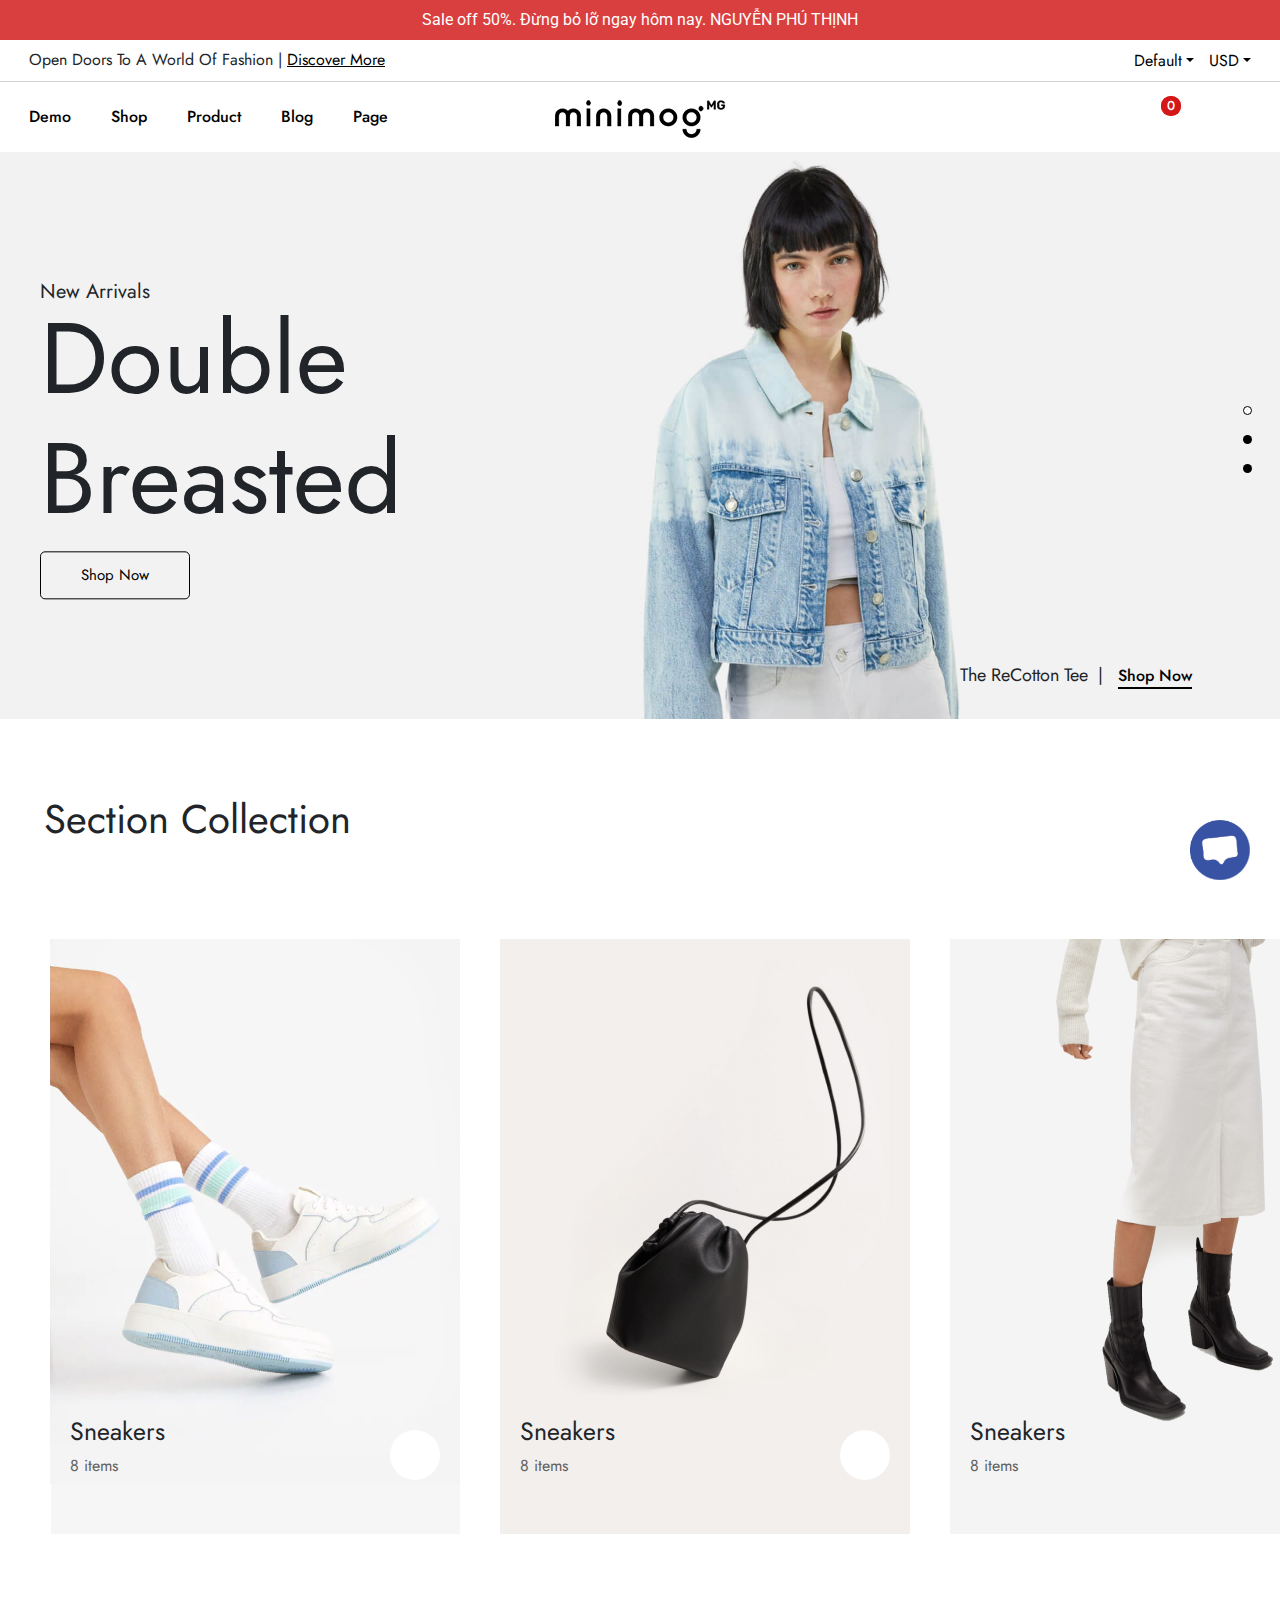
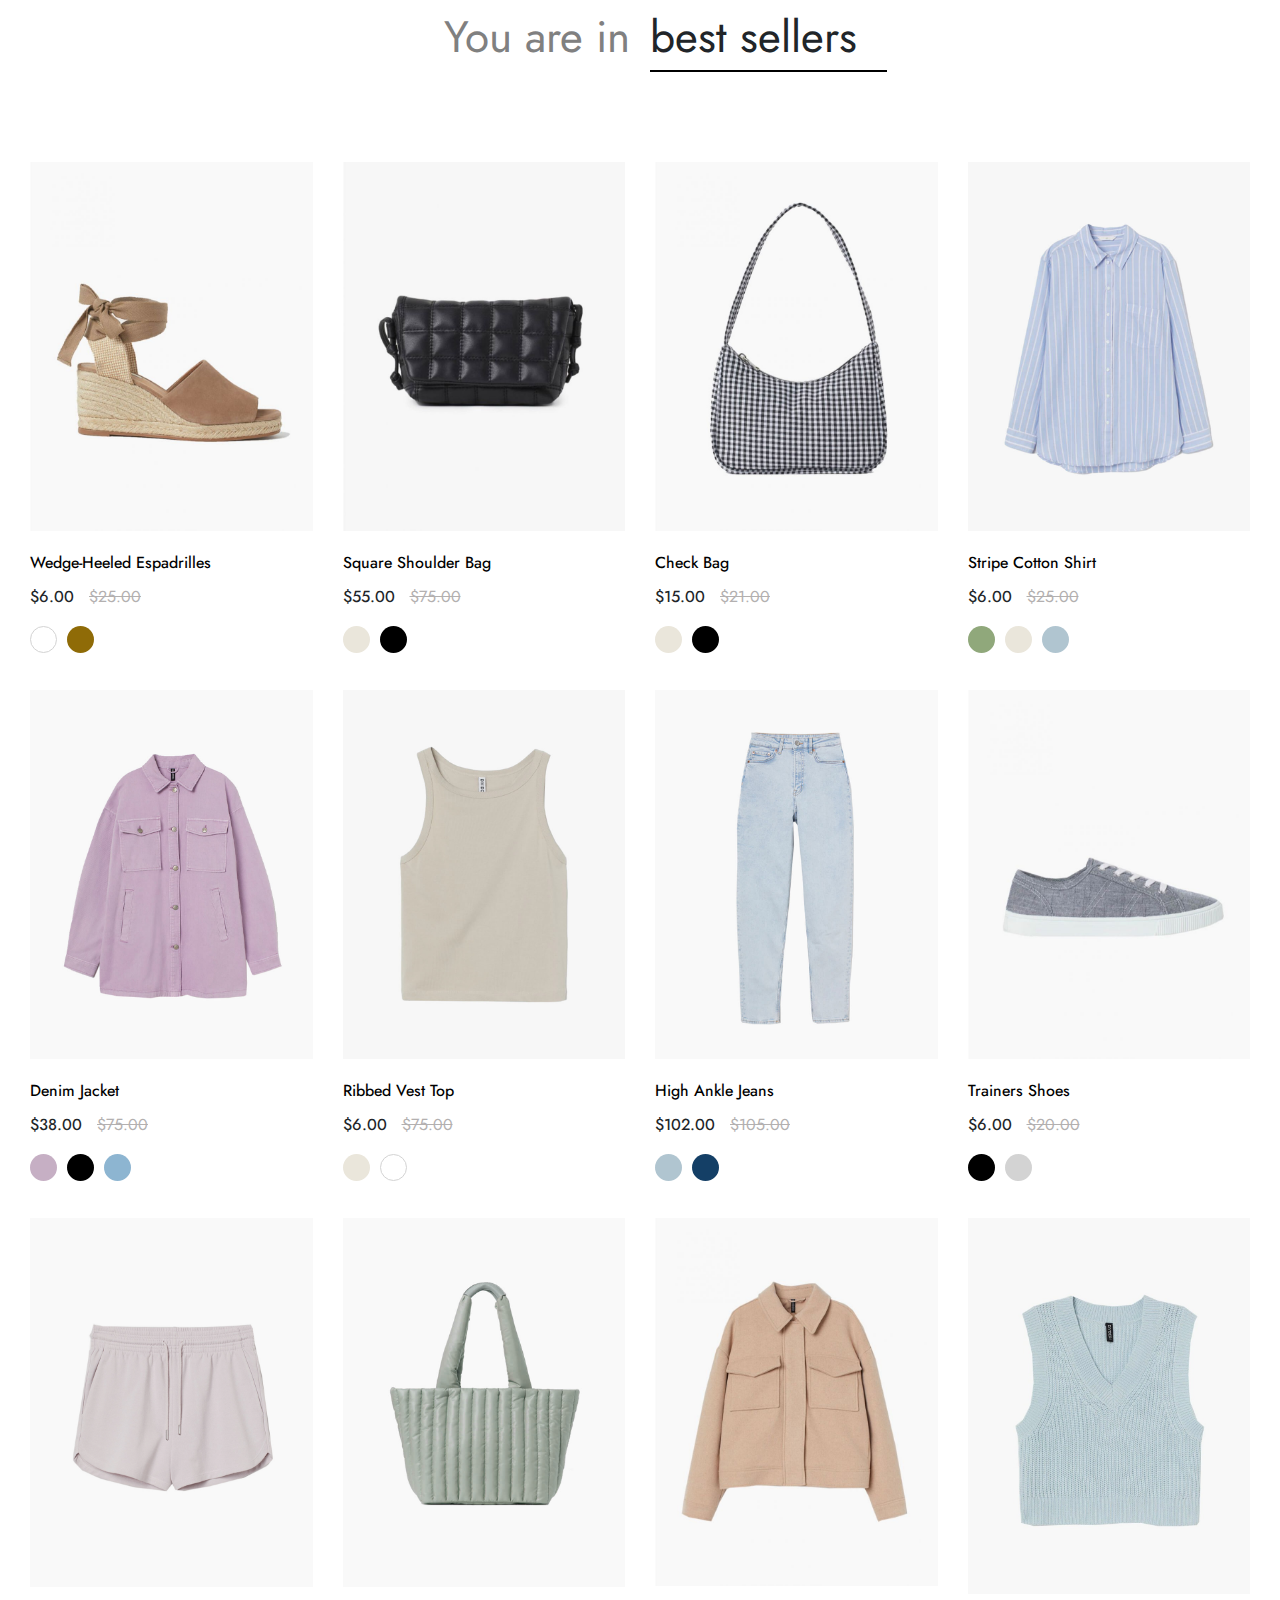
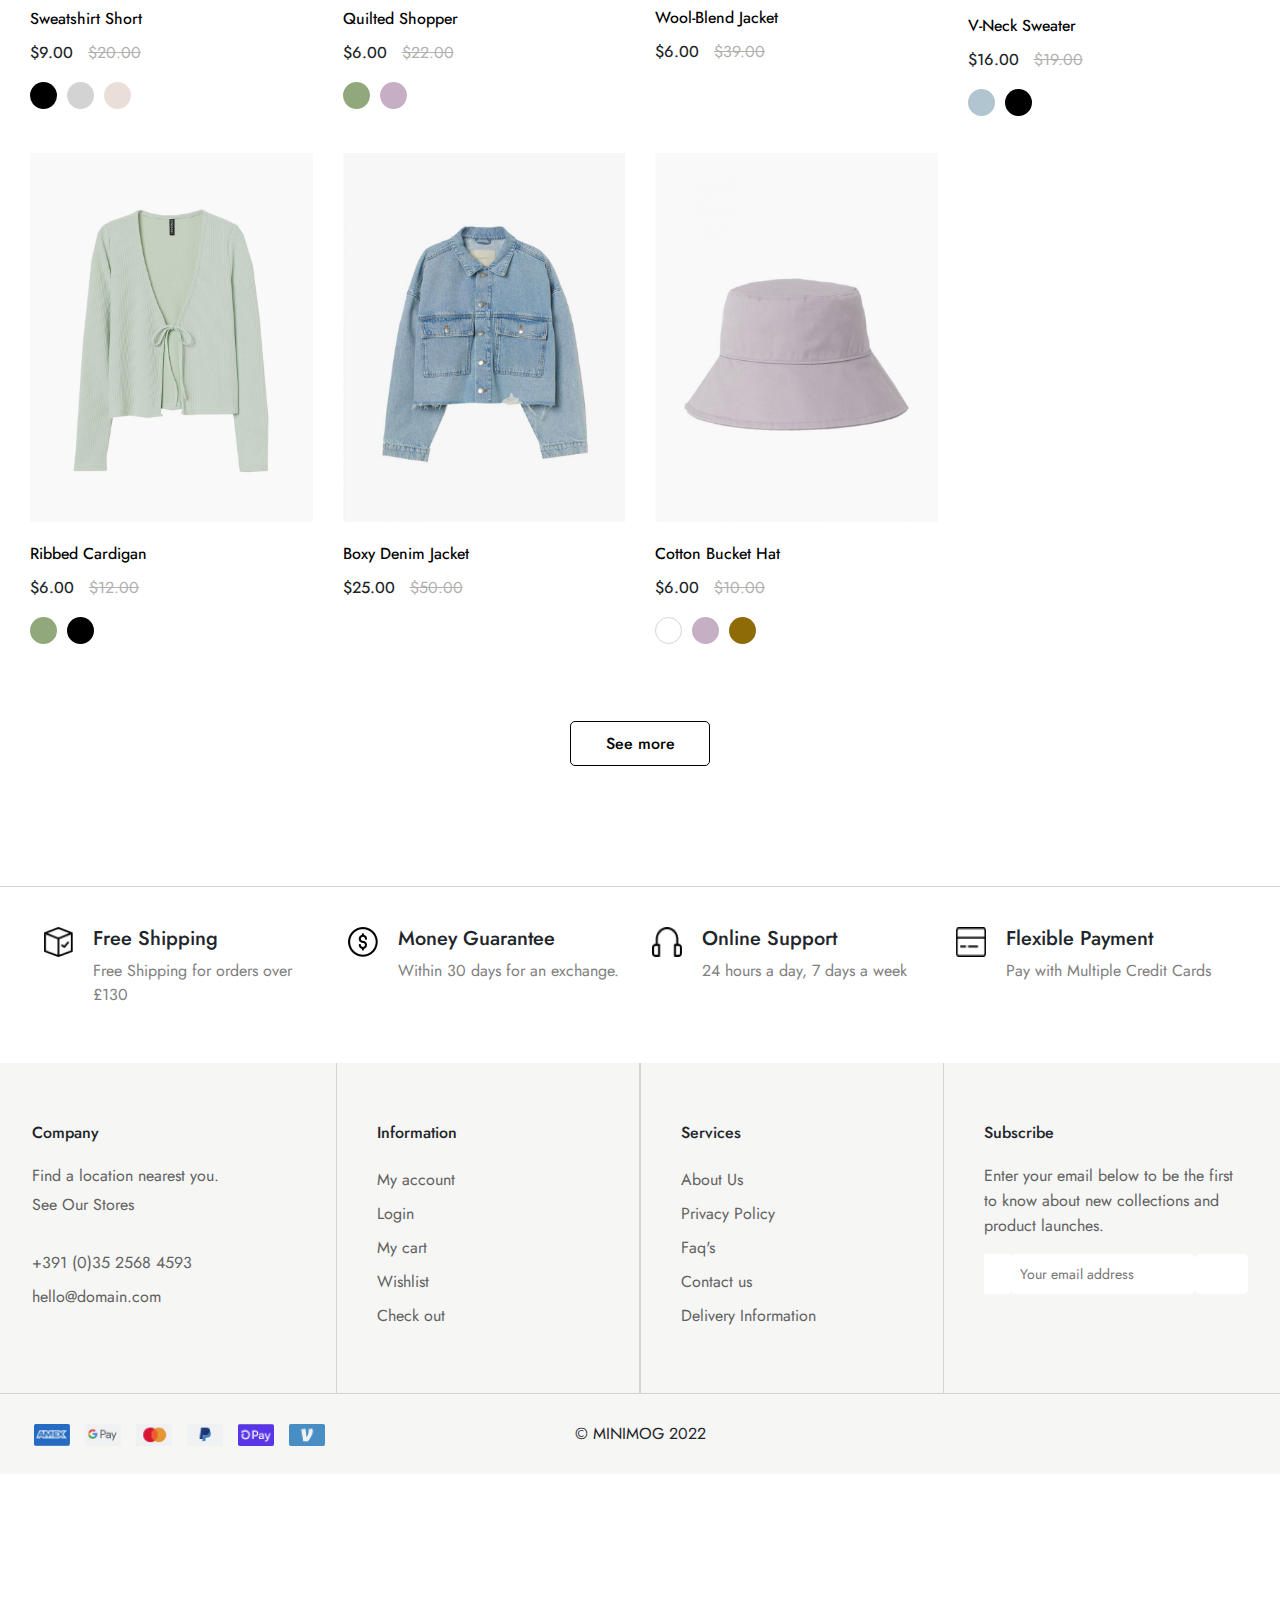
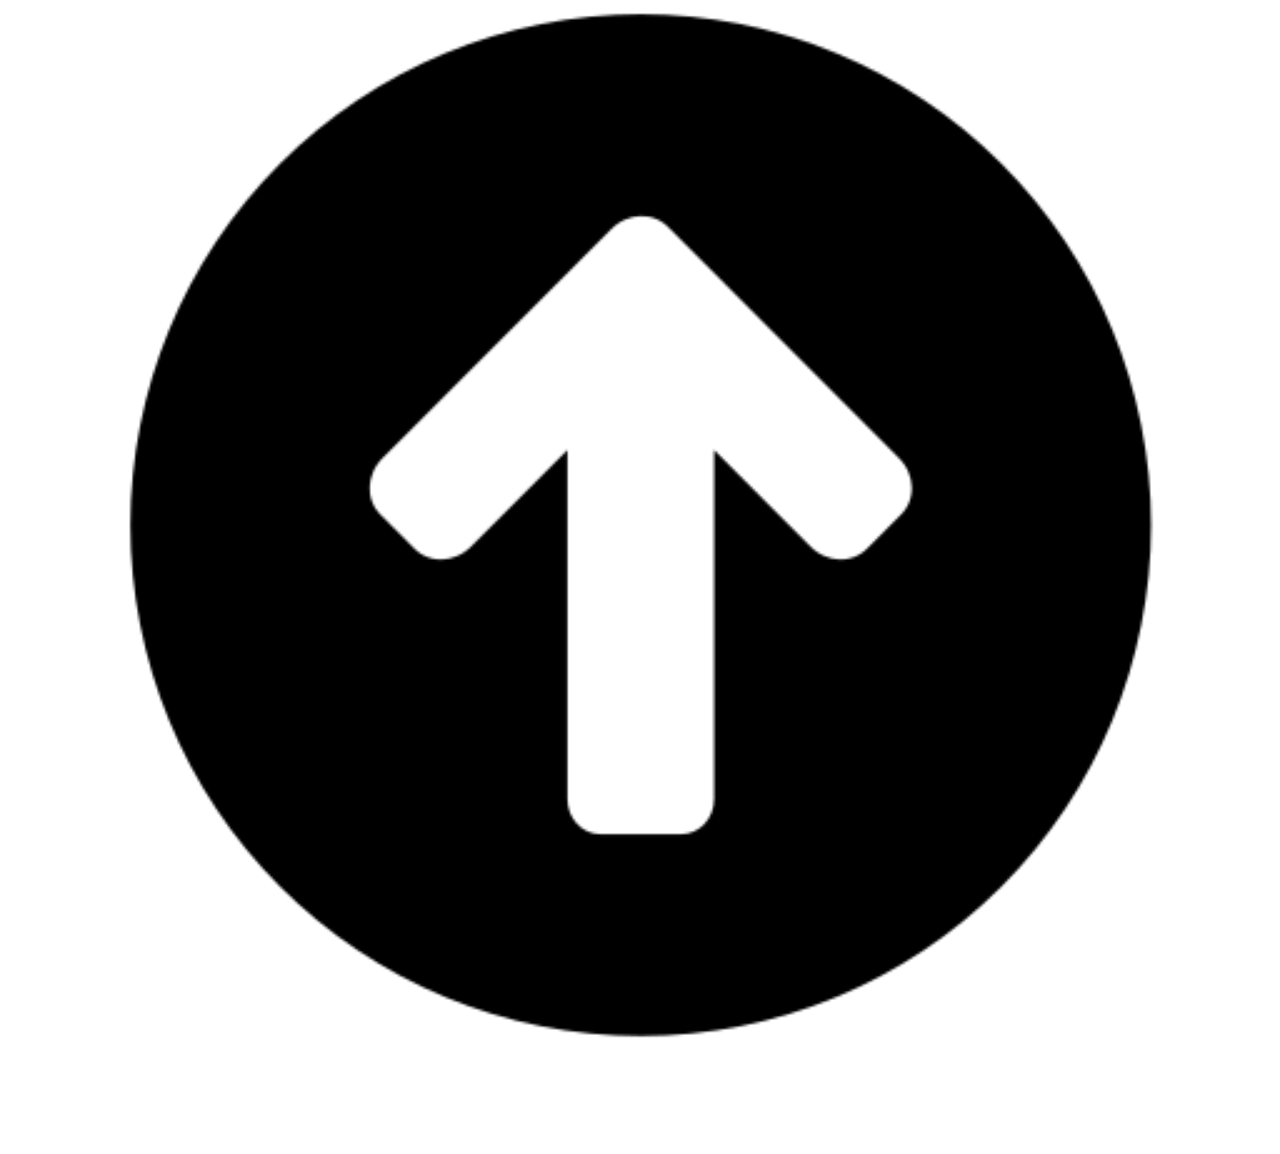
<file: index.html>
<!DOCTYPE html>
<html lang="en">

<head>
    <meta charset="UTF-8">
    <meta http-equiv="X-UA-Compatible" content="IE=edge">
    <meta name="viewport" content="width=device-width, initial-scale=1.0">
    <link rel="stylesheet" href="assets/css/normalize.css">
    <link rel="stylesheet" href="assets/css/style.css">
    <link href="https://cdn.jsdelivr.net/npm/bootstrap@5.2.3/dist/css/bootstrap.min.css" rel="stylesheet">
    <script src="https://cdn.jsdelivr.net/npm/bootstrap@5.2.3/dist/js/bootstrap.bundle.min.js"></script>
    <link rel="stylesheet" href="https://cdnjs.cloudflare.com/ajax/libs/font-awesome/6.2.1/css/all.min.css"
        integrity="sha512-MV7K8+y+gLIBoVD59lQIYicR65iaqukzvf/nwasF0nqhPay5w/9lJmVM2hMDcnK1OnMGCdVK+iQrJ7lzPJQd1w=="
        crossorigin="anonymous" referrerpolicy="no-referrer" />
    <link rel="preconnect" href="https://fonts.googleapis.com">
    <link rel="preconnect" href="https://fonts.gstatic.com" crossorigin>
    <link
        href="https://fonts.googleapis.com/css2?family=Jost:ital,wght@0,300;0,400;0,500;1,300;1,400;1,500&family=Roboto:ital,wght@0,300;0,400;1,300;1,400&display=swap"
        rel="stylesheet">
    <script src="https://ajax.googleapis.com/ajax/libs/jquery/3.6.1/jquery.min.js"></script>
    <title>Home</title>
</head>

<body>
    <!-- Top -->
    <div class="top1 container-fluid">
        <div class="row">
            <!-- <div class="col-12 d-flex align-items-center justify-content-center">Free Delivery on orders over $200. Don’t miss discount.</div> -->
            <div class="col-12 d-flex align-items-center justify-content-center">Sale off 50%. Đừng bỏ lỡ ngay hôm nay.
                NGUYỄN PHÚ THỊNH</div>
            <div class="top1-close"><i class="fa-solid fa-xmark"></i></div>
        </div>
    </div>
    <div class="top2 container-fluid">
        <div class="row">
            <div class="col-xxl-4 text-start">
                <a href="https://www.instagram.com/phuthinhnguyen1407/" target="_blank"><i
                        class="fa-brands fa-instagram"></i></a>
                <span>100k Followers</span>
                <a class="facebook" href="https://www.facebook.com/profile.php?id=100009223194372" target="_blank"><i
                        class="fa-brands fa-facebook"></i></a>
                <span>300k Followers</span>
            </div>
            <div class="col-md-9 col-xl-6 col-xxl-4">
                <span>Open Doors To A World Of Fashion </span><span>|</span>
                <a href=""> Discover More</a>
            </div>
            <div class="col-md-3 col-xl-6 col-xxl-4 text-end">
                <div class="btn-group">
                    <a class="dropdown-toggle" data-bs-toggle="dropdown" aria-expanded="false">Default</a>
                    <ul class="dropdown-menu dropdown-menu-end">
                        <li><a class="dropdown-item" href="#">Fashion 02</a></li>
                        <li><a class="dropdown-item" href="#">Fashion 03</a></li>
                        <li><a class="dropdown-item" href="#">Fashion 04</a></li>
                        <li><a class="dropdown-item" href="#">Fashion 05</a></li>
                        <li><a class="dropdown-item" href="#">Fashion 06</a></li>
                        <li><a class="dropdown-item" href="#">Fashion 07</a></li>
                        <li><a class="dropdown-item" href="#">Fashion 08</a></li>
                        <li><a class="dropdown-item" href="#">Fashion 09</a></li>
                        <li><a class="dropdown-item" href="#">Fashion 10</a></li>
                        <li><a class="dropdown-item" href="#">Fashion 11</a></li>
                        <li><a class="dropdown-item" href="#">Fashion 12</a></li>
                        <li><a class="dropdown-item" href="#">Fashion 13</a></li>
                        <li><a class="dropdown-item" href="#">Fashion RTL</a></li>
                    </ul>
                </div>
                <div class="btn-group">
                    <a class="dropdown-toggle" data-bs-toggle="dropdown" aria-expanded="false">USD</a>
                    <ul class="dropdown-menu dropdown-menu-end usd">
                        <li><a class="dropdown-item" href="#">GBP</a></li>
                        <li><a class="dropdown-item" href="#">EUR</a></li>
                    </ul>
                </div>
            </div>
        </div>
    </div>
    <nav class="container-fluid">
        <div class="row d-flex align-items-center">
            <div class="col-4 left">
                <ul>
                    <li>
                        <a href="index.html">Demo<i class="fa fa-chevron-down" aria-hidden="true"></i></a>
                        <div class="menu-dropdown">
                            <div class="menu-dropdown-item">
                                <div><a href="">Home V1</a><a id="hot">Hot</a></div>
                                <div><a href="">Home V2</a><a id="hot">Hot</a></div>
                                <div><a href="">Home V3</a><a id="hot">Hot</a></div>
                                <div><a href="">Home V4</a></div>
                                <div><a href="">Home V5</a></div>
                                <div><a href="">Home V6</a></div>
                                <div><a href="">Home V7</a></div>
                            </div>
                            <div class="menu-dropdown-item">
                                <div><a href="">Home V8</a></div>
                                <div><a href="">Home V9</a></div>
                                <div><a href="">Home V10</a></div>
                                <div><a href="">Home V11</a></div>
                                <div><a href="">Home V12</a></div>
                                <div><a href="">Home V13</a><a id="hot">Hot</a></div>
                                <div><a href="">Megastore</a><a id="hot">Hot</a></div>
                            </div>
                            <div class="menu-dropdown-item">
                                <div><a href="">Megamog</a><a id="hot">Hot</a></div>
                                <div><a href="">Supergear</a><a id="hot">Hot</a></div>
                                <div><a href="">Active Wear</a><a id="new">New</a></div>
                                <div><a href="">Furniture Store</a></div>
                                <div><a href="">Case Phone Store</a></div>
                                <div><a href="">Socks Store</a></div>
                                <div><a href="">Bedding Store</a></div>
                            </div>
                            <div class="menu-dropdown-item">
                                <div><a href="">Sneaker Store</a><a id="new">New</a></div>
                                <div><a href="">Jewelry Store</a></div>
                                <div><a href="">Bra Store</a><a id="hot">Hot</a></div>
                                <div><a href="">Backpack Store</a></div>
                                <div><a href="">Houseware Store</a></div>
                                <div><a href="">Hat Store</a></div>
                                <div><a href="">Bag Store</a></div>
                            </div>
                            <div class="menu-dropdown-item">
                                <div><a href="">Paintme Store</a></div>
                                <div><a href="">Watch Store</a></div>
                                <div><a href="">Header 1</a><a id="new">New</a></div>
                                <div><a href="">Header 2</a></div>
                                <div><a href="">Header 3</a><a id="hot">Hot</a></div>
                                <div><a href="">Header 4</a></div>
                                <div><a href="">Header 5</a></div>
                            </div>
                            <div class="menu-dropdown-item">
                                <div><a href="">Header Layout 6</a></div>
                                <div><a href="">Header Layout 7</a></div>
                                <div><a href="">Header Layout 8</a></div>
                                <div><a href="">Header Layout 9</a></div>
                                <div><a href="">Header Layout 10</a></div>
                                <div><a href="">Header Layout 11</a></div>
                                <div><a href="">Header Layout 12</a></div>
                            </div>
                        </div>
                    </li>

                    <li>
                        <a href="shop.html">Shop<i class="fa fa-chevron-down" aria-hidden="true"></i></a>
                        <div class="menu-dropdown">
                            <div class="menu-dropdown-item">
                                <div><a href="">Grid Layout</a></div>
                                <div><a href="">Masonry Layout</a></div>
                                <div> <a href="">Packery Layout</a></div>
                                <div><a href="">List View</a></div>
                                <div><a href="">Grid 2 Columns</a></div>
                                <div><a href="">Grid 3 Columns</a></div>
                            </div>
                            <div class="menu-dropdown-item">
                                <div><a href="">Grid 4 Columns</a></div>
                                <div><a href="">Grid 5 Columns</a></div>
                                <div><a href="">Left Sidebar</a></div>
                                <div><a href="">Right Sidebar</a></div>
                                <div><a href="">Canvas Sidebar</a></div>
                                <div><a href="">List - Left Sidebar</a></div>
                            </div>
                            <div class="menu-dropdown-item">
                                <div><a href="">Pagination</a></div>
                                <div><a href="">Load More Button</a></div>
                                <div><a href="">Infinit Scrolling</a></div>
                                <div><a href="">Collection & Product</a></div>
                            </div>
                            <div class="menu-dropdown-item">
                                <div><a href="">Hover Style 1</a></div>
                                <div><a href="">Hover Style 2</a></div>
                                <div><a href="">Hover Style 3</a></div>
                            </div>
                            <div class="menu-dropdown-item">
                                <img id="season" src="assets/images/home/shop_megamenu_01.jpeg" alt="">
                                <p>The new - season shoes edit</p>
                                <a href="" id="shopnow">Shop Now</a>
                            </div>
                        </div>
                    </li>

                    <li>
                        <a href="product.html">Product<i class="fa fa-chevron-down" aria-hidden="true"></i></a>
                        <div class="menu-dropdown">
                            <div class="menu-dropdown-item">
                                <div><a href="">Product Layout 1</a></div>
                                <div><a href="">Product Layout 2</a></div>
                                <div><a href="">Product Layout 3</a></div>
                                <div> <a href="">Product Layout 4</a></div>
                                <div><a href="">Bottom Thumbnails</a></div>
                                <div><a href="">Right Thumbnails</a></div>
                                <div><a href="">Without Thumbnails</a></div>
                                <div><a href="">Tab Accordions</a></div>
                                <div><a href="">Tab Accordions 2</a></div>
                            </div>
                            <div class="menu-dropdown-item">
                                <div><a href="">Images Swatch</a></div>
                                <div><a href="">Full Width</a></div>
                                <div><a href="">Custom Tab 1</a></div>
                                <div><a href="">Custom Tab 2</a></div>
                                <div><a href="">Upsell</a></div>
                                <div><a href="">Real Time Visitors</a></div>
                                <div><a href="">Save More</a></div>
                            </div>
                            <div class="menu-dropdown-item">
                                <div><a href="">Simple Product</a></div>
                                <div><a href="">Variable Product</a></div>
                                <div><a href="">Grouped Product</a></div>
                                <div><a href="">Bundle Product</a></div>
                                <div><a href="">Product Video</a></div>
                                <div><a href="">Inner Zoom #1</a></div>
                                <div><a href="">Inner Zoom #2</a></div>
                                <div><a href="">External Zoom</a></div>
                                <div><a href="">PhotoSwipe Popup</a></div>
                            </div>
                            <div class="menu-dropdown-item">
                                <p id="weekhighlight">This Week's Highlights</p>
                                <div class="menu-dropdown-item-product-wrap">
                                    <div class="menu-dropdown-item-product" id="menu-dropdown-item-product">
                                        <div class="item">
                                            <div class="item-top">
                                                <img src="assets/images/home/product_fashion_23_a_1.jpg" alt="">
                                                <div class="overlay-item1">
                                                    <button class="addtocard">Add to Card</button>
                                                </div>
                                                <div class="overlay-item2">
                                                    <div><span>Add to Wish List</span><i
                                                            class="fa-solid fa-caret-right"></i><a href=""><i
                                                                class="fa-regular fa-star" aria-hidden="true"></i></a>
                                                    </div>
                                                    <div><span>Add to Compare</span><i
                                                            class="fa-solid fa-caret-right"></i><a href=""><i
                                                                class="fa fa-code-compare" aria-hidden="true"></i></a>
                                                    </div>
                                                    <div><span>Quick View</span><i
                                                            class="fa-solid fa-caret-right"></i><a href=""><i
                                                                class="fa-regular fa-eye" aria-hidden="true"></i></a>
                                                    </div>
                                                </div>
                                                <div class="overlay-item3">
                                                    <img src="assets/images/home/product_fashion_23_a_3.jpg" alt="">
                                                </div>
                                            </div>
                                            <div class="item-center">
                                                <a href="">Boxy Denim Jacket</a>
                                                <p>$25.00</p>
                                                <p id="line-through">$21.00</p>
                                            </div>
                                        </div>
                                        <div class="item">
                                            <div class="item-top">
                                                <img src="assets/images/home/product_fashion_12_b_1_1.jpeg" alt="">
                                                <div class="overlay-item1">
                                                    <button class="addtocard">Add to Card</button>
                                                </div>
                                                <div class="overlay-item2">
                                                    <div><span>Add to Wish List</span><i
                                                            class="fa-solid fa-caret-right"></i><a href=""><i
                                                                class="fa-regular fa-star" aria-hidden="true"></i></a>
                                                    </div>
                                                    <div><span>Add to Compare</span><i
                                                            class="fa-solid fa-caret-right"></i><a href=""><i
                                                                class="fa fa-code-compare" aria-hidden="true"></i></a>
                                                    </div>
                                                    <div><span>Quick View</span><i
                                                            class="fa-solid fa-caret-right"></i><a href=""><i
                                                                class="fa-regular fa-eye" aria-hidden="true"></i></a>
                                                    </div>
                                                </div>
                                                <div class="overlay-item3">
                                                    <img src="assets/images/home/product_fashion_12_b_3.jpg" alt="">
                                                </div>
                                            </div>
                                            <div class="item-center">
                                                <a href="">Oversized Jacket</a>
                                                <p>$10.00</p>
                                                <p id="line-through">$18.00</p>
                                            </div>
                                        </div>
                                        <div class="item">
                                            <div class="item-top">
                                                <img src="assets/images/home/product_fashion_02_b_1_1.jpeg" alt="">
                                                <div class="overlay-item1">
                                                    <button class="addtocard">Add to Card</button>
                                                </div>
                                                <div class="overlay-item2">
                                                    <div><span>Add to Wish List</span><i
                                                            class="fa-solid fa-caret-right"></i><a href=""><i
                                                                class="fa-regular fa-star" aria-hidden="true"></i></a>
                                                    </div>
                                                    <div><span>Add to Compare</span><i
                                                            class="fa-solid fa-caret-right"></i><a href=""><i
                                                                class="fa fa-code-compare" aria-hidden="true"></i></a>
                                                    </div>
                                                    <div><span>Quick View</span><i
                                                            class="fa-solid fa-caret-right"></i><a href=""><i
                                                                class="fa-regular fa-eye" aria-hidden="true"></i></a>
                                                    </div>
                                                </div>
                                                <div class="overlay-item3">
                                                    <img src="assets/images/home/product_fashion_02_b_2_1.jpeg" alt="">
                                                </div>
                                            </div>
                                            <div class="item-center">
                                                <a href="">Boxy Denim Jacket</a>
                                                <p>$25.00</p>
                                                <p id="line-through">$21.00</p>
                                            </div>
                                        </div>
                                        <div class="item">
                                            <div class="item-top">
                                                <img src="assets/images/home/product_fashion_30_b_1.jpeg" alt="">
                                                <div class="overlay-item1">
                                                    <button class="addtocard">Add to Card</button>
                                                </div>
                                                <div class="overlay-item2">
                                                    <div><span>Add to Wish List</span><i
                                                            class="fa-solid fa-caret-right"></i><a href=""><i
                                                                class="fa-regular fa-star" aria-hidden="true"></i></a>
                                                    </div>
                                                    <div><span>Add to Compare</span><i
                                                            class="fa-solid fa-caret-right"></i><a href=""><i
                                                                class="fa fa-code-compare" aria-hidden="true"></i></a>
                                                    </div>
                                                    <div><span>Quick View</span><i
                                                            class="fa-solid fa-caret-right"></i><a href=""><i
                                                                class="fa-regular fa-eye" aria-hidden="true"></i></a>
                                                    </div>
                                                </div>
                                                <div class="overlay-item3">
                                                    <img src="assets/images/home/product_fashion_30_b_2.jpeg" alt="">
                                                </div>
                                            </div>
                                            <div class="item-center">
                                                <a href="">Oversized Jacket</a>
                                                <p>$10.00</p>
                                                <p id="line-through">$18.00</p>
                                            </div>
                                        </div>
                                    </div>
                                    <a id="arrow-left"><i class="fa fa-arrow-left" aria-hidden="true"></i></a>
                                    <a id="arrow-right"><i class="fa fa-arrow-right" aria-hidden="true"></i></a>
                                </div>
                                <script>
                                    let menu_dropdown_item_produc_wrap = document.getElementById("menu-dropdown-item-product");
                                    $("#arrow-left").bind("click", function name(params) {
                                        menu_dropdown_item_produc_wrap.scrollLeft = 0;
                                    })
                                    $("#arrow-right").bind("click", function name(params) {
                                        menu_dropdown_item_produc_wrap.scrollLeft = 400;
                                    })
                                </script>
                            </div>
                        </div>
                    </li>
                    <li>
                        <a href="blog.html">Blog<i class="fa fa-chevron-down" aria-hidden="true"></i></a>
                        <div class="menu-dropdown-page">
                            <a href="">Pop List</a>
                            <a href="">Grid 3 Columns</a>
                            <a href="blog.html">Grid 4 Columns</a>
                            <a href="">Grid With Sidebar</a>
                            <a href="blog-10picnic.html">Single Post 1</a>
                            <a href="">Single Post 2</a>
                            <a href="">Single Post 3</a>
                        </div>
                    </li>
                    <li>
                        <a href="">Page<i class="fa fa-chevron-down" aria-hidden="true"></i></a>
                        <div class="menu-dropdown-page">
                            <a href="aboutv1.html">About V1</a>
                            <a href="">About V2</a>
                            <a href="">About V3</a>
                            <a href="faq.html">FAQs</a>
                            <a href="404page.html">404 Page</a>
                            <a href="contactus.html">Contact Us</a>
                            <a href="findastore.html">Find A Store</a>
                        </div>
                    </li>
                </ul>
            </div>
            <div class="col-4 menu" data-bs-toggle="offcanvas" data-bs-target="#offcanvasWithBothOptions">
                <a class="bar"><i class="fa fa-bars" aria-hidden="true"></i></a>
            </div>
            <div class="offcanvas offcanvas-start" data-bs-scroll="true" tabindex="-1" id="offcanvasWithBothOptions"
                aria-labelledby="offcanvasWithBothOptionsLabel">
                <div class="offcanvas-header">
                    <div class="menu-show">
                        <div class="menu-show-wrap">
                            <div class="menu-show-item" data-itemid="item1">
                                <a href="index.html">Demo</a>
                                <a id="plus"><i class="fa-sharp fa-solid fa-plus"></i></a>
                                <a id="minus"><i class="fa fa-minus"></i></a>
                            </div>
                            <div class="menu-show-item-dropdown" id="item1">
                                <div class="item">
                                    <a href="">Fashion</a>
                                </div>
                                <div class="item">
                                    <a href="">Fashion</a>
                                </div>
                                <div class="item">
                                    <a href="">Minimog Store</a>
                                </div>
                                <div class="item">
                                    <a href="">Header Layout</a>
                                </div>
                                <div class="item">
                                    <a href="">Header Layout</a>
                                </div>
                            </div>
                            <div class="menu-show-item" data-itemid="item2">
                                <a href="shop.html">Shop</a>
                                <a id="plus"><i class="fa-sharp fa-solid fa-plus"></i></a>
                                <a id="minus"><i class="fa fa-minus"></i></a>
                            </div>
                            <div class="menu-show-item-dropdown" id="item2">
                                <div class="item">
                                    <a href="">Shop Pages</a>
                                </div>
                                <div class="item">
                                    <a href="">Shop Sidebar</a>
                                </div>
                                <div class="item">
                                    <a href="">Features</a>
                                </div>
                                <div class="item">
                                    <a href="">Hover Style</a>
                                </div>
                            </div>
                            <div class="menu-show-item" data-itemid="item3">
                                <a href="product.html">Product</a>
                                <a id="plus"><i class="fa-sharp fa-solid fa-plus"></i></a>
                                <a id="minus"><i class="fa fa-minus"></i></a>
                            </div>
                            <div class="menu-show-item-dropdown" id="item3">
                                <div class="item">
                                    <a href="">Product Layout</a>
                                </div>
                                <div class="item">
                                    <a href="">Product Detail</a>
                                </div>
                                <div class="item">
                                    <a href="">Product Type</a>
                                </div>
                                <div class="item">
                                    <a href="">Product Features</a>
                                </div>
                            </div>
                            <div class="menu-show-item" data-itemid="item4">
                                <a href="blog.html">Blog</a>
                                <a id="plus"><i class="fa-sharp fa-solid fa-plus"></i></a>
                                <a id="minus"><i class="fa fa-minus"></i></a>
                            </div>
                            <div class="menu-show-item-dropdown" id="item4">
                                <div class="item">
                                    <a href="">Post List</a>
                                </div>
                                <div class="item">
                                    <a href="">Grid 3 Columns</a>
                                </div>
                                <div class="item">
                                    <a href="blog.html">Grid 4 Columns</a>
                                </div>
                                <div class="item">
                                    <a href="">Grid With Sidebar</a>
                                </div>
                                <div class="item">
                                    <a href="blog-10picnic.html">Single Post 1</a>
                                </div>
                                <div class="item">
                                    <a href="">Single Post 2</a>
                                </div>
                                <div class="item">
                                    <a href="">Single Post 3</a>
                                </div>
                            </div>
                            <div class="menu-show-item" data-itemid="item5">
                                <a href="">Page</a>
                                <a id="plus"><i class="fa-sharp fa-solid fa-plus"></i></a>
                                <a id="minus"><i class="fa fa-minus"></i></a>
                            </div>
                            <div class="menu-show-item-dropdown" id="item5">
                                <div class="item">
                                    <a href="aboutv1.html">About V1</a>
                                </div>
                                <div class="item">
                                    <a href="">About V2</a>
                                </div>
                                <div class="item">
                                    <a href="">About V3</a>
                                </div>
                                <div class="item">
                                    <a href="faq.html">FAQs</a>
                                </div>
                                <div class="item">
                                    <a href="404page.html">404 Page</a>
                                </div>
                                <div class="item">
                                    <a href="contactus.html">Contact Us</a>
                                </div>
                                <div class="item">
                                    <a href="findastore.html">Find A Store</a>
                                </div>
                            </div>
                            <div class="menu-show-item-myaccount">
                                <i class="fa-regular fa-user" aria-hidden="true"></i><span>My Account</span>
                            </div>
                            <button>Sign in</button>
                            <button>Create An Account</button>
                        </div>
                        <div class="menu-show-close"><i class="fa-solid fa-xmark"></i></div>
                    </div>
                </div>
                <script>
                    $(".menu-show-item-dropdown").hide();
                    $(".menu-show-item").click(function name(params) {
                        $(this).children("#plus").toggle();
                        $(this).children("#minus").toggle();
                        let itemid = $(this).data("itemid");
                        $("#" + itemid).slideToggle();
                    })
                </script>
            </div>
            <div class="col-4 text-center center">
                <img src="assets/images/home/dark-logo_1n.png" alt="" onclick="window.location.href='index.html'">
            </div>
            <div class="col-4 right">
                <ul>
                    <li class="search"><a href=""><i class="fa fa-search" aria-hidden="true"></i></a><span
                            class="tooltiptext">Search</span></li>
                    <li class="user"><a href=""><i class="fa-regular fa-user" aria-hidden="true"></i></a><span
                            class="tooltiptext">Sign in</span></li>
                    <li class="star"><a href=""><i class="fa-regular fa-star" aria-hidden="true"></i></a><span
                            class="tooltiptext">My Wish List</span><a>0</a></li>
                    <li class="mycart"><a href=""><i class="fa fa-bag-shopping" aria-hidden="true"></i></a><span
                            class="tooltiptext">My Cart</span><a>0</a></li>
                </ul>
            </div>
        </div>
    </nav>

    <!-- img -->
    <div class="img">
        <div class="img-nav">
            <a href="javascript:currentSlide(0)" class="img-nav-button"></a>
            <a href="javascript:currentSlide(1)" class="img-nav-button"></a>
            <a href="javascript:currentSlide(2)" class="img-nav-button"></a>
        </div>
        <div class="img-wrap">
            <img src="assets/images/home/h1_slide_01.jpg" alt="">
            <div class="img-text">
                <p>New Arrivals</p>
                <div class="img-text-h1">
                    <h1>Double </h1>
                    <h1>Breasted</h1>
                </div>
                <a href="">Shop Now</a>
            </div>
            <div class="img-text-recotton">
                <p>The ReCotton Tee &nbsp;|</p><a href="">Shop Now</a>
            </div>
        </div>
        <div class="img-wrap">
            <img src="assets/images/home/h1_slide_02.jpg" alt="">
            <div class="img-text">
                <p>New Arrivals</p>
                <div class="img-text-h1">
                    <h1>Double </h1>
                    <h1>Breasted</h1>
                </div>
                <a href="">Shop Now</a>
            </div>
            <div class="img-text-recotton">
                <p>The ReCotton Tee &nbsp;|</p><a href="">Shop Now</a>
            </div>
        </div>
        <div class="img-wrap">
            <img src="assets/images/home/h1_slide_03.jpg" alt="">
            <div class="img-text">
                <p>New Arrivals</p>
                <div class="img-text-h1">
                    <h1>Double </h1>
                    <h1>Breasted</h1>
                </div>
                <a href="">Shop Now</a>
            </div>
            <div class="img-text-recotton">
                <p>The ReCotton Tee &nbsp;|</p><a href="">Shop Now</a>
            </div>
        </div>
    </div>
    <script>
        let imgslide = document.getElementsByClassName("img-wrap");
        let imgnav = document.getElementsByClassName("img-nav-button");
        let index = 1;
        for (let i = 0; i < imgslide.length; i++) {
            imgslide[i].style.display = "none";
        }
        imgslide[0].style.display = "block";
        imgnav[0].style.backgroundColor = "white";
        imgnav[0].style.border = "1px solid black";

        function slide() {
            for (let i = 0; i < imgslide.length; i++) {
                imgslide[i].style.display = "none";
                imgnav[i].style.backgroundColor = "black";
            }
            imgslide[index].style.display = "block";
            imgnav[index].style.backgroundColor = "white";
            imgnav[index].style.border = "1px solid black";

            if (index == imgslide.length - 1) {
                index = 0;
            }
            else index++;
        }
        function currentSlide(currentindex) {
            for (let i = 0; i < imgslide.length; i++) {
                imgslide[i].style.display = "none";
                imgnav[i].style.backgroundColor = "black";
            }
            index = currentindex;
            imgslide[index].style.display = "block";
            imgnav[index].style.backgroundColor = "white";
            imgnav[index].style.border = "1px solid black";

        }
        setInterval(slide, 5000); 
    </script>


    <!-- section-collection -->
    <div class="section-collection-head container-fluid">
        <div class="row d-flex justify-content-center align-items-center">
            <span class="col-8 text-start">Section Collection</span>
            <div class="arrow col-4 text-end">
                <a class="arrow"><i class="fa fa-arrow-left" aria-hidden="true"></i></a>
                <a class="arrow"><i class="fa fa-arrow-right" aria-hidden="true"></i></a>
            </div>
        </div>
    </div>
    <div class="section-collection-content">
        <div class="item zoom">
            <div class="content">
                <img src="assets/images/home/cat_01.jpg" alt="">
                <div class="text">
                    <div class="text-content">
                        <h2>Sneakers</h2>
                        <p>8 items</p>
                    </div>
                    <a href=""><i class="fa fa-arrow-right" aria-hidden="true"></i></a>
                </div>
            </div>
        </div>
        <div class="item zoom">
            <div class="content">
                <img src="assets/images/home/cat_02.jpg" alt="">
                <div class="text">
                    <div class="text-content">
                        <h2>Sneakers</h2>
                        <p>8 items</p>
                    </div>
                    <a href=""><i class="fa fa-arrow-right" aria-hidden="true"></i></a>
                </div>
            </div>
        </div>
        <div class="item zoom">
            <div class="content">
                <img src="assets/images/home/cat_03.jpg" alt="">
                <div class="text">
                    <div class="text-content">
                        <h2>Sneakers</h2>
                        <p>8 items</p>
                    </div>
                    <a href=""><i class="fa fa-arrow-right" aria-hidden="true"></i></a>
                </div>
            </div>
        </div>
        <div class="item zoom">
            <div class="content">
                <img src="assets/images/home/cat_04.jpg" alt="">
                <div class="text">
                    <div class="text-content">
                        <h2>Sneakers</h2>
                        <p>8 items</p>
                    </div>
                    <a href=""><i class="fa fa-arrow-right" aria-hidden="true"></i></a>
                </div>
            </div>
        </div>
        <div class="item zoom">
            <div class="content">
                <img src="assets/images/home/cat_05.jpg" alt="">
                <div class="text">
                    <div class="text-content">
                        <h2>Sneakers</h2>
                        <p>8 items</p>
                    </div>
                    <a href=""><i class="fa fa-arrow-right" aria-hidden="true"></i></a>
                </div>
            </div>
        </div>
        <div class="item zoom">
            <div class="content">
                <img src="assets/images/home/cat_06.jpg" alt="">
                <div class="text">
                    <div class="text-content">
                        <h2>Sneakers</h2>
                        <p>8 items</p>
                    </div>
                    <a href=""><i class="fa fa-arrow-right" aria-hidden="true"></i></a>
                </div>
            </div>
        </div>
        <div class="item zoom">
            <div class="content">
                <img src="assets/images/home/cat_07.jpg" alt="">
                <div class="text">
                    <div class="text-content">
                        <h2>Sneakers</h2>
                        <p>8 items</p>
                    </div>
                    <a href=""><i class="fa fa-arrow-right" aria-hidden="true"></i></a>
                </div>
            </div>
        </div>
        <div class="item zoom">
            <div class="content">
                <img src="assets/images/home/cat_08.jpg" alt="">
                <div class="text">
                    <div class="text-content">
                        <h2>Sneakers</h2>
                        <p>8 items</p>
                    </div>
                    <a href=""><i class="fa fa-arrow-right" aria-hidden="true"></i></a>
                </div>
            </div>
        </div>
    </div>
    <script>
        let wrapper = document.querySelector(".section-collection-content");
        let pressed = false;
        let startX = 0;
        wrapper.addEventListener("mousedown", function (e) {
            pressed = true;
            startX = e.clientX;
            console.log(e.clientX)
        })
        wrapper.addEventListener("mouseleave", function (e) {
            pressed = false;
        })
        window.addEventListener("mouseup", function (e) {
            pressed = false;
        })
        wrapper.addEventListener("mousemove", function (e) {
            if (!pressed) {
                return
            }
            this.scrollLeft += (startX - e.clientX) * 2;
            $(".arrow").children("a").css({ "color": "black" });
        })
        $(".arrow").children("a").hover(function name(params) {
            $(this).css({ "cursor": "pointer" })
        })
        $(".arrow").children("a").last().click(function name(params) {
            wrapper.scrollLeft += 2050;
            $(this).css({ "color": "gray" });
            $(".arrow").children("a").first().css({ "color": "black" });
        })
        $(".arrow").children("a").first().click(function name(params) {
            wrapper.scrollLeft -= 2050;
            $(this).css({ "color": "gray" });
            $(".arrow").children("a").last().css({ "color": "black" });
        })
        if (wrapper.scrollLeft == 0) {
            $(".arrow").children("a").first().css({ "color": "gray" })
        }

    </script>

    <!-- youarein -->
    <div class="youarein">
        <div class="youarein-content">
            <span>You are in</span>
        </div>
        <div class="youarein-content">
            <p>best sellers<i class="fa fa-chevron-down" aria-hidden="true"></i></p>
            <div class="dropdown">
                <a>best sellers</a>
                <a>on sale</a>
                <a>top trending</a>
            </div>
        </div>
    </div>
    <script>
        $(".youarein-content").children("p").click(function name(params) {
            $(".dropdown").fadeToggle()
        })
        $(".youarein-content").find("a").click(function name(params) {
            $(".youarein-content").children("p").html($(this).text() + '<i class="fa fa-chevron-down" aria-hidden="true"></i>')
            $(".dropdown").fadeToggle()
        })
    </script>

    <!-- product -->
    <div class="product">
        <div class="item">
            <div class="item-top">
                <img src="assets/images/home/product_fashion_19_a_3.jpeg" alt="">
                <div class="overlay-item1">
                    <button class="addtocard">Add to Card</button>
                </div>
                <div class="overlay-item2">
                    <div><span>Add to Wish List</span><i class="fa-solid fa-caret-right"></i><a href=""><i
                                class="fa-regular fa-star" aria-hidden="true"></i></a></div>
                    <div><span>Add to Compare</span><i class="fa-solid fa-caret-right"></i><a href=""><i
                                class="fa fa-code-compare" aria-hidden="true"></i></a></div>
                    <div><span>Quick View</span><i class="fa-solid fa-caret-right"></i><a href=""><i
                                class="fa-regular fa-eye" aria-hidden="true"></i></a></div>
                </div>
                <div class="overlay-item3">
                    <img src="assets/images/home/product_fashion_04_2.jpeg" alt="">
                </div>
            </div>
            <div class="item-center">
                <a href="">Wedge-Heeled Espadrilles</a>
                <p>$6.00</p>
                <p id="line-through">$25.00</p>
            </div>
            <div class="item-bottom">
                <div class="item-bottom-color">
                    <div class="color">
                        <a style="background-color: white;border:1px solid lightgray"></a>
                    </div>
                    <div class="tooltip-text">
                        <span>White</span><i class="fa-solid fa-caret-down"></i>
                    </div>
                </div>
                <div class="item-bottom-color">
                    <div class="color">
                        <a style="background-color:rgb(143, 107, 7);"></a>
                    </div>
                    <div class="tooltip-text">
                        <span>Brown</span><i class="fa-solid fa-caret-down"></i>
                    </div>
                </div>
            </div>
        </div>
        <div class="item">
            <div class="item-top">
                <img src="assets/images/home/product_fashion_16_a_1.jpeg" alt="">
                <div class="overlay-item1">
                    <button class="addtocard">Add to Card</button>
                </div>
                <div class="overlay-item2">
                    <div><span>Add to Wish List</span><i class="fa-solid fa-caret-right"></i><a href=""><i
                                class="fa-regular fa-star" aria-hidden="true"></i></a></div>
                    <div><span>Add to Compare</span><i class="fa-solid fa-caret-right"></i><a href=""><i
                                class="fa fa-code-compare" aria-hidden="true"></i></a></div>
                    <div><span>Quick View</span><i class="fa-solid fa-caret-right"></i><a href=""><i
                                class="fa-regular fa-eye" aria-hidden="true"></i></a></div>
                </div>
                <div class="overlay-item3">
                    <img src="assets/images/home/product_fashion_16_a_4.jpeg" alt="">
                </div>
            </div>
            <div class="item-center">
                <a href="">Square Shoulder Bag</a>
                <p>$55.00</p>
                <p id="line-through">$75.00</p>
            </div>
            <div class="item-bottom">
                <div class="item-bottom-color">
                    <div class="color">
                        <a style="background-color: #EAE6DB"></a>
                    </div>
                    <div class="tooltip-text">
                        <span>Beige</span><i class="fa-solid fa-caret-down"></i>
                    </div>
                </div>
                <div class="item-bottom-color">
                    <div class="color">
                        <a style="background-color:black;"></a>
                    </div>
                    <div class="tooltip-text">
                        <span>Black</span><i class="fa-solid fa-caret-down"></i>
                    </div>
                </div>
            </div>
        </div>
        <div class="item">
            <div class="item-top">
                <img src="assets/images/home/product_fashion_03_1.jpg" alt="">
                <div class="overlay-item1">
                    <button class="addtocard">Add to Card</button>
                </div>
                <div class="overlay-item2">
                    <div><span>Add to Wish List</span><i class="fa-solid fa-caret-right"></i><a href=""><i
                                class="fa-regular fa-star" aria-hidden="true"></i></a></div>
                    <div><span>Add to Compare</span><i class="fa-solid fa-caret-right"></i><a href=""><i
                                class="fa fa-code-compare" aria-hidden="true"></i></a></div>
                    <div><span>Quick View</span><i class="fa-solid fa-caret-right"></i><a href=""><i
                                class="fa-regular fa-eye" aria-hidden="true"></i></a></div>
                </div>
                <div class="overlay-item3">
                    <img src="assets/images/home/product_fashion_03_3.jpg" alt="">
                </div>
            </div>
            <div class="item-center">
                <a href="">Check Bag</a>
                <p>$15.00</p>
                <p id="line-through">$21.00</p>
            </div>
            <div class="item-bottom">
                <div class="item-bottom-color">
                    <div class="color">
                        <a style="background-color: #EAE6DB"></a>
                    </div>
                    <div class="tooltip-text">
                        <span>Beige</span><i class="fa-solid fa-caret-down"></i>
                    </div>
                </div>
                <div class="item-bottom-color">
                    <div class="color">
                        <a style="background-color:black;"></a>
                    </div>
                    <div class="tooltip-text">
                        <span>Black</span><i class="fa-solid fa-caret-down"></i>
                    </div>
                </div>
            </div>
        </div>
        <div class="item">
            <div class="item-top">
                <img src="assets/images/home/product_fashion_13_b_1.jpeg" alt="">
                <div class="overlay-item1">
                    <button class="addtocard">Add to Card</button>
                </div>
                <div class="overlay-item2">
                    <div><span>Add to Wish List</span><i class="fa-solid fa-caret-right"></i><a href=""><i
                                class="fa-regular fa-star" aria-hidden="true"></i></a></div>
                    <div><span>Add to Compare</span><i class="fa-solid fa-caret-right"></i><a href=""><i
                                class="fa fa-code-compare" aria-hidden="true"></i></a></div>
                    <div><span>Quick View</span><i class="fa-solid fa-caret-right"></i><a href=""><i
                                class="fa-regular fa-eye" aria-hidden="true"></i></a></div>
                </div>
                <div class="overlay-item3">
                    <img src="assets/images/home/product_fashion_13_b_2.jpeg" alt="">
                </div>
            </div>
            <div class="item-center">
                <a href="">Stripe Cotton Shirt</a>
                <p>$6.00</p>
                <p id="line-through">$25.00</p>
            </div>
            <div class="item-bottom">
                <div class="item-bottom-color">
                    <div class="color">
                        <a style="background-color: #90A87B"></a>
                    </div>
                    <div class="tooltip-text">
                        <span>Green</span><i class="fa-solid fa-caret-down"></i>
                    </div>
                </div>
                <div class="item-bottom-color">
                    <div class="color">
                        <a style="background-color: #EAE6DB"></a>
                    </div>
                    <div class="tooltip-text">
                        <span>Beige</span><i class="fa-solid fa-caret-down"></i>
                    </div>
                </div>
                <div class="item-bottom-color">
                    <div class="color">
                        <a style="background-color: #B0C5D0"></a>
                    </div>
                    <div class="tooltip-text">
                        <span>Light Blue</span><i class="fa-solid fa-caret-down"></i>
                    </div>
                </div>
            </div>
        </div>
        <div class="item">
            <div class="item-top">
                <img src="assets/images/home/product_fashion_36_a_1.jpeg" alt="">
                <div class="overlay-item1">
                    <button class="addtocard">Add to Card</button>
                </div>
                <div class="overlay-item2">
                    <div><span>Add to Wish List</span><i class="fa-solid fa-caret-right"></i><a href=""><i
                                class="fa-regular fa-star" aria-hidden="true"></i></a></div>
                    <div><span>Add to Compare</span><i class="fa-solid fa-caret-right"></i><a href=""><i
                                class="fa fa-code-compare" aria-hidden="true"></i></a></div>
                    <div><span>Quick View</span><i class="fa-solid fa-caret-right"></i><a href=""><i
                                class="fa-regular fa-eye" aria-hidden="true"></i></a></div>
                </div>
                <div class="overlay-item3">
                    <img src="assets/images/home/product_fashion_36_a_2.jpeg" alt="">
                </div>
            </div>
            <div class="item-center">
                <a href="">Denim Jacket</a>
                <p>$38.00</p>
                <p id="line-through">$75.00</p>
            </div>
            <div class="item-bottom">
                <div class="item-bottom-color">
                    <div class="color">
                        <a style="background-color: #C6AFC4"></a>
                    </div>
                    <div class="tooltip-text">
                        <span>Light Purple</span><i class="fa-solid fa-caret-down"></i>
                    </div>
                </div>
                <div class="item-bottom-color">
                    <div class="color">
                        <a style="background-color: black"></a>
                    </div>
                    <div class="tooltip-text">
                        <span>Black</span><i class="fa-solid fa-caret-down"></i>
                    </div>
                </div>
                <div class="item-bottom-color">
                    <div class="color">
                        <a style="background-color: #8DB5D1"></a>
                    </div>
                    <div class="tooltip-text">
                        <span>Blue</span><i class="fa-solid fa-caret-down"></i>
                    </div>
                </div>
            </div>
        </div>
        <div class="item">
            <div class="item-top">
                <img src="assets/images/home/product_fashion_14_a_1.jpeg" alt="">
                <div class="overlay-item1">
                    <button class="addtocard">Add to Card</button>
                </div>
                <div class="overlay-item2">
                    <div><span>Add to Wish List</span><i class="fa-solid fa-caret-right"></i><a href=""><i
                                class="fa-regular fa-star" aria-hidden="true"></i></a></div>
                    <div><span>Add to Compare</span><i class="fa-solid fa-caret-right"></i><a href=""><i
                                class="fa fa-code-compare" aria-hidden="true"></i></a></div>
                    <div><span>Quick View</span><i class="fa-solid fa-caret-right"></i><a href=""><i
                                class="fa-regular fa-eye" aria-hidden="true"></i></a></div>
                </div>
                <div class="overlay-item3">
                    <img src="assets/images/home/product_fashion_14_a_2.jpeg" alt="">
                </div>
            </div>
            <div class="item-center">
                <a href="">Ribbed Vest Top</a>
                <p>$6.00</p>
                <p id="line-through">$75.00</p>
            </div>
            <div class="item-bottom">
                <div class="item-bottom-color">
                    <div class="color">
                        <a style="background-color: #EAE6DB"></a>
                    </div>
                    <div class="tooltip-text">
                        <span>Beige</span><i class="fa-solid fa-caret-down"></i>
                    </div>
                </div>
                <div class="item-bottom-color">
                    <div class="color">
                        <a style="background-color: white;border:1px solid lightgray"></a>
                    </div>
                    <div class="tooltip-text">
                        <span>White</span><i class="fa-solid fa-caret-down"></i>
                    </div>
                </div>
            </div>
        </div>
        <div class="item">
            <div class="item-top">
                <img src="assets/images/home/product_fashion_35_b_1_1.jpeg" alt="">
                <div class="overlay-item1">
                    <button class="addtocard">Add to Card</button>
                </div>
                <div class="overlay-item2">
                    <div><span>Add to Wish List</span><i class="fa-solid fa-caret-right"></i><a href=""><i
                                class="fa-regular fa-star" aria-hidden="true"></i></a></div>
                    <div><span>Add to Compare</span><i class="fa-solid fa-caret-right"></i><a href=""><i
                                class="fa fa-code-compare" aria-hidden="true"></i></a></div>
                    <div><span>Quick View</span><i class="fa-solid fa-caret-right"></i><a href=""><i
                                class="fa-regular fa-eye" aria-hidden="true"></i></a></div>
                </div>
                <div class="overlay-item3">
                    <img src="assets/images/home/product_fashion_35_b_2_1.jpeg" alt="">
                </div>
            </div>
            <div class="item-center">
                <a href="">High Ankle Jeans</a>
                <p>$102.00</p>
                <p id="line-through">$105.00</p>
            </div>
            <div class="item-bottom">
                <div class="item-bottom-color">
                    <div class="color">
                        <a style="background-color: #B0C5D0"></a>
                    </div>
                    <div class="tooltip-text">
                        <span>Light Blue</span><i class="fa-solid fa-caret-down"></i>
                    </div>
                </div>
                <div class="item-bottom-color">
                    <div class="color">
                        <a style="background-color: #143F66"></a>
                    </div>
                    <div class="tooltip-text">
                        <span>Dark Blue</span><i class="fa-solid fa-caret-down"></i>
                    </div>
                </div>
            </div>
        </div>
        <div class="item">
            <div class="item-top">
                <img src="assets/images/home/product_fashion_34_a_1.jpeg" alt="">
                <div class="overlay-item1">
                    <button class="addtocard">Add to Card</button>
                </div>
                <div class="overlay-item2">
                    <div><span>Add to Wish List</span><i class="fa-solid fa-caret-right"></i><a href=""><i
                                class="fa-regular fa-star" aria-hidden="true"></i></a></div>
                    <div><span>Add to Compare</span><i class="fa-solid fa-caret-right"></i><a href=""><i
                                class="fa fa-code-compare" aria-hidden="true"></i></a></div>
                    <div><span>Quick View</span><i class="fa-solid fa-caret-right"></i><a href=""><i
                                class="fa-regular fa-eye" aria-hidden="true"></i></a></div>
                </div>
                <div class="overlay-item3">
                    <img src="assets/images/home/product_fashion_34_a_2.jpeg" alt="">
                </div>
            </div>
            <div class="item-center">
                <a href="">Trainers Shoes</a>
                <p>$6.00</p>
                <p id="line-through">$20.00</p>
            </div>
            <div class="item-bottom">
                <div class="item-bottom-color">
                    <div class="color">
                        <a style="background-color: black"></a>
                    </div>
                    <div class="tooltip-text">
                        <span>Black</span><i class="fa-solid fa-caret-down"></i>
                    </div>
                </div>
                <div class="item-bottom-color">
                    <div class="color">
                        <a style="background-color: lightgray"></a>
                    </div>
                    <div class="tooltip-text">
                        <span>Grey</span><i class="fa-solid fa-caret-down"></i>
                    </div>
                </div>
            </div>
        </div>
        <div class="item">
            <div class="item-top">
                <img src="assets/images/home/product_fashion_38_c_1_1_.png" alt="">
                <div class="overlay-item1">
                    <button class="addtocard">Add to Card</button>
                </div>
                <div class="overlay-item2">
                    <div><span>Add to Wish List</span><i class="fa-solid fa-caret-right"></i><a href=""><i
                                class="fa-regular fa-star" aria-hidden="true"></i></a></div>
                    <div><span>Add to Compare</span><i class="fa-solid fa-caret-right"></i><a href=""><i
                                class="fa fa-code-compare" aria-hidden="true"></i></a></div>
                    <div><span>Quick View</span><i class="fa-solid fa-caret-right"></i><a href=""><i
                                class="fa-regular fa-eye" aria-hidden="true"></i></a></div>
                </div>
                <div class="overlay-item3">
                    <img src="assets/images/home/product_fashion_38_c_4.jpeg" alt="">
                </div>
            </div>
            <div class="item-center">
                <a href="">Sweatshirt Short</a>
                <p>$9.00</p>
                <p id="line-through">$20.00</p>
            </div>
            <div class="item-bottom">
                <div class="item-bottom-color">
                    <div class="color">
                        <a style="background-color: black"></a>
                    </div>
                    <div class="tooltip-text">
                        <span>Black</span><i class="fa-solid fa-caret-down"></i>
                    </div>
                </div>
                <div class="item-bottom-color">
                    <div class="color">
                        <a style="background-color: lightgray"></a>
                    </div>
                    <div class="tooltip-text">
                        <span>Grey</span><i class="fa-solid fa-caret-down"></i>
                    </div>
                </div>
                <div class="item-bottom-color">
                    <div class="color">
                        <a style="background-color: #EADED9"></a>
                    </div>
                    <div class="tooltip-text">
                        <span>Light Pink</span><i class="fa-solid fa-caret-down"></i>
                    </div>
                </div>
            </div>
        </div>
        <div class="item">
            <div class="item-top">
                <img src="assets/images/home/product_fashion_30_b_1.jpeg" alt="">
                <div class="overlay-item1">
                    <button class="addtocard">Add to Card</button>
                </div>
                <div class="overlay-item2">
                    <div><span>Add to Wish List</span><i class="fa-solid fa-caret-right"></i><a href=""><i
                                class="fa-regular fa-star" aria-hidden="true"></i></a></div>
                    <div><span>Add to Compare</span><i class="fa-solid fa-caret-right"></i><a href=""><i
                                class="fa fa-code-compare" aria-hidden="true"></i></a></div>
                    <div><span>Quick View</span><i class="fa-solid fa-caret-right"></i><a href=""><i
                                class="fa-regular fa-eye" aria-hidden="true"></i></a></div>
                </div>
                <div class="overlay-item3">
                    <img src="assets/images/home/product_fashion_30_b_2.jpeg" alt="">
                </div>
            </div>
            <div class="item-center">
                <a href="">Quilted Shopper</a>
                <p>$6.00</p>
                <p id="line-through">$22.00</p>
            </div>
            <div class="item-bottom">
                <div class="item-bottom-color">
                    <div class="color">
                        <a style="background-color: #90A87B"></a>
                    </div>
                    <div class="tooltip-text">
                        <span>Green</span><i class="fa-solid fa-caret-down"></i>
                    </div>
                </div>
                <div class="item-bottom-color">
                    <div class="color">
                        <a style="background-color: #C6AFC4"></a>
                    </div>
                    <div class="tooltip-text">
                        <span>Light Purple</span><i class="fa-solid fa-caret-down"></i>
                    </div>
                </div>
            </div>
        </div>
        <div class="item">
            <div class="item-top">
                <img src="assets/images/home/product_fashion_15_a_1.jpeg" alt="">
                <div class="overlay-item1">
                    <button class="addtocard">Add to Card</button>
                </div>
                <div class="overlay-item2">
                    <div><span>Add to Wish List</span><i class="fa-solid fa-caret-right"></i><a href=""><i
                                class="fa-regular fa-star" aria-hidden="true"></i></a></div>
                    <div><span>Add to Compare</span><i class="fa-solid fa-caret-right"></i><a href=""><i
                                class="fa fa-code-compare" aria-hidden="true"></i></a></div>
                    <div><span>Quick View</span><i class="fa-solid fa-caret-right"></i><a href=""><i
                                class="fa-regular fa-eye" aria-hidden="true"></i></a></div>
                </div>
                <div class="overlay-item3">
                    <img src="assets/images/home/product_fashion_15_a_4.jpeg" alt="">
                </div>
            </div>
            <div class="item-center">
                <a href="">Wool-Blend Jacket</a>
                <p>$6.00</p>
                <p id="line-through">$39.00</p>
            </div>

        </div>
        <div class="item">
            <div class="item-top">
                <img src="assets/images/home/ezgif.com-gif-maker.jpg" alt="">
                <div class="overlay-item1">
                    <button class="addtocard">Add to Card</button>
                </div>
                <div class="overlay-item2">
                    <div><span>Add to Wish List</span><i class="fa-solid fa-caret-right"></i><a href=""><i
                                class="fa-regular fa-star" aria-hidden="true"></i></a></div>
                    <div><span>Add to Compare</span><i class="fa-solid fa-caret-right"></i><a href=""><i
                                class="fa fa-code-compare" aria-hidden="true"></i></a></div>
                    <div><span>Quick View</span><i class="fa-solid fa-caret-right"></i><a href=""><i
                                class="fa-regular fa-eye" aria-hidden="true"></i></a></div>
                </div>
                <div class="overlay-item3">
                    <img src="assets/images/home/ezgif.com-gif-maker.jpg" alt="">
                </div>
            </div>
            <div class="item-center">
                <a href="">V-Neck Sweater</a>
                <p>$16.00</p>
                <p id="line-through">$19.00</p>
            </div>
            <div class="item-bottom">
                <div class="item-bottom-color">
                    <div class="color">
                        <a style="background-color: #B0C5D0"></a>
                    </div>
                    <div class="tooltip-text">
                        <span>Light Blue</span><i class="fa-solid fa-caret-down"></i>
                    </div>
                </div>
                <div class="item-bottom-color">
                    <div class="color">
                        <a style="background-color: black"></a>
                    </div>
                    <div class="tooltip-text">
                        <span>Black</span><i class="fa-solid fa-caret-down"></i>
                    </div>
                </div>
            </div>
        </div>
        <div class="item">
            <div class="item-top">
                <img src="assets/images/home/product_fashion_39_a_1.jpeg" alt="">
                <div class="overlay-item1">
                    <button class="addtocard">Add to Card</button>
                </div>
                <div class="overlay-item2">
                    <div><span>Add to Wish List</span><i class="fa-solid fa-caret-right"></i><a href=""><i
                                class="fa-regular fa-star" aria-hidden="true"></i></a></div>
                    <div><span>Add to Compare</span><i class="fa-solid fa-caret-right"></i><a href=""><i
                                class="fa fa-code-compare" aria-hidden="true"></i></a></div>
                    <div><span>Quick View</span><i class="fa-solid fa-caret-right"></i><a href=""><i
                                class="fa-regular fa-eye" aria-hidden="true"></i></a></div>
                </div>
                <div class="overlay-item3">
                    <img src="assets/images/home/product_fashion_39_a_2.jpeg" alt="">
                </div>
            </div>
            <div class="item-center">
                <a href="">Ribbed Cardigan</a>
                <p>$6.00</p>
                <p id="line-through">$12.00</p>
            </div>
            <div class="item-bottom">
                <div class="item-bottom-color">
                    <div class="color">
                        <a style="background-color: #90A87B"></a>
                    </div>
                    <div class="tooltip-text">
                        <span>Green</span><i class="fa-solid fa-caret-down"></i>
                    </div>
                </div>
                <div class="item-bottom-color">
                    <div class="color">
                        <a style="background-color: black"></a>
                    </div>
                    <div class="tooltip-text">
                        <span>Black</span><i class="fa-solid fa-caret-down"></i>
                    </div>
                </div>
            </div>
        </div>
        <div class="item">
            <div class="item-top">
                <img src="assets/images/home/product_fashion_23_a_1.jpg" alt="">
                <div class="overlay-item1">
                    <button class="addtocard">Add to Card</button>
                </div>
                <div class="overlay-item2">
                    <div><span>Add to Wish List</span><i class="fa-solid fa-caret-right"></i><a href=""><i
                                class="fa-regular fa-star" aria-hidden="true"></i></a></div>
                    <div><span>Add to Compare</span><i class="fa-solid fa-caret-right"></i><a href=""><i
                                class="fa fa-code-compare" aria-hidden="true"></i></a></div>
                    <div><span>Quick View</span><i class="fa-solid fa-caret-right"></i><a href=""><i
                                class="fa-regular fa-eye" aria-hidden="true"></i></a></div>
                </div>
                <div class="overlay-item3">
                    <img src="assets/images/home/product_fashion_23_a_3.jpg" alt="">
                </div>
            </div>
            <div class="item-center">
                <a href="">Boxy Denim Jacket</a>
                <p>$25.00</p>
                <p id="line-through">$50.00</p>
            </div>
        </div>
        <div class="item">
            <div class="item-top">
                <img src="assets/images/home/product_fashion_02_b_1_1.jpeg" alt="">
                <div class="overlay-item1">
                    <button class="addtocard">Add to Card</button>
                </div>
                <div class="overlay-item2">
                    <div><span>Add to Wish List</span><i class="fa-solid fa-caret-right"></i><a href=""><i
                                class="fa-regular fa-star" aria-hidden="true"></i></a></div>
                    <div><span>Add to Compare</span><i class="fa-solid fa-caret-right"></i><a href=""><i
                                class="fa fa-code-compare" aria-hidden="true"></i></a></div>
                    <div><span>Quick View</span><i class="fa-solid fa-caret-right"></i><a href=""><i
                                class="fa-regular fa-eye" aria-hidden="true"></i></a></div>
                </div>
                <div class="overlay-item3">
                    <img src="assets/images/home/product_fashion_02_b_2_1.jpeg" alt="">
                </div>
            </div>
            <div class="item-center">
                <a href="">Cotton Bucket Hat</a>
                <p>$6.00</p>
                <p id="line-through">$10.00</p>
            </div>
            <div class="item-bottom">
                <div class="item-bottom-color">
                    <div class="color">
                        <a style="background-color: white;border:1px solid lightgray"></a>
                    </div>
                    <div class="tooltip-text">
                        <span>White</span><i class="fa-solid fa-caret-down"></i>
                    </div>
                </div>
                <div class="item-bottom-color">
                    <div class="color">
                        <a style="background-color: #C6AFC4"></a>
                    </div>
                    <div class="tooltip-text">
                        <span>Light Purple</span><i class="fa-solid fa-caret-down"></i>
                    </div>
                </div>
                <div class="item-bottom-color">
                    <div class="color">
                        <a style="background-color:rgb(143, 107, 7);"></a>
                    </div>
                    <div class="tooltip-text">
                        <span>Brown</span><i class="fa-solid fa-caret-down"></i>
                    </div>
                </div>
            </div>
        </div>
    </div>
    <a href="#" id="seemore">See more</a>

    <!-- info -->
    <div class="info container-fluid">
        <div class="row">
            <div class="info-item col-md-12 col-lg-3">
                <img src="assets/images/home/icon_box_free_ship.png" alt="">
                <div class="text">
                    <h2>Free Shipping</h2>
                    <p>Free Shipping for orders over £130</p>
                </div>
            </div>
            <div class="info-item col-md-12 col-lg-3">
                <img src="assets/images/home/icon_box_money_guarantee.png" alt="">
                <div class="text">
                    <h2>Money Guarantee</h2>
                    <p>Within 30 days for an exchange.</p>
                </div>
            </div>
            <div class="info-item col-md-12 col-lg-3">
                <img src="assets/images/home/icon_box_support.png" alt="">
                <div class="text">
                    <h2>Online Support</h2>
                    <p>24 hours a day, 7 days a week</p>
                </div>
            </div>
            <div class="info-item col-md-12 col-lg-3">
                <img src="assets/images/home/icon_box_payment.png" alt="">
                <div class="text">
                    <h2>Flexible Payment</h2>
                    <p>Pay with Multiple Credit Cards</p>
                </div>
            </div>
        </div>
    </div>

    <!-- contact -->
    <div class="contact container-fluid">
        <div class="row">
            <div class="contact-item col-md-12 col-lg-3 first">
                <h2>Company</h2>
                <p>Find a location nearest you.</p>
                <a href="">See Our Stores</a>
                <br>
                <a href="">+391 (0)35 2568 4593</a>
                <a href="">hello@domain.com</a>
            </div>
            <div class="contact-item col-md-12 col-lg-3 toborder">
                <div>
                    <h2>Information</h2>
                    <a href="">My account</a>
                    <a href="">Login</a>
                    <a href="">My cart</a>
                    <a href="">Wishlist</a>
                    <a href="">Check out</a>
                </div>
                <div class="contact-responsive-item information-menu" data-contactid="contactitem1">
                    <h2>Information</h2>
                    <a id="plus"><i class="fa-sharp fa-solid fa-plus"></i></a>
                    <a id="minus"><i class="fa fa-minus"></i></a>
                </div>
                <div class="infomation" id="contactitem1">
                    <a href="">My account</a>
                    <a href="">Login</a>
                    <a href="">My cart</a>
                    <a href="">Wishlist</a>
                    <a href="">Check out</a>
                </div>
            </div>
            <div class="contact-item col-md-12 col-lg-3 toborder">
                <div>
                    <h2>Services</h2>
                    <a href="">About Us</a>
                    <a href="">Privacy Policy</a>
                    <a href="">Faq's</a>
                    <a href="">Contact us</a>
                    <a href="">Delivery Information</a>
                </div>
                <div class="contact-responsive-item services-menu" data-contactid="contactitem2">
                    <h2>Services</h2>
                    <a id="plus"><i class="fa-sharp fa-solid fa-plus"></i></a>
                    <a id="minus"><i class="fa fa-minus"></i></a>
                </div>
                <div class="services" id="contactitem2">
                    <a href="">About Us</a>
                    <a href="">Privacy Policy</a>
                    <a href="">Faq's</a>
                    <a href="">Contact us</a>
                    <a href="">Delivery Information</a>
                </div>
            </div>
            <div class="contact-item col-md-12 col-lg-3 last">
                <h2>Subscribe</h2>
                <p>Enter your email below to be the first to know about new collections and product launches.</p>
                <div class="email">
                    <i class="fa fa-envelope" aria-hidden="true"></i><input type="text"
                        placeholder="Your email address"><button><i class="fa fa-arrow-right"
                            aria-hidden="true"></i></button>
                </div>
            </div>
        </div>
    </div>
    <script>
        $(".contact-responsive-item").children("#minus").hide();
        $(".contact-responsive-item").click(function name(params) {
            $(this).children("#plus").toggle();
            $(this).children("#minus").toggle();
            let contactid = $(this).data("contactid");
            $("#" + contactid).slideToggle();
        })
    </script>

    <!-- footer -->
    <footer class="container-fluid">
        <div class="row">
            <div class="img col-md-12 col-lg-4">
                <img src="assets/images/home/payment.png" alt="">
            </div>
            <div class="logo col-md-12 col-lg-4 text-center">
                <p>&copy; MINIMOG 2022</p>
            </div>
            <div class="link col-md-12 col-lg-4 last">
                <a href="https://www.facebook.com/profile.php?id=100009223194372" target="_blank"><i
                        class="fa-brands fa-facebook"></i></a>
                <a href=""><i class="fa-brands fa-twitter"></i></a>
                <a href="https://www.instagram.com/phuthinhnguyen1407/" target="_blank"><i
                        class="fa-brands fa-instagram"></i></a>
                <a href=""><i class="fa-brands fa-pinterest"></i></a>
            </div>
        </div>
    </footer>
    <div id="scrolltop">
        <img src="assets/images/home/totop.png" alt="">
    </div>
    <script>
        $("#scrolltop").click(function name(params) {
            $("html").animate({ scrollTop: 0 });
        })
        window.onscroll = function () { scrolltop() };
        function scrolltop() {
            if ((document.body.scrollTop > 100) || (document.documentElement.scrollTop > 100)) {
                $("#scrolltop").addClass("scrolltop-show");
                $("nav").addClass('nav-sticky');
            }
            else {
                $("#scrolltop").removeClass("scrolltop-show");
                $("nav").removeClass('nav-sticky');
            };
        }
    </script>
    <div class="message">
        <img src="assets/images/home/mess.png" alt="">
    </div>
</body>

</html>
</file>
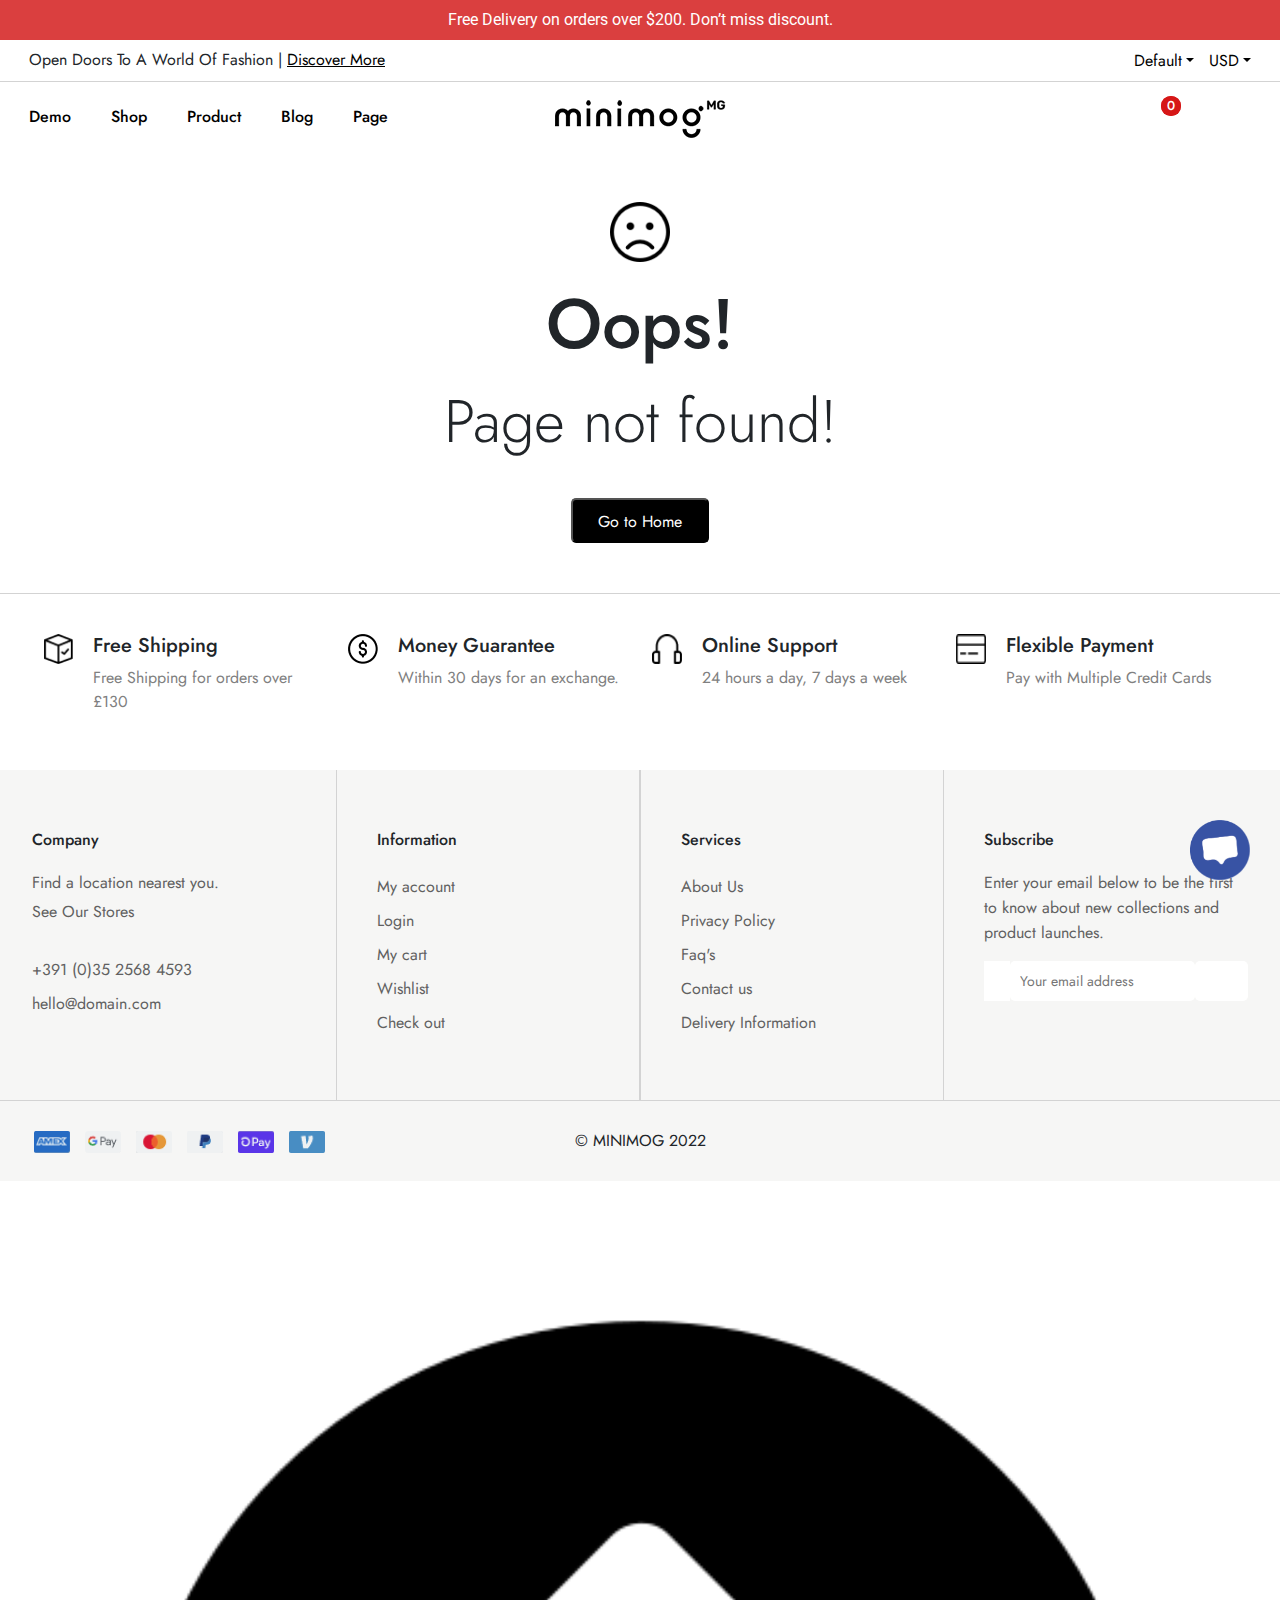
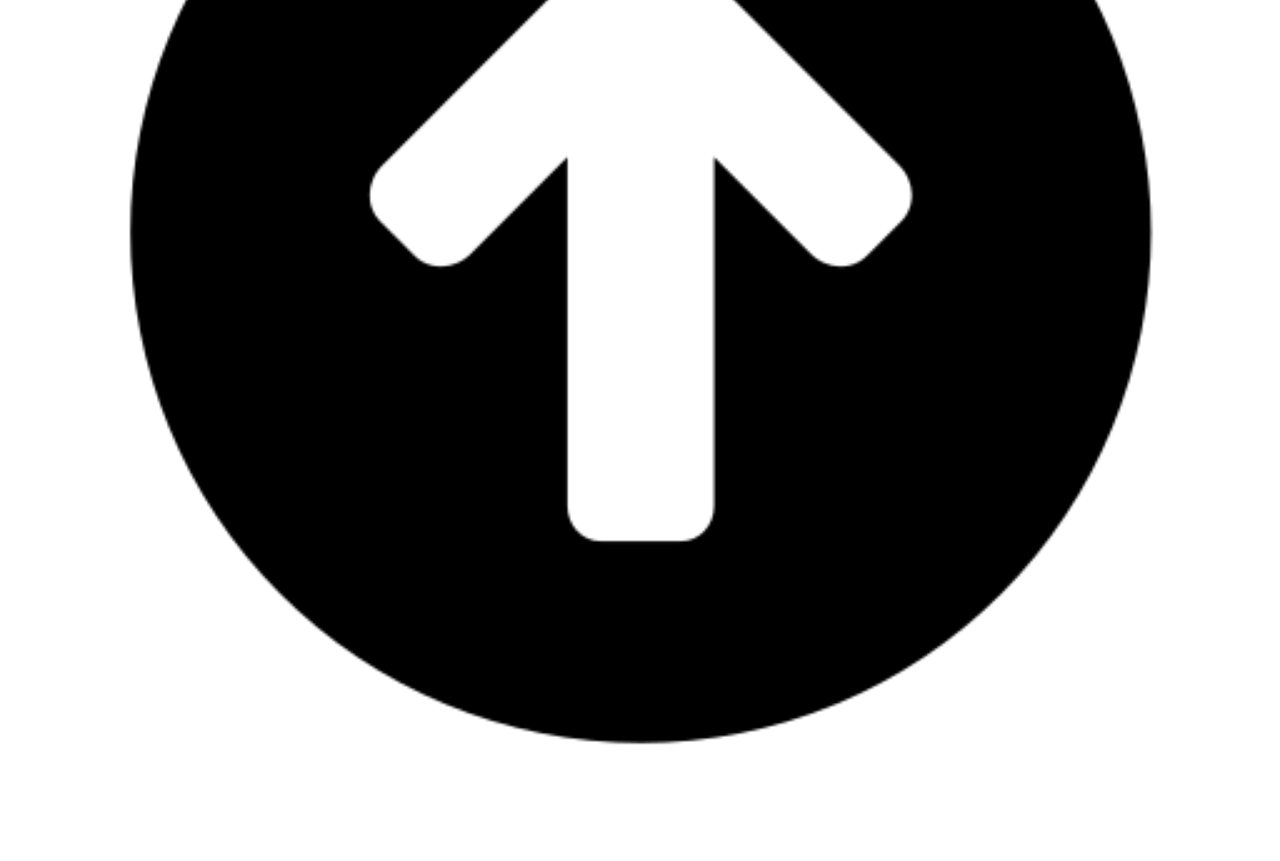
<file: 404page.html>
<!DOCTYPE html>
<html lang="en">
<head>
    <meta charset="UTF-8">
    <meta http-equiv="X-UA-Compatible" content="IE=edge">
    <meta name="viewport" content="width=device-width, initial-scale=1.0">
    <link rel="stylesheet" href="assets/css/normalize.css">
    <link rel="stylesheet" href="assets/css/style.css">
    <link href="https://cdn.jsdelivr.net/npm/bootstrap@5.2.3/dist/css/bootstrap.min.css" rel="stylesheet">
    <script src="https://cdn.jsdelivr.net/npm/bootstrap@5.2.3/dist/js/bootstrap.bundle.min.js"></script>
    <link rel="stylesheet" href="https://cdnjs.cloudflare.com/ajax/libs/font-awesome/6.2.1/css/all.min.css" integrity="sha512-MV7K8+y+gLIBoVD59lQIYicR65iaqukzvf/nwasF0nqhPay5w/9lJmVM2hMDcnK1OnMGCdVK+iQrJ7lzPJQd1w==" crossorigin="anonymous" referrerpolicy="no-referrer" />
    <link rel="preconnect" href="https://fonts.googleapis.com"><link rel="preconnect" href="https://fonts.gstatic.com" crossorigin><link href="https://fonts.googleapis.com/css2?family=Jost:ital,wght@0,300;0,400;0,500;1,300;1,400;1,500&family=Roboto:ital,wght@0,300;0,400;1,300;1,400&display=swap" rel="stylesheet">
    <script src="https://ajax.googleapis.com/ajax/libs/jquery/3.6.1/jquery.min.js"></script>
    <title>404 Not Found</title>
    <style>
        .page-content{
            font-family: "Jost";
            max-width: 1200px;
            padding: 20px;
            margin: auto;
            margin-top: 30px;
        }
        .page-content-wrap{
            width: 100%; 
            text-align: center;
        }
        .page-content-wrap .img{
            width: 60px;
            height: 60px;
            left: 50%;
            transform: translate(-50%);
        }
        .page-content-wrap .img img{
            width: 100%;
            height: auto;
        }
        .page-content-wrap>h1{
            font-size: 70px;
            margin: 0;
            font-weight: 500;
            margin-top: 20px;
        }
        .page-content-wrap h1:last-of-type{
            font-weight: 300;
            font-size: 60px;
            margin-top: 20px;
        }
        .page-content-wrap button{
            padding: 10px 25px;
            margin-top: 40px;
            height: 45px;
            background-color: black;
            color: white;
            border-radius: 5px;
            transition: transform 0.3s;
            margin-bottom: 30px;
        }
        .page-content-wrap button:hover{
            cursor: pointer;
            transform: scale(1.05);
        }
    </style>
</head>
<body>
    <!-- Top -->
    <div class="top1 container-fluid">
        <div class="row">
            <div class="col-12 d-flex align-items-center justify-content-center">Free Delivery on orders over $200. Don’t miss discount.</div>
            <div class="top1-close"><i class="fa-solid fa-xmark"></i></div>
        </div>
    </div>
    <div class="top2 container-fluid">
            <div class="row">
                <div class="col-xxl-4 text-start">
                    <a href="https://www.instagram.com/phuthinhnguyen1407/" target="_blank"><i class="fa-brands fa-instagram"></i></a>
                    <span>100k Followers</span>
                    <a class="facebook" href="https://www.facebook.com/profile.php?id=100009223194372" target="_blank"><i class="fa-brands fa-facebook"></i></a>
                    <span>300k Followers</span>
                </div>
                <div class="col-md-9 col-xl-6 col-xxl-4">
                       <span>Open Doors To A World Of Fashion </span><span>|</span>
                        <a href=""> Discover More</a>
                </div>
                <div class="col-md-3 col-xl-6 col-xxl-4 text-end">
                    <div class="btn-group">
                        <a class="dropdown-toggle" data-bs-toggle="dropdown" aria-expanded="false">Default</a>
                        <ul class="dropdown-menu dropdown-menu-end">
                          <li><a class="dropdown-item" href="#">Fashion 02</a></li>
                          <li><a class="dropdown-item" href="#">Fashion 03</a></li>
                          <li><a class="dropdown-item" href="#">Fashion 04</a></li>
                          <li><a class="dropdown-item" href="#">Fashion 05</a></li>
                          <li><a class="dropdown-item" href="#">Fashion 06</a></li>
                          <li><a class="dropdown-item" href="#">Fashion 07</a></li>
                          <li><a class="dropdown-item" href="#">Fashion 08</a></li>
                          <li><a class="dropdown-item" href="#">Fashion 09</a></li>
                          <li><a class="dropdown-item" href="#">Fashion 10</a></li>
                          <li><a class="dropdown-item" href="#">Fashion 11</a></li>
                          <li><a class="dropdown-item" href="#">Fashion 12</a></li>
                          <li><a class="dropdown-item" href="#">Fashion 13</a></li>
                          <li><a class="dropdown-item" href="#">Fashion RTL</a></li>
                        </ul>
                    </div>
                    <div class="btn-group">
                        <a class="dropdown-toggle" data-bs-toggle="dropdown" aria-expanded="false">USD</a>
                        <ul class="dropdown-menu dropdown-menu-end usd">
                          <li><a class="dropdown-item" href="#">GBP</a></li>
                          <li><a class="dropdown-item" href="#">EUR</a></li>
                        </ul>
                    </div>
                </div>
            </div>
    </div>
    <nav class="container-fluid">
        <div class="row d-flex align-items-center">
            <div class="col-4 left">
                <ul>
                    <li>
                        <a href="index.html">Demo<i class="fa fa-chevron-down" aria-hidden="true"></i></a>
                        <div class="menu-dropdown">
                            <div class="menu-dropdown-item">
                                <div><a href="">Home V1</a><a id="hot">Hot</a></div>
                                <div><a href="">Home V2</a><a id="hot">Hot</a></div>
                                <div><a href="">Home V3</a><a id="hot">Hot</a></div>
                                <div><a href="">Home V4</a></div>
                                <div><a href="">Home V5</a></div>
                                <div><a href="">Home V6</a></div>
                                <div><a href="">Home V7</a></div>  
                            </div>
                            <div class="menu-dropdown-item">
                                <div><a href="">Home V8</a></div>
                                <div><a href="">Home V9</a></div>
                                <div><a href="">Home V10</a></div>
                                <div><a href="">Home V11</a></div>
                                <div><a href="">Home V12</a></div>
                                <div><a href="">Home V13</a><a id="hot">Hot</a></div>
                                <div><a href="">Megastore</a><a id="hot">Hot</a></div>   
                            </div>
                            <div class="menu-dropdown-item">
                                <div><a href="">Megamog</a><a id="hot">Hot</a></div>
                                <div><a href="">Supergear</a><a id="hot">Hot</a></div>
                                <div><a href="">Active Wear</a><a id="new">New</a></div>
                                <div><a href="">Furniture Store</a></div>
                                <div><a href="">Case Phone Store</a></div>
                                <div><a href="">Socks Store</a></div>
                                <div><a href="">Bedding Store</a></div>    
                            </div>
                            <div class="menu-dropdown-item">
                                <div><a href="">Sneaker Store</a><a id="new">New</a></div>
                                <div><a href="">Jewelry Store</a></div>
                                <div><a href="">Bra Store</a><a id="hot">Hot</a></div>
                                <div><a href="">Backpack Store</a></div>
                                <div><a href="">Houseware Store</a></div>
                                <div><a href="">Hat Store</a></div>
                                <div><a href="">Bag Store</a></div>    
                            </div>
                            <div class="menu-dropdown-item">
                                <div><a href="">Paintme Store</a></div>
                                <div><a href="">Watch Store</a></div>
                                <div><a href="">Header 1</a><a id="new">New</a></div>
                                <div><a href="">Header 2</a></div>
                                <div><a href="">Header 3</a><a id="hot">Hot</a></div>
                                <div><a href="">Header 4</a></div>
                                <div><a href="">Header 5</a></div>    
                            </div>
                            <div class="menu-dropdown-item">
                                <div><a href="">Header Layout 6</a></div>
                                <div><a href="">Header Layout 7</a></div>
                                <div><a href="">Header Layout 8</a></div>
                                <div><a href="">Header Layout 9</a></div>
                                <div><a href="">Header Layout 10</a></div>
                                <div><a href="">Header Layout 11</a></div>
                                <div><a href="">Header Layout 12</a></div>   
                            </div>
                        </div>
                    </li>
                  
                    <li>
                        <a href="shop.html">Shop<i class="fa fa-chevron-down" aria-hidden="true"></i></a>
                        <div class="menu-dropdown">
                            <div class="menu-dropdown-item">
                                <div><a href="">Grid Layout</a></div>
                                <div><a href="">Masonry Layout</a></div>
                                <div> <a href="">Packery Layout</a></div>
                                <div><a href="">List View</a></div>
                                <div><a href="">Grid 2 Columns</a></div>
                                <div><a href="">Grid 3 Columns</a></div>
                            </div>
                            <div class="menu-dropdown-item">
                                <div><a href="">Grid 4 Columns</a></div>
                                <div><a href="">Grid 5 Columns</a></div>
                                <div><a href="">Left Sidebar</a></div>
                                <div><a href="">Right Sidebar</a></div>
                                <div><a href="">Canvas Sidebar</a></div>
                                <div><a href="">List - Left Sidebar</a></div>
                            </div>
                            <div class="menu-dropdown-item">
                                <div><a href="">Pagination</a></div>
                                <div><a href="">Load More Button</a></div>
                                <div><a href="">Infinit Scrolling</a></div>
                                <div><a href="">Collection & Product</a></div>
                            </div>
                            <div class="menu-dropdown-item">
                                <div><a href="">Hover Style 1</a></div>
                                <div><a href="">Hover Style 2</a></div>
                                <div><a href="">Hover Style 3</a></div>
                            </div>
                            <div class="menu-dropdown-item">
                                <img id="season" src="assets/images/home/shop_megamenu_01.jpeg" alt="">
                                <p>The new - season shoes edit</p>
                                <a href="" id="shopnow">Shop Now</a>
                            </div>  
                        </div>
                    </li>
                   
                    <li>
                        <a href="product.html">Product<i class="fa fa-chevron-down" aria-hidden="true"></i></a>
                        <div class="menu-dropdown">
                            <div class="menu-dropdown-item">
                                <div><a href="">Product Layout 1</a></div>
                                <div><a href="">Product Layout 2</a></div>
                                <div><a href="">Product Layout 3</a></div>
                               <div> <a href="">Product Layout 4</a></div>
                                <div><a href="">Bottom Thumbnails</a></div>
                                <div><a href="">Right Thumbnails</a></div>
                                <div><a href="">Without Thumbnails</a></div>
                                <div><a href="">Tab Accordions</a></div>
                                <div><a href="">Tab Accordions 2</a></div>
                            </div>
                            <div class="menu-dropdown-item">
                                <div><a href="">Images Swatch</a></div>
                                <div><a href="">Full Width</a></div>
                                <div><a href="">Custom Tab 1</a></div>
                                <div><a href="">Custom Tab 2</a></div>
                                <div><a href="">Upsell</a></div>
                                <div><a href="">Real Time Visitors</a></div>
                                <div><a href="">Save More</a></div>
                            </div>
                            <div class="menu-dropdown-item">
                                <div><a href="">Simple Product</a></div>
                                <div><a href="">Variable Product</a></div>
                                <div><a href="">Grouped Product</a></div>
                                <div><a href="">Bundle Product</a></div>
                                <div><a href="">Product Video</a></div>
                                <div><a href="">Inner Zoom #1</a></div>
                                <div><a href="">Inner Zoom #2</a></div>
                                <div><a href="">External Zoom</a></div>
                                <div><a href="">PhotoSwipe Popup</a></div>
                            </div>
                            <div class="menu-dropdown-item">
                                <p id="weekhighlight">This Week's Highlights</p>
                                <div class="menu-dropdown-item-product-wrap">
                                    <div class="menu-dropdown-item-product" id="menu-dropdown-item-product">
                                        <div class="item">
                                            <div class="item-top">
                                                <img src="assets/images/home/product_fashion_23_a_1.jpg" alt="">
                                                <div class="overlay-item1">
                                                    <button class="addtocard">Add to Card</button>
                                                </div>
                                                <div class="overlay-item2">
                                                    <div><span>Add to Wish List</span><i class="fa-solid fa-caret-right"></i><a href=""><i class="fa-regular fa-star" aria-hidden="true"></i></a></div>
                                                    <div><span>Add to Compare</span><i class="fa-solid fa-caret-right"></i><a href=""><i class="fa fa-code-compare" aria-hidden="true"></i></a></div>
                                                    <div><span>Quick View</span><i class="fa-solid fa-caret-right"></i><a href=""><i class="fa-regular fa-eye" aria-hidden="true"></i></a></div> 
                                                </div>
                                                <div class="overlay-item3">
                                                    <img src="assets/images/home/product_fashion_23_a_3.jpg" alt="">
                                                </div>
                                            </div>
                                            <div class="item-center">
                                                <a href="">Boxy Denim Jacket</a>
                                                <p>$25.00</p><p id="line-through">$21.00</p>
                                            </div>
                                        </div>
                                        <div class="item">
                                            <div class="item-top">
                                                <img src="assets/images/home/product_fashion_12_b_1_1.jpeg" alt="">
                                                <div class="overlay-item1">
                                                    <button class="addtocard">Add to Card</button>
                                                </div>
                                                <div class="overlay-item2">
                                                    <div><span>Add to Wish List</span><i class="fa-solid fa-caret-right"></i><a href=""><i class="fa-regular fa-star" aria-hidden="true"></i></a></div>
                                                    <div><span>Add to Compare</span><i class="fa-solid fa-caret-right"></i><a href=""><i class="fa fa-code-compare" aria-hidden="true"></i></a></div>
                                                    <div><span>Quick View</span><i class="fa-solid fa-caret-right"></i><a href=""><i class="fa-regular fa-eye" aria-hidden="true"></i></a></div> 
                                                </div>
                                                <div class="overlay-item3">
                                                    <img src="assets/images/home/product_fashion_12_b_3.jpg" alt="">
                                                </div>
                                            </div>
                                            <div class="item-center">
                                                <a href="">Oversized Jacket</a>
                                                <p>$10.00</p><p id="line-through">$18.00</p>
                                            </div> 
                                        </div>
                                        <div class="item">
                                            <div class="item-top">
                                                <img src="assets/images/home/product_fashion_02_b_1_1.jpeg" alt="">
                                                <div class="overlay-item1">
                                                    <button class="addtocard">Add to Card</button>
                                                </div>
                                                <div class="overlay-item2">
                                                    <div><span>Add to Wish List</span><i class="fa-solid fa-caret-right"></i><a href=""><i class="fa-regular fa-star" aria-hidden="true"></i></a></div>
                                                    <div><span>Add to Compare</span><i class="fa-solid fa-caret-right"></i><a href=""><i class="fa fa-code-compare" aria-hidden="true"></i></a></div>
                                                    <div><span>Quick View</span><i class="fa-solid fa-caret-right"></i><a href=""><i class="fa-regular fa-eye" aria-hidden="true"></i></a></div> 
                                                </div>
                                                <div class="overlay-item3">
                                                    <img src="assets/images/home/product_fashion_02_b_2_1.jpeg" alt="">
                                                </div>
                                            </div>
                                            <div class="item-center">
                                                <a href="">Boxy Denim Jacket</a>
                                                <p>$25.00</p><p id="line-through">$21.00</p>
                                            </div>
                                        </div>
                                        <div class="item">
                                            <div class="item-top">
                                                <img src="assets/images/home/product_fashion_30_b_1.jpeg" alt="">
                                                <div class="overlay-item1">
                                                    <button class="addtocard">Add to Card</button>
                                                </div>
                                                <div class="overlay-item2">
                                                    <div><span>Add to Wish List</span><i class="fa-solid fa-caret-right"></i><a href=""><i class="fa-regular fa-star" aria-hidden="true"></i></a></div>
                                                    <div><span>Add to Compare</span><i class="fa-solid fa-caret-right"></i><a href=""><i class="fa fa-code-compare" aria-hidden="true"></i></a></div>
                                                    <div><span>Quick View</span><i class="fa-solid fa-caret-right"></i><a href=""><i class="fa-regular fa-eye" aria-hidden="true"></i></a></div> 
                                                </div>
                                                <div class="overlay-item3">
                                                    <img src="assets/images/home/product_fashion_30_b_2.jpeg" alt="">
                                                </div>
                                            </div>
                                            <div class="item-center">
                                                <a href="">Oversized Jacket</a>
                                                <p>$10.00</p><p id="line-through">$18.00</p>
                                            </div> 
                                        </div>
                                    </div>
                                    <a id="arrow-left"><i class="fa fa-arrow-left" aria-hidden="true"></i></a>
                                    <a id="arrow-right"><i class="fa fa-arrow-right" aria-hidden="true"></i></a>
                                </div>
                                <script>
                                    let menu_dropdown_item_produc_wrap = document.getElementById("menu-dropdown-item-product");
                                    $("#arrow-left").bind("click",function name(params) {
                                        menu_dropdown_item_produc_wrap.scrollLeft=0;
                                    })
                                    $("#arrow-right").bind("click",function name(params) {
                                        menu_dropdown_item_produc_wrap.scrollLeft=400;
                                    })
                                </script>
                            </div>
                        </div>
                    </li>
                    <li>
                        <a href="blog.html">Blog<i class="fa fa-chevron-down" aria-hidden="true"></i></a>
                        <div class="menu-dropdown-page">
                            <a href="">Pop List</a>
                            <a href="">Grid 3 Columns</a>
                            <a href="blog.html">Grid 4 Columns</a>
                            <a href="">Grid With Sidebar</a>
                            <a href="blog-10picnic.html">Single Post 1</a>
                            <a href="">Single Post 2</a>
                            <a href="">Single Post 3</a>
                        </div>
                    </li>
                    <li>
                        <a href="">Page<i class="fa fa-chevron-down" aria-hidden="true"></i></a>
                        <div class="menu-dropdown-page">
                            <a href="aboutv1.html">About V1</a>
                            <a href="">About V2</a>
                            <a href="">About V3</a>
                            <a href="faq.html">FAQs</a>
                            <a href="404page.html">404 Page</a>
                            <a href="contactus.html">Contact Us</a>
                            <a href="findastore.html" >Find A Store</a>
                        </div>
                    </li>
                </ul>
            </div>
            <div class="col-4 menu" data-bs-toggle="offcanvas" data-bs-target="#offcanvasWithBothOptions">
                <a class="bar"><i class="fa fa-bars" aria-hidden="true"></i></a>
            </div>
            <div class="offcanvas offcanvas-start" data-bs-scroll="true" tabindex="-1" id="offcanvasWithBothOptions" aria-labelledby="offcanvasWithBothOptionsLabel">
                <div class="offcanvas-header">
                    <div class="menu-show">
                        <div class="menu-show-wrap">
                            <div class="menu-show-item" data-itemid="item1">
                                <a href="index.html">Demo</a>
                                <a id="plus"><i class="fa-sharp fa-solid fa-plus"></i></a>
                                <a id="minus"><i class="fa fa-minus"></i></a>
                            </div>
                            <div class="menu-show-item-dropdown" id="item1">
                                <div class="item">
                                    <a href="">Fashion</a>
                                </div>
                                <div class="item">
                                    <a href="">Fashion</a>
                                </div>
                                <div class="item">
                                    <a href="">Minimog Store</a>
                                </div>
                                <div class="item">
                                    <a href="">Header Layout</a>
                                </div>
                                <div class="item">
                                    <a href="">Header Layout</a>
                                </div>
                            </div>
                            <div class="menu-show-item" data-itemid="item2">
                                <a href="shop.html">Shop</a>
                                <a id="plus"><i class="fa-sharp fa-solid fa-plus"></i></a>
                                <a id="minus"><i class="fa fa-minus"></i></a>
                            </div>
                            <div class="menu-show-item-dropdown" id="item2">
                                <div class="item">
                                    <a href="">Shop Pages</a>
                                </div>
                                <div class="item">
                                    <a href="">Shop Sidebar</a>
                                </div>
                                <div class="item">
                                    <a href="">Features</a>
                                </div>
                                <div class="item">
                                    <a href="">Hover Style</a>
                                </div>
                            </div>
                            <div class="menu-show-item" data-itemid="item3">
                                <a href="product.html">Product</a>
                                <a id="plus"><i class="fa-sharp fa-solid fa-plus"></i></a>
                                <a id="minus"><i class="fa fa-minus"></i></a>
                            </div>
                            <div class="menu-show-item-dropdown" id="item3">
                                <div class="item">
                                    <a href="">Product Layout</a>
                                </div>
                                <div class="item">
                                    <a href="">Product Detail</a>
                                </div>
                                <div class="item">
                                    <a href="">Product Type</a>
                                </div>
                                <div class="item">
                                    <a href="">Product Features</a>
                                </div>
                            </div>
                            <div class="menu-show-item" data-itemid="item4">
                                <a href="blog.html">Blog</a>
                                <a id="plus"><i class="fa-sharp fa-solid fa-plus"></i></a>
                                <a id="minus"><i class="fa fa-minus"></i></a>
                            </div>
                            <div class="menu-show-item-dropdown" id="item4">
                                <div class="item">
                                    <a href="">Post List</a>
                                </div>
                                <div class="item">
                                    <a href="">Grid 3 Columns</a>
                                </div>
                                <div class="item">
                                    <a href="blog.html">Grid 4 Columns</a>
                                </div>
                                <div class="item">
                                    <a href="">Grid With Sidebar</a>
                                </div>
                                <div class="item">
                                    <a href="blog-10picnic.html">Single Post 1</a>
                                </div>
                                <div class="item">
                                    <a href="">Single Post 2</a>
                                </div>
                                <div class="item">
                                    <a href="">Single Post 3</a>
                                </div>
                            </div>
                            <div class="menu-show-item" data-itemid="item5">
                                <a href="">Page</a>
                                <a id="plus"><i class="fa-sharp fa-solid fa-plus"></i></a>
                                <a id="minus"><i class="fa fa-minus"></i></a>
                            </div>
                            <div class="menu-show-item-dropdown" id="item5">
                                <div class="item">
                                    <a href="aboutv1.html">About V1</a>
                                </div>
                                <div class="item">
                                    <a href="">About V2</a>
                                </div>
                                <div class="item">
                                    <a href="">About V3</a>
                                </div>
                                <div class="item">
                                    <a href="faq.html">FAQs</a>
                                </div>
                                <div class="item">
                                    <a href="404page.html">404 Page</a>
                                </div>
                                <div class="item">
                                    <a href="contactus.html">Contact Us</a>
                                </div>
                                <div class="item">
                                    <a href="findastore.html">Find A Store</a>
                                </div>
                            </div>
                            <div class="menu-show-item-myaccount">
                                <i class="fa-regular fa-user" aria-hidden="true"></i><span>My Account</span>
                            </div>
                            <button>Sign in</button>
                            <button>Create An Account</button>
                        </div>
                        <div class="menu-show-close"><i class="fa-solid fa-xmark"></i></div>
                    </div>
                </div>
                <script>
                    $(".menu-show-item-dropdown").hide();
                    $(".menu-show-item").click(function name(params) {
                        $(this).children("#plus").toggle();
                        $(this).children("#minus").toggle();
                        let itemid = $(this).data("itemid");
                        $("#"+itemid).slideToggle();
                    })
                </script>
            </div>
            <div class="col-4 text-center center">
                <img src="assets/images/home/dark-logo_1n.png" alt="" onclick="window.location.href='index.html'">
            </div>
            <div class="col-4 right">
                <ul>
                    <li class="search"><a href=""><i class="fa fa-search" aria-hidden="true"></i></a><span class="tooltiptext">Search</span></li>
                    <li class="user"><a href=""><i class="fa-regular fa-user" aria-hidden="true"></i></a><span class="tooltiptext">Sign in</span></li>
                    <li class="star"><a href="" ><i class="fa-regular fa-star" aria-hidden="true"></i></a><span class="tooltiptext">My Wish List</span><a>0</a></li>
                    <li class="mycart"><a href=""><i class="fa fa-bag-shopping" aria-hidden="true"></i></a><span class="tooltiptext">My Cart</span><a>0</a></li>
                </ul>
            </div>
        </div>
    </nav>

    <!-- page content -->
    <div class="page-content">
        <div class="page-content-wrap">
            <div class="img">
                <img src="assets/images/404page/404-image.png" alt="">
            </div>
            <h1>Oops!</h1>
            <h1>Page not found!</h1>
            <button onclick="window.location.href='index.html'">Go to Home</button>
        </div>
    </div>

    <!-- info -->
    <div class="info container-fluid">
        <div class="row">
            <div class="info-item col-md-12 col-lg-3">
                <img src="assets/images/home/icon_box_free_ship.png" alt="">
                <div class="text">
                    <h2>Free Shipping</h2>
                    <p>Free Shipping for orders over £130</p>
                </div>
            </div>
            <div class="info-item col-md-12 col-lg-3">
                <img src="assets/images/home/icon_box_money_guarantee.png" alt="">
                <div class="text">
                    <h2>Money Guarantee</h2>
                    <p>Within 30 days for an exchange.</p>
                </div>
            </div>
            <div class="info-item col-md-12 col-lg-3">
                <img src="assets/images/home/icon_box_support.png" alt="">
                <div class="text">
                    <h2>Online Support</h2>
                    <p>24 hours a day, 7 days a week</p>
                </div>
            </div>
            <div class="info-item col-md-12 col-lg-3">
                <img src="assets/images/home/icon_box_payment.png" alt="">
                <div class="text">
                    <h2>Flexible Payment</h2>
                    <p>Pay with Multiple Credit Cards</p>
                </div>
            </div>
        </div>
    </div>

    <!-- contact -->
    <div class="contact container-fluid">
        <div class="row">
            <div class="contact-item col-md-12 col-lg-3 first">
                <h2>Company</h2>
                <p>Find a location nearest you.</p>
                <a href="">See Our Stores</a>
                <br>
                <a href="">+391 (0)35 2568 4593</a>
                <a href="">hello@domain.com</a>
            </div>
            <div class="contact-item col-md-12 col-lg-3 toborder">
                <div>
                    <h2>Information</h2>
                    <a href="">My account</a>
                    <a href="">Login</a>
                    <a href="">My cart</a>
                    <a href="">Wishlist</a>
                    <a href="">Check out</a>
                </div>
                <div class="contact-responsive-item information-menu" data-contactid="contactitem1">
                    <h2>Information</h2>
                    <a id="plus"><i class="fa-sharp fa-solid fa-plus"></i></a>
                    <a id="minus"><i class="fa fa-minus"></i></a>
                </div>
                <div class="infomation" id="contactitem1">
                    <a href="">My account</a>
                    <a href="">Login</a>
                    <a href="">My cart</a>
                    <a href="">Wishlist</a>
                    <a href="">Check out</a>
                </div>
            </div>
            <div class="contact-item col-md-12 col-lg-3 toborder">
                <div>
                    <h2>Services</h2>
                    <a href="">About Us</a>
                    <a href="">Privacy Policy</a>
                    <a href="">Faq's</a>
                    <a href="">Contact us</a>
                    <a href="">Delivery Information</a>
                </div>
                <div class="contact-responsive-item services-menu" data-contactid="contactitem2">
                    <h2>Services</h2>
                    <a id="plus"><i class="fa-sharp fa-solid fa-plus"></i></a>
                    <a id="minus"><i class="fa fa-minus"></i></a>
                </div>
                <div class="services" id="contactitem2">
                    <a href="">About Us</a>
                    <a href="">Privacy Policy</a>
                    <a href="">Faq's</a>
                    <a href="">Contact us</a>
                    <a href="">Delivery Information</a>
                </div>
            </div>
            <div class="contact-item col-md-12 col-lg-3 last">
                <h2>Subscribe</h2>
                <p>Enter your email below to be the first to know about new collections and product launches.</p>
                <div class="email">
                    <i class="fa fa-envelope" aria-hidden="true"></i><input type="text" placeholder="Your email address"><button><i class="fa fa-arrow-right" aria-hidden="true"></i></button>
                </div>
            </div>
        </div> 
    </div>
    <script>
        $(".contact-responsive-item").children("#minus").hide();
        $(".contact-responsive-item").click(function name(params) {
            $(this).children("#plus").toggle();
            $(this).children("#minus").toggle();
            let contactid = $(this).data("contactid");
            $("#"+contactid).slideToggle();
        })
    </script>

    <!-- footer -->
    <footer class="container-fluid">
        <div class="row">
            <div class="img col-md-12 col-lg-4">
                <img src="assets/images/home/payment.png" alt="">
            </div>
            <div class="logo col-md-12 col-lg-4 text-center">
                <p>&copy; MINIMOG 2022</p>
            </div>
            <div class="link col-md-12 col-lg-4 last">
                <a href="https://www.facebook.com/profile.php?id=100009223194372" target="_blank"><i class="fa-brands fa-facebook"></i></a>
                <a href=""><i class="fa-brands fa-twitter"></i></a>
                <a href="https://www.instagram.com/phuthinhnguyen1407/" target="_blank"><i class="fa-brands fa-instagram"></i></a>
                <a href=""><i class="fa-brands fa-pinterest"></i></a>
            </div>
        </div>
    </footer>
    <div id="scrolltop">
        <img src="assets/images/home/totop.png" alt="">
    </div>
    <script>
        $("#scrolltop").click(function name(params) {
            $("html").animate({scrollTop:0});
        })
        window.onscroll=function(){scrolltop()};
        function scrolltop(){
            if ((document.body.scrollTop>100) || (document.documentElement.scrollTop>100)){
            $("#scrolltop").addClass("scrolltop-show");
            $("nav").addClass('nav-sticky');
            }
            else {
                $("#scrolltop").removeClass("scrolltop-show");
                $("nav").removeClass('nav-sticky');
            };
        }
    </script>
    <div class="message">
        <img src="assets/images/home/mess.png" alt="">
    </div>
</body>
</html>
</file>
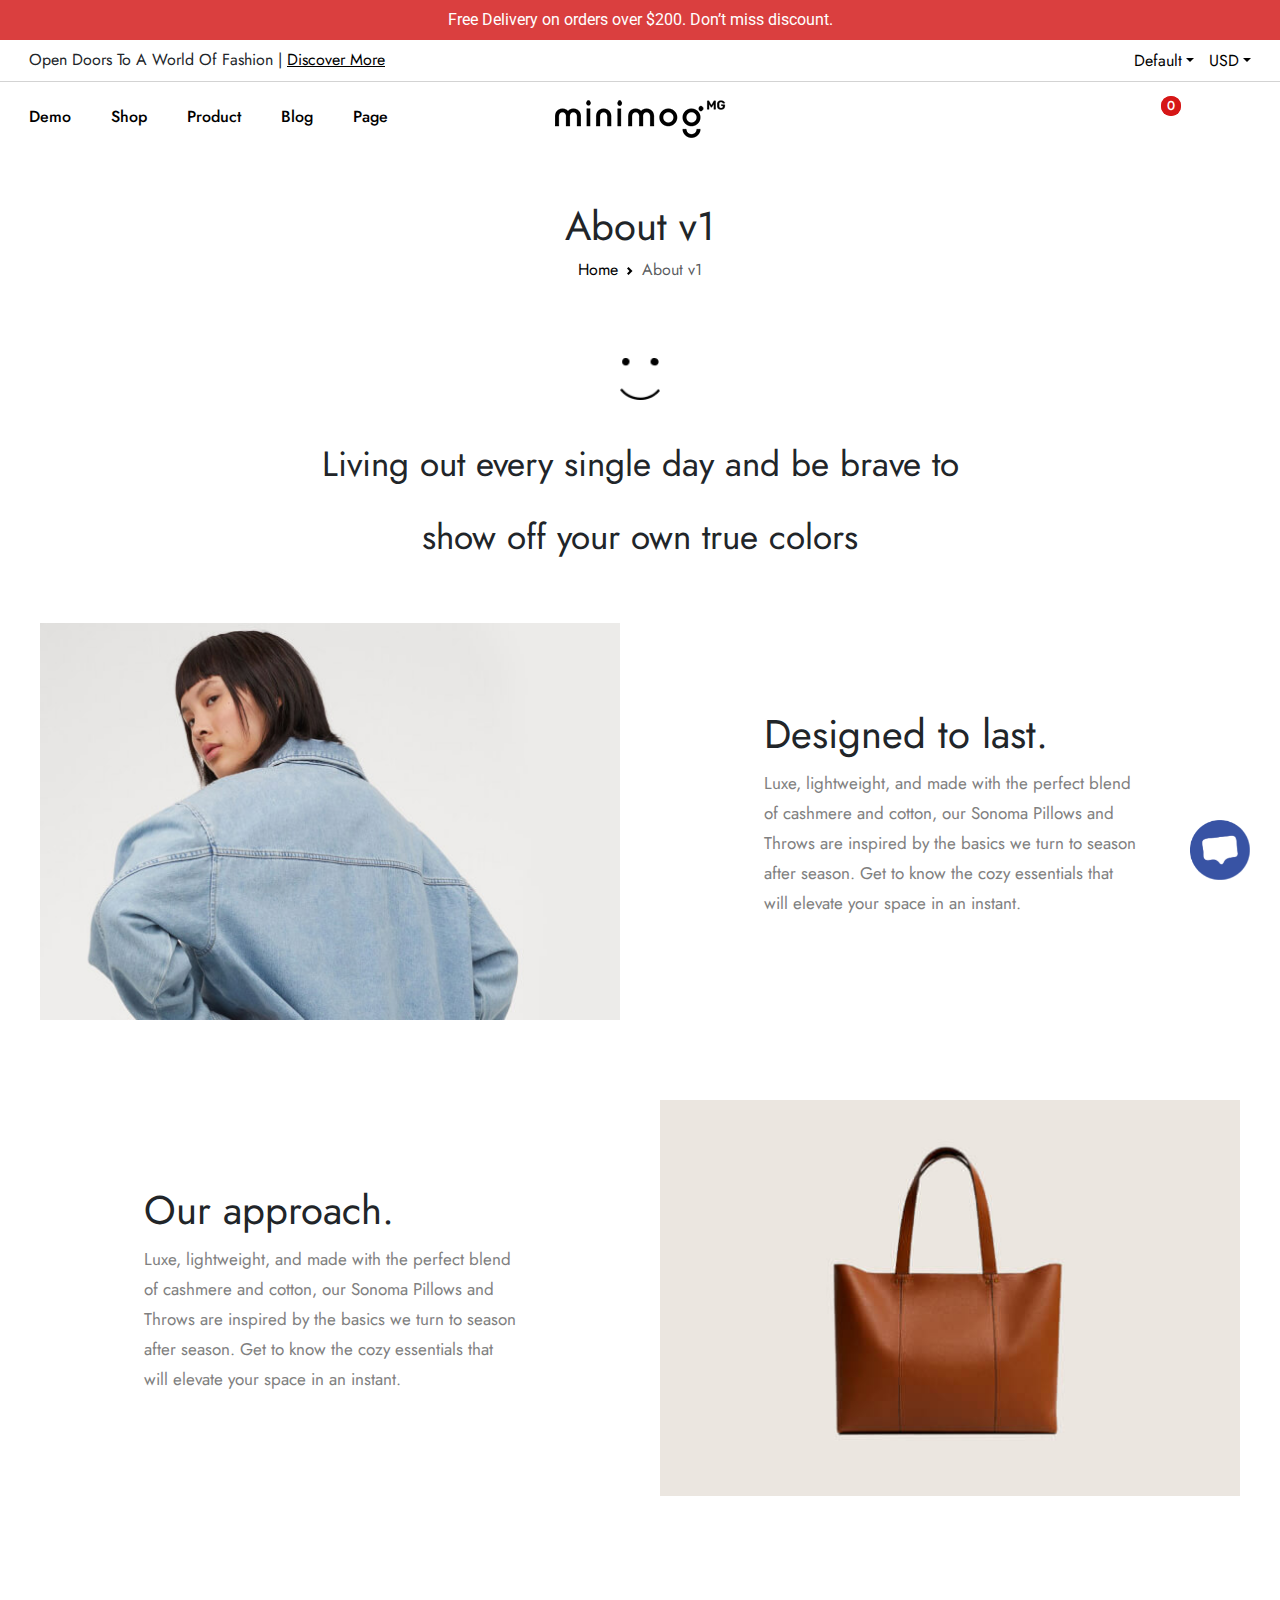
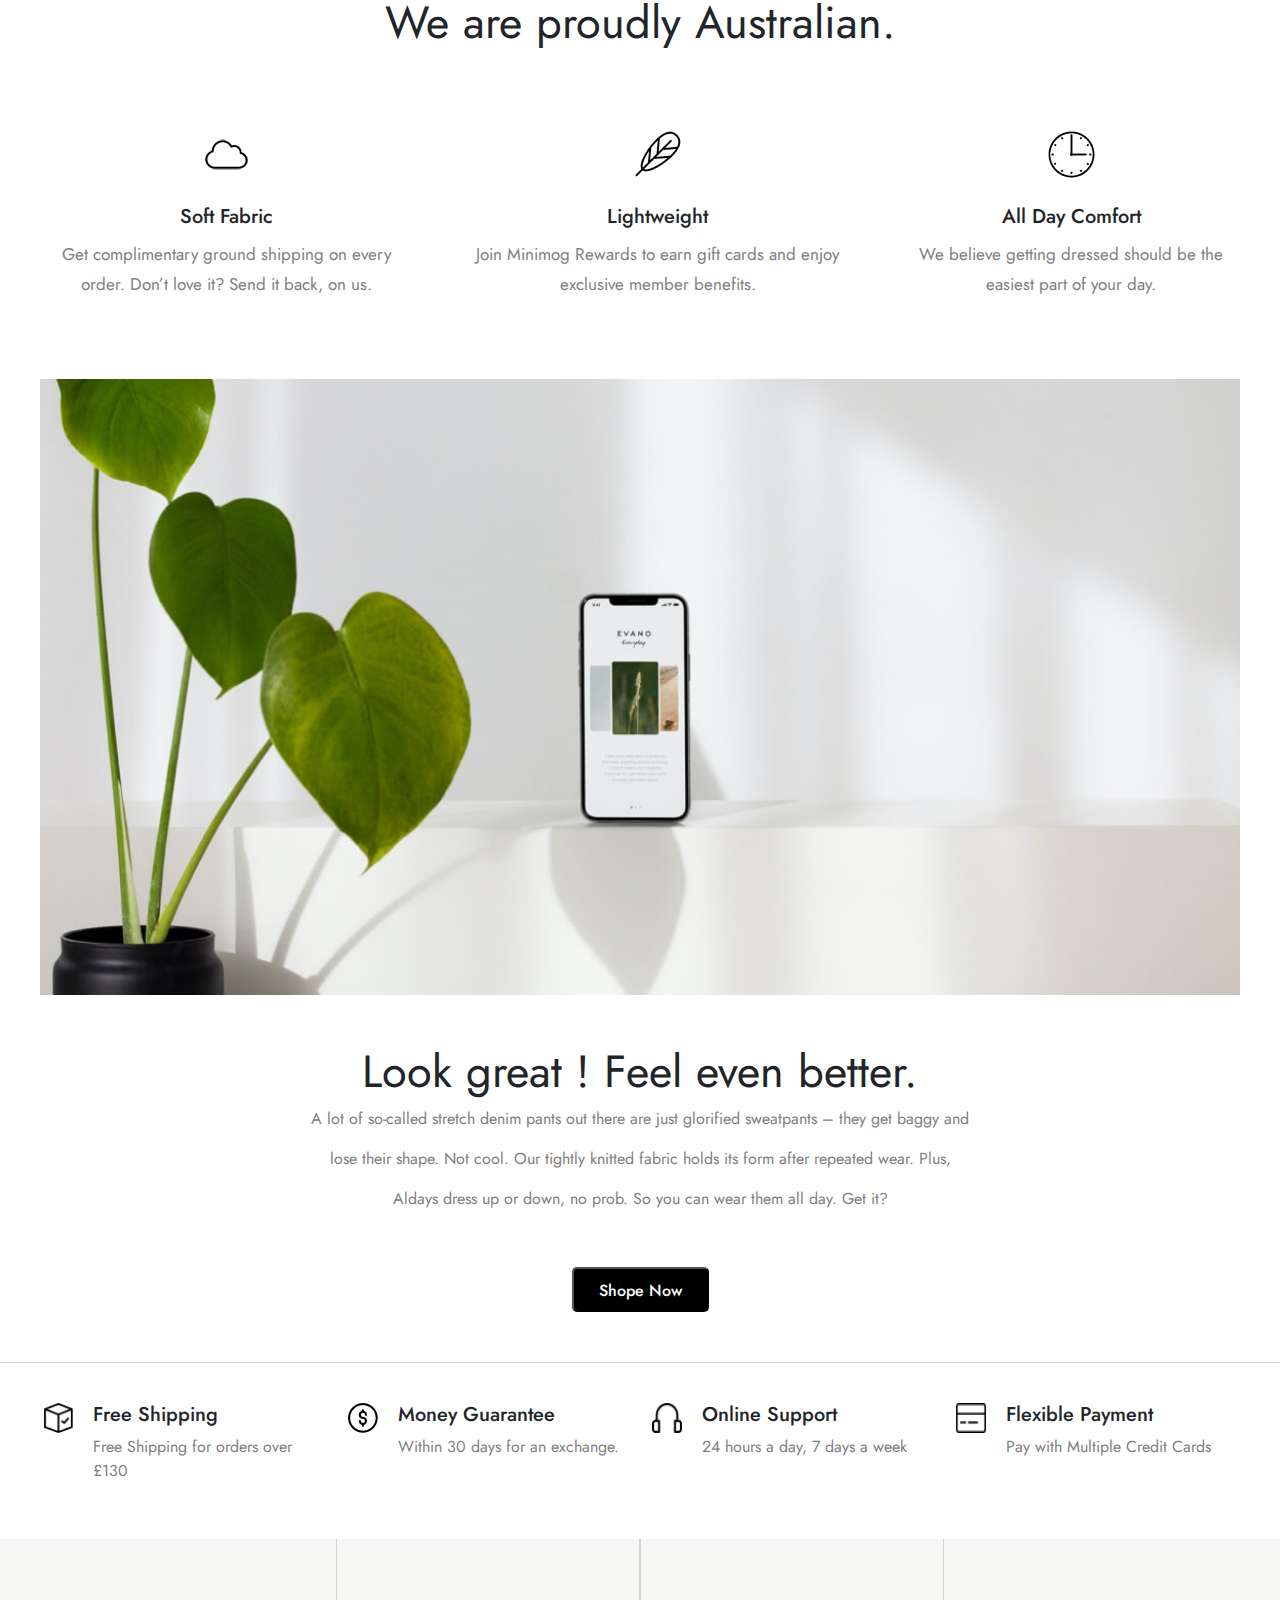
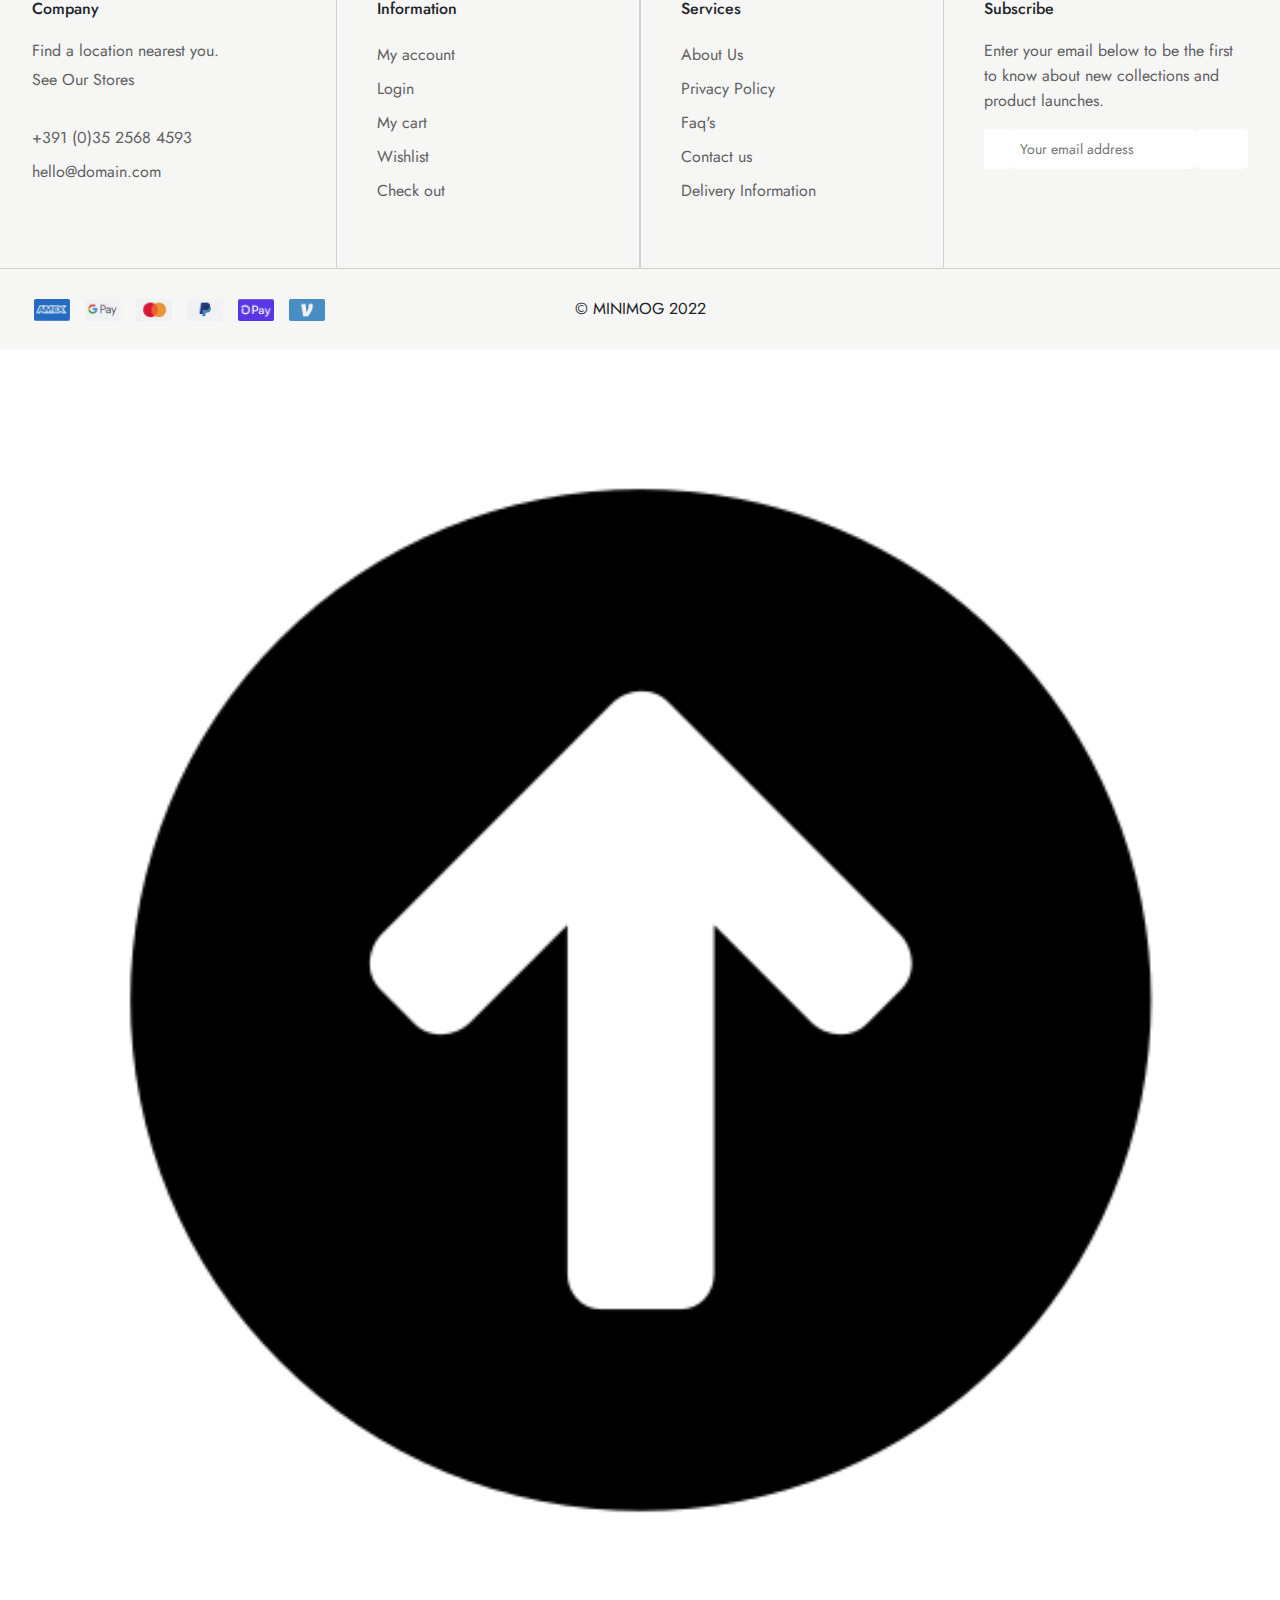
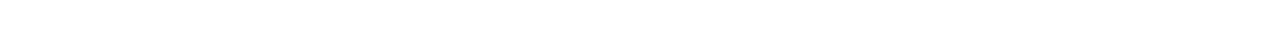
<file: aboutv1.html>
<!DOCTYPE html>
<html lang="en">
<head>
    <meta charset="UTF-8">
    <meta http-equiv="X-UA-Compatible" content="IE=edge">
    <meta name="viewport" content="width=device-width, initial-scale=1.0">
    <link rel="stylesheet" href="assets/css/normalize.css">
    <link rel="stylesheet" href="assets/css/style.css">
    <link rel="stylesheet" href="assets/css/aboutv1.css">
    <link href="https://cdn.jsdelivr.net/npm/bootstrap@5.2.3/dist/css/bootstrap.min.css" rel="stylesheet">
    <script src="https://cdn.jsdelivr.net/npm/bootstrap@5.2.3/dist/js/bootstrap.bundle.min.js"></script>
    <link rel="stylesheet" href="https://cdnjs.cloudflare.com/ajax/libs/font-awesome/6.2.1/css/all.min.css" integrity="sha512-MV7K8+y+gLIBoVD59lQIYicR65iaqukzvf/nwasF0nqhPay5w/9lJmVM2hMDcnK1OnMGCdVK+iQrJ7lzPJQd1w==" crossorigin="anonymous" referrerpolicy="no-referrer" />
    <link rel="preconnect" href="https://fonts.googleapis.com"><link rel="preconnect" href="https://fonts.gstatic.com" crossorigin><link href="https://fonts.googleapis.com/css2?family=Jost:ital,wght@0,300;0,400;0,500;1,300;1,400;1,500&family=Roboto:ital,wght@0,300;0,400;1,300;1,400&display=swap" rel="stylesheet">
    <script src="https://ajax.googleapis.com/ajax/libs/jquery/3.6.1/jquery.min.js"></script>
    <title>About v1</title>
</head>
<body>
    <!-- Top -->
    <div class="top1 container-fluid">
        <div class="row">
            <div class="col-12 d-flex align-items-center justify-content-center">Free Delivery on orders over $200. Don’t miss discount.</div>
            <div class="top1-close"><i class="fa-solid fa-xmark"></i></div>
        </div>
    </div>
    <div class="top2 container-fluid">
            <div class="row">
                <div class="col-xxl-4 text-start">
                    <a href="https://www.instagram.com/phuthinhnguyen1407/" target="_blank"><i class="fa-brands fa-instagram"></i></a>
                    <span>100k Followers</span>
                    <a class="facebook" href="https://www.facebook.com/profile.php?id=100009223194372" target="_blank"><i class="fa-brands fa-facebook"></i></a>
                    <span>300k Followers</span>
                </div>
                <div class="col-md-9 col-xl-6 col-xxl-4">
                       <span>Open Doors To A World Of Fashion </span><span>|</span>
                        <a href=""> Discover More</a>
                </div>
                <div class="col-md-3 col-xl-6 col-xxl-4 text-end">
                    <div class="btn-group">
                        <a class="dropdown-toggle" data-bs-toggle="dropdown" aria-expanded="false">Default</a>
                        <ul class="dropdown-menu dropdown-menu-end">
                          <li><a class="dropdown-item" href="#">Fashion 02</a></li>
                          <li><a class="dropdown-item" href="#">Fashion 03</a></li>
                          <li><a class="dropdown-item" href="#">Fashion 04</a></li>
                          <li><a class="dropdown-item" href="#">Fashion 05</a></li>
                          <li><a class="dropdown-item" href="#">Fashion 06</a></li>
                          <li><a class="dropdown-item" href="#">Fashion 07</a></li>
                          <li><a class="dropdown-item" href="#">Fashion 08</a></li>
                          <li><a class="dropdown-item" href="#">Fashion 09</a></li>
                          <li><a class="dropdown-item" href="#">Fashion 10</a></li>
                          <li><a class="dropdown-item" href="#">Fashion 11</a></li>
                          <li><a class="dropdown-item" href="#">Fashion 12</a></li>
                          <li><a class="dropdown-item" href="#">Fashion 13</a></li>
                          <li><a class="dropdown-item" href="#">Fashion RTL</a></li>
                        </ul>
                    </div>
                    <div class="btn-group">
                        <a class="dropdown-toggle" data-bs-toggle="dropdown" aria-expanded="false">USD</a>
                        <ul class="dropdown-menu dropdown-menu-end usd">
                          <li><a class="dropdown-item" href="#">GBP</a></li>
                          <li><a class="dropdown-item" href="#">EUR</a></li>
                        </ul>
                    </div>
                </div>
            </div>
    </div>
    <nav class="container-fluid">
        <div class="row d-flex align-items-center">
            <div class="col-4 left">
                <ul>
                    <li>
                        <a href="index.html">Demo<i class="fa fa-chevron-down" aria-hidden="true"></i></a>
                        <div class="menu-dropdown">
                            <div class="menu-dropdown-item">
                                <div><a href="">Home V1</a><a id="hot">Hot</a></div>
                                <div><a href="">Home V2</a><a id="hot">Hot</a></div>
                                <div><a href="">Home V3</a><a id="hot">Hot</a></div>
                                <div><a href="">Home V4</a></div>
                                <div><a href="">Home V5</a></div>
                                <div><a href="">Home V6</a></div>
                                <div><a href="">Home V7</a></div>  
                            </div>
                            <div class="menu-dropdown-item">
                                <div><a href="">Home V8</a></div>
                                <div><a href="">Home V9</a></div>
                                <div><a href="">Home V10</a></div>
                                <div><a href="">Home V11</a></div>
                                <div><a href="">Home V12</a></div>
                                <div><a href="">Home V13</a><a id="hot">Hot</a></div>
                                <div><a href="">Megastore</a><a id="hot">Hot</a></div>   
                            </div>
                            <div class="menu-dropdown-item">
                                <div><a href="">Megamog</a><a id="hot">Hot</a></div>
                                <div><a href="">Supergear</a><a id="hot">Hot</a></div>
                                <div><a href="">Active Wear</a><a id="new">New</a></div>
                                <div><a href="">Furniture Store</a></div>
                                <div><a href="">Case Phone Store</a></div>
                                <div><a href="">Socks Store</a></div>
                                <div><a href="">Bedding Store</a></div>    
                            </div>
                            <div class="menu-dropdown-item">
                                <div><a href="">Sneaker Store</a><a id="new">New</a></div>
                                <div><a href="">Jewelry Store</a></div>
                                <div><a href="">Bra Store</a><a id="hot">Hot</a></div>
                                <div><a href="">Backpack Store</a></div>
                                <div><a href="">Houseware Store</a></div>
                                <div><a href="">Hat Store</a></div>
                                <div><a href="">Bag Store</a></div>    
                            </div>
                            <div class="menu-dropdown-item">
                                <div><a href="">Paintme Store</a></div>
                                <div><a href="">Watch Store</a></div>
                                <div><a href="">Header 1</a><a id="new">New</a></div>
                                <div><a href="">Header 2</a></div>
                                <div><a href="">Header 3</a><a id="hot">Hot</a></div>
                                <div><a href="">Header 4</a></div>
                                <div><a href="">Header 5</a></div>    
                            </div>
                            <div class="menu-dropdown-item">
                                <div><a href="">Header Layout 6</a></div>
                                <div><a href="">Header Layout 7</a></div>
                                <div><a href="">Header Layout 8</a></div>
                                <div><a href="">Header Layout 9</a></div>
                                <div><a href="">Header Layout 10</a></div>
                                <div><a href="">Header Layout 11</a></div>
                                <div><a href="">Header Layout 12</a></div>   
                            </div>
                        </div>
                    </li>
                  
                    <li>
                        <a href="shop.html">Shop<i class="fa fa-chevron-down" aria-hidden="true"></i></a>
                        <div class="menu-dropdown">
                            <div class="menu-dropdown-item">
                                <div><a href="">Grid Layout</a></div>
                                <div><a href="">Masonry Layout</a></div>
                                <div> <a href="">Packery Layout</a></div>
                                <div><a href="">List View</a></div>
                                <div><a href="">Grid 2 Columns</a></div>
                                <div><a href="">Grid 3 Columns</a></div>
                            </div>
                            <div class="menu-dropdown-item">
                                <div><a href="">Grid 4 Columns</a></div>
                                <div><a href="">Grid 5 Columns</a></div>
                                <div><a href="">Left Sidebar</a></div>
                                <div><a href="">Right Sidebar</a></div>
                                <div><a href="">Canvas Sidebar</a></div>
                                <div><a href="">List - Left Sidebar</a></div>
                            </div>
                            <div class="menu-dropdown-item">
                                <div><a href="">Pagination</a></div>
                                <div><a href="">Load More Button</a></div>
                                <div><a href="">Infinit Scrolling</a></div>
                                <div><a href="">Collection & Product</a></div>
                            </div>
                            <div class="menu-dropdown-item">
                                <div><a href="">Hover Style 1</a></div>
                                <div><a href="">Hover Style 2</a></div>
                                <div><a href="">Hover Style 3</a></div>
                            </div>
                            <div class="menu-dropdown-item">
                                <img id="season" src="assets/images/home/shop_megamenu_01.jpeg" alt="">
                                <p>The new - season shoes edit</p>
                                <a href="" id="shopnow">Shop Now</a>
                            </div>  
                        </div>
                    </li>
                   
                    <li>
                        <a href="product.html">Product<i class="fa fa-chevron-down" aria-hidden="true"></i></a>
                        <div class="menu-dropdown">
                            <div class="menu-dropdown-item">
                                <div><a href="">Product Layout 1</a></div>
                                <div><a href="">Product Layout 2</a></div>
                                <div><a href="">Product Layout 3</a></div>
                               <div> <a href="">Product Layout 4</a></div>
                                <div><a href="">Bottom Thumbnails</a></div>
                                <div><a href="">Right Thumbnails</a></div>
                                <div><a href="">Without Thumbnails</a></div>
                                <div><a href="">Tab Accordions</a></div>
                                <div><a href="">Tab Accordions 2</a></div>
                            </div>
                            <div class="menu-dropdown-item">
                                <div><a href="">Images Swatch</a></div>
                                <div><a href="">Full Width</a></div>
                                <div><a href="">Custom Tab 1</a></div>
                                <div><a href="">Custom Tab 2</a></div>
                                <div><a href="">Upsell</a></div>
                                <div><a href="">Real Time Visitors</a></div>
                                <div><a href="">Save More</a></div>
                            </div>
                            <div class="menu-dropdown-item">
                                <div><a href="">Simple Product</a></div>
                                <div><a href="">Variable Product</a></div>
                                <div><a href="">Grouped Product</a></div>
                                <div><a href="">Bundle Product</a></div>
                                <div><a href="">Product Video</a></div>
                                <div><a href="">Inner Zoom #1</a></div>
                                <div><a href="">Inner Zoom #2</a></div>
                                <div><a href="">External Zoom</a></div>
                                <div><a href="">PhotoSwipe Popup</a></div>
                            </div>
                            <div class="menu-dropdown-item">
                                <p id="weekhighlight">This Week's Highlights</p>
                                <div class="menu-dropdown-item-product-wrap">
                                    <div class="menu-dropdown-item-product" id="menu-dropdown-item-product">
                                        <div class="item">
                                            <div class="item-top">
                                                <img src="assets/images/home/product_fashion_23_a_1.jpg" alt="">
                                                <div class="overlay-item1">
                                                    <button class="addtocard">Add to Card</button>
                                                </div>
                                                <div class="overlay-item2">
                                                    <div><span>Add to Wish List</span><i class="fa-solid fa-caret-right"></i><a href=""><i class="fa-regular fa-star" aria-hidden="true"></i></a></div>
                                                    <div><span>Add to Compare</span><i class="fa-solid fa-caret-right"></i><a href=""><i class="fa fa-code-compare" aria-hidden="true"></i></a></div>
                                                    <div><span>Quick View</span><i class="fa-solid fa-caret-right"></i><a href=""><i class="fa-regular fa-eye" aria-hidden="true"></i></a></div> 
                                                </div>
                                                <div class="overlay-item3">
                                                    <img src="assets/images/home/product_fashion_23_a_3.jpg" alt="">
                                                </div>
                                            </div>
                                            <div class="item-center">
                                                <a href="">Boxy Denim Jacket</a>
                                                <p>$25.00</p><p id="line-through">$21.00</p>
                                            </div>
                                        </div>
                                        <div class="item">
                                            <div class="item-top">
                                                <img src="assets/images/home/product_fashion_12_b_1_1.jpeg" alt="">
                                                <div class="overlay-item1">
                                                    <button class="addtocard">Add to Card</button>
                                                </div>
                                                <div class="overlay-item2">
                                                    <div><span>Add to Wish List</span><i class="fa-solid fa-caret-right"></i><a href=""><i class="fa-regular fa-star" aria-hidden="true"></i></a></div>
                                                    <div><span>Add to Compare</span><i class="fa-solid fa-caret-right"></i><a href=""><i class="fa fa-code-compare" aria-hidden="true"></i></a></div>
                                                    <div><span>Quick View</span><i class="fa-solid fa-caret-right"></i><a href=""><i class="fa-regular fa-eye" aria-hidden="true"></i></a></div> 
                                                </div>
                                                <div class="overlay-item3">
                                                    <img src="assets/images/home/product_fashion_12_b_3.jpg" alt="">
                                                </div>
                                            </div>
                                            <div class="item-center">
                                                <a href="">Oversized Jacket</a>
                                                <p>$10.00</p><p id="line-through">$18.00</p>
                                            </div> 
                                        </div>
                                        <div class="item">
                                            <div class="item-top">
                                                <img src="assets/images/home/product_fashion_02_b_1_1.jpeg" alt="">
                                                <div class="overlay-item1">
                                                    <button class="addtocard">Add to Card</button>
                                                </div>
                                                <div class="overlay-item2">
                                                    <div><span>Add to Wish List</span><i class="fa-solid fa-caret-right"></i><a href=""><i class="fa-regular fa-star" aria-hidden="true"></i></a></div>
                                                    <div><span>Add to Compare</span><i class="fa-solid fa-caret-right"></i><a href=""><i class="fa fa-code-compare" aria-hidden="true"></i></a></div>
                                                    <div><span>Quick View</span><i class="fa-solid fa-caret-right"></i><a href=""><i class="fa-regular fa-eye" aria-hidden="true"></i></a></div> 
                                                </div>
                                                <div class="overlay-item3">
                                                    <img src="assets/images/home/product_fashion_02_b_2_1.jpeg" alt="">
                                                </div>
                                            </div>
                                            <div class="item-center">
                                                <a href="">Boxy Denim Jacket</a>
                                                <p>$25.00</p><p id="line-through">$21.00</p>
                                            </div>
                                        </div>
                                        <div class="item">
                                            <div class="item-top">
                                                <img src="assets/images/home/product_fashion_30_b_1.jpeg" alt="">
                                                <div class="overlay-item1">
                                                    <button class="addtocard">Add to Card</button>
                                                </div>
                                                <div class="overlay-item2">
                                                    <div><span>Add to Wish List</span><i class="fa-solid fa-caret-right"></i><a href=""><i class="fa-regular fa-star" aria-hidden="true"></i></a></div>
                                                    <div><span>Add to Compare</span><i class="fa-solid fa-caret-right"></i><a href=""><i class="fa fa-code-compare" aria-hidden="true"></i></a></div>
                                                    <div><span>Quick View</span><i class="fa-solid fa-caret-right"></i><a href=""><i class="fa-regular fa-eye" aria-hidden="true"></i></a></div> 
                                                </div>
                                                <div class="overlay-item3">
                                                    <img src="assets/images/home/product_fashion_30_b_2.jpeg" alt="">
                                                </div>
                                            </div>
                                            <div class="item-center">
                                                <a href="">Oversized Jacket</a>
                                                <p>$10.00</p><p id="line-through">$18.00</p>
                                            </div> 
                                        </div>
                                    </div>
                                    <a id="arrow-left"><i class="fa fa-arrow-left" aria-hidden="true"></i></a>
                                    <a id="arrow-right"><i class="fa fa-arrow-right" aria-hidden="true"></i></a>
                                </div>
                                <script>
                                    let menu_dropdown_item_produc_wrap = document.getElementById("menu-dropdown-item-product");
                                    $("#arrow-left").bind("click",function name(params) {
                                        menu_dropdown_item_produc_wrap.scrollLeft=0;
                                    })
                                    $("#arrow-right").bind("click",function name(params) {
                                        menu_dropdown_item_produc_wrap.scrollLeft=400;
                                    })
                                </script>
                            </div>
                        </div>
                    </li>
                    <li>
                        <a href="blog.html">Blog<i class="fa fa-chevron-down" aria-hidden="true"></i></a>
                        <div class="menu-dropdown-page">
                            <a href="">Pop List</a>
                            <a href="">Grid 3 Columns</a>
                            <a href="blog.html">Grid 4 Columns</a>
                            <a href="">Grid With Sidebar</a>
                            <a href="blog-10picnic.html">Single Post 1</a>
                            <a href="">Single Post 2</a>
                            <a href="">Single Post 3</a>
                        </div>
                    </li>
                    <li>
                        <a href="">Page<i class="fa fa-chevron-down" aria-hidden="true"></i></a>
                        <div class="menu-dropdown-page">
                            <a href="aboutv1.html">About V1</a>
                            <a href="">About V2</a>
                            <a href="">About V3</a>
                            <a href="faq.html">FAQs</a>
                            <a href="404page.html">404 Page</a>
                            <a href="contactus.html">Contact Us</a>
                            <a href="findastore.html" >Find A Store</a>
                        </div>
                    </li>
                </ul>
            </div>
            <div class="col-4 menu" data-bs-toggle="offcanvas" data-bs-target="#offcanvasWithBothOptions">
                <a class="bar"><i class="fa fa-bars" aria-hidden="true"></i></a>
            </div>
            <div class="offcanvas offcanvas-start" data-bs-scroll="true" tabindex="-1" id="offcanvasWithBothOptions" aria-labelledby="offcanvasWithBothOptionsLabel">
                <div class="offcanvas-header">
                    <div class="menu-show">
                        <div class="menu-show-wrap">
                            <div class="menu-show-item" data-itemid="item1">
                                <a href="index.html">Demo</a>
                                <a id="plus"><i class="fa-sharp fa-solid fa-plus"></i></a>
                                <a id="minus"><i class="fa fa-minus"></i></a>
                            </div>
                            <div class="menu-show-item-dropdown" id="item1">
                                <div class="item">
                                    <a href="">Fashion</a>
                                </div>
                                <div class="item">
                                    <a href="">Fashion</a>
                                </div>
                                <div class="item">
                                    <a href="">Minimog Store</a>
                                </div>
                                <div class="item">
                                    <a href="">Header Layout</a>
                                </div>
                                <div class="item">
                                    <a href="">Header Layout</a>
                                </div>
                            </div>
                            <div class="menu-show-item" data-itemid="item2">
                                <a href="shop.html">Shop</a>
                                <a id="plus"><i class="fa-sharp fa-solid fa-plus"></i></a>
                                <a id="minus"><i class="fa fa-minus"></i></a>
                            </div>
                            <div class="menu-show-item-dropdown" id="item2">
                                <div class="item">
                                    <a href="">Shop Pages</a>
                                </div>
                                <div class="item">
                                    <a href="">Shop Sidebar</a>
                                </div>
                                <div class="item">
                                    <a href="">Features</a>
                                </div>
                                <div class="item">
                                    <a href="">Hover Style</a>
                                </div>
                            </div>
                            <div class="menu-show-item" data-itemid="item3">
                                <a href="product.html">Product</a>
                                <a id="plus"><i class="fa-sharp fa-solid fa-plus"></i></a>
                                <a id="minus"><i class="fa fa-minus"></i></a>
                            </div>
                            <div class="menu-show-item-dropdown" id="item3">
                                <div class="item">
                                    <a href="">Product Layout</a>
                                </div>
                                <div class="item">
                                    <a href="">Product Detail</a>
                                </div>
                                <div class="item">
                                    <a href="">Product Type</a>
                                </div>
                                <div class="item">
                                    <a href="">Product Features</a>
                                </div>
                            </div>
                            <div class="menu-show-item" data-itemid="item4">
                                <a href="blog.html">Blog</a>
                                <a id="plus"><i class="fa-sharp fa-solid fa-plus"></i></a>
                                <a id="minus"><i class="fa fa-minus"></i></a>
                            </div>
                            <div class="menu-show-item-dropdown" id="item4">
                                <div class="item">
                                    <a href="">Post List</a>
                                </div>
                                <div class="item">
                                    <a href="">Grid 3 Columns</a>
                                </div>
                                <div class="item">
                                    <a href="blog.html">Grid 4 Columns</a>
                                </div>
                                <div class="item">
                                    <a href="">Grid With Sidebar</a>
                                </div>
                                <div class="item">
                                    <a href="blog-10picnic.html">Single Post 1</a>
                                </div>
                                <div class="item">
                                    <a href="">Single Post 2</a>
                                </div>
                                <div class="item">
                                    <a href="">Single Post 3</a>
                                </div>
                            </div>
                            <div class="menu-show-item" data-itemid="item5">
                                <a href="">Page</a>
                                <a id="plus"><i class="fa-sharp fa-solid fa-plus"></i></a>
                                <a id="minus"><i class="fa fa-minus"></i></a>
                            </div>
                            <div class="menu-show-item-dropdown" id="item5">
                                <div class="item">
                                    <a href="aboutv1.html">About V1</a>
                                </div>
                                <div class="item">
                                    <a href="">About V2</a>
                                </div>
                                <div class="item">
                                    <a href="">About V3</a>
                                </div>
                                <div class="item">
                                    <a href="faq.html">FAQs</a>
                                </div>
                                <div class="item">
                                    <a href="404page.html">404 Page</a>
                                </div>
                                <div class="item">
                                    <a href="contactus.html">Contact Us</a>
                                </div>
                                <div class="item">
                                    <a href="findastore.html">Find A Store</a>
                                </div>
                            </div>
                            <div class="menu-show-item-myaccount">
                                <i class="fa-regular fa-user" aria-hidden="true"></i><span>My Account</span>
                            </div>
                            <button>Sign in</button>
                            <button>Create An Account</button>
                        </div>
                        <div class="menu-show-close"><i class="fa-solid fa-xmark"></i></div>
                    </div>
                </div>
                <script>
                    $(".menu-show-item-dropdown").hide();
                    $(".menu-show-item").click(function name(params) {
                        $(this).children("#plus").toggle();
                        $(this).children("#minus").toggle();
                        let itemid = $(this).data("itemid");
                        $("#"+itemid).slideToggle();
                    })
                </script>
            </div>
            <div class="col-4 text-center center">
                <img src="assets/images/home/dark-logo_1n.png" alt="" onclick="window.location.href='index.html'">
            </div>
            <div class="col-4 right">
                <ul>
                    <li class="search"><a href=""><i class="fa fa-search" aria-hidden="true"></i></a><span class="tooltiptext">Search</span></li>
                    <li class="user"><a href=""><i class="fa-regular fa-user" aria-hidden="true"></i></a><span class="tooltiptext">Sign in</span></li>
                    <li class="star"><a href="" ><i class="fa-regular fa-star" aria-hidden="true"></i></a><span class="tooltiptext">My Wish List</span><a>0</a></li>
                    <li class="mycart"><a href=""><i class="fa fa-bag-shopping" aria-hidden="true"></i></a><span class="tooltiptext">My Cart</span><a>0</a></li>
                </ul>
            </div>
        </div>
    </nav>
    
    
    <!-- breadcrumb -->
    <div class="aboutv1-head">
        <h1>About v1</h1>
        <div class="bcrumb" style="--bs-breadcrumb-divider: url(&#34;data:image/svg+xml,%3Csvg xmlns='http://www.w3.org/2000/svg' width='8' height='8'%3E%3Cpath d='M2.5 0L1 1.5 3.5 4 1 6.5 2.5 8l4-4-4-4z' fill='currentColor'/%3E%3C/svg%3E&#34;);" aria-label="breadcrumb">
            <ol class="breadcrumb">
              <li class="breadcrumb-item"><a href="index.html">Home</a></li>
              <li class="breadcrumb-item active" aria-current="page">About v1</li>
            </ol>
        </div>
    </div>
   
    <!-- aboutv1 -->
    <div class="aboutv1-content-container">
        <div class="aboutv1-content-head">
             <div class="aboutv1-content-head-img">
                 <img src="assets/images/aboutv1/face.png" alt="">
             </div>
             <div class="aboutv1-content-head-text">
                 <p>Living out every single day and be brave to</p>
                 <p>show off your own true colors</p>
             </div>
        </div>
        <div class="aboutv1-content-item">
            <div class="aboutv1-content-item-img">
                <div class="aboutv1-content-item-img-wrap">
                    <img src="assets/images/aboutv1/about1_01.jpg" alt="">
                </div>
            </div>
            <div class="aboutv1-content-item-text">
                <div class="aboutv1-content-item-text-wrap">
                    <h2>Designed to last.</h2>
                    <p>Luxe, lightweight, and made with the perfect blend of cashmere and cotton, our Sonoma Pillows and Throws are inspired by the basics we turn to season after season. Get to know the cozy essentials that will elevate your space in an instant.</p>
                </div>  
            </div>  
        </div>   
        <div class="aboutv1-content-item">
            <div class="aboutv1-content-item-text">
                <div class="aboutv1-content-item-text-wrap">
                    <h2>Our approach.</h2>
                    <p>Luxe, lightweight, and made with the perfect blend of cashmere and cotton, our Sonoma Pillows and Throws are inspired by the basics we turn to season after season. Get to know the cozy essentials that will elevate your space in an instant.</p>  
                </div>
            </div>
            <div class="aboutv1-content-item-img">
                <div class="aboutv1-content-item-img-wrap">
                    <img src="assets/images/aboutv1/about1_02.jpg" alt="">
                </div>
            </div>
        </div>
        <h1>We are proudly Australian.</h1>
        <div class="aboutv1-content-info-wrap">
             <div class="aboutv1-content-info-item">
                 <div class="aboutv1-content-info-item-img">
                     <img src="assets/images/aboutv1/cloud1.png" alt="">
                 </div>
                 <h3>Soft Fabric</h3>
                 <p>Get complimentary ground shipping on every order. Don’t love it? Send it back, on us.</p>
             </div>
             <div class="aboutv1-content-info-item">
                 <div class="aboutv1-content-info-item-img">
                     <img src="assets/images/aboutv1/feather.png" alt="">
                 </div>
                 <h3>Lightweight</h3>
                 <p>Join Minimog Rewards to earn gift cards and enjoy exclusive member benefits.</p>
             </div>
             <div class="aboutv1-content-info-item">
                 <div class="aboutv1-content-info-item-img">
                     <img src="assets/images/aboutv1/clock.png" alt="">
                 </div>
                 <h3>All Day Comfort</h3>
                 <p>We believe getting dressed should be the easiest part of your day.</p>
             </div>
        </div>
        <div class="aboutv1-content-img-wrap">
             <img src="assets/images/aboutv1/about1_03.jpg" alt="">
        </div>
        <div class="aboutv1-content-foot">
             <h2>Look great ! Feel even better.</h2>
             <p>A lot of so-called stretch denim pants out there are just glorified sweatpants – they get baggy and</p>
             <p>lose their shape. Not cool. Our tightly knitted fabric holds its form after repeated wear. Plus,</p>
             <p>Aldays dress up or down, no prob. So you can wear them all day. Get it?</p>
             <button>Shope Now</button>
        </div>
    </div>
    
    <!-- info -->
    <div class="info container-fluid">
        <div class="row">
            <div class="info-item col-md-12 col-lg-3">
                <img src="assets/images/home/icon_box_free_ship.png" alt="">
                <div class="text">
                    <h2>Free Shipping</h2>
                    <p>Free Shipping for orders over £130</p>
                </div>
            </div>
            <div class="info-item col-md-12 col-lg-3">
                <img src="assets/images/home/icon_box_money_guarantee.png" alt="">
                <div class="text">
                    <h2>Money Guarantee</h2>
                    <p>Within 30 days for an exchange.</p>
                </div>
            </div>
            <div class="info-item col-md-12 col-lg-3">
                <img src="assets/images/home/icon_box_support.png" alt="">
                <div class="text">
                    <h2>Online Support</h2>
                    <p>24 hours a day, 7 days a week</p>
                </div>
            </div>
            <div class="info-item col-md-12 col-lg-3">
                <img src="assets/images/home/icon_box_payment.png" alt="">
                <div class="text">
                    <h2>Flexible Payment</h2>
                    <p>Pay with Multiple Credit Cards</p>
                </div>
            </div>
        </div>
    </div>

    <!-- contact -->
    <div class="contact container-fluid">
        <div class="row">
            <div class="contact-item col-md-12 col-lg-3 first">
                <h2>Company</h2>
                <p>Find a location nearest you.</p>
                <a href="">See Our Stores</a>
                <br>
                <a href="">+391 (0)35 2568 4593</a>
                <a href="">hello@domain.com</a>
            </div>
            <div class="contact-item col-md-12 col-lg-3 toborder">
                <div>
                    <h2>Information</h2>
                    <a href="">My account</a>
                    <a href="">Login</a>
                    <a href="">My cart</a>
                    <a href="">Wishlist</a>
                    <a href="">Check out</a>
                </div>
                <div class="contact-responsive-item information-menu" data-contactid="contactitem1">
                    <h2>Information</h2>
                    <a id="plus"><i class="fa-sharp fa-solid fa-plus"></i></a>
                    <a id="minus"><i class="fa fa-minus"></i></a>
                </div>
                <div class="infomation" id="contactitem1">
                    <a href="">My account</a>
                    <a href="">Login</a>
                    <a href="">My cart</a>
                    <a href="">Wishlist</a>
                    <a href="">Check out</a>
                </div>
            </div>
            <div class="contact-item col-md-12 col-lg-3 toborder">
                <div>
                    <h2>Services</h2>
                    <a href="">About Us</a>
                    <a href="">Privacy Policy</a>
                    <a href="">Faq's</a>
                    <a href="">Contact us</a>
                    <a href="">Delivery Information</a>
                </div>
                <div class="contact-responsive-item services-menu" data-contactid="contactitem2">
                    <h2>Services</h2>
                    <a id="plus"><i class="fa-sharp fa-solid fa-plus"></i></a>
                    <a id="minus"><i class="fa fa-minus"></i></a>
                </div>
                <div class="services" id="contactitem2">
                    <a href="">About Us</a>
                    <a href="">Privacy Policy</a>
                    <a href="">Faq's</a>
                    <a href="">Contact us</a>
                    <a href="">Delivery Information</a>
                </div>
            </div>
            <div class="contact-item col-md-12 col-lg-3 last">
                <h2>Subscribe</h2>
                <p>Enter your email below to be the first to know about new collections and product launches.</p>
                <div class="email">
                    <i class="fa fa-envelope" aria-hidden="true"></i><input type="text" placeholder="Your email address"><button><i class="fa fa-arrow-right" aria-hidden="true"></i></button>
                </div>
            </div>
        </div> 
    </div>
    <script>
        $(".contact-responsive-item").children("#minus").hide();
        $(".contact-responsive-item").click(function name(params) {
            $(this).children("#plus").toggle();
            $(this).children("#minus").toggle();
            let contactid = $(this).data("contactid");
            $("#"+contactid).slideToggle();
        })
    </script>
    
    <!-- footer -->
    <footer class="container-fluid">
        <div class="row">
            <div class="img col-md-12 col-lg-4">
                <img src="assets/images/home/payment.png" alt="">
            </div>
            <div class="logo col-md-12 col-lg-4 text-center">
                <p>&copy; MINIMOG 2022</p>
            </div>
            <div class="link col-md-12 col-lg-4 last">
                <a href="https://www.facebook.com/profile.php?id=100009223194372" target="_blank"><i class="fa-brands fa-facebook"></i></a>
                <a href=""><i class="fa-brands fa-twitter"></i></a>
                <a href="https://www.instagram.com/phuthinhnguyen1407/" target="_blank"><i class="fa-brands fa-instagram"></i></a>
                <a href=""><i class="fa-brands fa-pinterest"></i></a>
            </div>
        </div>
    </footer>
    <div id="scrolltop">
        <img src="assets/images/home/totop.png" alt="">
    </div>
    <script>
        $("#scrolltop").click(function name(params) {
            $("html").animate({scrollTop:0});
        })
        window.onscroll=function(){scrolltop()};
        function scrolltop(){
            if ((document.body.scrollTop>100) || (document.documentElement.scrollTop>100)){
            $("#scrolltop").addClass("scrolltop-show");
            $("nav").addClass('nav-sticky');
            }
            else {
                $("#scrolltop").removeClass("scrolltop-show");
                $("nav").removeClass('nav-sticky');
            };
        }
    </script>
    <div class="message">
        <img src="assets/images/home/mess.png" alt="">
    </div>
</body>
</html>
</file>
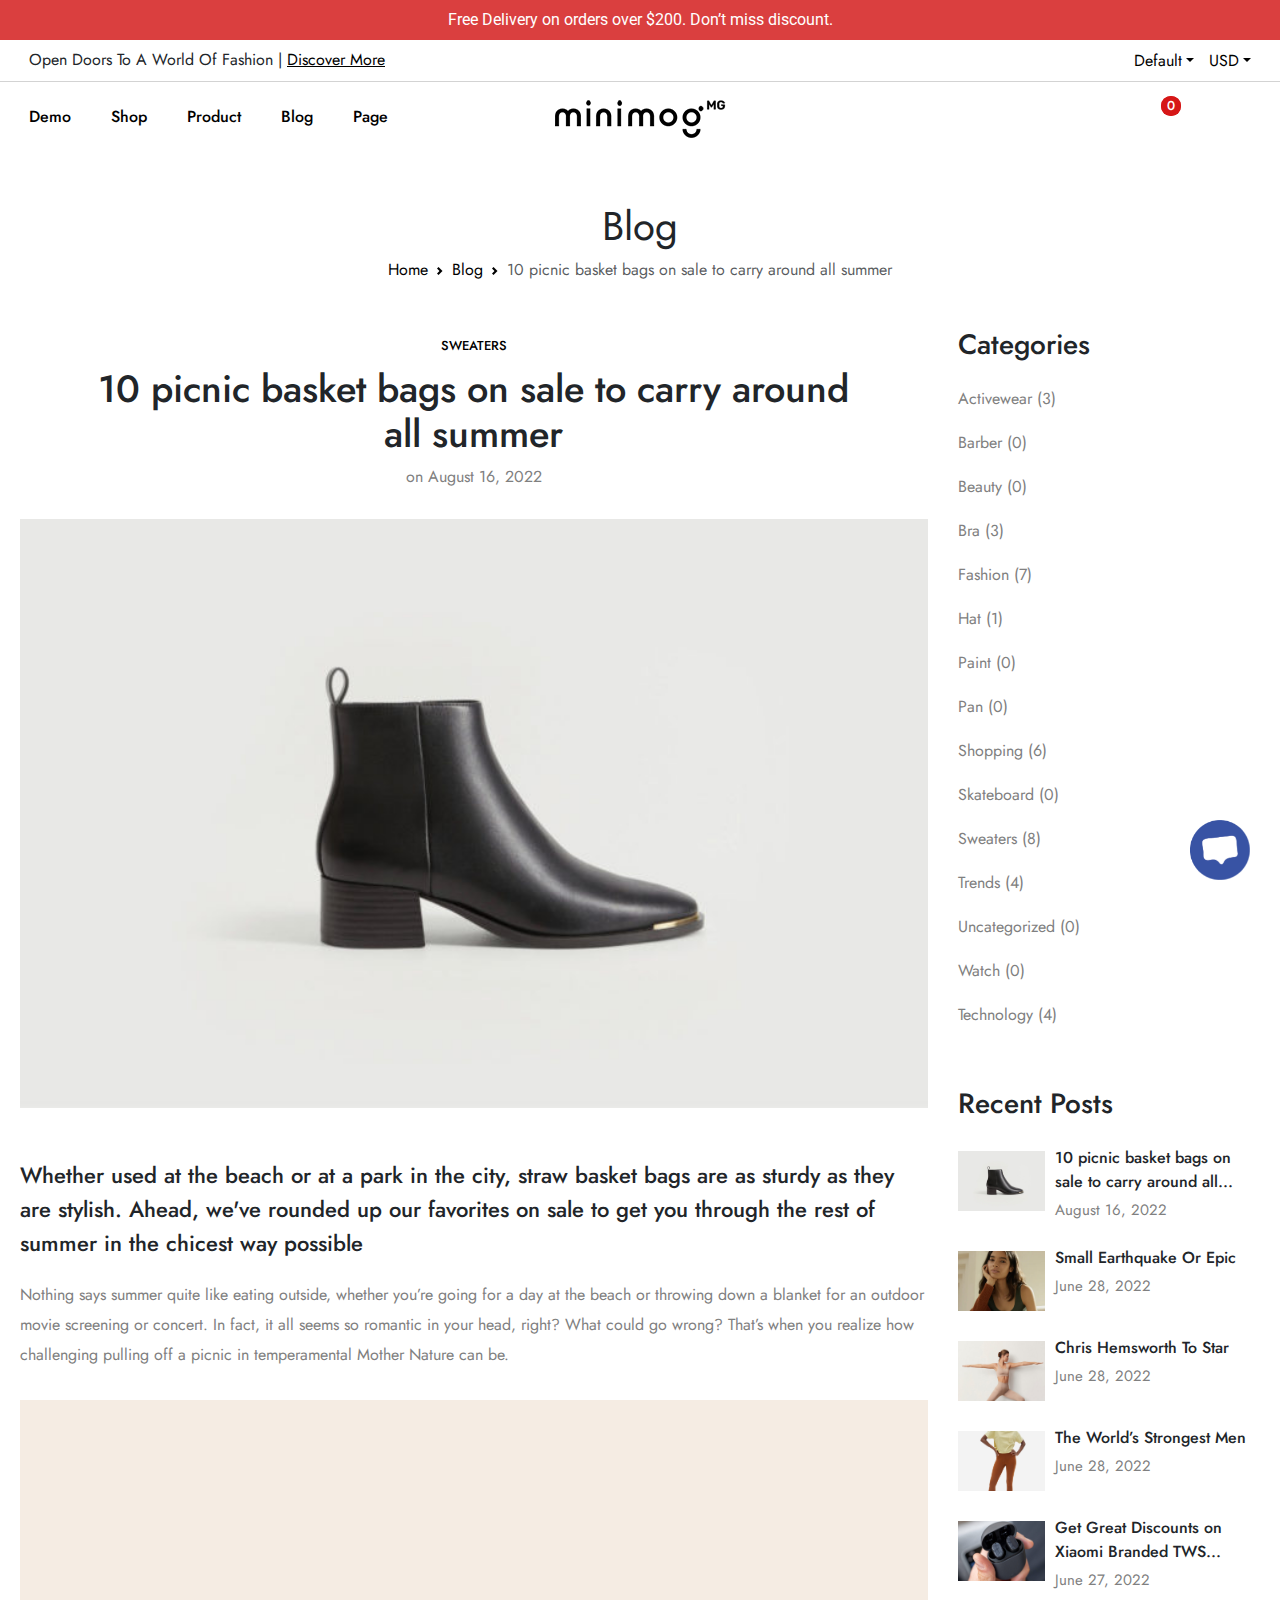
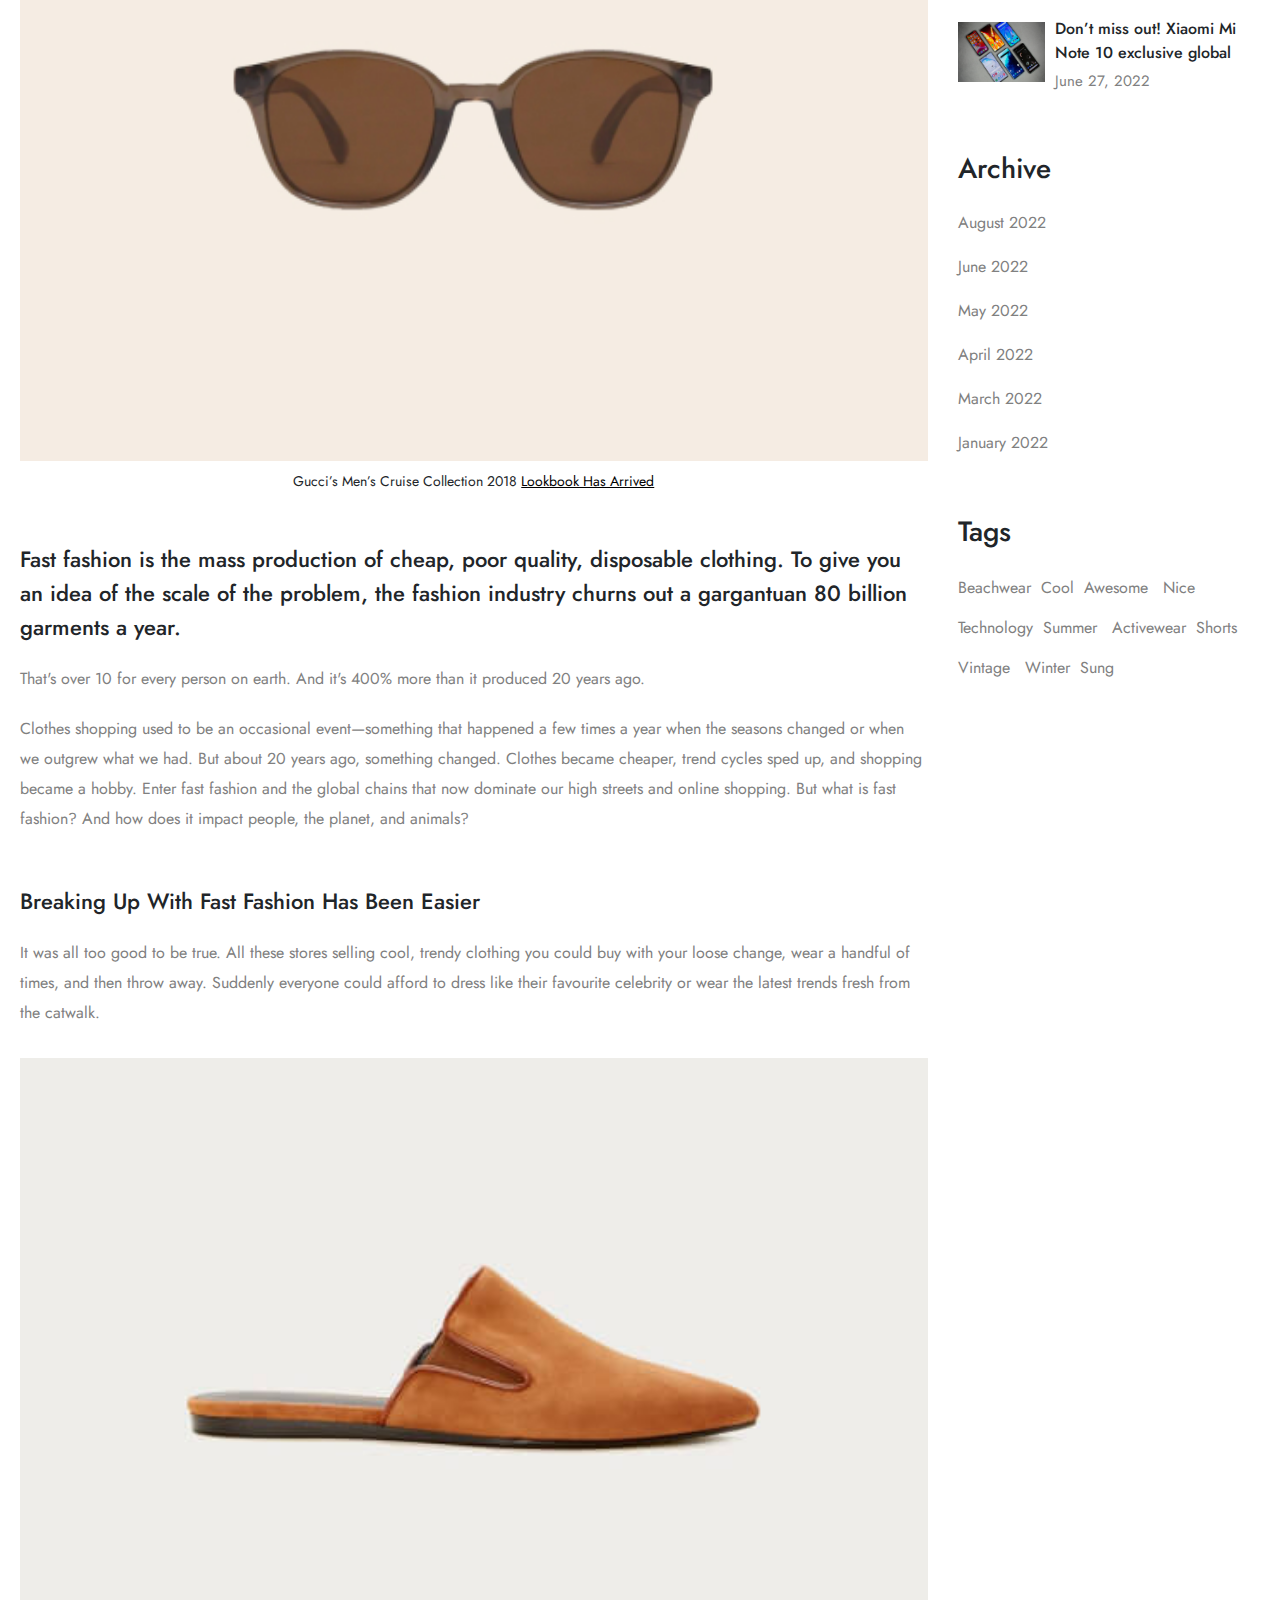
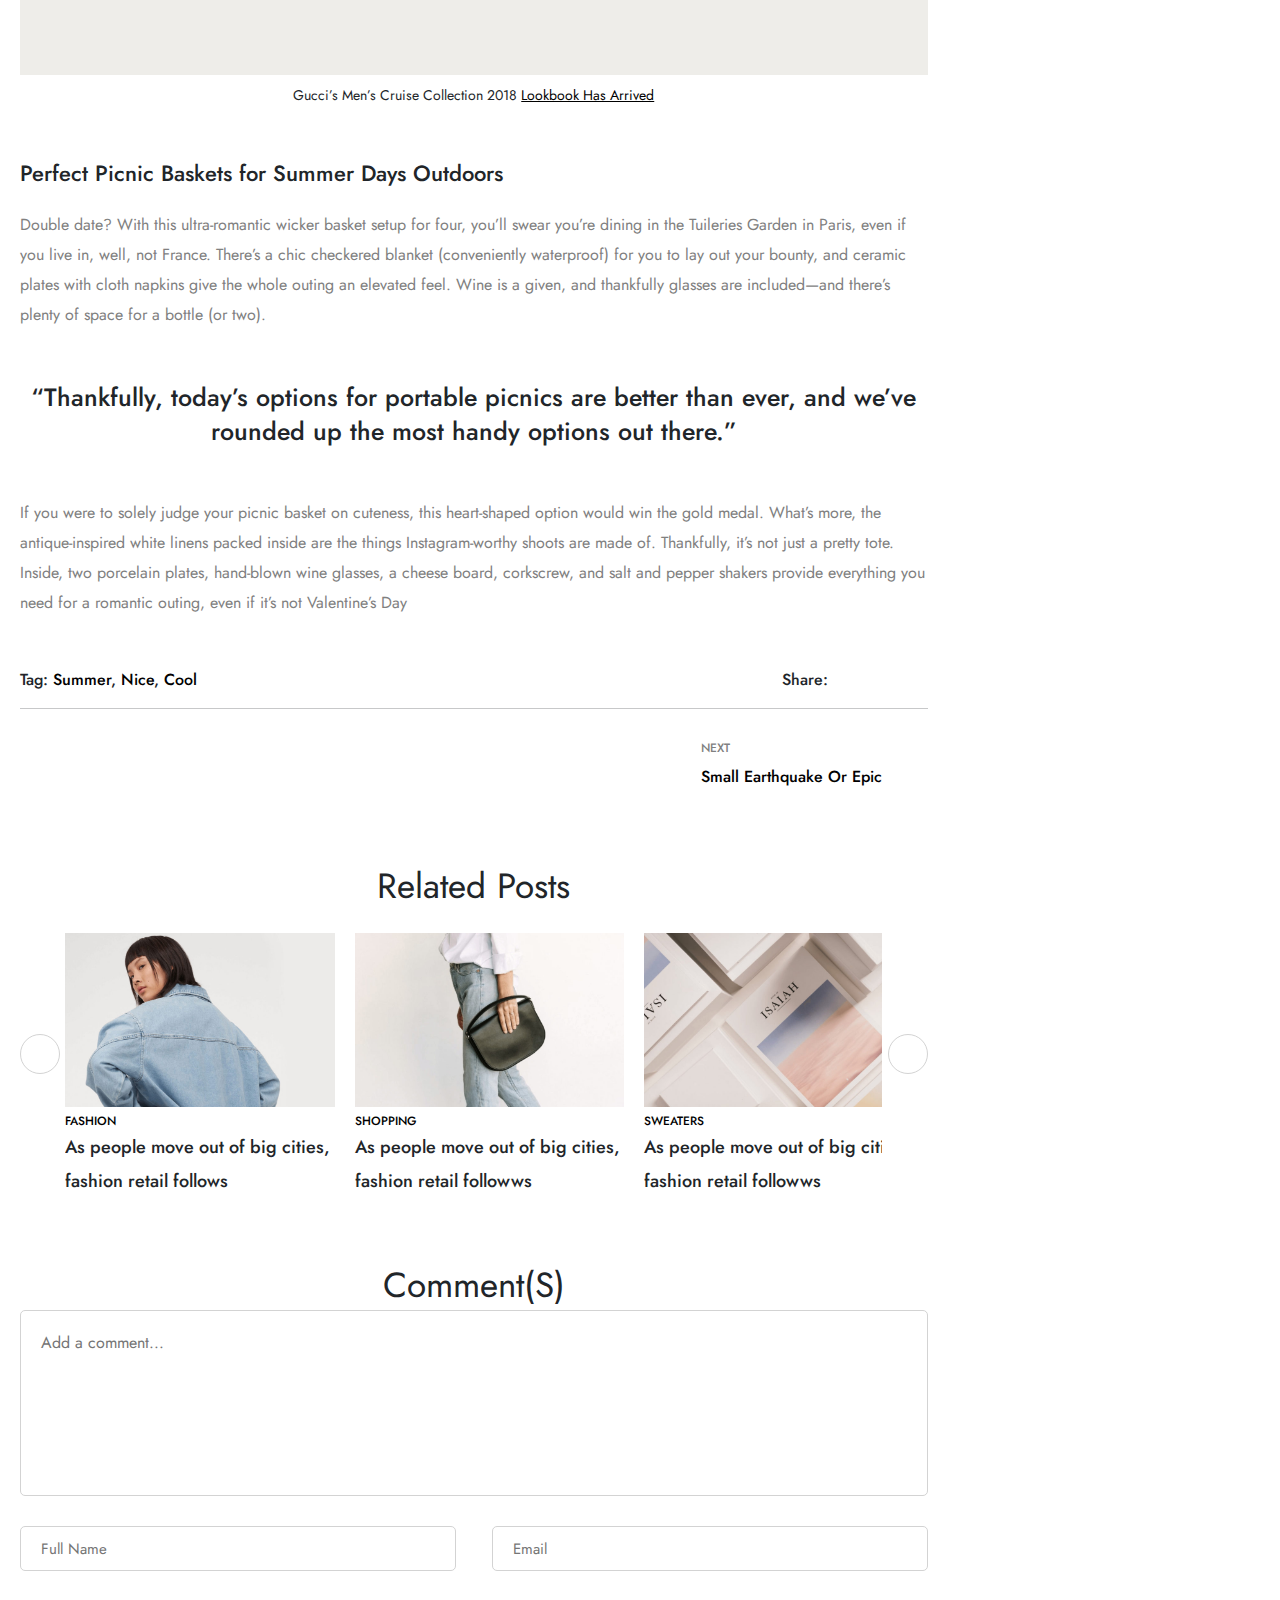
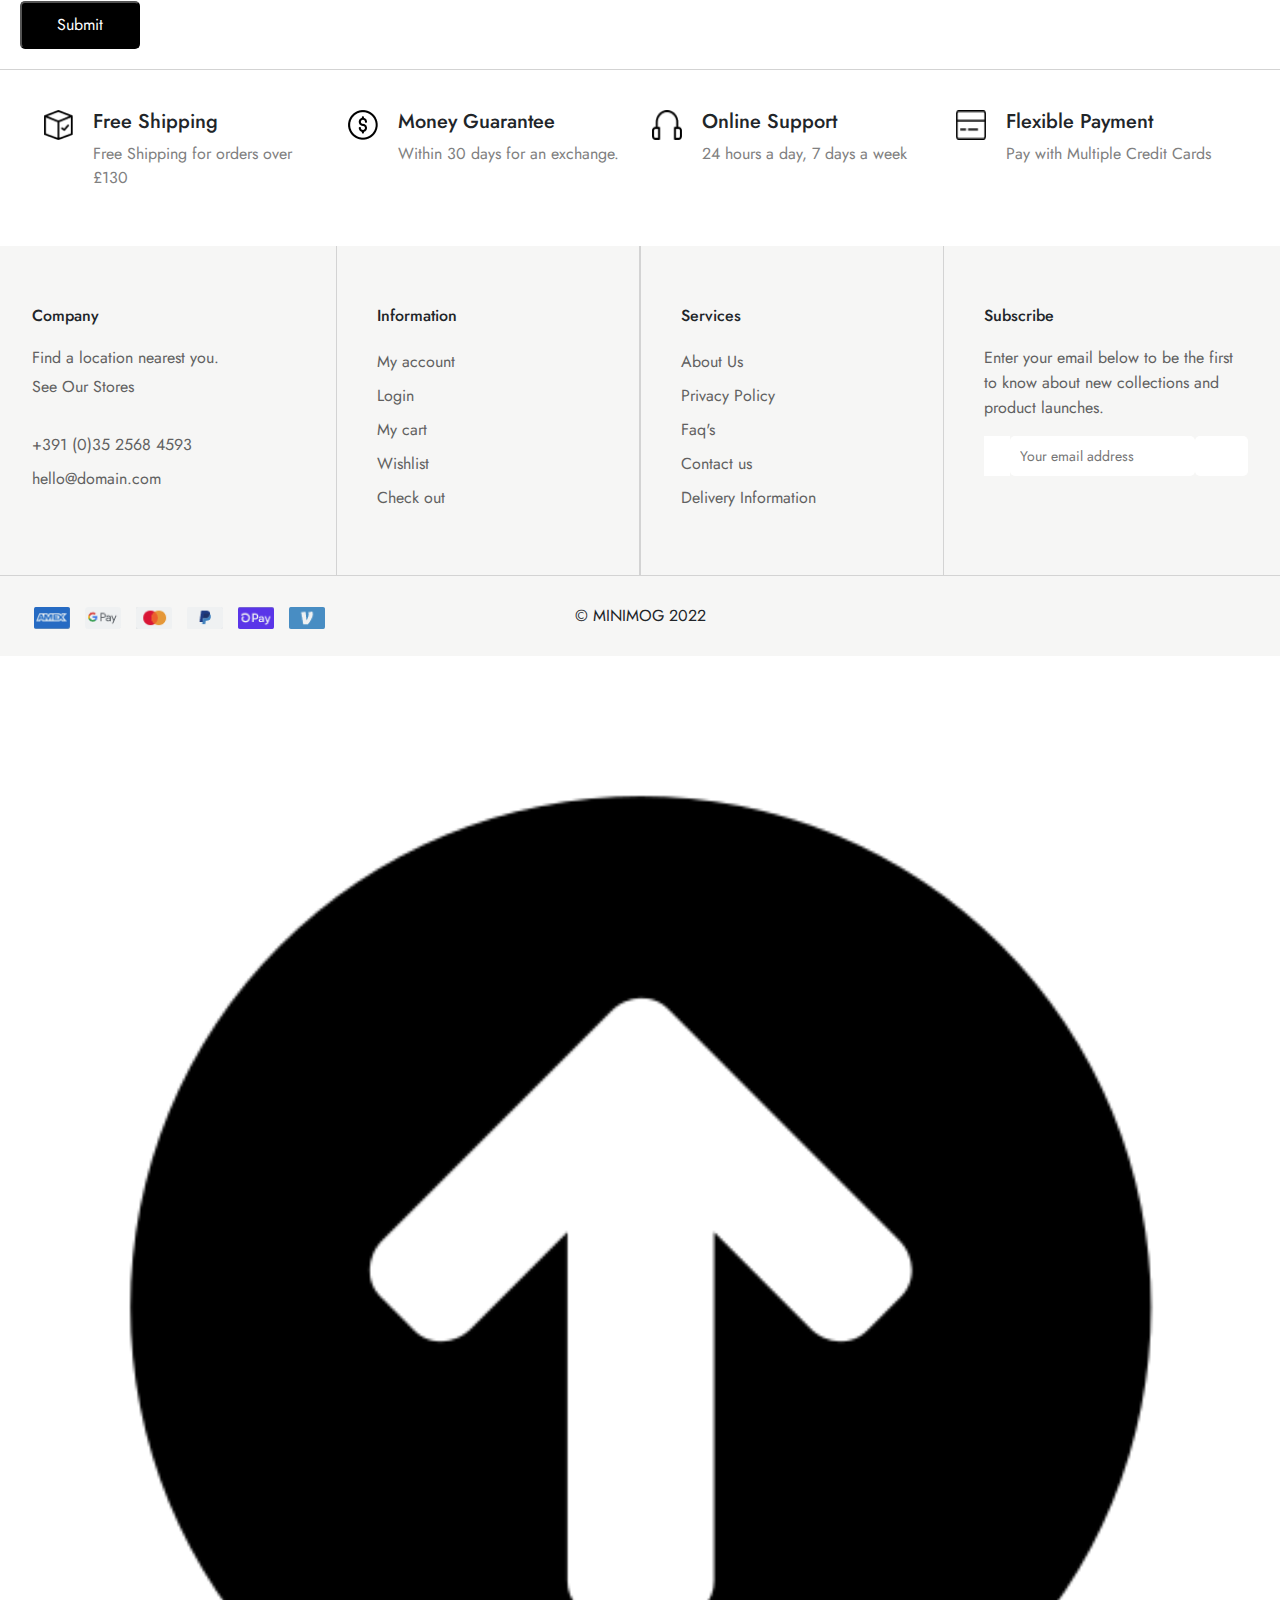
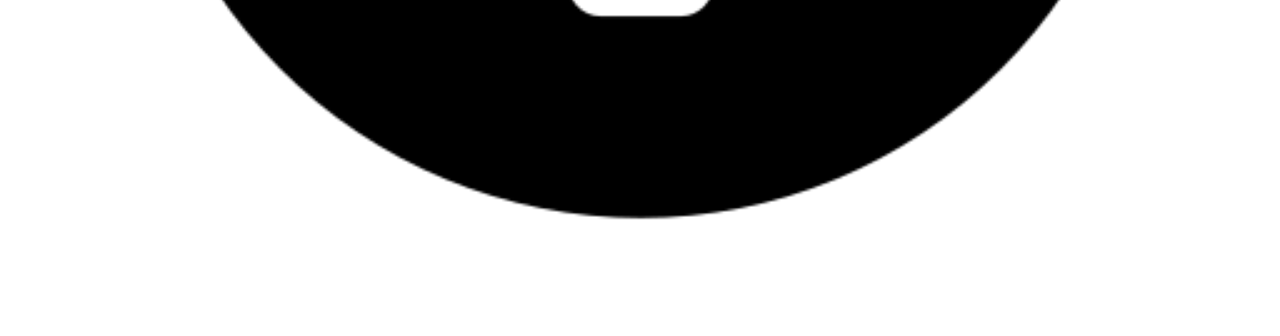
<file: blog-10picnic.html>
<!DOCTYPE html>
<html lang="en">
<head>
    <meta charset="UTF-8">
    <meta http-equiv="X-UA-Compatible" content="IE=edge">
    <meta name="viewport" content="width=device-width, initial-scale=1.0">
    <link rel="stylesheet" href="assets/css/normalize.css">
    <link rel="stylesheet" href="assets/css/style.css">
    <link rel="stylesheet" href="assets/css/blog-10picnic.css">
    <link href="https://cdn.jsdelivr.net/npm/bootstrap@5.2.3/dist/css/bootstrap.min.css" rel="stylesheet">
    <script src="https://cdn.jsdelivr.net/npm/bootstrap@5.2.3/dist/js/bootstrap.bundle.min.js"></script>
    <link rel="stylesheet" href="https://cdnjs.cloudflare.com/ajax/libs/font-awesome/6.2.1/css/all.min.css" integrity="sha512-MV7K8+y+gLIBoVD59lQIYicR65iaqukzvf/nwasF0nqhPay5w/9lJmVM2hMDcnK1OnMGCdVK+iQrJ7lzPJQd1w==" crossorigin="anonymous" referrerpolicy="no-referrer" />
    <link rel="preconnect" href="https://fonts.googleapis.com"><link rel="preconnect" href="https://fonts.gstatic.com" crossorigin><link href="https://fonts.googleapis.com/css2?family=Jost:ital,wght@0,300;0,400;0,500;1,300;1,400;1,500&family=Roboto:ital,wght@0,300;0,400;1,300;1,400&display=swap" rel="stylesheet">
    <script src="https://ajax.googleapis.com/ajax/libs/jquery/3.6.1/jquery.min.js"></script>
    <title>10 picnic basket bags on sale to carry around all summer</title>
</head>
<body>
    <!-- Top -->
    <div class="top1 container-fluid">
        <div class="row">
            <div class="col-12 d-flex align-items-center justify-content-center">Free Delivery on orders over $200. Don’t miss discount.</div>
            <div class="top1-close"><i class="fa-solid fa-xmark"></i></div>
        </div>
    </div>
    <div class="top2 container-fluid">
            <div class="row">
                <div class="col-xxl-4 text-start">
                    <a href="https://www.instagram.com/phuthinhnguyen1407/" target="_blank"><i class="fa-brands fa-instagram"></i></a>
                    <span>100k Followers</span>
                    <a class="facebook" href="https://www.facebook.com/profile.php?id=100009223194372" target="_blank"><i class="fa-brands fa-facebook"></i></a>
                    <span>300k Followers</span>
                </div>
                <div class="col-md-9 col-xl-6 col-xxl-4">
                       <span>Open Doors To A World Of Fashion </span><span>|</span>
                        <a href=""> Discover More</a>
                </div>
                <div class="col-md-3 col-xl-6 col-xxl-4 text-end">
                    <div class="btn-group">
                        <a class="dropdown-toggle" data-bs-toggle="dropdown" aria-expanded="false">Default</a>
                        <ul class="dropdown-menu dropdown-menu-end">
                          <li><a class="dropdown-item" href="#">Fashion 02</a></li>
                          <li><a class="dropdown-item" href="#">Fashion 03</a></li>
                          <li><a class="dropdown-item" href="#">Fashion 04</a></li>
                          <li><a class="dropdown-item" href="#">Fashion 05</a></li>
                          <li><a class="dropdown-item" href="#">Fashion 06</a></li>
                          <li><a class="dropdown-item" href="#">Fashion 07</a></li>
                          <li><a class="dropdown-item" href="#">Fashion 08</a></li>
                          <li><a class="dropdown-item" href="#">Fashion 09</a></li>
                          <li><a class="dropdown-item" href="#">Fashion 10</a></li>
                          <li><a class="dropdown-item" href="#">Fashion 11</a></li>
                          <li><a class="dropdown-item" href="#">Fashion 12</a></li>
                          <li><a class="dropdown-item" href="#">Fashion 13</a></li>
                          <li><a class="dropdown-item" href="#">Fashion RTL</a></li>
                        </ul>
                    </div>
                    <div class="btn-group">
                        <a class="dropdown-toggle" data-bs-toggle="dropdown" aria-expanded="false">USD</a>
                        <ul class="dropdown-menu dropdown-menu-end usd">
                          <li><a class="dropdown-item" href="#">GBP</a></li>
                          <li><a class="dropdown-item" href="#">EUR</a></li>
                        </ul>
                    </div>
                </div>
            </div>
    </div>
    <nav class="container-fluid">
        <div class="row d-flex align-items-center">
            <div class="col-4 left">
                <ul>
                    <li>
                        <a href="index.html">Demo<i class="fa fa-chevron-down" aria-hidden="true"></i></a>
                        <div class="menu-dropdown">
                            <div class="menu-dropdown-item">
                                <div><a href="">Home V1</a><a id="hot">Hot</a></div>
                                <div><a href="">Home V2</a><a id="hot">Hot</a></div>
                                <div><a href="">Home V3</a><a id="hot">Hot</a></div>
                                <div><a href="">Home V4</a></div>
                                <div><a href="">Home V5</a></div>
                                <div><a href="">Home V6</a></div>
                                <div><a href="">Home V7</a></div>  
                            </div>
                            <div class="menu-dropdown-item">
                                <div><a href="">Home V8</a></div>
                                <div><a href="">Home V9</a></div>
                                <div><a href="">Home V10</a></div>
                                <div><a href="">Home V11</a></div>
                                <div><a href="">Home V12</a></div>
                                <div><a href="">Home V13</a><a id="hot">Hot</a></div>
                                <div><a href="">Megastore</a><a id="hot">Hot</a></div>   
                            </div>
                            <div class="menu-dropdown-item">
                                <div><a href="">Megamog</a><a id="hot">Hot</a></div>
                                <div><a href="">Supergear</a><a id="hot">Hot</a></div>
                                <div><a href="">Active Wear</a><a id="new">New</a></div>
                                <div><a href="">Furniture Store</a></div>
                                <div><a href="">Case Phone Store</a></div>
                                <div><a href="">Socks Store</a></div>
                                <div><a href="">Bedding Store</a></div>    
                            </div>
                            <div class="menu-dropdown-item">
                                <div><a href="">Sneaker Store</a><a id="new">New</a></div>
                                <div><a href="">Jewelry Store</a></div>
                                <div><a href="">Bra Store</a><a id="hot">Hot</a></div>
                                <div><a href="">Backpack Store</a></div>
                                <div><a href="">Houseware Store</a></div>
                                <div><a href="">Hat Store</a></div>
                                <div><a href="">Bag Store</a></div>    
                            </div>
                            <div class="menu-dropdown-item">
                                <div><a href="">Paintme Store</a></div>
                                <div><a href="">Watch Store</a></div>
                                <div><a href="">Header 1</a><a id="new">New</a></div>
                                <div><a href="">Header 2</a></div>
                                <div><a href="">Header 3</a><a id="hot">Hot</a></div>
                                <div><a href="">Header 4</a></div>
                                <div><a href="">Header 5</a></div>    
                            </div>
                            <div class="menu-dropdown-item">
                                <div><a href="">Header Layout 6</a></div>
                                <div><a href="">Header Layout 7</a></div>
                                <div><a href="">Header Layout 8</a></div>
                                <div><a href="">Header Layout 9</a></div>
                                <div><a href="">Header Layout 10</a></div>
                                <div><a href="">Header Layout 11</a></div>
                                <div><a href="">Header Layout 12</a></div>   
                            </div>
                        </div>
                    </li>
                  
                    <li>
                        <a href="shop.html">Shop<i class="fa fa-chevron-down" aria-hidden="true"></i></a>
                        <div class="menu-dropdown">
                            <div class="menu-dropdown-item">
                                <div><a href="">Grid Layout</a></div>
                                <div><a href="">Masonry Layout</a></div>
                                <div> <a href="">Packery Layout</a></div>
                                <div><a href="">List View</a></div>
                                <div><a href="">Grid 2 Columns</a></div>
                                <div><a href="">Grid 3 Columns</a></div>
                            </div>
                            <div class="menu-dropdown-item">
                                <div><a href="">Grid 4 Columns</a></div>
                                <div><a href="">Grid 5 Columns</a></div>
                                <div><a href="">Left Sidebar</a></div>
                                <div><a href="">Right Sidebar</a></div>
                                <div><a href="">Canvas Sidebar</a></div>
                                <div><a href="">List - Left Sidebar</a></div>
                            </div>
                            <div class="menu-dropdown-item">
                                <div><a href="">Pagination</a></div>
                                <div><a href="">Load More Button</a></div>
                                <div><a href="">Infinit Scrolling</a></div>
                                <div><a href="">Collection & Product</a></div>
                            </div>
                            <div class="menu-dropdown-item">
                                <div><a href="">Hover Style 1</a></div>
                                <div><a href="">Hover Style 2</a></div>
                                <div><a href="">Hover Style 3</a></div>
                            </div>
                            <div class="menu-dropdown-item">
                                <img id="season" src="assets/images/home/shop_megamenu_01.jpeg" alt="">
                                <p>The new - season shoes edit</p>
                                <a href="" id="shopnow">Shop Now</a>
                            </div>  
                        </div>
                    </li>
                   
                    <li>
                        <a href="product.html">Product<i class="fa fa-chevron-down" aria-hidden="true"></i></a>
                        <div class="menu-dropdown">
                            <div class="menu-dropdown-item">
                                <div><a href="">Product Layout 1</a></div>
                                <div><a href="">Product Layout 2</a></div>
                                <div><a href="">Product Layout 3</a></div>
                               <div> <a href="">Product Layout 4</a></div>
                                <div><a href="">Bottom Thumbnails</a></div>
                                <div><a href="">Right Thumbnails</a></div>
                                <div><a href="">Without Thumbnails</a></div>
                                <div><a href="">Tab Accordions</a></div>
                                <div><a href="">Tab Accordions 2</a></div>
                            </div>
                            <div class="menu-dropdown-item">
                                <div><a href="">Images Swatch</a></div>
                                <div><a href="">Full Width</a></div>
                                <div><a href="">Custom Tab 1</a></div>
                                <div><a href="">Custom Tab 2</a></div>
                                <div><a href="">Upsell</a></div>
                                <div><a href="">Real Time Visitors</a></div>
                                <div><a href="">Save More</a></div>
                            </div>
                            <div class="menu-dropdown-item">
                                <div><a href="">Simple Product</a></div>
                                <div><a href="">Variable Product</a></div>
                                <div><a href="">Grouped Product</a></div>
                                <div><a href="">Bundle Product</a></div>
                                <div><a href="">Product Video</a></div>
                                <div><a href="">Inner Zoom #1</a></div>
                                <div><a href="">Inner Zoom #2</a></div>
                                <div><a href="">External Zoom</a></div>
                                <div><a href="">PhotoSwipe Popup</a></div>
                            </div>
                            <div class="menu-dropdown-item">
                                <p id="weekhighlight">This Week's Highlights</p>
                                <div class="menu-dropdown-item-product-wrap">
                                    <div class="menu-dropdown-item-product" id="menu-dropdown-item-product">
                                        <div class="item">
                                            <div class="item-top">
                                                <img src="assets/images/home/product_fashion_23_a_1.jpg" alt="">
                                                <div class="overlay-item1">
                                                    <button class="addtocard">Add to Card</button>
                                                </div>
                                                <div class="overlay-item2">
                                                    <div><span>Add to Wish List</span><i class="fa-solid fa-caret-right"></i><a href=""><i class="fa-regular fa-star" aria-hidden="true"></i></a></div>
                                                    <div><span>Add to Compare</span><i class="fa-solid fa-caret-right"></i><a href=""><i class="fa fa-code-compare" aria-hidden="true"></i></a></div>
                                                    <div><span>Quick View</span><i class="fa-solid fa-caret-right"></i><a href=""><i class="fa-regular fa-eye" aria-hidden="true"></i></a></div> 
                                                </div>
                                                <div class="overlay-item3">
                                                    <img src="assets/images/home/product_fashion_23_a_3.jpg" alt="">
                                                </div>
                                            </div>
                                            <div class="item-center">
                                                <a href="">Boxy Denim Jacket</a>
                                                <p>$25.00</p><p id="line-through">$21.00</p>
                                            </div>
                                        </div>
                                        <div class="item">
                                            <div class="item-top">
                                                <img src="assets/images/home/product_fashion_12_b_1_1.jpeg" alt="">
                                                <div class="overlay-item1">
                                                    <button class="addtocard">Add to Card</button>
                                                </div>
                                                <div class="overlay-item2">
                                                    <div><span>Add to Wish List</span><i class="fa-solid fa-caret-right"></i><a href=""><i class="fa-regular fa-star" aria-hidden="true"></i></a></div>
                                                    <div><span>Add to Compare</span><i class="fa-solid fa-caret-right"></i><a href=""><i class="fa fa-code-compare" aria-hidden="true"></i></a></div>
                                                    <div><span>Quick View</span><i class="fa-solid fa-caret-right"></i><a href=""><i class="fa-regular fa-eye" aria-hidden="true"></i></a></div> 
                                                </div>
                                                <div class="overlay-item3">
                                                    <img src="assets/images/home/product_fashion_12_b_3.jpg" alt="">
                                                </div>
                                            </div>
                                            <div class="item-center">
                                                <a href="">Oversized Jacket</a>
                                                <p>$10.00</p><p id="line-through">$18.00</p>
                                            </div> 
                                        </div>
                                        <div class="item">
                                            <div class="item-top">
                                                <img src="assets/images/home/product_fashion_02_b_1_1.jpeg" alt="">
                                                <div class="overlay-item1">
                                                    <button class="addtocard">Add to Card</button>
                                                </div>
                                                <div class="overlay-item2">
                                                    <div><span>Add to Wish List</span><i class="fa-solid fa-caret-right"></i><a href=""><i class="fa-regular fa-star" aria-hidden="true"></i></a></div>
                                                    <div><span>Add to Compare</span><i class="fa-solid fa-caret-right"></i><a href=""><i class="fa fa-code-compare" aria-hidden="true"></i></a></div>
                                                    <div><span>Quick View</span><i class="fa-solid fa-caret-right"></i><a href=""><i class="fa-regular fa-eye" aria-hidden="true"></i></a></div> 
                                                </div>
                                                <div class="overlay-item3">
                                                    <img src="assets/images/home/product_fashion_02_b_2_1.jpeg" alt="">
                                                </div>
                                            </div>
                                            <div class="item-center">
                                                <a href="">Boxy Denim Jacket</a>
                                                <p>$25.00</p><p id="line-through">$21.00</p>
                                            </div>
                                        </div>
                                        <div class="item">
                                            <div class="item-top">
                                                <img src="assets/images/home/product_fashion_30_b_1.jpeg" alt="">
                                                <div class="overlay-item1">
                                                    <button class="addtocard">Add to Card</button>
                                                </div>
                                                <div class="overlay-item2">
                                                    <div><span>Add to Wish List</span><i class="fa-solid fa-caret-right"></i><a href=""><i class="fa-regular fa-star" aria-hidden="true"></i></a></div>
                                                    <div><span>Add to Compare</span><i class="fa-solid fa-caret-right"></i><a href=""><i class="fa fa-code-compare" aria-hidden="true"></i></a></div>
                                                    <div><span>Quick View</span><i class="fa-solid fa-caret-right"></i><a href=""><i class="fa-regular fa-eye" aria-hidden="true"></i></a></div> 
                                                </div>
                                                <div class="overlay-item3">
                                                    <img src="assets/images/home/product_fashion_30_b_2.jpeg" alt="">
                                                </div>
                                            </div>
                                            <div class="item-center">
                                                <a href="">Oversized Jacket</a>
                                                <p>$10.00</p><p id="line-through">$18.00</p>
                                            </div> 
                                        </div>
                                    </div>
                                    <a id="arrow-left"><i class="fa fa-arrow-left" aria-hidden="true"></i></a>
                                    <a id="arrow-right"><i class="fa fa-arrow-right" aria-hidden="true"></i></a>
                                </div>
                                <script>
                                    let menu_dropdown_item_produc_wrap = document.getElementById("menu-dropdown-item-product");
                                    $("#arrow-left").bind("click",function name(params) {
                                        menu_dropdown_item_produc_wrap.scrollLeft=0;
                                    })
                                    $("#arrow-right").bind("click",function name(params) {
                                        menu_dropdown_item_produc_wrap.scrollLeft=400;
                                    })
                                </script>
                            </div>
                        </div>
                    </li>
                    <li>
                        <a href="blog.html">Blog<i class="fa fa-chevron-down" aria-hidden="true"></i></a>
                        <div class="menu-dropdown-page">
                            <a href="">Pop List</a>
                            <a href="">Grid 3 Columns</a>
                            <a href="blog.html">Grid 4 Columns</a>
                            <a href="">Grid With Sidebar</a>
                            <a href="blog-10picnic.html">Single Post 1</a>
                            <a href="">Single Post 2</a>
                            <a href="">Single Post 3</a>
                        </div>
                    </li>
                    <li>
                        <a href="">Page<i class="fa fa-chevron-down" aria-hidden="true"></i></a>
                        <div class="menu-dropdown-page">
                            <a href="aboutv1.html">About V1</a>
                            <a href="">About V2</a>
                            <a href="">About V3</a>
                            <a href="faq.html">FAQs</a>
                            <a href="404page.html">404 Page</a>
                            <a href="contactus.html">Contact Us</a>
                            <a href="findastore.html" >Find A Store</a>
                        </div>
                    </li>
                </ul>
            </div>
            <div class="col-4 menu" data-bs-toggle="offcanvas" data-bs-target="#offcanvasWithBothOptions">
                <a class="bar"><i class="fa fa-bars" aria-hidden="true"></i></a>
            </div>
            <div class="offcanvas offcanvas-start" data-bs-scroll="true" tabindex="-1" id="offcanvasWithBothOptions" aria-labelledby="offcanvasWithBothOptionsLabel">
                <div class="offcanvas-header">
                    <div class="menu-show">
                        <div class="menu-show-wrap">
                            <div class="menu-show-item" data-itemid="item1">
                                <a href="index.html">Demo</a>
                                <a id="plus"><i class="fa-sharp fa-solid fa-plus"></i></a>
                                <a id="minus"><i class="fa fa-minus"></i></a>
                            </div>
                            <div class="menu-show-item-dropdown" id="item1">
                                <div class="item">
                                    <a href="">Fashion</a>
                                </div>
                                <div class="item">
                                    <a href="">Fashion</a>
                                </div>
                                <div class="item">
                                    <a href="">Minimog Store</a>
                                </div>
                                <div class="item">
                                    <a href="">Header Layout</a>
                                </div>
                                <div class="item">
                                    <a href="">Header Layout</a>
                                </div>
                            </div>
                            <div class="menu-show-item" data-itemid="item2">
                                <a href="shop.html">Shop</a>
                                <a id="plus"><i class="fa-sharp fa-solid fa-plus"></i></a>
                                <a id="minus"><i class="fa fa-minus"></i></a>
                            </div>
                            <div class="menu-show-item-dropdown" id="item2">
                                <div class="item">
                                    <a href="">Shop Pages</a>
                                </div>
                                <div class="item">
                                    <a href="">Shop Sidebar</a>
                                </div>
                                <div class="item">
                                    <a href="">Features</a>
                                </div>
                                <div class="item">
                                    <a href="">Hover Style</a>
                                </div>
                            </div>
                            <div class="menu-show-item" data-itemid="item3">
                                <a href="product.html">Product</a>
                                <a id="plus"><i class="fa-sharp fa-solid fa-plus"></i></a>
                                <a id="minus"><i class="fa fa-minus"></i></a>
                            </div>
                            <div class="menu-show-item-dropdown" id="item3">
                                <div class="item">
                                    <a href="">Product Layout</a>
                                </div>
                                <div class="item">
                                    <a href="">Product Detail</a>
                                </div>
                                <div class="item">
                                    <a href="">Product Type</a>
                                </div>
                                <div class="item">
                                    <a href="">Product Features</a>
                                </div>
                            </div>
                            <div class="menu-show-item" data-itemid="item4">
                                <a href="blog.html">Blog</a>
                                <a id="plus"><i class="fa-sharp fa-solid fa-plus"></i></a>
                                <a id="minus"><i class="fa fa-minus"></i></a>
                            </div>
                            <div class="menu-show-item-dropdown" id="item4">
                                <div class="item">
                                    <a href="">Post List</a>
                                </div>
                                <div class="item">
                                    <a href="">Grid 3 Columns</a>
                                </div>
                                <div class="item">
                                    <a href="blog.html">Grid 4 Columns</a>
                                </div>
                                <div class="item">
                                    <a href="">Grid With Sidebar</a>
                                </div>
                                <div class="item">
                                    <a href="blog-10picnic.html">Single Post 1</a>
                                </div>
                                <div class="item">
                                    <a href="">Single Post 2</a>
                                </div>
                                <div class="item">
                                    <a href="">Single Post 3</a>
                                </div>
                            </div>
                            <div class="menu-show-item" data-itemid="item5">
                                <a href="">Page</a>
                                <a id="plus"><i class="fa-sharp fa-solid fa-plus"></i></a>
                                <a id="minus"><i class="fa fa-minus"></i></a>
                            </div>
                            <div class="menu-show-item-dropdown" id="item5">
                                <div class="item">
                                    <a href="aboutv1.html">About V1</a>
                                </div>
                                <div class="item">
                                    <a href="">About V2</a>
                                </div>
                                <div class="item">
                                    <a href="">About V3</a>
                                </div>
                                <div class="item">
                                    <a href="faq.html">FAQs</a>
                                </div>
                                <div class="item">
                                    <a href="404page.html">404 Page</a>
                                </div>
                                <div class="item">
                                    <a href="contactus.html">Contact Us</a>
                                </div>
                                <div class="item">
                                    <a href="findastore.html">Find A Store</a>
                                </div>
                            </div>
                            <div class="menu-show-item-myaccount">
                                <i class="fa-regular fa-user" aria-hidden="true"></i><span>My Account</span>
                            </div>
                            <button>Sign in</button>
                            <button>Create An Account</button>
                        </div>
                        <div class="menu-show-close"><i class="fa-solid fa-xmark"></i></div>
                    </div>
                </div>
                <script>
                    $(".menu-show-item-dropdown").hide();
                    $(".menu-show-item").click(function name(params) {
                        $(this).children("#plus").toggle();
                        $(this).children("#minus").toggle();
                        let itemid = $(this).data("itemid");
                        $("#"+itemid).slideToggle();
                    })
                </script>
            </div>
            <div class="col-4 text-center center">
                <img src="assets/images/home/dark-logo_1n.png" alt="" onclick="window.location.href='index.html'">
            </div>
            <div class="col-4 right">
                <ul>
                    <li class="search"><a href=""><i class="fa fa-search" aria-hidden="true"></i></a><span class="tooltiptext">Search</span></li>
                    <li class="user"><a href=""><i class="fa-regular fa-user" aria-hidden="true"></i></a><span class="tooltiptext">Sign in</span></li>
                    <li class="star"><a href="" ><i class="fa-regular fa-star" aria-hidden="true"></i></a><span class="tooltiptext">My Wish List</span><a>0</a></li>
                    <li class="mycart"><a href=""><i class="fa fa-bag-shopping" aria-hidden="true"></i></a><span class="tooltiptext">My Cart</span><a>0</a></li>
                </ul>
            </div>
        </div>
    </nav>
    
    
    <!-- breadcrumb -->
    <div class="blog-head">
        <h1>Blog</h1>
        <div class="bcrumb" style="--bs-breadcrumb-divider: url(&#34;data:image/svg+xml,%3Csvg xmlns='http://www.w3.org/2000/svg' width='8' height='8'%3E%3Cpath d='M2.5 0L1 1.5 3.5 4 1 6.5 2.5 8l4-4-4-4z' fill='currentColor'/%3E%3C/svg%3E&#34;);" aria-label="breadcrumb">
            <ol class="breadcrumb">
              <li class="breadcrumb-item"><a href="index.html">Home</a></li>
              <li class="breadcrumb-item"><a href="blog.html">Blog</a></li>
              <li class="breadcrumb-item active" aria-current="page">10 picnic basket bags on sale to carry around all summer</li>
            </ol>
        </div>
    </div>
   
    <!-- blog-10picnic -->
    <div class="blog-10picnic-content-container">
        <div class="blog-10picnic-content-item1">
            <div class="blog-10picnic-content-item1-head">
                <p>SWEATERS</p>
                <h2>10 picnic basket bags on sale to carry around all summer</h2>
                <p>on August 16, 2022</p>
            </div>
            <div class="blog-10picnic-content-item1-img1">
                    <img src="assets/images/blog/5-740x480.jpg" alt="">
            </div>
            <h3>Whether used at the beach or at a park in the city, straw basket bags are as sturdy as they are stylish. Ahead, we've rounded up our favorites on sale to get you through the rest of summer in the chicest way possible</h3>
            <p>Nothing says summer quite like eating outside, whether you’re going for a day at the beach or throwing down a blanket for an outdoor movie screening or concert. In fact, it all seems so romantic in your head, right? What could go wrong? That’s when you realize how challenging pulling off a picnic in temperamental Mother Nature can be.</p>
            <div class="blog-10picnic-content-item1-img2">
                    <img src="assets/images/blog/blog-10picnic/h5_cat_02.jpg" alt="">
                    <div>Gucci’s Men’s Cruise Collection 2018 <a href="">Lookbook Has Arrived</a></div>
            </div>
            <h3>Fast fashion is the mass production of cheap, poor quality, disposable clothing. To give you an idea of the scale of the problem, the fashion industry churns out a gargantuan 80 billion garments a year.</h3>
            <p>That's over 10 for every person on earth. And it's 400% more than it produced 20 years ago.</p>
            <p>Clothes shopping used to be an occasional event—something that happened a few times a year when the seasons changed or when we outgrew what we had. But about 20 years ago, something changed. Clothes became cheaper, trend cycles sped up, and shopping became a hobby. Enter fast fashion and the global chains that now dominate our high streets and online shopping. But what is fast fashion? And how does it impact people, the planet, and animals?</p>
            <h3>Breaking Up With Fast Fashion Has Been Easier</h3>
            <p>It was all too good to be true. All these stores selling cool, trendy clothing you could buy with your loose change, wear a handful of times, and then throw away. Suddenly everyone could afford to dress like their favourite celebrity or wear the latest trends fresh from the catwalk.</p>
            <div class="blog-10picnic-content-item1-img2">
                <img src="assets/images/blog/blog-10picnic/single_post_01.jpg" alt="">
                <div>Gucci’s Men’s Cruise Collection 2018 <a href="">Lookbook Has Arrived</a></div>
            </div>   
            <h3>Perfect Picnic Baskets for Summer Days Outdoors</h3>
            <p>Double date? With this ultra-romantic wicker basket setup for four, you’ll swear you’re dining in the Tuileries Garden in Paris, even if you live in, well, not France. There’s a chic checkered blanket (conveniently waterproof) for you to lay out your bounty, and ceramic plates with cloth napkins give the whole outing an elevated feel. Wine is a given, and thankfully glasses are included—and there’s plenty of space for a bottle (or two).</p>
            <h3 id="thanks">“Thankfully, today’s options for portable picnics are better than ever, and we’ve rounded up the most handy options out there.”</h3>
            <p>If you were to solely judge your picnic basket on cuteness, this heart-shaped option would win the gold medal. What’s more, the antique-inspired white linens packed inside are the things Instagram-worthy shoots are made of. Thankfully, it’s not just a pretty tote. Inside, two porcelain plates, hand-blown wine glasses, a cheese board, corkscrew, and salt and pepper shakers provide everything you need for a romantic outing, even if it’s not Valentine’s Day</p>
            <div class="blog-10picnic-content-item1-tagshare">
                <div class="blog-10picnic-content-item1-tagshare-tag">
                    <span>Tag: <a href="">Summer</a>, <a href="">Nice</a>, <a href="">Cool</a></span>
                </div>
                <div class="blog-10picnic-content-item1-tagshare-share">
                    <span>Share:</span>
                    <a href=""><i class="fa-brands fa-facebook-f"></i></a>
                    <a href=""><i class="fa-brands fa-twitter"></i></a>
                    <a href=""><i class="fa fa-envelope" aria-hidden="true"></i></a>
                    <a href=""><i class="fa-sharp fa-solid fa-plus"></i></a>
                </div>
            </div>
            <hr>
            <div class="next">
                <div class="next-wrap">
                    <div class="next-text">
                        <h3>NEXT</h3>
                        <P>Small Earthquake Or Epic</P>
                    </div>
                    <a href=""><i class="fa-solid fa-arrow-right-long"></i></a>
                </div>
            </div>
            <div class="slide">
                <h3>Related Posts</h3>
                <a href="javascript:slidepre();" id="arrow-left"><i class="fa-solid fa-arrow-left-long"></i></a>
                <div class="slide-content" id="slide-content">
                    <div class="slide-content-item">
                        <div class="slide-content-item-img">
                            <img src="assets/images/blog/blog-10picnic/3-870x563.jpg" alt="">
                            <p>FASHION</p>
                            <h3>As people move out of big cities, fashion retail follows</h3>
                        </div>
                    </div>
                    <div class="slide-content-item">
                        <div class="slide-content-item-img">
                            <img src="assets/images/blog/blog-10picnic/12-870x563.jpg" alt="">
                            <p>SHOPPING</p>
                            <h3>As people move out of big cities, fashion retail followws</h3>
                        </div>
                    </div>
                    <div class="slide-content-item">
                        <div class="slide-content-item-img">
                            <img src="assets/images/blog/blog-10picnic/4-840x544.jpg" alt="">
                            <p>SWEATERS</p>
                            <h3>As people move out of big cities, fashion retail followws</h3>
                        </div>
                    </div>
                    <div class="slide-content-item">
                        <div class="slide-content-item-img">
                            <img src="assets/images/blog/blog-10picnic/4-840x544.jpg" alt="">
                            <p>SWEATERS</p>
                            <h3>As people move out of big cities, fashion retail followws</h3>
                        </div>
                    </div>
                    <div class="slide-content-item">
                        <div class="slide-content-item-img">
                            <img src="assets/images/blog/blog-10picnic/16-840x544.jpg" alt="">
                            <p>FASHION</p>
                            <h3>As people move out of big cities, fashion retail followws</h3>
                        </div>
                    </div>
                    <div class="slide-content-item">
                        <div class="slide-content-item-img">
                            <img src="assets/images/blog/blog-10picnic/13-870x563.jpg" alt="">
                            <p>FASHION</p>
                            <h3>As people move out of big cities, fashion retail followws</h3>
                        </div>
                    </div>
                </div>
                <a href="javascript:slidenext();" id="arrow-right"><i class="fa-solid fa-arrow-right-long"></i></a>
            </div>
            <div class="comment">
                <h3>Comment(S)</h3>
                <textarea name="" id="" cols="30" rows="6" placeholder="Add a comment..."></textarea>
                <div class="input-name-email">
                    <input type="text" placeholder="Full Name">
                    <input type="text" placeholder="Email">
                </div>
                <button>Submit</button>
            </div>
            <script>
                let scrollslidecontent=0;
                let slidecontentitemwidth=$(".slide-content-item").width();
                console.log($(window).width());
                function slidenext(){
                    let a = document.getElementById("slide-content");
                    if ($(window).width()>800){
                        scrollslidecontent+=slidecontentitemwidth*3+100;
                        if (scrollslidecontent>(slidecontentitemwidth*3+200)){
                            scrollslidecontent=slidecontentitemwidth*3+200;
                        }
                    }
                    if (($(window).width()<800) && ($(window).width()>600)){
                        scrollslidecontent+=slidecontentitemwidth*2+50;
                        if (scrollslidecontent>(slidecontentitemwidth*2+100)){
                            scrollslidecontent=slidecontentitemwidth*2*2+100;
                        }
                    }
                    if ($(window).width()<600){
                        scrollslidecontent+=slidecontentitemwidth+20;
                        if (scrollslidecontent>(slidecontentitemwidth*5+20)){
                            scrollslidecontent=slidecontentitemwidth*5+50;
                        }
                    }
                    a.scrollLeft=scrollslidecontent;  
                }
                function slidepre(){
                    let a = document.getElementById("slide-content");
                    if ($(window).width()>800){
                        scrollslidecontent-=slidecontentitemwidth*3+200;
                        if (scrollslidecontent<(slidecontentitemwidth*3+200)){
                            scrollslidecontent=0;
                    }
                    }
                    if (($(window).width()<800) && ($(window).width()>600)){
                        scrollslidecontent-=slidecontentitemwidth*2+50;
                        if (scrollslidecontent<(slidecontentitemwidth*2)){
                            scrollslidecontent=0;
                        }
                    }
                    if ($(window).width()<600){
                        scrollslidecontent-=slidecontentitemwidth+20;
                        if (scrollslidecontent<(slidecontentitemwidth)){
                            scrollslidecontent=0;
                        }
                    }
                    a.scrollLeft=scrollslidecontent;  
                }
            </script>
        </div>  
        <div class="blog-10picnic-content-item2">
            <div class="blog-10picnic-content-item2-categories">
                <h3>Categories</h3>
                <div class="blog-10picnic-content-item2-categories-item">
                    <a href="">Activewear</a><span> (3)</span>
                </div>
                <div class="blog-10picnic-content-item2-categories-item">
                    <a href="">Barber</a><span> (0)</span>
                </div>
                <div class="blog-10picnic-content-item2-categories-item">
                    <a href="">Beauty</a><span> (0)</span>
                </div>
                <div class="blog-10picnic-content-item2-categories-item">
                    <a href="">Bra</a><span> (3)</span>
                </div>
                <div class="blog-10picnic-content-item2-categories-item">
                    <a href="">Fashion</a><span> (7)</span>
                </div>
                <div class="blog-10picnic-content-item2-categories-item">
                    <a href="">Hat</a><span> (1)</span>
                </div>
                <div class="blog-10picnic-content-item2-categories-item">
                    <a href="">Paint</a><span> (0)</span>
                </div>
                <div class="blog-10picnic-content-item2-categories-item">
                    <a href="">Pan</a><span> (0)</span>
                </div>
                <div class="blog-10picnic-content-item2-categories-item">
                    <a href="">Shopping</a><span> (6)</span>
                </div>
                <div class="blog-10picnic-content-item2-categories-item">
                    <a href="">Skateboard</a><span> (0)</span>
                </div>
                <div class="blog-10picnic-content-item2-categories-item">
                    <a href="">Sweaters</a><span> (8)</span>
                </div>
                <div class="blog-10picnic-content-item2-categories-item">
                    <a href="">Trends</a><span> (4)</span>
                </div>
                <div class="blog-10picnic-content-item2-categories-item">
                    <a href="">Uncategorized</a><span> (0)</span>
                </div>
                <div class="blog-10picnic-content-item2-categories-item">
                    <a href="">Watch</a><span> (0)</span>
                </div>
                <div class="blog-10picnic-content-item2-categories-item">
                    <a href="">Technology</a><span> (4)</span>
                </div>
            </div> 
            <div class="blog-10picnic-content-item2-recentpost">
                <h3>Recent Posts</h3>
                <div class="blog-10picnic-content-item2-recentpost-item">
                    <div class="blog-10picnic-content-item2-recentpost-item-img">
                        <img src="assets/images/blog/5-740x480.jpg" alt="">
                    </div>
                    <div class="blog-10picnic-content-item2-recentpost-item-text">
                        <h3>10 picnic basket bags on sale to carry around all...</h3>
                        <p>August 16, 2022</p>
                    </div>
                </div>
                <div class="blog-10picnic-content-item2-recentpost-item">
                    <div class="blog-10picnic-content-item2-recentpost-item-img">
                        <img src="assets/images/blog/h_active_post_02-870x563.jpg" alt="">
                    </div>
                    <div class="blog-10picnic-content-item2-recentpost-item-text">
                        <h3>Small Earthquake Or Epic</h3>
                        <p>June 28, 2022</p>
                    </div>
                </div>
                <div class="blog-10picnic-content-item2-recentpost-item">
                    <div class="blog-10picnic-content-item2-recentpost-item-img">
                        <img src="assets/images/blog/h_active_post_03-870x563.jpg" alt="">
                    </div>
                    <div class="blog-10picnic-content-item2-recentpost-item-text">
                        <h3>Chris Hemsworth To Star</h3>
                        <p>June 28, 2022</p>
                    </div>
                </div>
                <div class="blog-10picnic-content-item2-recentpost-item">
                    <div class="blog-10picnic-content-item2-recentpost-item-img">
                        <img src="assets/images/blog/h_active_post_01-870x563.jpg" alt="">
                    </div>
                    <div class="blog-10picnic-content-item2-recentpost-item-text">
                        <h3>The World’s Strongest Men</h3>
                        <p>June 28, 2022</p>
                    </div>
                </div>
                <div class="blog-10picnic-content-item2-recentpost-item">
                    <div class="blog-10picnic-content-item2-recentpost-item-img">
                        <img src="assets/images/blog/blog_gear_05-870x563.jpg" alt="">
                    </div>
                    <div class="blog-10picnic-content-item2-recentpost-item-text">
                        <h3>Get Great Discounts on Xiaomi Branded TWS...</h3>
                        <p>June 27, 2022</p>
                    </div>
                </div>
                <div class="blog-10picnic-content-item2-recentpost-item">
                    <div class="blog-10picnic-content-item2-recentpost-item-img">
                        <img src="assets/images/blog/blog_gear_08-870x563.jpg" alt="">
                    </div>
                    <div class="blog-10picnic-content-item2-recentpost-item-text">
                        <h3>Don’t miss out! Xiaomi Mi Note 10 exclusive global</h3>
                        <p>June 27, 2022</p>
                    </div>
                </div>
            </div> 
            <div class="blog-10picnic-content-item2-archive">
                <h3>Archive</h3>
                <a href="">August 2022</a>
                <a href="">June 2022</a>
                <a href="">May 2022</a>
                <a href="">April 2022</a>
                <a href="">March 2022</a>
                <a href="">January 2022</a>
            </div>
            <div class="blog-10picnic-content-item2-tag">
                <h3>Tags</h3>
                <a href="">Beachwear</a><a href="">Cool</a><a href="">Awesome</a>
                <a href="">Nice</a><a href="">Technology</a><a href="">Summer</a>
                <a href="">Activewear</a><a href="">Shorts</a><a href="">Vintage</a>
                <a href="">Winter</a><a href="">Sung</a>
            </div>
        </div>
    </div>
   

  
    
    <!-- info -->
    <div class="info container-fluid">
        <div class="row">
            <div class="info-item col-md-12 col-lg-3">
                <img src="assets/images/home/icon_box_free_ship.png" alt="">
                <div class="text">
                    <h2>Free Shipping</h2>
                    <p>Free Shipping for orders over £130</p>
                </div>
            </div>
            <div class="info-item col-md-12 col-lg-3">
                <img src="assets/images/home/icon_box_money_guarantee.png" alt="">
                <div class="text">
                    <h2>Money Guarantee</h2>
                    <p>Within 30 days for an exchange.</p>
                </div>
            </div>
            <div class="info-item col-md-12 col-lg-3">
                <img src="assets/images/home/icon_box_support.png" alt="">
                <div class="text">
                    <h2>Online Support</h2>
                    <p>24 hours a day, 7 days a week</p>
                </div>
            </div>
            <div class="info-item col-md-12 col-lg-3">
                <img src="assets/images/home/icon_box_payment.png" alt="">
                <div class="text">
                    <h2>Flexible Payment</h2>
                    <p>Pay with Multiple Credit Cards</p>
                </div>
            </div>
        </div>
    </div>

    <!-- contact -->
    <div class="contact container-fluid">
        <div class="row">
            <div class="contact-item col-md-12 col-lg-3 first">
                <h2>Company</h2>
                <p>Find a location nearest you.</p>
                <a href="">See Our Stores</a>
                <br>
                <a href="">+391 (0)35 2568 4593</a>
                <a href="">hello@domain.com</a>
            </div>
            <div class="contact-item col-md-12 col-lg-3 toborder">
                <div>
                    <h2>Information</h2>
                    <a href="">My account</a>
                    <a href="">Login</a>
                    <a href="">My cart</a>
                    <a href="">Wishlist</a>
                    <a href="">Check out</a>
                </div>
                <div class="contact-responsive-item information-menu" data-contactid="contactitem1">
                    <h2>Information</h2>
                    <a id="plus"><i class="fa-sharp fa-solid fa-plus"></i></a>
                    <a id="minus"><i class="fa fa-minus"></i></a>
                </div>
                <div class="infomation" id="contactitem1">
                    <a href="">My account</a>
                    <a href="">Login</a>
                    <a href="">My cart</a>
                    <a href="">Wishlist</a>
                    <a href="">Check out</a>
                </div>
            </div>
            <div class="contact-item col-md-12 col-lg-3 toborder">
                <div>
                    <h2>Services</h2>
                    <a href="">About Us</a>
                    <a href="">Privacy Policy</a>
                    <a href="">Faq's</a>
                    <a href="">Contact us</a>
                    <a href="">Delivery Information</a>
                </div>
                <div class="contact-responsive-item services-menu" data-contactid="contactitem2">
                    <h2>Services</h2>
                    <a id="plus"><i class="fa-sharp fa-solid fa-plus"></i></a>
                    <a id="minus"><i class="fa fa-minus"></i></a>
                </div>
                <div class="services" id="contactitem2">
                    <a href="">About Us</a>
                    <a href="">Privacy Policy</a>
                    <a href="">Faq's</a>
                    <a href="">Contact us</a>
                    <a href="">Delivery Information</a>
                </div>
            </div>
            <div class="contact-item col-md-12 col-lg-3 last">
                <h2>Subscribe</h2>
                <p>Enter your email below to be the first to know about new collections and product launches.</p>
                <div class="email">
                    <i class="fa fa-envelope" aria-hidden="true"></i><input type="text" placeholder="Your email address"><button><i class="fa fa-arrow-right" aria-hidden="true"></i></button>
                </div>
            </div>
        </div> 
    </div>
    <script>
        $(".contact-responsive-item").children("#minus").hide();
        $(".contact-responsive-item").click(function name(params) {
            $(this).children("#plus").toggle();
            $(this).children("#minus").toggle();
            let contactid = $(this).data("contactid");
            $("#"+contactid).slideToggle();
        })
    </script>
    
    <!-- footer -->
    <footer class="container-fluid">
        <div class="row">
            <div class="img col-md-12 col-lg-4">
                <img src="assets/images/home/payment.png" alt="">
            </div>
            <div class="logo col-md-12 col-lg-4 text-center">
                <p>&copy; MINIMOG 2022</p>
            </div>
            <div class="link col-md-12 col-lg-4 last">
                <a href="https://www.facebook.com/profile.php?id=100009223194372" target="_blank"><i class="fa-brands fa-facebook"></i></a>
                <a href=""><i class="fa-brands fa-twitter"></i></a>
                <a href="https://www.instagram.com/phuthinhnguyen1407/" target="_blank"><i class="fa-brands fa-instagram"></i></a>
                <a href=""><i class="fa-brands fa-pinterest"></i></a>
            </div>
        </div>
    </footer>
    <div id="scrolltop">
        <img src="assets/images/home/totop.png" alt="">
    </div>
    <script>
        $("#scrolltop").click(function name(params) {
            $("html").animate({scrollTop:0});
        })
        window.onscroll=function(){scrolltop()};
        function scrolltop(){
            if ((document.body.scrollTop>100) || (document.documentElement.scrollTop>100)){
            $("#scrolltop").addClass("scrolltop-show");
            $("nav").addClass('nav-sticky');
            }
            else {
                $("#scrolltop").removeClass("scrolltop-show");
                $("nav").removeClass('nav-sticky');
            };
        }
    </script>
    <div class="message">
        <img src="assets/images/home/mess.png" alt="">
    </div>
</body>
</html>
</file>
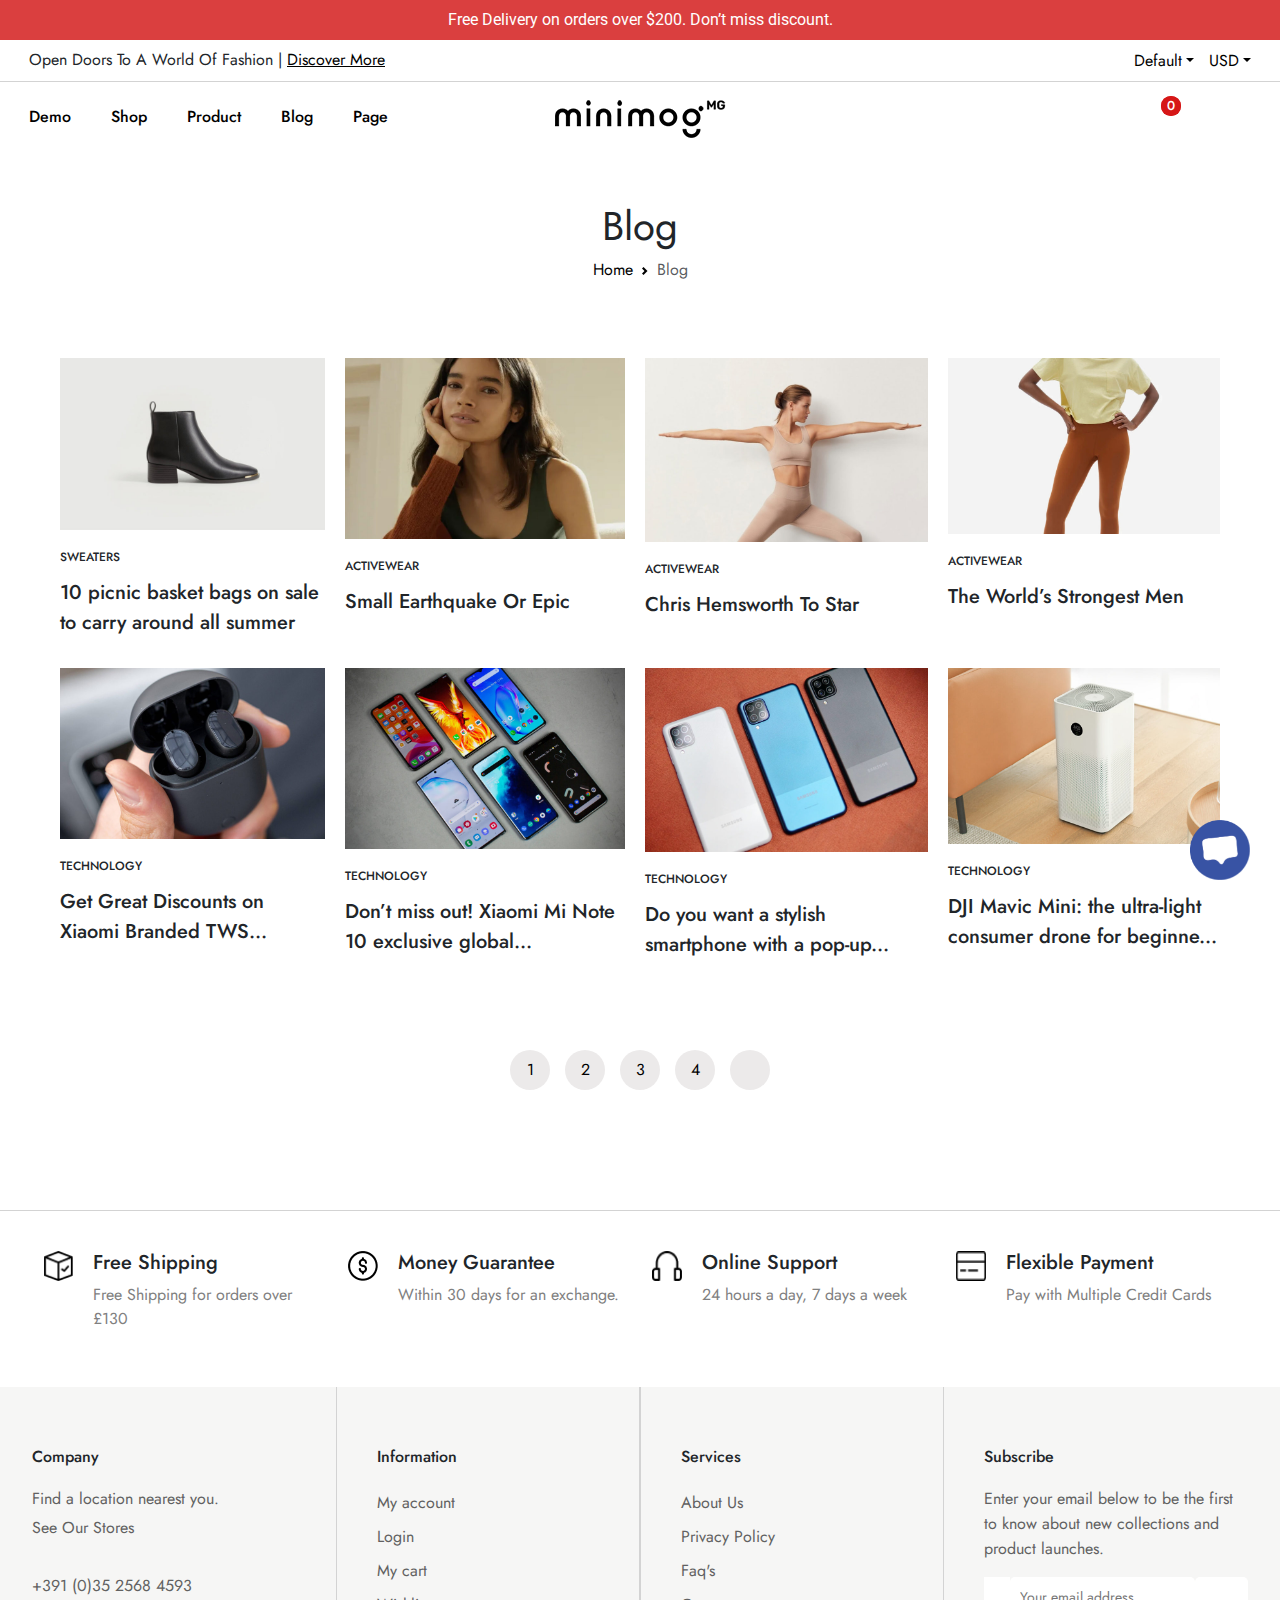
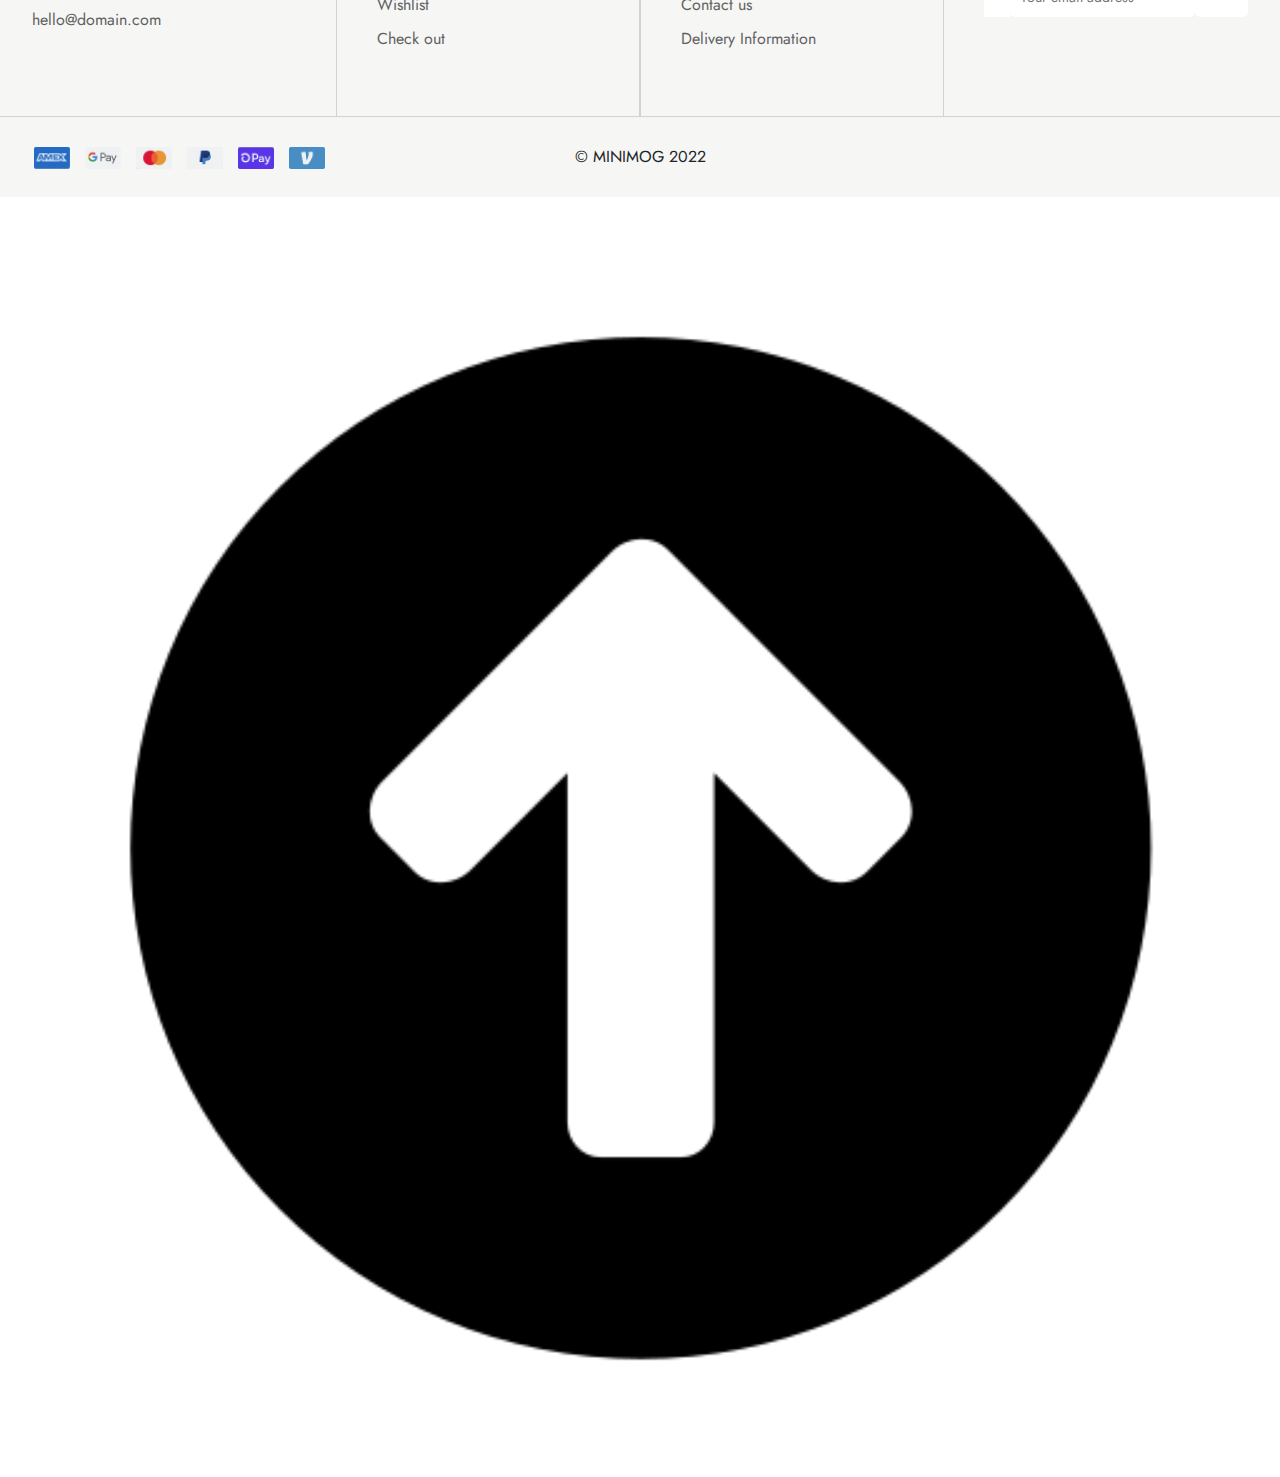
<file: blog.html>
<!DOCTYPE html>
<html lang="en">
<head>
    <meta charset="UTF-8">
    <meta http-equiv="X-UA-Compatible" content="IE=edge">
    <meta name="viewport" content="width=device-width, initial-scale=1.0">
    <link rel="stylesheet" href="assets/css/normalize.css">
    <link rel="stylesheet" href="assets/css/style.css">
    <link rel="stylesheet" href="assets/css/blog.css">
    <link href="https://cdn.jsdelivr.net/npm/bootstrap@5.2.3/dist/css/bootstrap.min.css" rel="stylesheet">
    <script src="https://cdn.jsdelivr.net/npm/bootstrap@5.2.3/dist/js/bootstrap.bundle.min.js"></script>
    <link rel="stylesheet" href="https://cdnjs.cloudflare.com/ajax/libs/font-awesome/6.2.1/css/all.min.css" integrity="sha512-MV7K8+y+gLIBoVD59lQIYicR65iaqukzvf/nwasF0nqhPay5w/9lJmVM2hMDcnK1OnMGCdVK+iQrJ7lzPJQd1w==" crossorigin="anonymous" referrerpolicy="no-referrer" />
    <link rel="preconnect" href="https://fonts.googleapis.com"><link rel="preconnect" href="https://fonts.gstatic.com" crossorigin><link href="https://fonts.googleapis.com/css2?family=Jost:ital,wght@0,300;0,400;0,500;1,300;1,400;1,500&family=Roboto:ital,wght@0,300;0,400;1,300;1,400&display=swap" rel="stylesheet">
    <script src="https://ajax.googleapis.com/ajax/libs/jquery/3.6.1/jquery.min.js"></script>
    <title>Blog</title>
</head>
<body>
    <!-- Top -->
    <div class="top1 container-fluid">
        <div class="row">
            <div class="col-12 d-flex align-items-center justify-content-center">Free Delivery on orders over $200. Don’t miss discount.</div>
            <div class="top1-close"><i class="fa-solid fa-xmark"></i></div>
        </div>
    </div>
    <div class="top2 container-fluid">
            <div class="row">
                <div class="col-xxl-4 text-start">
                    <a href="https://www.instagram.com/phuthinhnguyen1407/" target="_blank"><i class="fa-brands fa-instagram"></i></a>
                    <span>100k Followers</span>
                    <a class="facebook" href="https://www.facebook.com/profile.php?id=100009223194372" target="_blank"><i class="fa-brands fa-facebook"></i></a>
                    <span>300k Followers</span>
                </div>
                <div class="col-md-9 col-xl-6 col-xxl-4">
                       <span>Open Doors To A World Of Fashion </span><span>|</span>
                        <a href=""> Discover More</a>
                </div>
                <div class="col-md-3 col-xl-6 col-xxl-4 text-end">
                    <div class="btn-group">
                        <a class="dropdown-toggle" data-bs-toggle="dropdown" aria-expanded="false">Default</a>
                        <ul class="dropdown-menu dropdown-menu-end">
                          <li><a class="dropdown-item" href="#">Fashion 02</a></li>
                          <li><a class="dropdown-item" href="#">Fashion 03</a></li>
                          <li><a class="dropdown-item" href="#">Fashion 04</a></li>
                          <li><a class="dropdown-item" href="#">Fashion 05</a></li>
                          <li><a class="dropdown-item" href="#">Fashion 06</a></li>
                          <li><a class="dropdown-item" href="#">Fashion 07</a></li>
                          <li><a class="dropdown-item" href="#">Fashion 08</a></li>
                          <li><a class="dropdown-item" href="#">Fashion 09</a></li>
                          <li><a class="dropdown-item" href="#">Fashion 10</a></li>
                          <li><a class="dropdown-item" href="#">Fashion 11</a></li>
                          <li><a class="dropdown-item" href="#">Fashion 12</a></li>
                          <li><a class="dropdown-item" href="#">Fashion 13</a></li>
                          <li><a class="dropdown-item" href="#">Fashion RTL</a></li>
                        </ul>
                    </div>
                    <div class="btn-group">
                        <a class="dropdown-toggle" data-bs-toggle="dropdown" aria-expanded="false">USD</a>
                        <ul class="dropdown-menu dropdown-menu-end usd">
                          <li><a class="dropdown-item" href="#">GBP</a></li>
                          <li><a class="dropdown-item" href="#">EUR</a></li>
                        </ul>
                    </div>
                </div>
            </div>
    </div>
    <nav class="container-fluid">
        <div class="row d-flex align-items-center">
            <div class="col-4 left">
                <ul>
                    <li>
                        <a href="index.html">Demo<i class="fa fa-chevron-down" aria-hidden="true"></i></a>
                        <div class="menu-dropdown">
                            <div class="menu-dropdown-item">
                                <div><a href="">Home V1</a><a id="hot">Hot</a></div>
                                <div><a href="">Home V2</a><a id="hot">Hot</a></div>
                                <div><a href="">Home V3</a><a id="hot">Hot</a></div>
                                <div><a href="">Home V4</a></div>
                                <div><a href="">Home V5</a></div>
                                <div><a href="">Home V6</a></div>
                                <div><a href="">Home V7</a></div>  
                            </div>
                            <div class="menu-dropdown-item">
                                <div><a href="">Home V8</a></div>
                                <div><a href="">Home V9</a></div>
                                <div><a href="">Home V10</a></div>
                                <div><a href="">Home V11</a></div>
                                <div><a href="">Home V12</a></div>
                                <div><a href="">Home V13</a><a id="hot">Hot</a></div>
                                <div><a href="">Megastore</a><a id="hot">Hot</a></div>   
                            </div>
                            <div class="menu-dropdown-item">
                                <div><a href="">Megamog</a><a id="hot">Hot</a></div>
                                <div><a href="">Supergear</a><a id="hot">Hot</a></div>
                                <div><a href="">Active Wear</a><a id="new">New</a></div>
                                <div><a href="">Furniture Store</a></div>
                                <div><a href="">Case Phone Store</a></div>
                                <div><a href="">Socks Store</a></div>
                                <div><a href="">Bedding Store</a></div>    
                            </div>
                            <div class="menu-dropdown-item">
                                <div><a href="">Sneaker Store</a><a id="new">New</a></div>
                                <div><a href="">Jewelry Store</a></div>
                                <div><a href="">Bra Store</a><a id="hot">Hot</a></div>
                                <div><a href="">Backpack Store</a></div>
                                <div><a href="">Houseware Store</a></div>
                                <div><a href="">Hat Store</a></div>
                                <div><a href="">Bag Store</a></div>    
                            </div>
                            <div class="menu-dropdown-item">
                                <div><a href="">Paintme Store</a></div>
                                <div><a href="">Watch Store</a></div>
                                <div><a href="">Header 1</a><a id="new">New</a></div>
                                <div><a href="">Header 2</a></div>
                                <div><a href="">Header 3</a><a id="hot">Hot</a></div>
                                <div><a href="">Header 4</a></div>
                                <div><a href="">Header 5</a></div>    
                            </div>
                            <div class="menu-dropdown-item">
                                <div><a href="">Header Layout 6</a></div>
                                <div><a href="">Header Layout 7</a></div>
                                <div><a href="">Header Layout 8</a></div>
                                <div><a href="">Header Layout 9</a></div>
                                <div><a href="">Header Layout 10</a></div>
                                <div><a href="">Header Layout 11</a></div>
                                <div><a href="">Header Layout 12</a></div>   
                            </div>
                        </div>
                    </li>
                  
                    <li>
                        <a href="shop.html">Shop<i class="fa fa-chevron-down" aria-hidden="true"></i></a>
                        <div class="menu-dropdown">
                            <div class="menu-dropdown-item">
                                <div><a href="">Grid Layout</a></div>
                                <div><a href="">Masonry Layout</a></div>
                                <div> <a href="">Packery Layout</a></div>
                                <div><a href="">List View</a></div>
                                <div><a href="">Grid 2 Columns</a></div>
                                <div><a href="">Grid 3 Columns</a></div>
                            </div>
                            <div class="menu-dropdown-item">
                                <div><a href="">Grid 4 Columns</a></div>
                                <div><a href="">Grid 5 Columns</a></div>
                                <div><a href="">Left Sidebar</a></div>
                                <div><a href="">Right Sidebar</a></div>
                                <div><a href="">Canvas Sidebar</a></div>
                                <div><a href="">List - Left Sidebar</a></div>
                            </div>
                            <div class="menu-dropdown-item">
                                <div><a href="">Pagination</a></div>
                                <div><a href="">Load More Button</a></div>
                                <div><a href="">Infinit Scrolling</a></div>
                                <div><a href="">Collection & Product</a></div>
                            </div>
                            <div class="menu-dropdown-item">
                                <div><a href="">Hover Style 1</a></div>
                                <div><a href="">Hover Style 2</a></div>
                                <div><a href="">Hover Style 3</a></div>
                            </div>
                            <div class="menu-dropdown-item">
                                <img id="season" src="assets/images/home/shop_megamenu_01.jpeg" alt="">
                                <p>The new - season shoes edit</p>
                                <a href="" id="shopnow">Shop Now</a>
                            </div>  
                        </div>
                    </li>
                   
                    <li>
                        <a href="product.html">Product<i class="fa fa-chevron-down" aria-hidden="true"></i></a>
                        <div class="menu-dropdown">
                            <div class="menu-dropdown-item">
                                <div><a href="">Product Layout 1</a></div>
                                <div><a href="">Product Layout 2</a></div>
                                <div><a href="">Product Layout 3</a></div>
                               <div> <a href="">Product Layout 4</a></div>
                                <div><a href="">Bottom Thumbnails</a></div>
                                <div><a href="">Right Thumbnails</a></div>
                                <div><a href="">Without Thumbnails</a></div>
                                <div><a href="">Tab Accordions</a></div>
                                <div><a href="">Tab Accordions 2</a></div>
                            </div>
                            <div class="menu-dropdown-item">
                                <div><a href="">Images Swatch</a></div>
                                <div><a href="">Full Width</a></div>
                                <div><a href="">Custom Tab 1</a></div>
                                <div><a href="">Custom Tab 2</a></div>
                                <div><a href="">Upsell</a></div>
                                <div><a href="">Real Time Visitors</a></div>
                                <div><a href="">Save More</a></div>
                            </div>
                            <div class="menu-dropdown-item">
                                <div><a href="">Simple Product</a></div>
                                <div><a href="">Variable Product</a></div>
                                <div><a href="">Grouped Product</a></div>
                                <div><a href="">Bundle Product</a></div>
                                <div><a href="">Product Video</a></div>
                                <div><a href="">Inner Zoom #1</a></div>
                                <div><a href="">Inner Zoom #2</a></div>
                                <div><a href="">External Zoom</a></div>
                                <div><a href="">PhotoSwipe Popup</a></div>
                            </div>
                            <div class="menu-dropdown-item">
                                <p id="weekhighlight">This Week's Highlights</p>
                                <div class="menu-dropdown-item-product-wrap">
                                    <div class="menu-dropdown-item-product" id="menu-dropdown-item-product">
                                        <div class="item">
                                            <div class="item-top">
                                                <img src="assets/images/home/product_fashion_23_a_1.jpg" alt="">
                                                <div class="overlay-item1">
                                                    <button class="addtocard">Add to Card</button>
                                                </div>
                                                <div class="overlay-item2">
                                                    <div><span>Add to Wish List</span><i class="fa-solid fa-caret-right"></i><a href=""><i class="fa-regular fa-star" aria-hidden="true"></i></a></div>
                                                    <div><span>Add to Compare</span><i class="fa-solid fa-caret-right"></i><a href=""><i class="fa fa-code-compare" aria-hidden="true"></i></a></div>
                                                    <div><span>Quick View</span><i class="fa-solid fa-caret-right"></i><a href=""><i class="fa-regular fa-eye" aria-hidden="true"></i></a></div> 
                                                </div>
                                                <div class="overlay-item3">
                                                    <img src="assets/images/home/product_fashion_23_a_3.jpg" alt="">
                                                </div>
                                            </div>
                                            <div class="item-center">
                                                <a href="">Boxy Denim Jacket</a>
                                                <p>$25.00</p><p id="line-through">$21.00</p>
                                            </div>
                                        </div>
                                        <div class="item">
                                            <div class="item-top">
                                                <img src="assets/images/home/product_fashion_12_b_1_1.jpeg" alt="">
                                                <div class="overlay-item1">
                                                    <button class="addtocard">Add to Card</button>
                                                </div>
                                                <div class="overlay-item2">
                                                    <div><span>Add to Wish List</span><i class="fa-solid fa-caret-right"></i><a href=""><i class="fa-regular fa-star" aria-hidden="true"></i></a></div>
                                                    <div><span>Add to Compare</span><i class="fa-solid fa-caret-right"></i><a href=""><i class="fa fa-code-compare" aria-hidden="true"></i></a></div>
                                                    <div><span>Quick View</span><i class="fa-solid fa-caret-right"></i><a href=""><i class="fa-regular fa-eye" aria-hidden="true"></i></a></div> 
                                                </div>
                                                <div class="overlay-item3">
                                                    <img src="assets/images/home/product_fashion_12_b_3.jpg" alt="">
                                                </div>
                                            </div>
                                            <div class="item-center">
                                                <a href="">Oversized Jacket</a>
                                                <p>$10.00</p><p id="line-through">$18.00</p>
                                            </div> 
                                        </div>
                                        <div class="item">
                                            <div class="item-top">
                                                <img src="assets/images/home/product_fashion_02_b_1_1.jpeg" alt="">
                                                <div class="overlay-item1">
                                                    <button class="addtocard">Add to Card</button>
                                                </div>
                                                <div class="overlay-item2">
                                                    <div><span>Add to Wish List</span><i class="fa-solid fa-caret-right"></i><a href=""><i class="fa-regular fa-star" aria-hidden="true"></i></a></div>
                                                    <div><span>Add to Compare</span><i class="fa-solid fa-caret-right"></i><a href=""><i class="fa fa-code-compare" aria-hidden="true"></i></a></div>
                                                    <div><span>Quick View</span><i class="fa-solid fa-caret-right"></i><a href=""><i class="fa-regular fa-eye" aria-hidden="true"></i></a></div> 
                                                </div>
                                                <div class="overlay-item3">
                                                    <img src="assets/images/home/product_fashion_02_b_2_1.jpeg" alt="">
                                                </div>
                                            </div>
                                            <div class="item-center">
                                                <a href="">Boxy Denim Jacket</a>
                                                <p>$25.00</p><p id="line-through">$21.00</p>
                                            </div>
                                        </div>
                                        <div class="item">
                                            <div class="item-top">
                                                <img src="assets/images/home/product_fashion_30_b_1.jpeg" alt="">
                                                <div class="overlay-item1">
                                                    <button class="addtocard">Add to Card</button>
                                                </div>
                                                <div class="overlay-item2">
                                                    <div><span>Add to Wish List</span><i class="fa-solid fa-caret-right"></i><a href=""><i class="fa-regular fa-star" aria-hidden="true"></i></a></div>
                                                    <div><span>Add to Compare</span><i class="fa-solid fa-caret-right"></i><a href=""><i class="fa fa-code-compare" aria-hidden="true"></i></a></div>
                                                    <div><span>Quick View</span><i class="fa-solid fa-caret-right"></i><a href=""><i class="fa-regular fa-eye" aria-hidden="true"></i></a></div> 
                                                </div>
                                                <div class="overlay-item3">
                                                    <img src="assets/images/home/product_fashion_30_b_2.jpeg" alt="">
                                                </div>
                                            </div>
                                            <div class="item-center">
                                                <a href="">Oversized Jacket</a>
                                                <p>$10.00</p><p id="line-through">$18.00</p>
                                            </div> 
                                        </div>
                                    </div>
                                    <a id="arrow-left"><i class="fa fa-arrow-left" aria-hidden="true"></i></a>
                                    <a id="arrow-right"><i class="fa fa-arrow-right" aria-hidden="true"></i></a>
                                </div>
                                <script>
                                    let menu_dropdown_item_produc_wrap = document.getElementById("menu-dropdown-item-product");
                                    $("#arrow-left").bind("click",function name(params) {
                                        menu_dropdown_item_produc_wrap.scrollLeft=0;
                                    })
                                    $("#arrow-right").bind("click",function name(params) {
                                        menu_dropdown_item_produc_wrap.scrollLeft=400;
                                    })
                                </script>
                            </div>
                        </div>
                    </li>
                    <li>
                        <a href="blog.html">Blog<i class="fa fa-chevron-down" aria-hidden="true"></i></a>
                        <div class="menu-dropdown-page">
                            <a href="">Pop List</a>
                            <a href="">Grid 3 Columns</a>
                            <a href="blog.html">Grid 4 Columns</a>
                            <a href="">Grid With Sidebar</a>
                            <a href="blog-10picnic.html">Single Post 1</a>
                            <a href="">Single Post 2</a>
                            <a href="">Single Post 3</a>
                        </div>
                    </li>
                    <li>
                        <a href="">Page<i class="fa fa-chevron-down" aria-hidden="true"></i></a>
                        <div class="menu-dropdown-page">
                            <a href="aboutv1.html">About V1</a>
                            <a href="">About V2</a>
                            <a href="">About V3</a>
                            <a href="faq.html">FAQs</a>
                            <a href="404page.html">404 Page</a>
                            <a href="contactus.html">Contact Us</a>
                            <a href="findastore.html" >Find A Store</a>
                        </div>
                    </li>
                </ul>
            </div>
            <div class="col-4 menu" data-bs-toggle="offcanvas" data-bs-target="#offcanvasWithBothOptions">
                <a class="bar"><i class="fa fa-bars" aria-hidden="true"></i></a>
            </div>
            <div class="offcanvas offcanvas-start" data-bs-scroll="true" tabindex="-1" id="offcanvasWithBothOptions" aria-labelledby="offcanvasWithBothOptionsLabel">
                <div class="offcanvas-header">
                    <div class="menu-show">
                        <div class="menu-show-wrap">
                            <div class="menu-show-item" data-itemid="item1">
                                <a href="index.html">Demo</a>
                                <a id="plus"><i class="fa-sharp fa-solid fa-plus"></i></a>
                                <a id="minus"><i class="fa fa-minus"></i></a>
                            </div>
                            <div class="menu-show-item-dropdown" id="item1">
                                <div class="item">
                                    <a href="">Fashion</a>
                                </div>
                                <div class="item">
                                    <a href="">Fashion</a>
                                </div>
                                <div class="item">
                                    <a href="">Minimog Store</a>
                                </div>
                                <div class="item">
                                    <a href="">Header Layout</a>
                                </div>
                                <div class="item">
                                    <a href="">Header Layout</a>
                                </div>
                            </div>
                            <div class="menu-show-item" data-itemid="item2">
                                <a href="shop.html">Shop</a>
                                <a id="plus"><i class="fa-sharp fa-solid fa-plus"></i></a>
                                <a id="minus"><i class="fa fa-minus"></i></a>
                            </div>
                            <div class="menu-show-item-dropdown" id="item2">
                                <div class="item">
                                    <a href="">Shop Pages</a>
                                </div>
                                <div class="item">
                                    <a href="">Shop Sidebar</a>
                                </div>
                                <div class="item">
                                    <a href="">Features</a>
                                </div>
                                <div class="item">
                                    <a href="">Hover Style</a>
                                </div>
                            </div>
                            <div class="menu-show-item" data-itemid="item3">
                                <a href="product.html">Product</a>
                                <a id="plus"><i class="fa-sharp fa-solid fa-plus"></i></a>
                                <a id="minus"><i class="fa fa-minus"></i></a>
                            </div>
                            <div class="menu-show-item-dropdown" id="item3">
                                <div class="item">
                                    <a href="">Product Layout</a>
                                </div>
                                <div class="item">
                                    <a href="">Product Detail</a>
                                </div>
                                <div class="item">
                                    <a href="">Product Type</a>
                                </div>
                                <div class="item">
                                    <a href="">Product Features</a>
                                </div>
                            </div>
                            <div class="menu-show-item" data-itemid="item4">
                                <a href="blog.html">Blog</a>
                                <a id="plus"><i class="fa-sharp fa-solid fa-plus"></i></a>
                                <a id="minus"><i class="fa fa-minus"></i></a>
                            </div>
                            <div class="menu-show-item-dropdown" id="item4">
                                <div class="item">
                                    <a href="">Post List</a>
                                </div>
                                <div class="item">
                                    <a href="">Grid 3 Columns</a>
                                </div>
                                <div class="item">
                                    <a href="blog.html">Grid 4 Columns</a>
                                </div>
                                <div class="item">
                                    <a href="">Grid With Sidebar</a>
                                </div>
                                <div class="item">
                                    <a href="blog-10picnic.html">Single Post 1</a>
                                </div>
                                <div class="item">
                                    <a href="">Single Post 2</a>
                                </div>
                                <div class="item">
                                    <a href="">Single Post 3</a>
                                </div>
                            </div>
                            <div class="menu-show-item" data-itemid="item5">
                                <a href="">Page</a>
                                <a id="plus"><i class="fa-sharp fa-solid fa-plus"></i></a>
                                <a id="minus"><i class="fa fa-minus"></i></a>
                            </div>
                            <div class="menu-show-item-dropdown" id="item5">
                                <div class="item">
                                    <a href="aboutv1.html">About V1</a>
                                </div>
                                <div class="item">
                                    <a href="">About V2</a>
                                </div>
                                <div class="item">
                                    <a href="">About V3</a>
                                </div>
                                <div class="item">
                                    <a href="faq.html">FAQs</a>
                                </div>
                                <div class="item">
                                    <a href="404page.html">404 Page</a>
                                </div>
                                <div class="item">
                                    <a href="contactus.html">Contact Us</a>
                                </div>
                                <div class="item">
                                    <a href="findastore.html">Find A Store</a>
                                </div>
                            </div>
                            <div class="menu-show-item-myaccount">
                                <i class="fa-regular fa-user" aria-hidden="true"></i><span>My Account</span>
                            </div>
                            <button>Sign in</button>
                            <button>Create An Account</button>
                        </div>
                        <div class="menu-show-close"><i class="fa-solid fa-xmark"></i></div>
                    </div>
                </div>
                <script>
                    $(".menu-show-item-dropdown").hide();
                    $(".menu-show-item").click(function name(params) {
                        $(this).children("#plus").toggle();
                        $(this).children("#minus").toggle();
                        let itemid = $(this).data("itemid");
                        $("#"+itemid).slideToggle();
                    })
                </script>
            </div>
            <div class="col-4 text-center center">
                <img src="assets/images/home/dark-logo_1n.png" alt="" onclick="window.location.href='index.html'">
            </div>
            <div class="col-4 right">
                <ul>
                    <li class="search"><a href=""><i class="fa fa-search" aria-hidden="true"></i></a><span class="tooltiptext">Search</span></li>
                    <li class="user"><a href=""><i class="fa-regular fa-user" aria-hidden="true"></i></a><span class="tooltiptext">Sign in</span></li>
                    <li class="star"><a href="" ><i class="fa-regular fa-star" aria-hidden="true"></i></a><span class="tooltiptext">My Wish List</span><a>0</a></li>
                    <li class="mycart"><a href=""><i class="fa fa-bag-shopping" aria-hidden="true"></i></a><span class="tooltiptext">My Cart</span><a>0</a></li>
                </ul>
            </div>
        </div>
    </nav>
    
    
    <!-- breadcrumb -->
    <div class="blog-head">
        <h1>Blog</h1>
        <div class="bcrumb" style="--bs-breadcrumb-divider: url(&#34;data:image/svg+xml,%3Csvg xmlns='http://www.w3.org/2000/svg' width='8' height='8'%3E%3Cpath d='M2.5 0L1 1.5 3.5 4 1 6.5 2.5 8l4-4-4-4z' fill='currentColor'/%3E%3C/svg%3E&#34;);" aria-label="breadcrumb">
            <ol class="breadcrumb">
              <li class="breadcrumb-item"><a href="index.html">Home</a></li>
              <li class="breadcrumb-item active" aria-current="page">Blog</li>
            </ol>
        </div>
    </div>
   
    <!-- blog -->
    
    <div class="blog-content-container">
        <div class="blog-content-item">
            <div class="blog-content-item-img">
                <div class="blog-content-item-img-wrap">
                    <img src="assets/images/blog/5-740x480.jpg" alt="">
                </div>
            </div>
            <p>SWEATERS</p>
            <h2 onclick="window.location.href='blog-10picnic.html'">10 picnic basket bags on sale to carry around all summer</h2>
        </div>
        <div class="blog-content-item">
            <div class="blog-content-item-img">
                <div class="blog-content-item-img-wrap">
                    <img src="assets/images/blog/h_active_post_02-870x563.jpg" alt="">
                </div>
            </div>
            <p>ACTIVEWEAR</p>
            <h2>Small Earthquake Or Epic</h2>
        </div>
        <div class="blog-content-item">
            <div class="blog-content-item-img">
                <div class="blog-content-item-img-wrap">
                    <img src="assets/images/blog/h_active_post_03-870x563.jpg" alt="">
                </div>
            </div>
            <p>ACTIVEWEAR</p>
            <h2>Chris Hemsworth To Star</h2>
        </div>
        <div class="blog-content-item">
            <div class="blog-content-item-img">
                <div class="blog-content-item-img-wrap">
                    <img src="assets/images/blog/h_active_post_01-870x563.jpg" alt="">
                </div>
            </div>
            <p>ACTIVEWEAR</p>
            <h2>The World’s Strongest Men</h2>
        </div>
        <div class="blog-content-item">
            <div class="blog-content-item-img">
                <div class="blog-content-item-img-wrap">
                    <img src="assets/images/blog/blog_gear_05-870x563.jpg" alt="">
                </div>
            </div>
            <p>TECHNOLOGY</p>
            <h2>Get Great Discounts on Xiaomi Branded TWS...</h2>
        </div>
        <div class="blog-content-item">
            <div class="blog-content-item-img">
                <div class="blog-content-item-img-wrap">
                    <img src="assets/images/blog/blog_gear_08-870x563.jpg" alt="">
                </div>
            </div>
            <p>TECHNOLOGY</p>
            <h2>Don’t miss out! Xiaomi Mi Note 10 exclusive global...</h2>
        </div>
        <div class="blog-content-item">
            <div class="blog-content-item-img">
                <div class="blog-content-item-img-wrap">
                    <img src="assets/images/blog/blog_gear_10-870x563.jpg" alt="">
                </div>
            </div>
            <p>TECHNOLOGY</p>
            <h2>Do you want a stylish smartphone with a pop-up...</h2>
        </div>
        <div class="blog-content-item">
            <div class="blog-content-item-img">
                <div class="blog-content-item-img-wrap">
                    <img src="assets/images/blog/home-hero-banner-870x563.jpg" alt="">
                </div>
            </div>
            <p>TECHNOLOGY</p>
            <h2>DJI Mavic Mini: the ultra-light consumer drone for beginne...</h2>
        </div>
    </div>

    <div class="blog-pagination">
        <div class="blog-pagination-wrap">
            <a href="">1</a>
            <a href="">2</a>
            <a href="">3</a>
            <a href="">4</a>
            <a href=""><i class="fa fa-angles-right"></i></a>
        </div>
    </div>
    
    <!-- info -->
    <div class="info container-fluid">
        <div class="row">
            <div class="info-item col-md-12 col-lg-3">
                <img src="assets/images/home/icon_box_free_ship.png" alt="">
                <div class="text">
                    <h2>Free Shipping</h2>
                    <p>Free Shipping for orders over £130</p>
                </div>
            </div>
            <div class="info-item col-md-12 col-lg-3">
                <img src="assets/images/home/icon_box_money_guarantee.png" alt="">
                <div class="text">
                    <h2>Money Guarantee</h2>
                    <p>Within 30 days for an exchange.</p>
                </div>
            </div>
            <div class="info-item col-md-12 col-lg-3">
                <img src="assets/images/home/icon_box_support.png" alt="">
                <div class="text">
                    <h2>Online Support</h2>
                    <p>24 hours a day, 7 days a week</p>
                </div>
            </div>
            <div class="info-item col-md-12 col-lg-3">
                <img src="assets/images/home/icon_box_payment.png" alt="">
                <div class="text">
                    <h2>Flexible Payment</h2>
                    <p>Pay with Multiple Credit Cards</p>
                </div>
            </div>
        </div>
    </div>

    <!-- contact -->
    <div class="contact container-fluid">
        <div class="row">
            <div class="contact-item col-md-12 col-lg-3 first">
                <h2>Company</h2>
                <p>Find a location nearest you.</p>
                <a href="">See Our Stores</a>
                <br>
                <a href="">+391 (0)35 2568 4593</a>
                <a href="">hello@domain.com</a>
            </div>
            <div class="contact-item col-md-12 col-lg-3 toborder">
                <div>
                    <h2>Information</h2>
                    <a href="">My account</a>
                    <a href="">Login</a>
                    <a href="">My cart</a>
                    <a href="">Wishlist</a>
                    <a href="">Check out</a>
                </div>
                <div class="contact-responsive-item information-menu" data-contactid="contactitem1">
                    <h2>Information</h2>
                    <a id="plus"><i class="fa-sharp fa-solid fa-plus"></i></a>
                    <a id="minus"><i class="fa fa-minus"></i></a>
                </div>
                <div class="infomation" id="contactitem1">
                    <a href="">My account</a>
                    <a href="">Login</a>
                    <a href="">My cart</a>
                    <a href="">Wishlist</a>
                    <a href="">Check out</a>
                </div>
            </div>
            <div class="contact-item col-md-12 col-lg-3 toborder">
                <div>
                    <h2>Services</h2>
                    <a href="">About Us</a>
                    <a href="">Privacy Policy</a>
                    <a href="">Faq's</a>
                    <a href="">Contact us</a>
                    <a href="">Delivery Information</a>
                </div>
                <div class="contact-responsive-item services-menu" data-contactid="contactitem2">
                    <h2>Services</h2>
                    <a id="plus"><i class="fa-sharp fa-solid fa-plus"></i></a>
                    <a id="minus"><i class="fa fa-minus"></i></a>
                </div>
                <div class="services" id="contactitem2">
                    <a href="">About Us</a>
                    <a href="">Privacy Policy</a>
                    <a href="">Faq's</a>
                    <a href="">Contact us</a>
                    <a href="">Delivery Information</a>
                </div>
            </div>
            <div class="contact-item col-md-12 col-lg-3 last">
                <h2>Subscribe</h2>
                <p>Enter your email below to be the first to know about new collections and product launches.</p>
                <div class="email">
                    <i class="fa fa-envelope" aria-hidden="true"></i><input type="text" placeholder="Your email address"><button><i class="fa fa-arrow-right" aria-hidden="true"></i></button>
                </div>
            </div>
        </div> 
    </div>
    <script>
        $(".contact-responsive-item").children("#minus").hide();
        $(".contact-responsive-item").click(function name(params) {
            $(this).children("#plus").toggle();
            $(this).children("#minus").toggle();
            let contactid = $(this).data("contactid");
            $("#"+contactid).slideToggle();
        })
    </script>
    
    <!-- footer -->
    <footer class="container-fluid">
        <div class="row">
            <div class="img col-md-12 col-lg-4">
                <img src="assets/images/home/payment.png" alt="">
            </div>
            <div class="logo col-md-12 col-lg-4 text-center">
                <p>&copy; MINIMOG 2022</p>
            </div>
            <div class="link col-md-12 col-lg-4 last">
                <a href="https://www.facebook.com/profile.php?id=100009223194372" target="_blank"><i class="fa-brands fa-facebook"></i></a>
                <a href=""><i class="fa-brands fa-twitter"></i></a>
                <a href="https://www.instagram.com/phuthinhnguyen1407/" target="_blank"><i class="fa-brands fa-instagram"></i></a>
                <a href=""><i class="fa-brands fa-pinterest"></i></a>
            </div>
        </div>
    </footer>
    <div id="scrolltop">
        <img src="assets/images/home/totop.png" alt="">
    </div>
    <script>
        $("#scrolltop").click(function name(params) {
            $("html").animate({scrollTop:0});
        })
        window.onscroll=function(){scrolltop()};
        function scrolltop(){
            if ((document.body.scrollTop>100) || (document.documentElement.scrollTop>100)){
            $("#scrolltop").addClass("scrolltop-show");
            $("nav").addClass('nav-sticky');
            }
            else {
                $("#scrolltop").removeClass("scrolltop-show");
                $("nav").removeClass('nav-sticky');
            };
        }
    </script>
    <div class="message">
        <img src="assets/images/home/mess.png" alt="">
    </div>
</body>
</html>
</file>
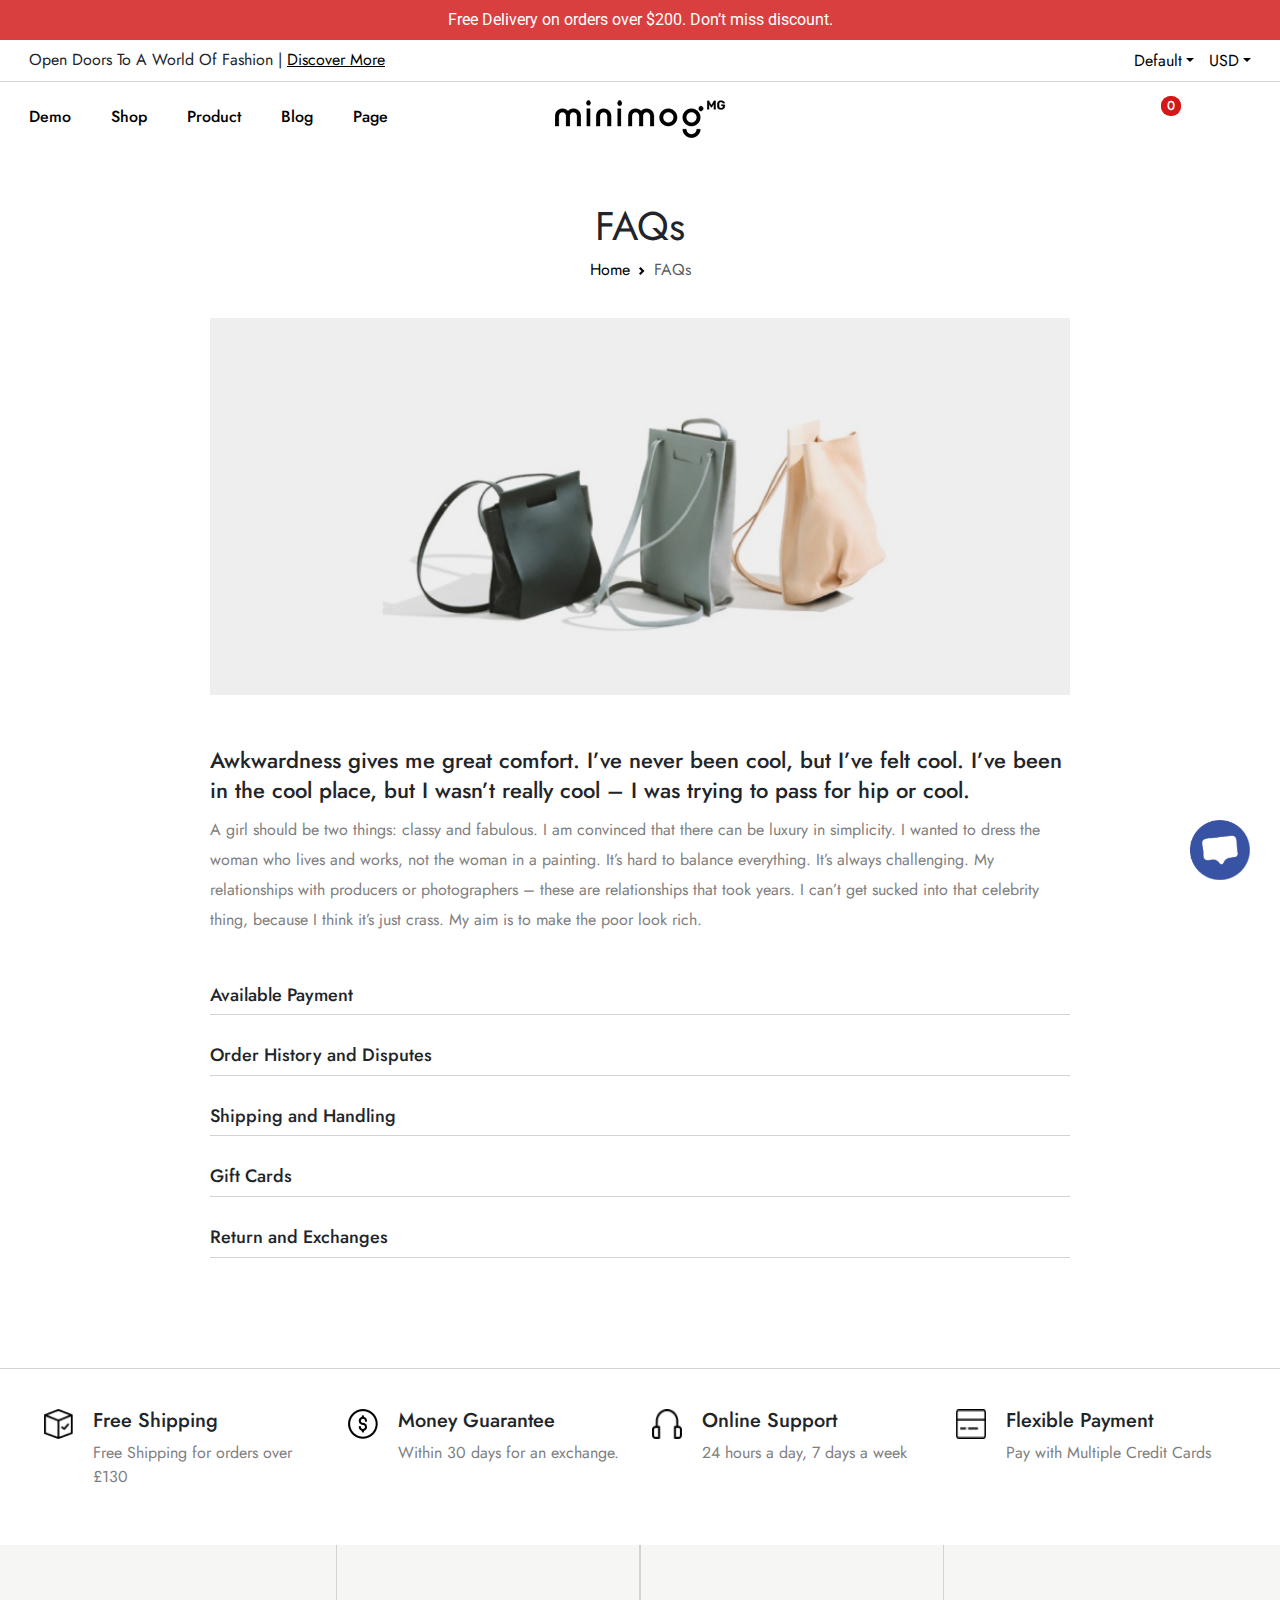
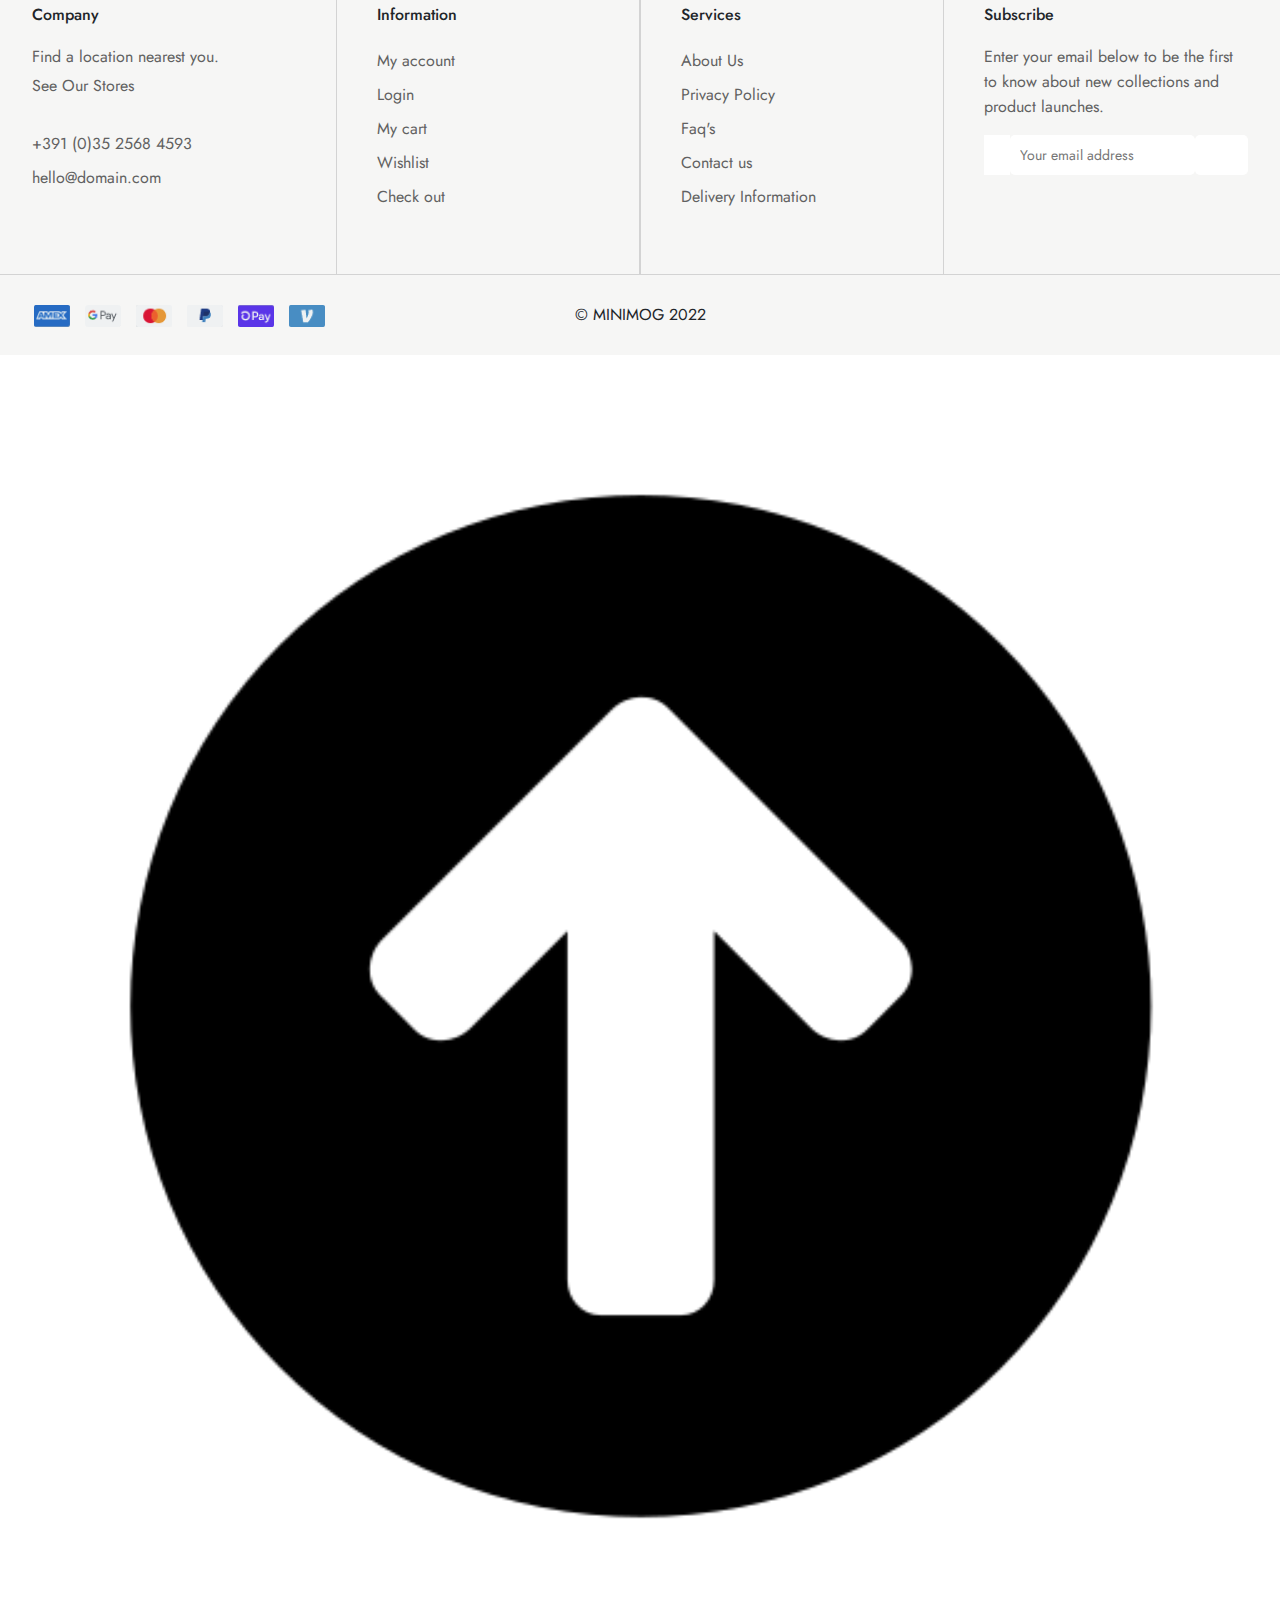
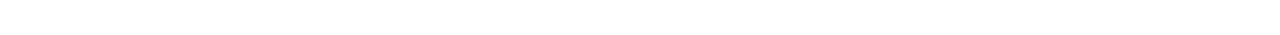
<file: faq.html>
<!DOCTYPE html>
<html lang="en">
<head>
    <meta charset="UTF-8">
    <meta http-equiv="X-UA-Compatible" content="IE=edge">
    <meta name="viewport" content="width=device-width, initial-scale=1.0">
    <link rel="stylesheet" href="assets/css/normalize.css">
    <link rel="stylesheet" href="assets/css/style.css">
    <link rel="stylesheet" href="assets/css/faq.css">
    <link href="https://cdn.jsdelivr.net/npm/bootstrap@5.2.3/dist/css/bootstrap.min.css" rel="stylesheet">
    <script src="https://cdn.jsdelivr.net/npm/bootstrap@5.2.3/dist/js/bootstrap.bundle.min.js"></script>
    <link rel="stylesheet" href="https://cdnjs.cloudflare.com/ajax/libs/font-awesome/6.2.1/css/all.min.css" integrity="sha512-MV7K8+y+gLIBoVD59lQIYicR65iaqukzvf/nwasF0nqhPay5w/9lJmVM2hMDcnK1OnMGCdVK+iQrJ7lzPJQd1w==" crossorigin="anonymous" referrerpolicy="no-referrer" />
    <link rel="preconnect" href="https://fonts.googleapis.com"><link rel="preconnect" href="https://fonts.gstatic.com" crossorigin><link href="https://fonts.googleapis.com/css2?family=Jost:ital,wght@0,300;0,400;0,500;1,300;1,400;1,500&family=Roboto:ital,wght@0,300;0,400;1,300;1,400&display=swap" rel="stylesheet">
    <script src="https://ajax.googleapis.com/ajax/libs/jquery/3.6.1/jquery.min.js"></script>
    <title>FAQs</title>
</head>
<body>
    <!-- Top -->
    <div class="top1 container-fluid">
        <div class="row">
            <div class="col-12 d-flex align-items-center justify-content-center">Free Delivery on orders over $200. Don’t miss discount.</div>
            <div class="top1-close"><i class="fa-solid fa-xmark"></i></div>
        </div>
    </div>
    <div class="top2 container-fluid">
            <div class="row">
                <div class="col-xxl-4 text-start">
                    <a href="https://www.instagram.com/phuthinhnguyen1407/" target="_blank"><i class="fa-brands fa-instagram"></i></a>
                    <span>100k Followers</span>
                    <a class="facebook" href="https://www.facebook.com/profile.php?id=100009223194372" target="_blank"><i class="fa-brands fa-facebook"></i></a>
                    <span>300k Followers</span>
                </div>
                <div class="col-md-9 col-xl-6 col-xxl-4">
                       <span>Open Doors To A World Of Fashion </span><span>|</span>
                        <a href=""> Discover More</a>
                </div>
                <div class="col-md-3 col-xl-6 col-xxl-4 text-end">
                    <div class="btn-group">
                        <a class="dropdown-toggle" data-bs-toggle="dropdown" aria-expanded="false">Default</a>
                        <ul class="dropdown-menu dropdown-menu-end">
                          <li><a class="dropdown-item" href="#">Fashion 02</a></li>
                          <li><a class="dropdown-item" href="#">Fashion 03</a></li>
                          <li><a class="dropdown-item" href="#">Fashion 04</a></li>
                          <li><a class="dropdown-item" href="#">Fashion 05</a></li>
                          <li><a class="dropdown-item" href="#">Fashion 06</a></li>
                          <li><a class="dropdown-item" href="#">Fashion 07</a></li>
                          <li><a class="dropdown-item" href="#">Fashion 08</a></li>
                          <li><a class="dropdown-item" href="#">Fashion 09</a></li>
                          <li><a class="dropdown-item" href="#">Fashion 10</a></li>
                          <li><a class="dropdown-item" href="#">Fashion 11</a></li>
                          <li><a class="dropdown-item" href="#">Fashion 12</a></li>
                          <li><a class="dropdown-item" href="#">Fashion 13</a></li>
                          <li><a class="dropdown-item" href="#">Fashion RTL</a></li>
                        </ul>
                    </div>
                    <div class="btn-group">
                        <a class="dropdown-toggle" data-bs-toggle="dropdown" aria-expanded="false">USD</a>
                        <ul class="dropdown-menu dropdown-menu-end usd">
                          <li><a class="dropdown-item" href="#">GBP</a></li>
                          <li><a class="dropdown-item" href="#">EUR</a></li>
                        </ul>
                    </div>
                </div>
            </div>
    </div>
    <nav class="container-fluid">
        <div class="row d-flex align-items-center">
            <div class="col-4 left">
                <ul>
                    <li>
                        <a href="index.html">Demo<i class="fa fa-chevron-down" aria-hidden="true"></i></a>
                        <div class="menu-dropdown">
                            <div class="menu-dropdown-item">
                                <div><a href="">Home V1</a><a id="hot">Hot</a></div>
                                <div><a href="">Home V2</a><a id="hot">Hot</a></div>
                                <div><a href="">Home V3</a><a id="hot">Hot</a></div>
                                <div><a href="">Home V4</a></div>
                                <div><a href="">Home V5</a></div>
                                <div><a href="">Home V6</a></div>
                                <div><a href="">Home V7</a></div>  
                            </div>
                            <div class="menu-dropdown-item">
                                <div><a href="">Home V8</a></div>
                                <div><a href="">Home V9</a></div>
                                <div><a href="">Home V10</a></div>
                                <div><a href="">Home V11</a></div>
                                <div><a href="">Home V12</a></div>
                                <div><a href="">Home V13</a><a id="hot">Hot</a></div>
                                <div><a href="">Megastore</a><a id="hot">Hot</a></div>   
                            </div>
                            <div class="menu-dropdown-item">
                                <div><a href="">Megamog</a><a id="hot">Hot</a></div>
                                <div><a href="">Supergear</a><a id="hot">Hot</a></div>
                                <div><a href="">Active Wear</a><a id="new">New</a></div>
                                <div><a href="">Furniture Store</a></div>
                                <div><a href="">Case Phone Store</a></div>
                                <div><a href="">Socks Store</a></div>
                                <div><a href="">Bedding Store</a></div>    
                            </div>
                            <div class="menu-dropdown-item">
                                <div><a href="">Sneaker Store</a><a id="new">New</a></div>
                                <div><a href="">Jewelry Store</a></div>
                                <div><a href="">Bra Store</a><a id="hot">Hot</a></div>
                                <div><a href="">Backpack Store</a></div>
                                <div><a href="">Houseware Store</a></div>
                                <div><a href="">Hat Store</a></div>
                                <div><a href="">Bag Store</a></div>    
                            </div>
                            <div class="menu-dropdown-item">
                                <div><a href="">Paintme Store</a></div>
                                <div><a href="">Watch Store</a></div>
                                <div><a href="">Header 1</a><a id="new">New</a></div>
                                <div><a href="">Header 2</a></div>
                                <div><a href="">Header 3</a><a id="hot">Hot</a></div>
                                <div><a href="">Header 4</a></div>
                                <div><a href="">Header 5</a></div>    
                            </div>
                            <div class="menu-dropdown-item">
                                <div><a href="">Header Layout 6</a></div>
                                <div><a href="">Header Layout 7</a></div>
                                <div><a href="">Header Layout 8</a></div>
                                <div><a href="">Header Layout 9</a></div>
                                <div><a href="">Header Layout 10</a></div>
                                <div><a href="">Header Layout 11</a></div>
                                <div><a href="">Header Layout 12</a></div>   
                            </div>
                        </div>
                    </li>
                  
                    <li>
                        <a href="shop.html">Shop<i class="fa fa-chevron-down" aria-hidden="true"></i></a>
                        <div class="menu-dropdown">
                            <div class="menu-dropdown-item">
                                <div><a href="">Grid Layout</a></div>
                                <div><a href="">Masonry Layout</a></div>
                                <div> <a href="">Packery Layout</a></div>
                                <div><a href="">List View</a></div>
                                <div><a href="">Grid 2 Columns</a></div>
                                <div><a href="">Grid 3 Columns</a></div>
                            </div>
                            <div class="menu-dropdown-item">
                                <div><a href="">Grid 4 Columns</a></div>
                                <div><a href="">Grid 5 Columns</a></div>
                                <div><a href="">Left Sidebar</a></div>
                                <div><a href="">Right Sidebar</a></div>
                                <div><a href="">Canvas Sidebar</a></div>
                                <div><a href="">List - Left Sidebar</a></div>
                            </div>
                            <div class="menu-dropdown-item">
                                <div><a href="">Pagination</a></div>
                                <div><a href="">Load More Button</a></div>
                                <div><a href="">Infinit Scrolling</a></div>
                                <div><a href="">Collection & Product</a></div>
                            </div>
                            <div class="menu-dropdown-item">
                                <div><a href="">Hover Style 1</a></div>
                                <div><a href="">Hover Style 2</a></div>
                                <div><a href="">Hover Style 3</a></div>
                            </div>
                            <div class="menu-dropdown-item">
                                <img id="season" src="assets/images/home/shop_megamenu_01.jpeg" alt="">
                                <p>The new - season shoes edit</p>
                                <a href="" id="shopnow">Shop Now</a>
                            </div>  
                        </div>
                    </li>
                   
                    <li>
                        <a href="product.html">Product<i class="fa fa-chevron-down" aria-hidden="true"></i></a>
                        <div class="menu-dropdown">
                            <div class="menu-dropdown-item">
                                <div><a href="">Product Layout 1</a></div>
                                <div><a href="">Product Layout 2</a></div>
                                <div><a href="">Product Layout 3</a></div>
                               <div> <a href="">Product Layout 4</a></div>
                                <div><a href="">Bottom Thumbnails</a></div>
                                <div><a href="">Right Thumbnails</a></div>
                                <div><a href="">Without Thumbnails</a></div>
                                <div><a href="">Tab Accordions</a></div>
                                <div><a href="">Tab Accordions 2</a></div>
                            </div>
                            <div class="menu-dropdown-item">
                                <div><a href="">Images Swatch</a></div>
                                <div><a href="">Full Width</a></div>
                                <div><a href="">Custom Tab 1</a></div>
                                <div><a href="">Custom Tab 2</a></div>
                                <div><a href="">Upsell</a></div>
                                <div><a href="">Real Time Visitors</a></div>
                                <div><a href="">Save More</a></div>
                            </div>
                            <div class="menu-dropdown-item">
                                <div><a href="">Simple Product</a></div>
                                <div><a href="">Variable Product</a></div>
                                <div><a href="">Grouped Product</a></div>
                                <div><a href="">Bundle Product</a></div>
                                <div><a href="">Product Video</a></div>
                                <div><a href="">Inner Zoom #1</a></div>
                                <div><a href="">Inner Zoom #2</a></div>
                                <div><a href="">External Zoom</a></div>
                                <div><a href="">PhotoSwipe Popup</a></div>
                            </div>
                            <div class="menu-dropdown-item">
                                <p id="weekhighlight">This Week's Highlights</p>
                                <div class="menu-dropdown-item-product-wrap">
                                    <div class="menu-dropdown-item-product" id="menu-dropdown-item-product">
                                        <div class="item">
                                            <div class="item-top">
                                                <img src="assets/images/home/product_fashion_23_a_1.jpg" alt="">
                                                <div class="overlay-item1">
                                                    <button class="addtocard">Add to Card</button>
                                                </div>
                                                <div class="overlay-item2">
                                                    <div><span>Add to Wish List</span><i class="fa-solid fa-caret-right"></i><a href=""><i class="fa-regular fa-star" aria-hidden="true"></i></a></div>
                                                    <div><span>Add to Compare</span><i class="fa-solid fa-caret-right"></i><a href=""><i class="fa fa-code-compare" aria-hidden="true"></i></a></div>
                                                    <div><span>Quick View</span><i class="fa-solid fa-caret-right"></i><a href=""><i class="fa-regular fa-eye" aria-hidden="true"></i></a></div> 
                                                </div>
                                                <div class="overlay-item3">
                                                    <img src="assets/images/home/product_fashion_23_a_3.jpg" alt="">
                                                </div>
                                            </div>
                                            <div class="item-center">
                                                <a href="">Boxy Denim Jacket</a>
                                                <p>$25.00</p><p id="line-through">$21.00</p>
                                            </div>
                                        </div>
                                        <div class="item">
                                            <div class="item-top">
                                                <img src="assets/images/home/product_fashion_12_b_1_1.jpeg" alt="">
                                                <div class="overlay-item1">
                                                    <button class="addtocard">Add to Card</button>
                                                </div>
                                                <div class="overlay-item2">
                                                    <div><span>Add to Wish List</span><i class="fa-solid fa-caret-right"></i><a href=""><i class="fa-regular fa-star" aria-hidden="true"></i></a></div>
                                                    <div><span>Add to Compare</span><i class="fa-solid fa-caret-right"></i><a href=""><i class="fa fa-code-compare" aria-hidden="true"></i></a></div>
                                                    <div><span>Quick View</span><i class="fa-solid fa-caret-right"></i><a href=""><i class="fa-regular fa-eye" aria-hidden="true"></i></a></div> 
                                                </div>
                                                <div class="overlay-item3">
                                                    <img src="assets/images/home/product_fashion_12_b_3.jpg" alt="">
                                                </div>
                                            </div>
                                            <div class="item-center">
                                                <a href="">Oversized Jacket</a>
                                                <p>$10.00</p><p id="line-through">$18.00</p>
                                            </div> 
                                        </div>
                                        <div class="item">
                                            <div class="item-top">
                                                <img src="assets/images/home/product_fashion_02_b_1_1.jpeg" alt="">
                                                <div class="overlay-item1">
                                                    <button class="addtocard">Add to Card</button>
                                                </div>
                                                <div class="overlay-item2">
                                                    <div><span>Add to Wish List</span><i class="fa-solid fa-caret-right"></i><a href=""><i class="fa-regular fa-star" aria-hidden="true"></i></a></div>
                                                    <div><span>Add to Compare</span><i class="fa-solid fa-caret-right"></i><a href=""><i class="fa fa-code-compare" aria-hidden="true"></i></a></div>
                                                    <div><span>Quick View</span><i class="fa-solid fa-caret-right"></i><a href=""><i class="fa-regular fa-eye" aria-hidden="true"></i></a></div> 
                                                </div>
                                                <div class="overlay-item3">
                                                    <img src="assets/images/home/product_fashion_02_b_2_1.jpeg" alt="">
                                                </div>
                                            </div>
                                            <div class="item-center">
                                                <a href="">Boxy Denim Jacket</a>
                                                <p>$25.00</p><p id="line-through">$21.00</p>
                                            </div>
                                        </div>
                                        <div class="item">
                                            <div class="item-top">
                                                <img src="assets/images/home/product_fashion_30_b_1.jpeg" alt="">
                                                <div class="overlay-item1">
                                                    <button class="addtocard">Add to Card</button>
                                                </div>
                                                <div class="overlay-item2">
                                                    <div><span>Add to Wish List</span><i class="fa-solid fa-caret-right"></i><a href=""><i class="fa-regular fa-star" aria-hidden="true"></i></a></div>
                                                    <div><span>Add to Compare</span><i class="fa-solid fa-caret-right"></i><a href=""><i class="fa fa-code-compare" aria-hidden="true"></i></a></div>
                                                    <div><span>Quick View</span><i class="fa-solid fa-caret-right"></i><a href=""><i class="fa-regular fa-eye" aria-hidden="true"></i></a></div> 
                                                </div>
                                                <div class="overlay-item3">
                                                    <img src="assets/images/home/product_fashion_30_b_2.jpeg" alt="">
                                                </div>
                                            </div>
                                            <div class="item-center">
                                                <a href="">Oversized Jacket</a>
                                                <p>$10.00</p><p id="line-through">$18.00</p>
                                            </div> 
                                        </div>
                                    </div>
                                    <a id="arrow-left"><i class="fa fa-arrow-left" aria-hidden="true"></i></a>
                                    <a id="arrow-right"><i class="fa fa-arrow-right" aria-hidden="true"></i></a>
                                </div>
                                <script>
                                    let menu_dropdown_item_produc_wrap = document.getElementById("menu-dropdown-item-product");
                                    $("#arrow-left").bind("click",function name(params) {
                                        menu_dropdown_item_produc_wrap.scrollLeft=0;
                                    })
                                    $("#arrow-right").bind("click",function name(params) {
                                        menu_dropdown_item_produc_wrap.scrollLeft=400;
                                    })
                                </script>
                            </div>
                        </div>
                    </li>
                    <li>
                        <a href="blog.html">Blog<i class="fa fa-chevron-down" aria-hidden="true"></i></a>
                        <div class="menu-dropdown-page">
                            <a href="">Pop List</a>
                            <a href="">Grid 3 Columns</a>
                            <a href="blog.html">Grid 4 Columns</a>
                            <a href="">Grid With Sidebar</a>
                            <a href="blog-10picnic.html">Single Post 1</a>
                            <a href="">Single Post 2</a>
                            <a href="">Single Post 3</a>
                        </div>
                    </li>
                    <li>
                        <a href="">Page<i class="fa fa-chevron-down" aria-hidden="true"></i></a>
                        <div class="menu-dropdown-page">
                            <a href="aboutv1.html">About V1</a>
                            <a href="">About V2</a>
                            <a href="">About V3</a>
                            <a href="faq.html">FAQs</a>
                            <a href="404page.html">404 Page</a>
                            <a href="contactus.html">Contact Us</a>
                            <a href="findastore.html" >Find A Store</a>
                        </div>
                    </li>
                </ul>
            </div>
            <div class="col-4 menu" data-bs-toggle="offcanvas" data-bs-target="#offcanvasWithBothOptions">
                <a class="bar"><i class="fa fa-bars" aria-hidden="true"></i></a>
            </div>
            <div class="offcanvas offcanvas-start" data-bs-scroll="true" tabindex="-1" id="offcanvasWithBothOptions" aria-labelledby="offcanvasWithBothOptionsLabel">
                <div class="offcanvas-header">
                    <div class="menu-show">
                        <div class="menu-show-wrap">
                            <div class="menu-show-item" data-itemid="item1">
                                <a href="index.html">Demo</a>
                                <a id="plus"><i class="fa-sharp fa-solid fa-plus"></i></a>
                                <a id="minus"><i class="fa fa-minus"></i></a>
                            </div>
                            <div class="menu-show-item-dropdown" id="item1">
                                <div class="item">
                                    <a href="">Fashion</a>
                                </div>
                                <div class="item">
                                    <a href="">Fashion</a>
                                </div>
                                <div class="item">
                                    <a href="">Minimog Store</a>
                                </div>
                                <div class="item">
                                    <a href="">Header Layout</a>
                                </div>
                                <div class="item">
                                    <a href="">Header Layout</a>
                                </div>
                            </div>
                            <div class="menu-show-item" data-itemid="item2">
                                <a href="shop.html">Shop</a>
                                <a id="plus"><i class="fa-sharp fa-solid fa-plus"></i></a>
                                <a id="minus"><i class="fa fa-minus"></i></a>
                            </div>
                            <div class="menu-show-item-dropdown" id="item2">
                                <div class="item">
                                    <a href="">Shop Pages</a>
                                </div>
                                <div class="item">
                                    <a href="">Shop Sidebar</a>
                                </div>
                                <div class="item">
                                    <a href="">Features</a>
                                </div>
                                <div class="item">
                                    <a href="">Hover Style</a>
                                </div>
                            </div>
                            <div class="menu-show-item" data-itemid="item3">
                                <a href="product.html">Product</a>
                                <a id="plus"><i class="fa-sharp fa-solid fa-plus"></i></a>
                                <a id="minus"><i class="fa fa-minus"></i></a>
                            </div>
                            <div class="menu-show-item-dropdown" id="item3">
                                <div class="item">
                                    <a href="">Product Layout</a>
                                </div>
                                <div class="item">
                                    <a href="">Product Detail</a>
                                </div>
                                <div class="item">
                                    <a href="">Product Type</a>
                                </div>
                                <div class="item">
                                    <a href="">Product Features</a>
                                </div>
                            </div>
                            <div class="menu-show-item" data-itemid="item4">
                                <a href="blog.html">Blog</a>
                                <a id="plus"><i class="fa-sharp fa-solid fa-plus"></i></a>
                                <a id="minus"><i class="fa fa-minus"></i></a>
                            </div>
                            <div class="menu-show-item-dropdown" id="item4">
                                <div class="item">
                                    <a href="">Post List</a>
                                </div>
                                <div class="item">
                                    <a href="">Grid 3 Columns</a>
                                </div>
                                <div class="item">
                                    <a href="blog.html">Grid 4 Columns</a>
                                </div>
                                <div class="item">
                                    <a href="">Grid With Sidebar</a>
                                </div>
                                <div class="item">
                                    <a href="blog-10picnic.html">Single Post 1</a>
                                </div>
                                <div class="item">
                                    <a href="">Single Post 2</a>
                                </div>
                                <div class="item">
                                    <a href="">Single Post 3</a>
                                </div>
                            </div>
                            <div class="menu-show-item" data-itemid="item5">
                                <a href="">Page</a>
                                <a id="plus"><i class="fa-sharp fa-solid fa-plus"></i></a>
                                <a id="minus"><i class="fa fa-minus"></i></a>
                            </div>
                            <div class="menu-show-item-dropdown" id="item5">
                                <div class="item">
                                    <a href="aboutv1.html">About V1</a>
                                </div>
                                <div class="item">
                                    <a href="">About V2</a>
                                </div>
                                <div class="item">
                                    <a href="">About V3</a>
                                </div>
                                <div class="item">
                                    <a href="faq.html">FAQs</a>
                                </div>
                                <div class="item">
                                    <a href="404page.html">404 Page</a>
                                </div>
                                <div class="item">
                                    <a href="contactus.html">Contact Us</a>
                                </div>
                                <div class="item">
                                    <a href="findastore.html">Find A Store</a>
                                </div>
                            </div>
                            <div class="menu-show-item-myaccount">
                                <i class="fa-regular fa-user" aria-hidden="true"></i><span>My Account</span>
                            </div>
                            <button>Sign in</button>
                            <button>Create An Account</button>
                        </div>
                        <div class="menu-show-close"><i class="fa-solid fa-xmark"></i></div>
                    </div>
                </div>
                <script>
                    $(".menu-show-item-dropdown").hide();
                    $(".menu-show-item").click(function name(params) {
                        $(this).children("#plus").toggle();
                        $(this).children("#minus").toggle();
                        let itemid = $(this).data("itemid");
                        $("#"+itemid).slideToggle();
                    })
                </script>
            </div>
            <div class="col-4 text-center center">
                <img src="assets/images/home/dark-logo_1n.png" alt="" onclick="window.location.href='index.html'">
            </div>
            <div class="col-4 right">
                <ul>
                    <li class="search"><a href=""><i class="fa fa-search" aria-hidden="true"></i></a><span class="tooltiptext">Search</span></li>
                    <li class="user"><a href=""><i class="fa-regular fa-user" aria-hidden="true"></i></a><span class="tooltiptext">Sign in</span></li>
                    <li class="star"><a href="" ><i class="fa-regular fa-star" aria-hidden="true"></i></a><span class="tooltiptext">My Wish List</span><a>0</a></li>
                    <li class="mycart"><a href=""><i class="fa fa-bag-shopping" aria-hidden="true"></i></a><span class="tooltiptext">My Cart</span><a>0</a></li>
                </ul>
            </div>
        </div>
    </nav>
    
    
    <!-- breadcrumb -->
    <div class="faq-head">
        <h1>FAQs</h1>
        <div class="bcrumb" style="--bs-breadcrumb-divider: url(&#34;data:image/svg+xml,%3Csvg xmlns='http://www.w3.org/2000/svg' width='8' height='8'%3E%3Cpath d='M2.5 0L1 1.5 3.5 4 1 6.5 2.5 8l4-4-4-4z' fill='currentColor'/%3E%3C/svg%3E&#34;);" aria-label="breadcrumb">
            <ol class="breadcrumb">
              <li class="breadcrumb-item"><a href="index.html">Home</a></li>
              <li class="breadcrumb-item active" aria-current="page">FAQs</li>
            </ol>
        </div>
    </div>
   
    <!-- faq -->
    <div class="faq-container">
        <div class="faq-content">
            <div class="faq-content-img">
                <img src="assets/images/faq/faq.jpg" alt="">
            </div>
            <div class="faq-content-text">
                <h2>Awkwardness gives me great comfort. I’ve never been cool, but I’ve felt cool. I’ve been in the cool place, but I wasn’t really cool – I was trying to pass for hip or cool.</h2>
                <p>A girl should be two things: classy and fabulous. I am convinced that there can be luxury in simplicity. I wanted to dress the woman who lives and works, not the woman in a painting. It’s hard to balance everything. It’s always challenging. My relationships with producers or photographers – these are relationships that took years. I can’t get sucked into that celebrity thing, because I think it’s just crass. My aim is to make the poor look rich.</p>  
            </div>
            <div class="faq-content-menudropdown">
                <div class="faq-content-menudropdown-item" data-faqitemid="faqitem1">
                    <h3>Available Payment</h3>
                    <a id="plus"><i class="fa-sharp fa-solid fa-plus"></i></a>
                    <a id="minus"><i class="fa fa-minus"></i></a>
                </div>
                <div class="faq-content-menudropdown-item-show" id="faqitem1">
                    <p>So beautiful you’ll want to show it off, so comfortable you’ll forget it’s there. Our 24/7™ Lace Contour Plunge Bra combines gorgeous floral lace with sheer overlay straps that hold you in and eliminates gaping. Removable pads let you customize you</p>
                    <ul>
                        <li>Cropped pink crepe knit top</li>
                        <li>Square neckline</li>
                        <li>Embroidered Aje logo</li>
                        <li>Cross back straps</li>
                    </ul>
                </div>
                <div class="faq-content-menudropdown-item" data-faqitemid="faqitem2">
                    <h3>Order History and Disputes</h3>
                    <a id="plus"><i class="fa-sharp fa-solid fa-plus"></i></a>
                    <a id="minus"><i class="fa fa-minus"></i></a>
                </div>
                <div class="faq-content-menudropdown-item-show" id="faqitem2">
                    <p>So beautiful you’ll want to show it off, so comfortable you’ll forget it’s there. Our 24/7™ Lace Contour Plunge Bra combines gorgeous floral lace with sheer overlay straps that hold you in and eliminates gaping. Removable pads let you customize you</p>
                    <ul>
                        <li>Cropped pink crepe knit top</li>
                        <li>Square neckline</li>
                        <li>Embroidered Aje logo</li>
                        <li>Cross back straps</li>
                    </ul>
                </div>
                <div class="faq-content-menudropdown-item" data-faqitemid="faqitem3">
                    <h3>Shipping and Handling</h3>
                    <a id="plus"><i class="fa-sharp fa-solid fa-plus"></i></a>
                    <a id="minus"><i class="fa fa-minus"></i></a>
                </div>
                <div class="faq-content-menudropdown-item-show" id="faqitem3">
                    <p>So beautiful you’ll want to show it off, so comfortable you’ll forget it’s there. Our 24/7™ Lace Contour Plunge Bra combines gorgeous floral lace with sheer overlay straps that hold you in and eliminates gaping. Removable pads let you customize you</p>
                    <ul>
                        <li>Cropped pink crepe knit top</li>
                        <li>Square neckline</li>
                        <li>Embroidered Aje logo</li>
                        <li>Cross back straps</li>
                    </ul>
                </div>
                <div class="faq-content-menudropdown-item" data-faqitemid="faqitem4">
                    <h3>Gift Cards</h3>
                    <a id="plus"><i class="fa-sharp fa-solid fa-plus"></i></a>
                    <a id="minus"><i class="fa fa-minus"></i></a>
                </div>
                <div class="faq-content-menudropdown-item-show" id="faqitem4">
                    <p>So beautiful you’ll want to show it off, so comfortable you’ll forget it’s there. Our 24/7™ Lace Contour Plunge Bra combines gorgeous floral lace with sheer overlay straps that hold you in and eliminates gaping. Removable pads let you customize you</p>
                    <ul>
                        <li>Cropped pink crepe knit top</li>
                        <li>Square neckline</li>
                        <li>Embroidered Aje logo</li>
                        <li>Cross back straps</li>
                    </ul>
                </div>
                <div class="faq-content-menudropdown-item" data-faqitemid="faqitem5">
                    <h3>Return and Exchanges</h3>
                    <a id="plus"><i class="fa-sharp fa-solid fa-plus"></i></a>
                    <a id="minus"><i class="fa fa-minus"></i></a>
                </div>
                <div class="faq-content-menudropdown-item-show" id="faqitem5">
                    <p>So beautiful you’ll want to show it off, so comfortable you’ll forget it’s there. Our 24/7™ Lace Contour Plunge Bra combines gorgeous floral lace with sheer overlay straps that hold you in and eliminates gaping. Removable pads let you customize you</p>
                    <ul>
                        <li>Cropped pink crepe knit top</li>
                        <li>Square neckline</li>
                        <li>Embroidered Aje logo</li>
                        <li>Cross back straps</li>
                    </ul>
                </div>
            </div>
        </div>
   </div> 
   <script>
        $(".faq-content-menudropdown-item-show").hide();
        $(".faq-content-menudropdown-item").click(function name(params) {
            $(this).toggleClass("borderbottom");
            $(this).children("#plus").toggle();
            $(this).children("#minus").toggle();
            let faqitemid = $(this).data("faqitemid");
            $("#"+faqitemid).slideToggle();
        });
   </script>
    
    <!-- info -->
    <div class="info container-fluid">
        <div class="row">
            <div class="info-item col-md-12 col-lg-3">
                <img src="assets/images/home/icon_box_free_ship.png" alt="">
                <div class="text">
                    <h2>Free Shipping</h2>
                    <p>Free Shipping for orders over £130</p>
                </div>
            </div>
            <div class="info-item col-md-12 col-lg-3">
                <img src="assets/images/home/icon_box_money_guarantee.png" alt="">
                <div class="text">
                    <h2>Money Guarantee</h2>
                    <p>Within 30 days for an exchange.</p>
                </div>
            </div>
            <div class="info-item col-md-12 col-lg-3">
                <img src="assets/images/home/icon_box_support.png" alt="">
                <div class="text">
                    <h2>Online Support</h2>
                    <p>24 hours a day, 7 days a week</p>
                </div>
            </div>
            <div class="info-item col-md-12 col-lg-3">
                <img src="assets/images/home/icon_box_payment.png" alt="">
                <div class="text">
                    <h2>Flexible Payment</h2>
                    <p>Pay with Multiple Credit Cards</p>
                </div>
            </div>
        </div>
    </div>

    <!-- contact -->
    <div class="contact container-fluid">
        <div class="row">
            <div class="contact-item col-md-12 col-lg-3 first">
                <h2>Company</h2>
                <p>Find a location nearest you.</p>
                <a href="">See Our Stores</a>
                <br>
                <a href="">+391 (0)35 2568 4593</a>
                <a href="">hello@domain.com</a>
            </div>
            <div class="contact-item col-md-12 col-lg-3 toborder">
                <div>
                    <h2>Information</h2>
                    <a href="">My account</a>
                    <a href="">Login</a>
                    <a href="">My cart</a>
                    <a href="">Wishlist</a>
                    <a href="">Check out</a>
                </div>
                <div class="contact-responsive-item information-menu" data-contactid="contactitem1">
                    <h2>Information</h2>
                    <a id="plus"><i class="fa-sharp fa-solid fa-plus"></i></a>
                    <a id="minus"><i class="fa fa-minus"></i></a>
                </div>
                <div class="infomation" id="contactitem1">
                    <a href="">My account</a>
                    <a href="">Login</a>
                    <a href="">My cart</a>
                    <a href="">Wishlist</a>
                    <a href="">Check out</a>
                </div>
            </div>
            <div class="contact-item col-md-12 col-lg-3 toborder">
                <div>
                    <h2>Services</h2>
                    <a href="">About Us</a>
                    <a href="">Privacy Policy</a>
                    <a href="">Faq's</a>
                    <a href="">Contact us</a>
                    <a href="">Delivery Information</a>
                </div>
                <div class="contact-responsive-item services-menu" data-contactid="contactitem2">
                    <h2>Services</h2>
                    <a id="plus"><i class="fa-sharp fa-solid fa-plus"></i></a>
                    <a id="minus"><i class="fa fa-minus"></i></a>
                </div>
                <div class="services" id="contactitem2">
                    <a href="">About Us</a>
                    <a href="">Privacy Policy</a>
                    <a href="">Faq's</a>
                    <a href="">Contact us</a>
                    <a href="">Delivery Information</a>
                </div>
            </div>
            <div class="contact-item col-md-12 col-lg-3 last">
                <h2>Subscribe</h2>
                <p>Enter your email below to be the first to know about new collections and product launches.</p>
                <div class="email">
                    <i class="fa fa-envelope" aria-hidden="true"></i><input type="text" placeholder="Your email address"><button><i class="fa fa-arrow-right" aria-hidden="true"></i></button>
                </div>
            </div>
        </div> 
    </div>
    <script>
        $(".contact-responsive-item").children("#minus").hide();
        $(".contact-responsive-item").click(function name(params) {
            $(this).children("#plus").toggle();
            $(this).children("#minus").toggle();
            let contactid = $(this).data("contactid");
            $("#"+contactid).slideToggle();
        })
    </script>
    
    <!-- footer -->
    <footer class="container-fluid">
        <div class="row">
            <div class="img col-md-12 col-lg-4">
                <img src="assets/images/home/payment.png" alt="">
            </div>
            <div class="logo col-md-12 col-lg-4 text-center">
                <p>&copy; MINIMOG 2022</p>
            </div>
            <div class="link col-md-12 col-lg-4 last">
                <a href="https://www.facebook.com/profile.php?id=100009223194372" target="_blank"><i class="fa-brands fa-facebook"></i></a>
                <a href=""><i class="fa-brands fa-twitter"></i></a>
                <a href="https://www.instagram.com/phuthinhnguyen1407/" target="_blank"><i class="fa-brands fa-instagram"></i></a>
                <a href=""><i class="fa-brands fa-pinterest"></i></a>
            </div>
        </div>
    </footer>
    <div id="scrolltop">
        <img src="assets/images/home/totop.png" alt="">
    </div>
    <script>
        $("#scrolltop").click(function name(params) {
            $("html").animate({scrollTop:0});
        })
        window.onscroll=function(){scrolltop()};
        function scrolltop(){
            if ((document.body.scrollTop>100) || (document.documentElement.scrollTop>100)){
            $("#scrolltop").addClass("scrolltop-show");
            $("nav").addClass('nav-sticky');
            }
            else {
                $("#scrolltop").removeClass("scrolltop-show");
                $("nav").removeClass('nav-sticky');
            };
        }
    </script>
    <div class="message">
        <img src="assets/images/home/mess.png" alt="">
    </div>
</body>
</html>
</file>
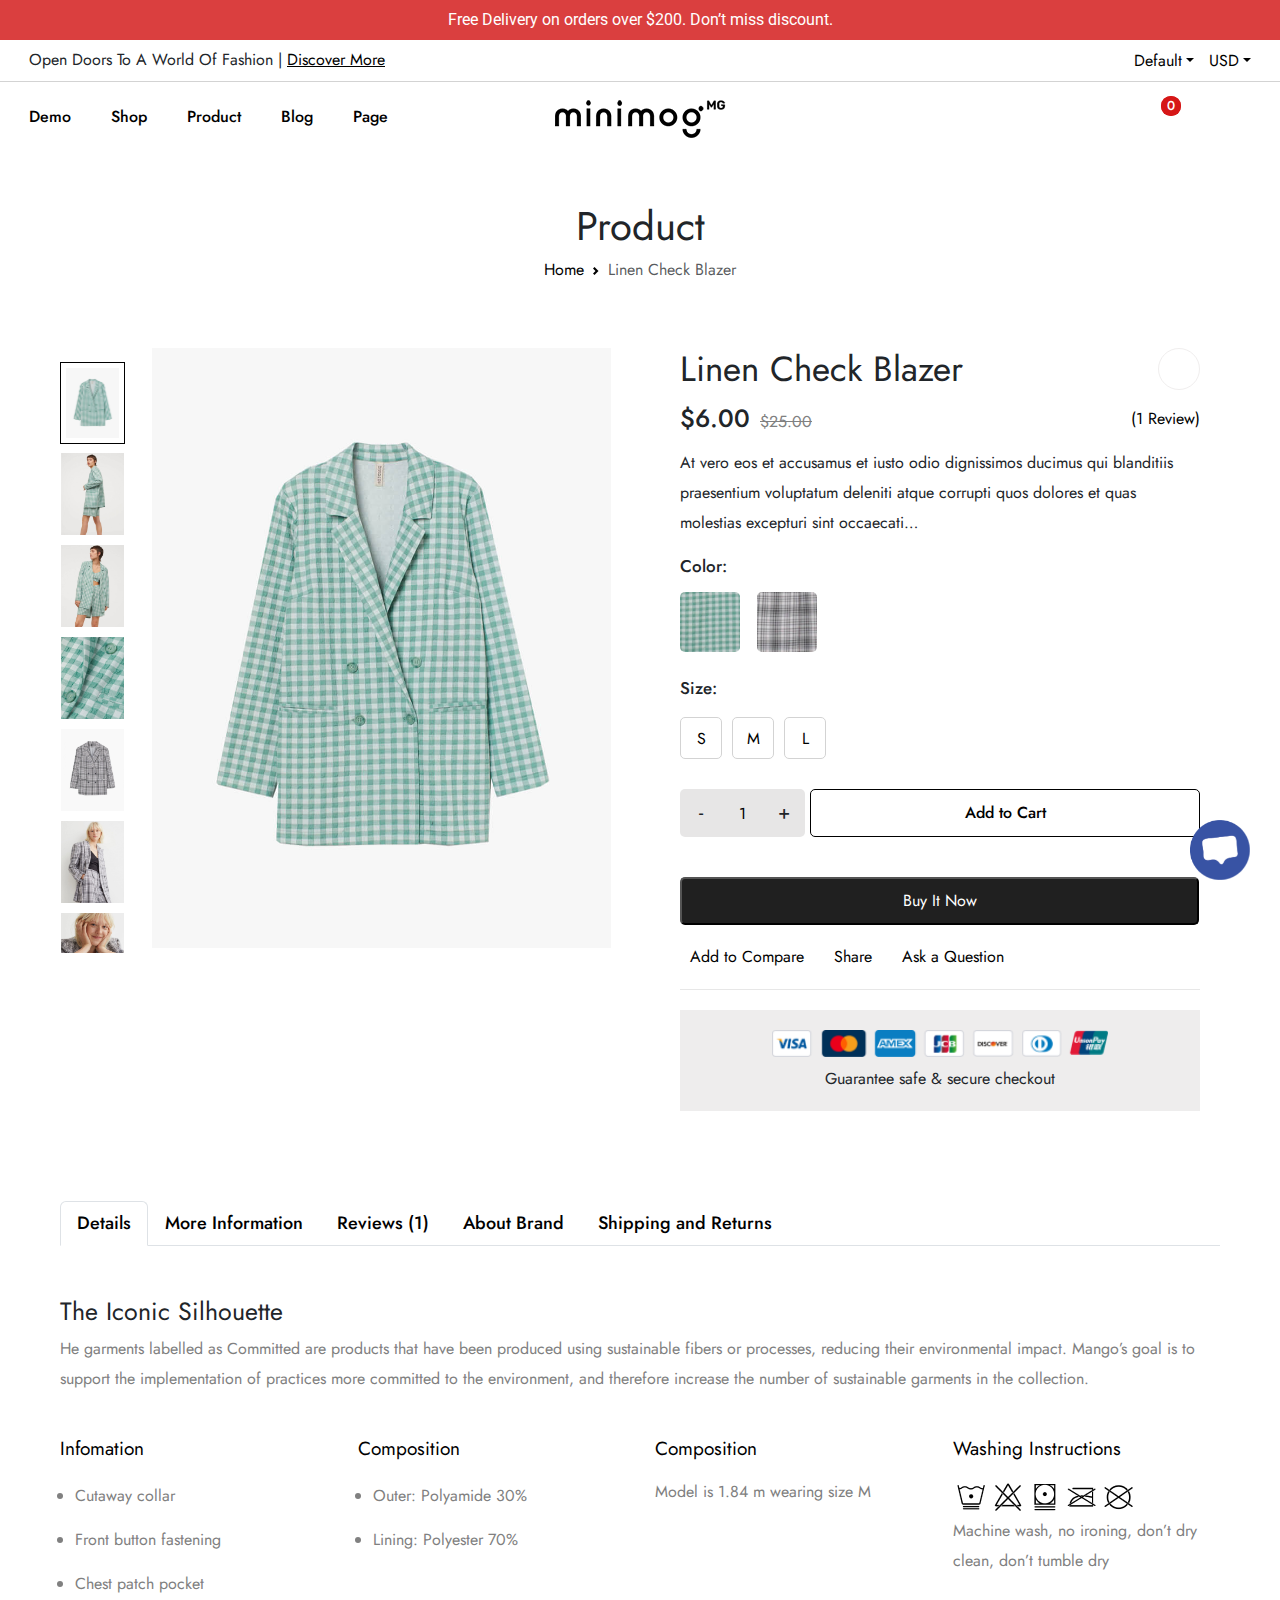
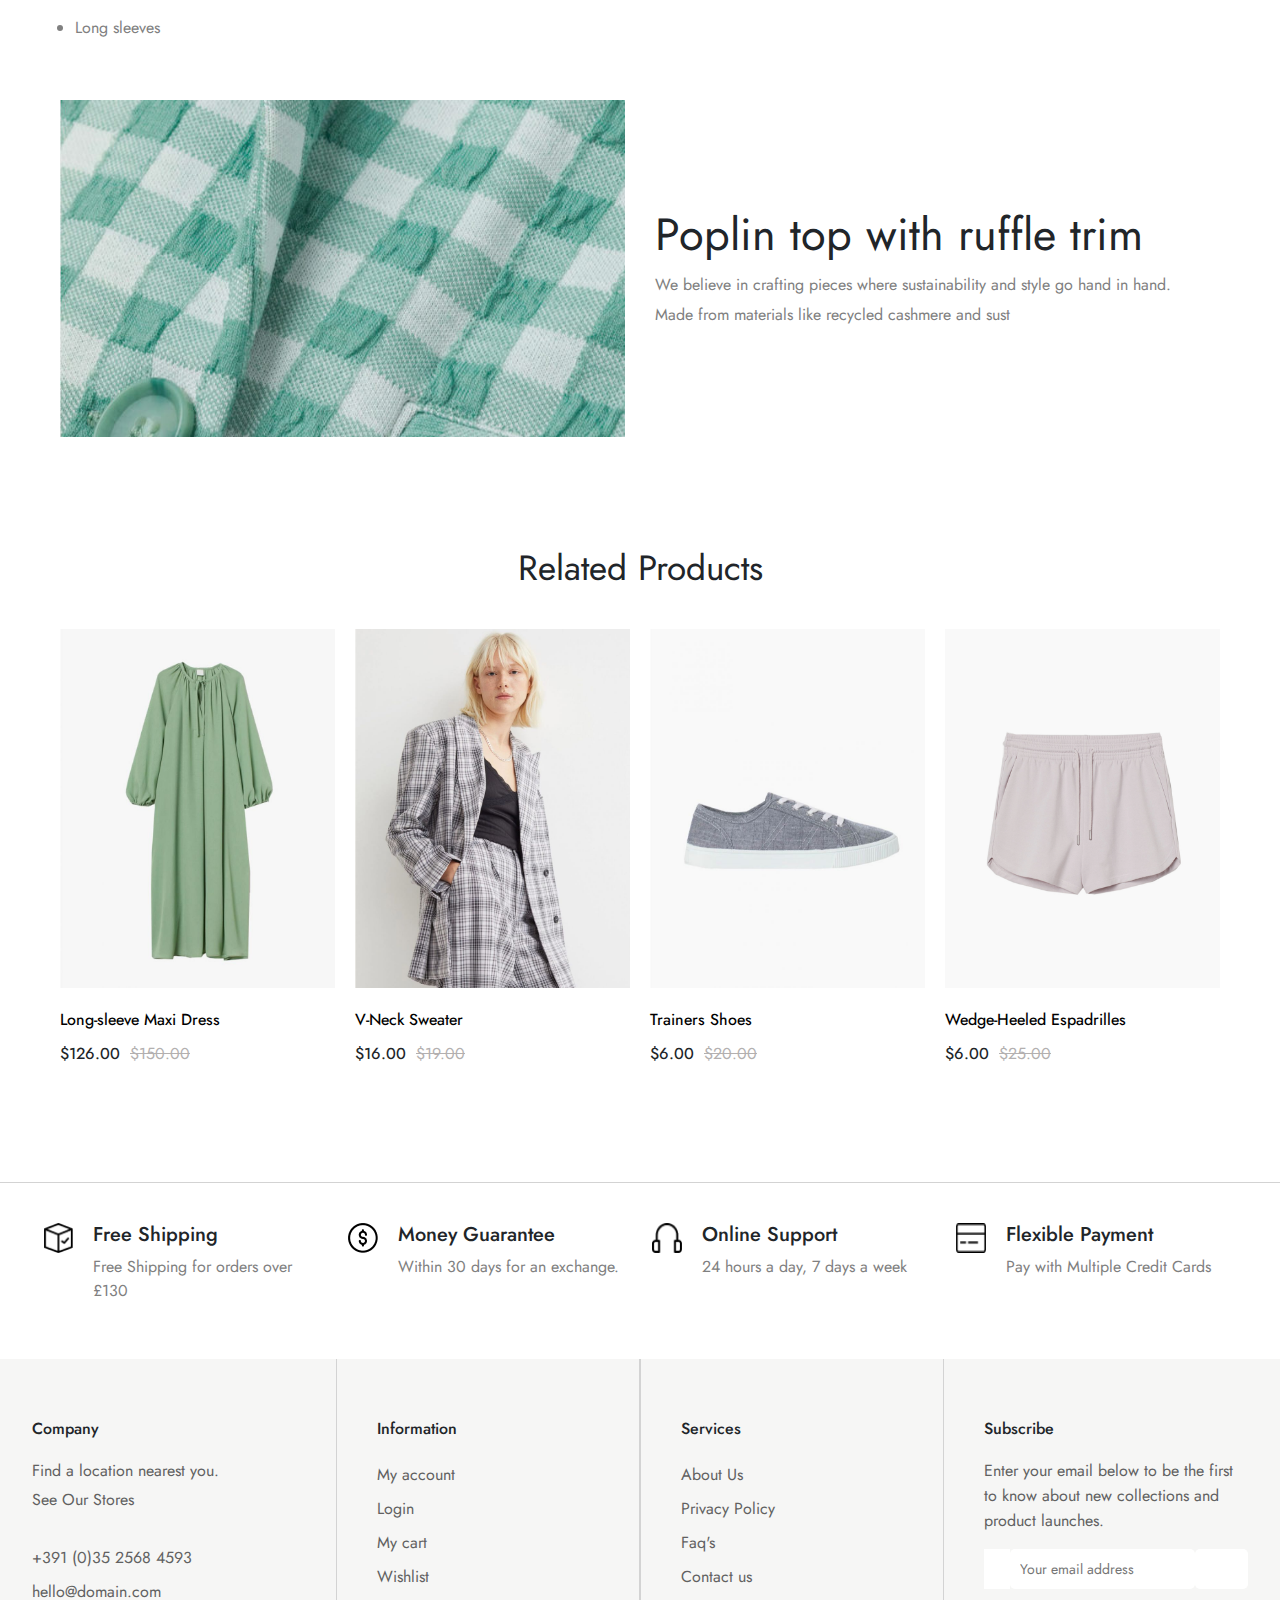
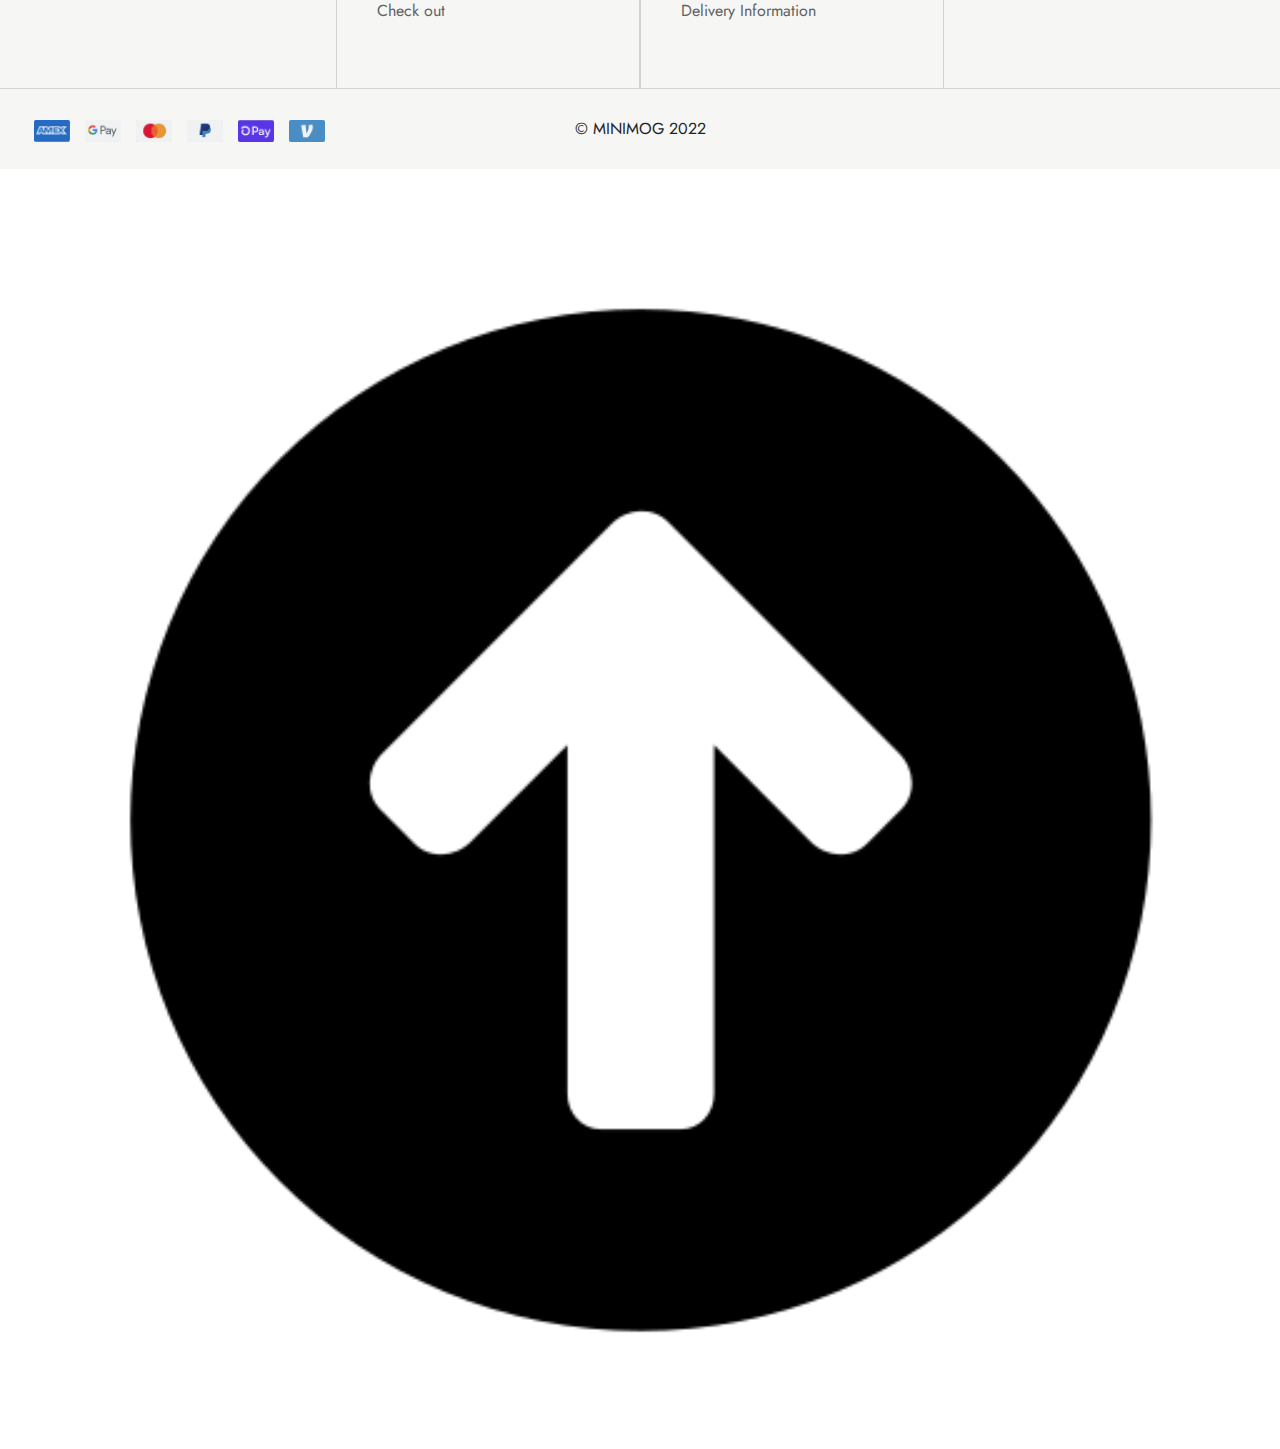
<file: product.html>
<!DOCTYPE html>
<html lang="en">
<head>
    <meta charset="UTF-8">
    <meta http-equiv="X-UA-Compatible" content="IE=edge">
    <meta name="viewport" content="width=device-width, initial-scale=1.0">
    <link rel="stylesheet" href="assets/css/normalize.css">
    <link rel="stylesheet" href="assets/css/style.css">
    <link rel="stylesheet" href="assets/css/product.css">
    <link href="https://cdn.jsdelivr.net/npm/bootstrap@5.2.3/dist/css/bootstrap.min.css" rel="stylesheet">
    <script src="https://cdn.jsdelivr.net/npm/bootstrap@5.2.3/dist/js/bootstrap.bundle.min.js"></script>
    <link rel="stylesheet" href="https://cdnjs.cloudflare.com/ajax/libs/font-awesome/6.2.1/css/all.min.css" integrity="sha512-MV7K8+y+gLIBoVD59lQIYicR65iaqukzvf/nwasF0nqhPay5w/9lJmVM2hMDcnK1OnMGCdVK+iQrJ7lzPJQd1w==" crossorigin="anonymous" referrerpolicy="no-referrer" />
    <link rel="preconnect" href="https://fonts.googleapis.com"><link rel="preconnect" href="https://fonts.gstatic.com" crossorigin><link href="https://fonts.googleapis.com/css2?family=Jost:ital,wght@0,300;0,400;0,500;1,300;1,400;1,500&family=Roboto:ital,wght@0,300;0,400;1,300;1,400&display=swap" rel="stylesheet">
    <script src="https://ajax.googleapis.com/ajax/libs/jquery/3.6.1/jquery.min.js"></script>
    <title>Product</title>
</head>
<body>
    <!-- Top -->
    <div class="top1 container-fluid">
        <div class="row">
            <div class="col-12 d-flex align-items-center justify-content-center">Free Delivery on orders over $200. Don’t miss discount.</div>
            <div class="top1-close"><i class="fa-solid fa-xmark"></i></div>
        </div>
    </div>
    <div class="top2 container-fluid">
            <div class="row">
                <div class="col-xxl-4 text-start">
                    <a href="https://www.instagram.com/phuthinhnguyen1407/" target="_blank"><i class="fa-brands fa-instagram"></i></a>
                    <span>100k Followers</span>
                    <a class="facebook" href="https://www.facebook.com/profile.php?id=100009223194372" target="_blank"><i class="fa-brands fa-facebook"></i></a>
                    <span>300k Followers</span>
                </div>
                <div class="col-md-9 col-xl-6 col-xxl-4">
                       <span>Open Doors To A World Of Fashion </span><span>|</span>
                        <a href=""> Discover More</a>
                </div>
                <div class="col-md-3 col-xl-6 col-xxl-4 text-end">
                    <div class="btn-group">
                        <a class="dropdown-toggle" data-bs-toggle="dropdown" aria-expanded="false">Default</a>
                        <ul class="dropdown-menu dropdown-menu-end">
                          <li><a class="dropdown-item" href="#">Fashion 02</a></li>
                          <li><a class="dropdown-item" href="#">Fashion 03</a></li>
                          <li><a class="dropdown-item" href="#">Fashion 04</a></li>
                          <li><a class="dropdown-item" href="#">Fashion 05</a></li>
                          <li><a class="dropdown-item" href="#">Fashion 06</a></li>
                          <li><a class="dropdown-item" href="#">Fashion 07</a></li>
                          <li><a class="dropdown-item" href="#">Fashion 08</a></li>
                          <li><a class="dropdown-item" href="#">Fashion 09</a></li>
                          <li><a class="dropdown-item" href="#">Fashion 10</a></li>
                          <li><a class="dropdown-item" href="#">Fashion 11</a></li>
                          <li><a class="dropdown-item" href="#">Fashion 12</a></li>
                          <li><a class="dropdown-item" href="#">Fashion 13</a></li>
                          <li><a class="dropdown-item" href="#">Fashion RTL</a></li>
                        </ul>
                    </div>
                    <div class="btn-group">
                        <a class="dropdown-toggle" data-bs-toggle="dropdown" aria-expanded="false">USD</a>
                        <ul class="dropdown-menu dropdown-menu-end usd">
                          <li><a class="dropdown-item" href="#">GBP</a></li>
                          <li><a class="dropdown-item" href="#">EUR</a></li>
                        </ul>
                    </div>
                </div>
            </div>
    </div>
    <nav class="container-fluid">
        <div class="row d-flex align-items-center">
            <div class="col-4 left">
                <ul>
                    <li>
                        <a href="index.html">Demo<i class="fa fa-chevron-down" aria-hidden="true"></i></a>
                        <div class="menu-dropdown">
                            <div class="menu-dropdown-item">
                                <div><a href="">Home V1</a><a id="hot">Hot</a></div>
                                <div><a href="">Home V2</a><a id="hot">Hot</a></div>
                                <div><a href="">Home V3</a><a id="hot">Hot</a></div>
                                <div><a href="">Home V4</a></div>
                                <div><a href="">Home V5</a></div>
                                <div><a href="">Home V6</a></div>
                                <div><a href="">Home V7</a></div>  
                            </div>
                            <div class="menu-dropdown-item">
                                <div><a href="">Home V8</a></div>
                                <div><a href="">Home V9</a></div>
                                <div><a href="">Home V10</a></div>
                                <div><a href="">Home V11</a></div>
                                <div><a href="">Home V12</a></div>
                                <div><a href="">Home V13</a><a id="hot">Hot</a></div>
                                <div><a href="">Megastore</a><a id="hot">Hot</a></div>   
                            </div>
                            <div class="menu-dropdown-item">
                                <div><a href="">Megamog</a><a id="hot">Hot</a></div>
                                <div><a href="">Supergear</a><a id="hot">Hot</a></div>
                                <div><a href="">Active Wear</a><a id="new">New</a></div>
                                <div><a href="">Furniture Store</a></div>
                                <div><a href="">Case Phone Store</a></div>
                                <div><a href="">Socks Store</a></div>
                                <div><a href="">Bedding Store</a></div>    
                            </div>
                            <div class="menu-dropdown-item">
                                <div><a href="">Sneaker Store</a><a id="new">New</a></div>
                                <div><a href="">Jewelry Store</a></div>
                                <div><a href="">Bra Store</a><a id="hot">Hot</a></div>
                                <div><a href="">Backpack Store</a></div>
                                <div><a href="">Houseware Store</a></div>
                                <div><a href="">Hat Store</a></div>
                                <div><a href="">Bag Store</a></div>    
                            </div>
                            <div class="menu-dropdown-item">
                                <div><a href="">Paintme Store</a></div>
                                <div><a href="">Watch Store</a></div>
                                <div><a href="">Header 1</a><a id="new">New</a></div>
                                <div><a href="">Header 2</a></div>
                                <div><a href="">Header 3</a><a id="hot">Hot</a></div>
                                <div><a href="">Header 4</a></div>
                                <div><a href="">Header 5</a></div>    
                            </div>
                            <div class="menu-dropdown-item">
                                <div><a href="">Header Layout 6</a></div>
                                <div><a href="">Header Layout 7</a></div>
                                <div><a href="">Header Layout 8</a></div>
                                <div><a href="">Header Layout 9</a></div>
                                <div><a href="">Header Layout 10</a></div>
                                <div><a href="">Header Layout 11</a></div>
                                <div><a href="">Header Layout 12</a></div>   
                            </div>
                        </div>
                    </li>
                  
                    <li>
                        <a href="shop.html">Shop<i class="fa fa-chevron-down" aria-hidden="true"></i></a>
                        <div class="menu-dropdown">
                            <div class="menu-dropdown-item">
                                <div><a href="">Grid Layout</a></div>
                                <div><a href="">Masonry Layout</a></div>
                                <div> <a href="">Packery Layout</a></div>
                                <div><a href="">List View</a></div>
                                <div><a href="">Grid 2 Columns</a></div>
                                <div><a href="">Grid 3 Columns</a></div>
                            </div>
                            <div class="menu-dropdown-item">
                                <div><a href="">Grid 4 Columns</a></div>
                                <div><a href="">Grid 5 Columns</a></div>
                                <div><a href="">Left Sidebar</a></div>
                                <div><a href="">Right Sidebar</a></div>
                                <div><a href="">Canvas Sidebar</a></div>
                                <div><a href="">List - Left Sidebar</a></div>
                            </div>
                            <div class="menu-dropdown-item">
                                <div><a href="">Pagination</a></div>
                                <div><a href="">Load More Button</a></div>
                                <div><a href="">Infinit Scrolling</a></div>
                                <div><a href="">Collection & Product</a></div>
                            </div>
                            <div class="menu-dropdown-item">
                                <div><a href="">Hover Style 1</a></div>
                                <div><a href="">Hover Style 2</a></div>
                                <div><a href="">Hover Style 3</a></div>
                            </div>
                            <div class="menu-dropdown-item">
                                <img id="season" src="assets/images/home/shop_megamenu_01.jpeg" alt="">
                                <p>The new - season shoes edit</p>
                                <a href="" id="shopnow">Shop Now</a>
                            </div>  
                        </div>
                    </li>
                   
                    <li>
                        <a href="product.html">Product<i class="fa fa-chevron-down" aria-hidden="true"></i></a>
                        <div class="menu-dropdown">
                            <div class="menu-dropdown-item">
                                <div><a href="">Product Layout 1</a></div>
                                <div><a href="">Product Layout 2</a></div>
                                <div><a href="">Product Layout 3</a></div>
                               <div> <a href="">Product Layout 4</a></div>
                                <div><a href="">Bottom Thumbnails</a></div>
                                <div><a href="">Right Thumbnails</a></div>
                                <div><a href="">Without Thumbnails</a></div>
                                <div><a href="">Tab Accordions</a></div>
                                <div><a href="">Tab Accordions 2</a></div>
                            </div>
                            <div class="menu-dropdown-item">
                                <div><a href="">Images Swatch</a></div>
                                <div><a href="">Full Width</a></div>
                                <div><a href="">Custom Tab 1</a></div>
                                <div><a href="">Custom Tab 2</a></div>
                                <div><a href="">Upsell</a></div>
                                <div><a href="">Real Time Visitors</a></div>
                                <div><a href="">Save More</a></div>
                            </div>
                            <div class="menu-dropdown-item">
                                <div><a href="">Simple Product</a></div>
                                <div><a href="">Variable Product</a></div>
                                <div><a href="">Grouped Product</a></div>
                                <div><a href="">Bundle Product</a></div>
                                <div><a href="">Product Video</a></div>
                                <div><a href="">Inner Zoom #1</a></div>
                                <div><a href="">Inner Zoom #2</a></div>
                                <div><a href="">External Zoom</a></div>
                                <div><a href="">PhotoSwipe Popup</a></div>
                            </div>
                            <div class="menu-dropdown-item">
                                <p id="weekhighlight">This Week's Highlights</p>
                                <div class="menu-dropdown-item-product-wrap">
                                    <div class="menu-dropdown-item-product" id="menu-dropdown-item-product">
                                        <div class="item">
                                            <div class="item-top">
                                                <img src="assets/images/home/product_fashion_23_a_1.jpg" alt="">
                                                <div class="overlay-item1">
                                                    <button class="addtocard">Add to Card</button>
                                                </div>
                                                <div class="overlay-item2">
                                                    <div><span>Add to Wish List</span><i class="fa-solid fa-caret-right"></i><a href=""><i class="fa-regular fa-star" aria-hidden="true"></i></a></div>
                                                    <div><span>Add to Compare</span><i class="fa-solid fa-caret-right"></i><a href=""><i class="fa fa-code-compare" aria-hidden="true"></i></a></div>
                                                    <div><span>Quick View</span><i class="fa-solid fa-caret-right"></i><a href=""><i class="fa-regular fa-eye" aria-hidden="true"></i></a></div> 
                                                </div>
                                                <div class="overlay-item3">
                                                    <img src="assets/images/home/product_fashion_23_a_3.jpg" alt="">
                                                </div>
                                            </div>
                                            <div class="item-center">
                                                <a href="">Boxy Denim Jacket</a>
                                                <p>$25.00</p><p id="line-through">$21.00</p>
                                            </div>
                                        </div>
                                        <div class="item">
                                            <div class="item-top">
                                                <img src="assets/images/home/product_fashion_12_b_1_1.jpeg" alt="">
                                                <div class="overlay-item1">
                                                    <button class="addtocard">Add to Card</button>
                                                </div>
                                                <div class="overlay-item2">
                                                    <div><span>Add to Wish List</span><i class="fa-solid fa-caret-right"></i><a href=""><i class="fa-regular fa-star" aria-hidden="true"></i></a></div>
                                                    <div><span>Add to Compare</span><i class="fa-solid fa-caret-right"></i><a href=""><i class="fa fa-code-compare" aria-hidden="true"></i></a></div>
                                                    <div><span>Quick View</span><i class="fa-solid fa-caret-right"></i><a href=""><i class="fa-regular fa-eye" aria-hidden="true"></i></a></div> 
                                                </div>
                                                <div class="overlay-item3">
                                                    <img src="assets/images/home/product_fashion_12_b_3.jpg" alt="">
                                                </div>
                                            </div>
                                            <div class="item-center">
                                                <a href="">Oversized Jacket</a>
                                                <p>$10.00</p><p id="line-through">$18.00</p>
                                            </div> 
                                        </div>
                                        <div class="item">
                                            <div class="item-top">
                                                <img src="assets/images/home/product_fashion_02_b_1_1.jpeg" alt="">
                                                <div class="overlay-item1">
                                                    <button class="addtocard">Add to Card</button>
                                                </div>
                                                <div class="overlay-item2">
                                                    <div><span>Add to Wish List</span><i class="fa-solid fa-caret-right"></i><a href=""><i class="fa-regular fa-star" aria-hidden="true"></i></a></div>
                                                    <div><span>Add to Compare</span><i class="fa-solid fa-caret-right"></i><a href=""><i class="fa fa-code-compare" aria-hidden="true"></i></a></div>
                                                    <div><span>Quick View</span><i class="fa-solid fa-caret-right"></i><a href=""><i class="fa-regular fa-eye" aria-hidden="true"></i></a></div> 
                                                </div>
                                                <div class="overlay-item3">
                                                    <img src="assets/images/home/product_fashion_02_b_2_1.jpeg" alt="">
                                                </div>
                                            </div>
                                            <div class="item-center">
                                                <a href="">Boxy Denim Jacket</a>
                                                <p>$25.00</p><p id="line-through">$21.00</p>
                                            </div>
                                        </div>
                                        <div class="item">
                                            <div class="item-top">
                                                <img src="assets/images/home/product_fashion_30_b_1.jpeg" alt="">
                                                <div class="overlay-item1">
                                                    <button class="addtocard">Add to Card</button>
                                                </div>
                                                <div class="overlay-item2">
                                                    <div><span>Add to Wish List</span><i class="fa-solid fa-caret-right"></i><a href=""><i class="fa-regular fa-star" aria-hidden="true"></i></a></div>
                                                    <div><span>Add to Compare</span><i class="fa-solid fa-caret-right"></i><a href=""><i class="fa fa-code-compare" aria-hidden="true"></i></a></div>
                                                    <div><span>Quick View</span><i class="fa-solid fa-caret-right"></i><a href=""><i class="fa-regular fa-eye" aria-hidden="true"></i></a></div> 
                                                </div>
                                                <div class="overlay-item3">
                                                    <img src="assets/images/home/product_fashion_30_b_2.jpeg" alt="">
                                                </div>
                                            </div>
                                            <div class="item-center">
                                                <a href="">Oversized Jacket</a>
                                                <p>$10.00</p><p id="line-through">$18.00</p>
                                            </div> 
                                        </div>
                                    </div>
                                    <a id="arrow-left"><i class="fa fa-arrow-left" aria-hidden="true"></i></a>
                                    <a id="arrow-right"><i class="fa fa-arrow-right" aria-hidden="true"></i></a>
                                </div>
                                <script>
                                    let menu_dropdown_item_produc_wrap = document.getElementById("menu-dropdown-item-product");
                                    $("#arrow-left").bind("click",function name(params) {
                                        menu_dropdown_item_produc_wrap.scrollLeft=0;
                                    })
                                    $("#arrow-right").bind("click",function name(params) {
                                        menu_dropdown_item_produc_wrap.scrollLeft=400;
                                    })
                                </script>
                            </div>
                        </div>
                    </li>
                    <li>
                        <a href="blog.html">Blog<i class="fa fa-chevron-down" aria-hidden="true"></i></a>
                        <div class="menu-dropdown-page">
                            <a href="">Pop List</a>
                            <a href="">Grid 3 Columns</a>
                            <a href="blog.html">Grid 4 Columns</a>
                            <a href="">Grid With Sidebar</a>
                            <a href="blog-10picnic.html">Single Post 1</a>
                            <a href="">Single Post 2</a>
                            <a href="">Single Post 3</a>
                        </div>
                    </li>
                    <li>
                        <a href="">Page<i class="fa fa-chevron-down" aria-hidden="true"></i></a>
                        <div class="menu-dropdown-page">
                            <a href="aboutv1.html">About V1</a>
                            <a href="">About V2</a>
                            <a href="">About V3</a>
                            <a href="faq.html">FAQs</a>
                            <a href="404page.html">404 Page</a>
                            <a href="contactus.html">Contact Us</a>
                            <a href="findastore.html" >Find A Store</a>
                        </div>
                    </li>
                </ul>
            </div>
            <div class="col-4 menu" data-bs-toggle="offcanvas" data-bs-target="#offcanvasWithBothOptions">
                <a class="bar"><i class="fa fa-bars" aria-hidden="true"></i></a>
            </div>
            <div class="offcanvas offcanvas-start" data-bs-scroll="true" tabindex="-1" id="offcanvasWithBothOptions" aria-labelledby="offcanvasWithBothOptionsLabel">
                <div class="offcanvas-header">
                    <div class="menu-show">
                        <div class="menu-show-wrap">
                            <div class="menu-show-item" data-itemid="item1">
                                <a href="index.html">Demo</a>
                                <a id="plus"><i class="fa-sharp fa-solid fa-plus"></i></a>
                                <a id="minus"><i class="fa fa-minus"></i></a>
                            </div>
                            <div class="menu-show-item-dropdown" id="item1">
                                <div class="item">
                                    <a href="">Fashion</a>
                                </div>
                                <div class="item">
                                    <a href="">Fashion</a>
                                </div>
                                <div class="item">
                                    <a href="">Minimog Store</a>
                                </div>
                                <div class="item">
                                    <a href="">Header Layout</a>
                                </div>
                                <div class="item">
                                    <a href="">Header Layout</a>
                                </div>
                            </div>
                            <div class="menu-show-item" data-itemid="item2">
                                <a href="shop.html">Shop</a>
                                <a id="plus"><i class="fa-sharp fa-solid fa-plus"></i></a>
                                <a id="minus"><i class="fa fa-minus"></i></a>
                            </div>
                            <div class="menu-show-item-dropdown" id="item2">
                                <div class="item">
                                    <a href="">Shop Pages</a>
                                </div>
                                <div class="item">
                                    <a href="">Shop Sidebar</a>
                                </div>
                                <div class="item">
                                    <a href="">Features</a>
                                </div>
                                <div class="item">
                                    <a href="">Hover Style</a>
                                </div>
                            </div>
                            <div class="menu-show-item" data-itemid="item3">
                                <a href="product.html">Product</a>
                                <a id="plus"><i class="fa-sharp fa-solid fa-plus"></i></a>
                                <a id="minus"><i class="fa fa-minus"></i></a>
                            </div>
                            <div class="menu-show-item-dropdown" id="item3">
                                <div class="item">
                                    <a href="">Product Layout</a>
                                </div>
                                <div class="item">
                                    <a href="">Product Detail</a>
                                </div>
                                <div class="item">
                                    <a href="">Product Type</a>
                                </div>
                                <div class="item">
                                    <a href="">Product Features</a>
                                </div>
                            </div>
                            <div class="menu-show-item" data-itemid="item4">
                                <a href="blog.html">Blog</a>
                                <a id="plus"><i class="fa-sharp fa-solid fa-plus"></i></a>
                                <a id="minus"><i class="fa fa-minus"></i></a>
                            </div>
                            <div class="menu-show-item-dropdown" id="item4">
                                <div class="item">
                                    <a href="">Post List</a>
                                </div>
                                <div class="item">
                                    <a href="">Grid 3 Columns</a>
                                </div>
                                <div class="item">
                                    <a href="blog.html">Grid 4 Columns</a>
                                </div>
                                <div class="item">
                                    <a href="">Grid With Sidebar</a>
                                </div>
                                <div class="item">
                                    <a href="blog-10picnic.html">Single Post 1</a>
                                </div>
                                <div class="item">
                                    <a href="">Single Post 2</a>
                                </div>
                                <div class="item">
                                    <a href="">Single Post 3</a>
                                </div>
                            </div>
                            <div class="menu-show-item" data-itemid="item5">
                                <a href="">Page</a>
                                <a id="plus"><i class="fa-sharp fa-solid fa-plus"></i></a>
                                <a id="minus"><i class="fa fa-minus"></i></a>
                            </div>
                            <div class="menu-show-item-dropdown" id="item5">
                                <div class="item">
                                    <a href="aboutv1.html">About V1</a>
                                </div>
                                <div class="item">
                                    <a href="">About V2</a>
                                </div>
                                <div class="item">
                                    <a href="">About V3</a>
                                </div>
                                <div class="item">
                                    <a href="faq.html">FAQs</a>
                                </div>
                                <div class="item">
                                    <a href="404page.html">404 Page</a>
                                </div>
                                <div class="item">
                                    <a href="contactus.html">Contact Us</a>
                                </div>
                                <div class="item">
                                    <a href="findastore.html">Find A Store</a>
                                </div>
                            </div>
                            <div class="menu-show-item-myaccount">
                                <i class="fa-regular fa-user" aria-hidden="true"></i><span>My Account</span>
                            </div>
                            <button>Sign in</button>
                            <button>Create An Account</button>
                        </div>
                        <div class="menu-show-close"><i class="fa-solid fa-xmark"></i></div>
                    </div>
                </div>
                <script>
                    $(".menu-show-item-dropdown").hide();
                    $(".menu-show-item").click(function name(params) {
                        $(this).children("#plus").toggle();
                        $(this).children("#minus").toggle();
                        let itemid = $(this).data("itemid");
                        $("#"+itemid).slideToggle();
                    })
                </script>
            </div>
            <div class="col-4 text-center center">
                <img src="assets/images/home/dark-logo_1n.png" alt="" onclick="window.location.href='index.html'">
            </div>
            <div class="col-4 right">
                <ul>
                    <li class="search"><a href=""><i class="fa fa-search" aria-hidden="true"></i></a><span class="tooltiptext">Search</span></li>
                    <li class="user"><a href=""><i class="fa-regular fa-user" aria-hidden="true"></i></a><span class="tooltiptext">Sign in</span></li>
                    <li class="star"><a href="" ><i class="fa-regular fa-star" aria-hidden="true"></i></a><span class="tooltiptext">My Wish List</span><a>0</a></li>
                    <li class="mycart"><a href=""><i class="fa fa-bag-shopping" aria-hidden="true"></i></a><span class="tooltiptext">My Cart</span><a>0</a></li>
                </ul>
            </div>
        </div>
    </nav>
    
    
    <!-- breadcrumb -->
    <div class="product-head">
        <h1>Product</h1>
        <div class="bcrumb" style="--bs-breadcrumb-divider: url(&#34;data:image/svg+xml,%3Csvg xmlns='http://www.w3.org/2000/svg' width='8' height='8'%3E%3Cpath d='M2.5 0L1 1.5 3.5 4 1 6.5 2.5 8l4-4-4-4z' fill='currentColor'/%3E%3C/svg%3E&#34;);" aria-label="breadcrumb">
            <ol class="breadcrumb">
              <li class="breadcrumb-item"><a href="index.html">Home</a></li>
              <li class="breadcrumb-item active" aria-current="page">Linen Check Blazer</li>
            </ol>
        </div>
    </div>
   
    <!-- productcontent -->
    <div class="product-show container-fluid">
        <div class="row">
            <div class="col-6 left">
                <div class="left-slide">
                    <div class="left-slide-wrap">
                        <div class="left-slide-item">
                            <img src="assets/images/product/product_fashion_22_a_1.jpeg" alt="" class="left-slide-img">
                        </div>
                        <div class="left-slide-item">
                            <img src="assets/images/product/product_fashion_22_a_2.jpeg" alt="" class="left-slide-img">
                        </div>
                        <div class="left-slide-item">
                            <img src="assets/images/product/product_fashion_22_a_3.jpeg" alt="" class="left-slide-img">
                        </div>
                        <div class="left-slide-item">
                            <img src="assets/images/product/product_fashion_22_a_4.jpeg" alt="" class="left-slide-img">
                        </div>
                        <div class="left-slide-item">
                            <img src="assets/images/product/product_fashion_22_b_1.jpeg" alt="" class="left-slide-img">
                        </div>
                        <div class="left-slide-item">
                            <img src="assets/images/product/product_fashion_22_b_2.jpeg" alt="" class="left-slide-img">
                        </div>
                        <div class="left-slide-item">
                            <img src="assets/images/product/product_fashion_22_b_3.jpeg" alt="" class="left-slide-img">
                        </div>
                        <div class="left-slide-item">
                            <img src="assets/images/product/product_fashion_22_b_4.jpeg" alt="" class="left-slide-img">
                        </div>
                    </div>
                    <a id="left-slide-wrap-up"><i class="fa fa-arrow-up"></i></a>
                    <a id="left-slide-wrap-down"><i class="fa fa-arrow-down"></i></a>
                </div>
                <div class="left-show">
                    <div>
                        <img src="assets/images/product/product_fashion_22_a_1.jpeg" alt="" id="left-show-img" width="300" height="240">
                    </div>
                    <a id="left-show-arrowleft"><i class="fa fa-arrow-left"></i></a>
                    <a id="left-show-arrowright"><i class="fa fa-arrow-right"></i></a>
                </div>
            </div>
            <div class="col-6 right">
                <div class="right-head">
                    <h2>Linen Check Blazer</h2>
                    <a><i class="fa-regular fa-star" aria-hidden="true"></i></a>
                </div>
                <div class="right-price">
                    <div class="right-price-left">
                        <p>$6.00</p><span>$25.00</span>
                    </div>
                    <div class="right-price-right">
                        <i class="fa-solid fa-star"></i>
                        <i class="fa-solid fa-star"></i>
                        <i class="fa-solid fa-star"></i>
                        <i class="fa-solid fa-star"></i>
                        <i class="fa-solid fa-star"></i>
                        <a href="">(1 Review)</a>
                    </div>
                </div>
                <div class="right-text">
                    <p>At vero eos et accusamus et iusto odio dignissimos ducimus qui blanditiis praesentium voluptatum deleniti atque corrupti quos dolores et quas molestias excepturi sint occaecati…</p>
                </div>
                <div class="right-color">
                    <span>Color:</span>
                    <div class="item-bottom">
                        <div class="item-bottom-color">
                            <div class="color">
                                <div style="background-image: url('assets/images/product/filter_caro_green.jpg')"></div>
                            </div>
                            <div class="tooltip-text">
                                <span>Caro Green</span><i class="fa-solid fa-caret-down"></i>
                            </div>
                        </div>
                    </div>
                    <div class="item-bottom">
                        <div class="item-bottom-color">
                            <div class="color">
                                <div style="background-image: url('assets/images/product/filter_caro_black.jpg')"></div>
                            </div>
                            <div class="tooltip-text">
                                <span>Caro Black</span><i class="fa-solid fa-caret-down"></i>
                            </div>
                        </div>
                    </div>
                </div>
                <div class="right-size">
                    <span>Size:</span>
                    <a class="size-name">S</a>
                    <a class="size-name">M</a>
                    <a class="size-name">L</a>
                </div>
                <div class="right-addtocard">
                    <div class="right-addtocard-left">
                        <a id="product-minus">-</a>
                        <input type="text" value="1" id="showaddtocard">
                        <a id="product-plus">+</a>
                    </div>
                    <div class="right-addtocard-right">
                        <button>Add to Cart</button>
                    </div>
                </div>
                <script>
                    let valueaddtocard = 1;
                    let showaddtocard = document.getElementById("showaddtocard");
                    let minus = document.getElementById("product-minus");
                    let plus = document.getElementById("product-plus");
                    plus.addEventListener("click",function() {
                        valueaddtocard++;
                        showaddtocard.value=valueaddtocard;
                    })
                    minus.addEventListener("click",function name(params) {
                        valueaddtocard--;
                        if (valueaddtocard<2){
                            valueaddtocard=1;
                        }
                        showaddtocard.value=valueaddtocard;
                    })
                </script>
                <div class="right-buyitnow">
                    <button>Buy It Now</button>
                    <div>
                        <div>
                            <i class="fa fa-code-compare" aria-hidden="true"></i><a href="">Add to Compare</a>
                        </div>
                        <div>
                            <i class="fa fa-share-nodes"></i><a href="">Share</a>
                        </div>
                        <div>
                            <i class="fa-regular fa-circle-question"></i><a href="">Ask a Question</a>
                        </div>
                    </div>
                </div>
                <hr>
                <div class="right-img">
                    <div>
                        <img src="assets/images/product/product-trust-badge.png" alt="">
                    </div>
                    <p>Guarantee safe & secure checkout</p>
                </div>
            </div>
			<div id="myresult" class="img-zoom-result"></div>
        </div>
		
    </div>
	<script>
		let scrollTopvalue=0;
		let arrayindex=0;
        let indextoscroll=0;
		let leftshowimg = document.querySelector("#left-show-img");
		let leftslideitem= document.getElementsByClassName("left-slide-item");
		let array = Array.from(document.querySelectorAll(".left-slide-img"));
		leftslideitem[arrayindex].style.border="5px solid white";
        leftslideitem[arrayindex].style.outline="1px solid black";
		function leftslideitemclick(index){
			for (let i=0;i<leftslideitem.length;i++){
				leftslideitem[i].style.border="none";
				leftslideitem[i].style.outline="none";
			}
			leftslideitem[index].style.border="5px solid white";
			leftslideitem[index].style.outline="1px solid black";
		}


		//  funtion arrowup and arrowdown click
		$("#left-slide-wrap-up").click(function name(params) {
			scrollTopvalue-=200;
			if (scrollTopvalue<100){
				scrollTopvalue=0;
			}
			$(".left-slide-wrap").animate({"scrollTop":scrollTopvalue});
		})
		$("#left-slide-wrap-down").click(function name(params) {
			scrollTopvalue+=200;
			if (scrollTopvalue>500){
				scrollTopvalue=500;
			}
			$(".left-slide-wrap").animate({"scrollTop":scrollTopvalue});
		})
		

		// function click on leftslide and leftshow shows image
		array.forEach(item => {
		item.addEventListener("click", event => {
			leftshowimg.src = event.target.src;
			arrayindex=array.indexOf(item);
			indextoscroll=array.indexOf(item);
			leftslideitemclick(arrayindex);
		})
		})	
		

		//  funtion arrowleft and arrowright click
		let arrowright = document.getElementById("left-show-arrowright");
		arrowright.addEventListener("click",function name(params) {
			if (arrayindex<array.length-1){
				arrayindex++;
			}
			else {
				arrayindex=array.length-1;
			}
			leftshowimg.src=array[arrayindex].src;
			leftslideitemclick(arrayindex);
			if (arrayindex>4){
				$(".left-slide-wrap").animate({"scrollTop":500});
			}
		})
		let arrowleft = document.getElementById("left-show-arrowleft");
		arrowleft.addEventListener("click",function name(params) {
			if (arrayindex>0){
				arrayindex--;
			}
			else {
				arrayindex=0;
			}
			leftshowimg.src=array[arrayindex].src;
			leftslideitemclick(arrayindex);
			if (arrayindex<5){
				$(".left-slide-wrap").animate({"scrollTop":0});
			}
		})


		// function when hover item1left
		for (let i=0;i<leftslideitem.length;i++){
			leftslideitem[i].addEventListener("mouseover",function name(params) {
			leftslideitem[i].style.border="5px solid white";
			leftslideitem[i].style.outline="1px solid black";
			})
			leftslideitem[i].addEventListener("mouseleave",function name(params) {
				leftslideitem[i].style.border="none";
				leftslideitem[i].style.outline="none";
				leftslideitem[arrayindex].style.border="5px solid white";
				leftslideitem[arrayindex].style.outline="1px solid black";
			})
		}

		// function to show zoom image
		function imageZoom(imgID, resultID) {
			var img, lens, result, cx, cy;
			img = document.getElementById(imgID);
			result = document.getElementById(resultID);
			/* Create lens: */
			lens = document.createElement("DIV");
			lens.setAttribute("class", "img-zoom-lens");
			/* Insert lens: */
			img.parentElement.insertBefore(lens, img);
			/* Calculate the ratio between result DIV and lens: */
			cx = result.offsetWidth / lens.offsetWidth;
			cy = result.offsetHeight / lens.offsetHeight;
			/* Set background properties for the result DIV */
			result.style.backgroundImage = "url('" + leftshowimg.src + "')";
			result.style.backgroundSize = (img.width * cx) + "px " + (img.height * cy) + "px";
			/* Execute a function when someone moves the cursor over the image, or the lens: */
			lens.addEventListener("mousemove", moveLens);
			img.addEventListener("mousemove", moveLens);
			/* And also for touch screens: */
			lens.addEventListener("touchmove", moveLens);
			img.addEventListener("touchmove", moveLens);
			function moveLens(e) {
				var pos, x, y;
				/* Prevent any other actions that may occur when moving over the image */
				e.preventDefault();
				/* Get the cursor's x and y positions: */
				pos = getCursorPos(e);
				/* Calculate the position of the lens: */
				x = pos.x - (lens.offsetWidth / 2);
				y = pos.y - (lens.offsetHeight / 2);
				/* Prevent the lens from being positioned outside the image: */
				if (x > img.width - lens.offsetWidth) {x = img.width - lens.offsetWidth;}
				if (x < 0) {x = 0;}
				if (y > img.height - lens.offsetHeight) {y = img.height - lens.offsetHeight;}
				if (y < 0) {y = 0;}
				/* Set the position of the lens: */
				lens.style.left = x + "px";
				lens.style.top = y + "px";
				/* Display what the lens "sees": */
				result.style.backgroundPosition = "-" + (x * cx) + "px -" + (y * cy) + "px";
			}
			function getCursorPos(e) {
				var a, x = 0, y = 0;
				e = e || window.event;
				/* Get the x and y positions of the image: */
				a = img.getBoundingClientRect();
				/* Calculate the cursor's x and y coordinates, relative to the image: */
				x = e.pageX - a.left;
				y = e.pageY - a.top;
				/* Consider any page scrolling: */
				x = x - window.pageXOffset;
				y = y - window.pageYOffset;
				return {x : x, y : y};
			}
			}
		$("#myresult").hide();
        if ($(window).width()>992){
            $(".left-show").hover(function name(params) {
			$(".img-zoom-lens").hide();
			$("#myresult").fadeToggle();
			imageZoom("left-show-img", "myresult");
		})
        }
        else $("#myresult").hide();
		
	</script>

    <div class="product-details">
        <ul class="nav nav-tabs" id="myTab" role="tablist">
            <li class="nav-item" role="presentation">
              <button class="nav-link active" id="details-tab" data-bs-toggle="tab" data-bs-target="#details-tab-pane" type="button" role="tab"  aria-selected="true">Details</button>
            </li>
            <li class="nav-item" role="presentation">
              <button class="nav-link" id="moreinfo-tab" data-bs-toggle="tab" data-bs-target="#moreinfo-tab-pane" type="button" role="tab"  aria-selected="false">More Information</button>
            </li>
            <li class="nav-item" role="presentation">
              <button class="nav-link" id="review-tab" data-bs-toggle="tab" data-bs-target="#review-tab-pane" type="button" role="tab"  aria-selected="false">Reviews (1)</button>
            </li>
            <li class="nav-item" role="presentation">
              <button class="nav-link" id="aboutbrand-tab" data-bs-toggle="tab" data-bs-target="#aboutbrand-tab-pane" type="button" role="tab"  aria-selected="false">About Brand</button>
            </li>
            <li class="nav-item" role="presentation">
                <button class="nav-link" id="shipping-tab" data-bs-toggle="tab" data-bs-target="#shipping-tab-pane" type="button" role="tab"  aria-selected="false">Shipping and Returns</button>
            </li>
        </ul>
        <div class="tab-content" id="myTabContent">
            <div class="tab-pane fade show active" id="details-tab-pane" role="tabpanel" tabindex="0">
                <h3>The Iconic Silhouette</h3>
                <p>He garments labelled as Committed are products that have been produced using sustainable fibers or processes, reducing their environmental impact. Mango’s goal is to support the implementation of practices more committed to the environment, and therefore increase the number of sustainable garments in the collection.</p>
                <div class="flex">
                    <div class="flex-item">
                        <p>Infomation</p>
                        <ul>
                            <li>Cutaway collar</li>
                            <li>Front button fastening</li>
                            <li>Chest patch pocket</li>
                            <li>Long sleeves</li>
                        </ul>
                    </div>
                    <div class="flex-item">
                        <p>Composition</p>
                        <ul>
                            <li>Outer: Polyamide 30%</li>
                            <li>Lining: Polyester 70%</li>
                        </ul>
                    </div>
                    <div class="flex-item">
                        <p>Composition</p>
                        <div>Model is 1.84 m wearing size M</div>
                    </div>
                    <div class="flex-item">
                        <p>Washing Instructions</p>
                        <div class="img">
                            <img src="assets/images/product/washing-instruction.png" alt="">
                        </div>
                        <p id="machinewash">Machine wash, no ironing, don’t dry clean, don’t tumble dry</p>    
                    </div>
                </div>
                <div class="img">
                    <div class="img-item">
                        <img src="assets/images/product/product_fashion_22_a_4-670x400.jpg" alt="">
                    </div>
                    <div class="img-item">
                        <div>
                            <h2>Poplin top with ruffle trim</h2>
                            <p>We believe in crafting pieces where sustainability and style go hand in hand.</p>
                            <p>Made from materials like recycled cashmere and sust</p>
                        </div>
                    </div>
                </div>
            </div>
            <div class="tab-pane fade" id="moreinfo-tab-pane" role="tabpanel" tabindex="0">
                <h4>Brand Product:</h4>
                <p>Zara</p>
            </div>
            <div class="tab-pane fade" id="review-tab-pane" role="tabpanel" tabindex="0">
                <div class="top">
                    <div class="top-left">
                        <h3>Customer Reviews</h3>
                        <p>Cheap price, high quality</p>
                        <div class="item">
                            <p>Value</p>
                            <div>
                                <i class="fa-solid fa-star"></i>
                                <i class="fa-solid fa-star"></i>
                                <i class="fa-solid fa-star"></i>
                                <i class="fa-solid fa-star"></i>
                                <i class="fa-solid fa-star"></i>
                            </div>
                        </div>
                        <div class="item">
                            <p>Quality</p>
                            <div>
                                <i class="fa-solid fa-star"></i>
                                <i class="fa-solid fa-star"></i>
                                <i class="fa-solid fa-star"></i>
                                <i class="fa-solid fa-star"></i>
                                <i class="fa-solid fa-star"></i>
                            </div>
                        </div>
                        <div class="item">
                            <p>Price</p>
                            <div>
                                <i class="fa-solid fa-star"></i>
                                <i class="fa-solid fa-star"></i>
                                <i class="fa-solid fa-star"></i>
                                <i class="fa-solid fa-star"></i>
                                <i class="fa-solid fa-star"></i>
                            </div>
                        </div>
                    </div>
                    <div class="top-right">
                       <div>
                            <p>The quality of the shirt is very nice, in general, it is thick, good value for money so buy it, I guarantee it. Will be back for more support haha</p>
                            <div class="flex">
                                <div>
                                    <p>Review by</p><span> Oscar</span>
                                </div>
                                <div>
                                    <p>Posted on</p><span> 6/11/22</span>
                                </div>
                            </div>
                       </div>
                    </div>
                </div>
                <hr>
                <div class="center">
                    <p>You're reviewing:</p>
                    <h3>Linen Check Blazer</h3>
                    <div class="label">
                        <p>Your Rating</p><span>*</span>
                    </div>
                    <div class="rate">
                        <div class="flex">
                            <div>
                                <p>Price</p><span>*</span>
                            </div>
                            <div>
                                <i class="fa-solid fa-star"></i>
                                <i class="fa-solid fa-star"></i>
                                <i class="fa-solid fa-star"></i>
                                <i class="fa-solid fa-star"></i>
                                <i class="fa-solid fa-star"></i>
                            </div>
                        </div>
                        <div class="flex">
                            <div>
                                <p>Value</p><span>*</span>
                            </div>
                            <div>
                                <i class="fa-solid fa-star"></i>
                                <i class="fa-solid fa-star"></i>
                                <i class="fa-solid fa-star"></i>
                                <i class="fa-solid fa-star"></i>
                                <i class="fa-solid fa-star"></i>
                            </div>
                        </div>
                        <div class="flex">
                            <div>
                                <p>Quality</p><span>*</span>
                            </div>
                            <div>
                                <i class="fa-solid fa-star"></i>
                                <i class="fa-solid fa-star"></i>
                                <i class="fa-solid fa-star"></i>
                                <i class="fa-solid fa-star"></i>
                                <i class="fa-solid fa-star"></i>
                            </div>
                        </div>
                    </div>
                </div>
                <div class="bottom">
                    <div class="nickname-summary">
                        <div class="item">
                            <div class="label">
                                <p>Nickname</p><span>*</span>
                            </div>
                            <div>
                                <input type="text">
                            </div>
                        </div>
                        <div class="item">
                            <div class="label">
                                <p>Summary</p><span>*</span>
                            </div>
                            <div>
                                <input type="text">
                            </div>
                        </div>
                    </div>
                    <div class="review">
                        <div class="label">
                            <p>Review</p><span>*</span>
                        </div>
                        <textarea name="" id="" cols="30" rows="6"></textarea>
                        <button>Submit Review</button>
                    </div>
                </div>
            </div>
            <div class="tab-pane fade" id="aboutbrand-tab-pane" role="tabpanel" tabindex="0">
                <div class="wrap">
                    <div class="left">
                        <div>
                            <div class="img">
                                <img src="assets/images/home/dark-logo_1n.png" alt="">
                            </div>
                            <a href="">More product</a>
                        </div>
                    </div>
                    <div class="right">
                        <h4>Minimog</h4> 
                        <p>S celerisque justo condimentum est venenatis morbi mi senectus a enim vestibulum sodales placerat parturient penatibus lacus vestibulum suspendisse cras parturient magnis a vestibulum. Augue ante platea consectetur velit taciti quis pulvinar egestas aliquam pharetra iaculis a dui eu euismod justo convallis. Natoque a dignissim tristique a non purus a dui euismod neque mus non a adipiscing vestibulum.</p>   
                    </div>
                </div>
                
            </div>
            <div class="tab-pane fade" id="shipping-tab-pane" role="tabpanel" tabindex="0">
                <p>Shipping cost is based on weight. Just add products to your cart and use the Shipping Calculator to see the shipping price. We want you to be 100% satisfied with your purchase. Items can be returned or exchanged within 30 days of delivery.</p>
            </div>
        </div>
    </div>
    <div class="product-related">
        <h2>Related Products</h2>
        <div class="grid">
            <div class="item">
                <div class="item-top">
                    <img src="assets/images/home/product_fashion_19_a_1.jpeg" alt="">
                    <div class="overlay-item1">
                        <button class="addtocard">Add to Card</button>
                    </div>
                    <div class="overlay-item2">
                        <div><span>Add to Wish List</span><i class="fa-solid fa-caret-right"></i><a href=""><i class="fa-regular fa-star" aria-hidden="true"></i></a></div>
                        <div><span>Add to Compare</span><i class="fa-solid fa-caret-right"></i><a href=""><i class="fa fa-code-compare" aria-hidden="true"></i></a></div>
                        <div><span>Quick View</span><i class="fa-solid fa-caret-right"></i><a href=""><i class="fa-regular fa-eye" aria-hidden="true"></i></a></div> 
                    </div>
                    <div class="overlay-item3">
                        <img src="assets/images/home/product_fashion_19_a_2.jpeg" alt="">
                    </div>
                </div>
                <div class="item-center">
                    <a href="">Long-sleeve Maxi Dress</a>
                    <p>$126.00</p><p id="line-through">$150.00</p>
                </div>
            </div>
            <div class="item">
                <div class="item-top">
                    <img src="assets/images/product/product_fashion_22_b_2.jpeg" alt="">
                    <div class="overlay-item1">
                        <button class="addtocard">Add to Card</button>
                    </div>
                    <div class="overlay-item2">
                        <div><span>Add to Wish List</span><i class="fa-solid fa-caret-right"></i><a href=""><i class="fa-regular fa-star" aria-hidden="true"></i></a></div>
                        <div><span>Add to Compare</span><i class="fa-solid fa-caret-right"></i><a href=""><i class="fa fa-code-compare" aria-hidden="true"></i></a></div>
                        <div><span>Quick View</span><i class="fa-solid fa-caret-right"></i><a href=""><i class="fa-regular fa-eye" aria-hidden="true"></i></a></div> 
                    </div>
                    <div class="overlay-item3">
                        <img src="assets/images/product/product_fashion_22_b_1.jpeg" alt="">
                    </div>
                </div>
                <div class="item-center">
                    <a href="">V-Neck Sweater</a>
                    <p>$16.00</p><p id="line-through">$19.00</p>
                </div>
            </div>
            <div class="item item1-hide-responsive">
                <div class="item-top">
                    <img src="assets/images/home/product_fashion_34_a_1.jpeg" alt="">
                    <div class="overlay-item1">
                        <button class="addtocard">Add to Card</button>
                    </div>
                    <div class="overlay-item2">
                        <div><span>Add to Wish List</span><i class="fa-solid fa-caret-right"></i><a href=""><i class="fa-regular fa-star" aria-hidden="true"></i></a></div>
                        <div><span>Add to Compare</span><i class="fa-solid fa-caret-right"></i><a href=""><i class="fa fa-code-compare" aria-hidden="true"></i></a></div>
                        <div><span>Quick View</span><i class="fa-solid fa-caret-right"></i><a href=""><i class="fa-regular fa-eye" aria-hidden="true"></i></a></div> 
                    </div>
                    <div class="overlay-item3">
                        <img src="assets/images/home/product_fashion_34_a_2.jpeg" alt="">
                    </div>
                </div>
                <div class="item-center">
                    <a href="">Trainers Shoes</a>
                    <p>$6.00</p><p id="line-through">$20.00</p>
                </div>
            </div>
            <div class="item item2-hide-responsive">
                <div class="item-top">
                    <img src="assets\images\home\product_fashion_38_c_1_1_.png" alt="">
                    <div class="overlay-item1">
                        <button class="addtocard">Add to Card</button>
                    </div>
                    <div class="overlay-item2">
                        <div><span>Add to Wish List</span><i class="fa-solid fa-caret-right"></i><a href=""><i class="fa-regular fa-star" aria-hidden="true"></i></a></div>
                        <div><span>Add to Compare</span><i class="fa-solid fa-caret-right"></i><a href=""><i class="fa fa-code-compare" aria-hidden="true"></i></a></div>
                        <div><span>Quick View</span><i class="fa-solid fa-caret-right"></i><a href=""><i class="fa-regular fa-eye" aria-hidden="true"></i></a></div> 
                    </div>
                    <div class="overlay-item3">
                        <img src="assets/images/home/product_fashion_38_c_4.jpeg" alt="">
                    </div>
                </div>
                <div class="item-center">
                    <a href="">Wedge-Heeled Espadrilles</a>
                    <p>$6.00</p><p id="line-through">$25.00</p>
                </div>
            </div>
        </div>
    </div>

    
    <!-- info -->
    <div class="info container-fluid">
        <div class="row">
            <div class="info-item col-md-12 col-lg-3">
                <img src="assets/images/home/icon_box_free_ship.png" alt="">
                <div class="text">
                    <h2>Free Shipping</h2>
                    <p>Free Shipping for orders over £130</p>
                </div>
            </div>
            <div class="info-item col-md-12 col-lg-3">
                <img src="assets/images/home/icon_box_money_guarantee.png" alt="">
                <div class="text">
                    <h2>Money Guarantee</h2>
                    <p>Within 30 days for an exchange.</p>
                </div>
            </div>
            <div class="info-item col-md-12 col-lg-3">
                <img src="assets/images/home/icon_box_support.png" alt="">
                <div class="text">
                    <h2>Online Support</h2>
                    <p>24 hours a day, 7 days a week</p>
                </div>
            </div>
            <div class="info-item col-md-12 col-lg-3">
                <img src="assets/images/home/icon_box_payment.png" alt="">
                <div class="text">
                    <h2>Flexible Payment</h2>
                    <p>Pay with Multiple Credit Cards</p>
                </div>
            </div>
        </div>
    </div>

    <!-- contact -->
    <div class="contact container-fluid">
        <div class="row">
            <div class="contact-item col-md-12 col-lg-3 first">
                <h2>Company</h2>
                <p>Find a location nearest you.</p>
                <a href="">See Our Stores</a>
                <br>
                <a href="">+391 (0)35 2568 4593</a>
                <a href="">hello@domain.com</a>
            </div>
            <div class="contact-item col-md-12 col-lg-3 toborder">
                <div>
                    <h2>Information</h2>
                    <a href="">My account</a>
                    <a href="">Login</a>
                    <a href="">My cart</a>
                    <a href="">Wishlist</a>
                    <a href="">Check out</a>
                </div>
                <div class="contact-responsive-item information-menu" data-contactid="contactitem1">
                    <h2>Information</h2>
                    <a id="plus"><i class="fa-sharp fa-solid fa-plus"></i></a>
                    <a id="minus"><i class="fa fa-minus"></i></a>
                </div>
                <div class="infomation" id="contactitem1">
                    <a href="">My account</a>
                    <a href="">Login</a>
                    <a href="">My cart</a>
                    <a href="">Wishlist</a>
                    <a href="">Check out</a>
                </div>
            </div>
            <div class="contact-item col-md-12 col-lg-3 toborder">
                <div>
                    <h2>Services</h2>
                    <a href="">About Us</a>
                    <a href="">Privacy Policy</a>
                    <a href="">Faq's</a>
                    <a href="">Contact us</a>
                    <a href="">Delivery Information</a>
                </div>
                <div class="contact-responsive-item services-menu" data-contactid="contactitem2">
                    <h2>Services</h2>
                    <a id="plus"><i class="fa-sharp fa-solid fa-plus"></i></a>
                    <a id="minus"><i class="fa fa-minus"></i></a>
                </div>
                <div class="services" id="contactitem2">
                    <a href="">About Us</a>
                    <a href="">Privacy Policy</a>
                    <a href="">Faq's</a>
                    <a href="">Contact us</a>
                    <a href="">Delivery Information</a>
                </div>
            </div>
            <div class="contact-item col-md-12 col-lg-3 last">
                <h2>Subscribe</h2>
                <p>Enter your email below to be the first to know about new collections and product launches.</p>
                <div class="email">
                    <i class="fa fa-envelope" aria-hidden="true"></i><input type="text" placeholder="Your email address"><button><i class="fa fa-arrow-right" aria-hidden="true"></i></button>
                </div>
            </div>
        </div> 
    </div>
    <script>
        $(".contact-responsive-item").children("#minus").hide();
        $(".contact-responsive-item").click(function name(params) {
            $(this).children("#plus").toggle();
            $(this).children("#minus").toggle();
            let contactid = $(this).data("contactid");
            $("#"+contactid).slideToggle();
        })
    </script>
    
    <!-- footer -->
    <footer class="container-fluid">
        <div class="row">
            <div class="img col-md-12 col-lg-4">
                <img src="assets/images/home/payment.png" alt="">
            </div>
            <div class="logo col-md-12 col-lg-4 text-center">
                <p>&copy; MINIMOG 2022</p>
            </div>
            <div class="link col-md-12 col-lg-4 last">
                <a href="https://www.facebook.com/profile.php?id=100009223194372" target="_blank"><i class="fa-brands fa-facebook"></i></a>
                <a href=""><i class="fa-brands fa-twitter"></i></a>
                <a href="https://www.instagram.com/phuthinhnguyen1407/" target="_blank"><i class="fa-brands fa-instagram"></i></a>
                <a href=""><i class="fa-brands fa-pinterest"></i></a>
            </div>
        </div>
    </footer>
    <div id="scrolltop">
        <img src="assets/images/home/totop.png" alt="">
    </div>
    <script>
        $("#scrolltop").click(function name(params) {
            $("html").animate({scrollTop:0});
        })
        window.onscroll=function(){scrolltop()};
        function scrolltop(){
            if ((document.body.scrollTop>100) || (document.documentElement.scrollTop>100)){
            $("#scrolltop").addClass("scrolltop-show");
            $("nav").addClass('nav-sticky');
            }
            else {
                $("#scrolltop").removeClass("scrolltop-show");
                $("nav").removeClass('nav-sticky');
            };
        }
    </script>
    <div class="message">
        <img src="assets/images/home/mess.png" alt="">
    </div>
</body>
</html>
</file>
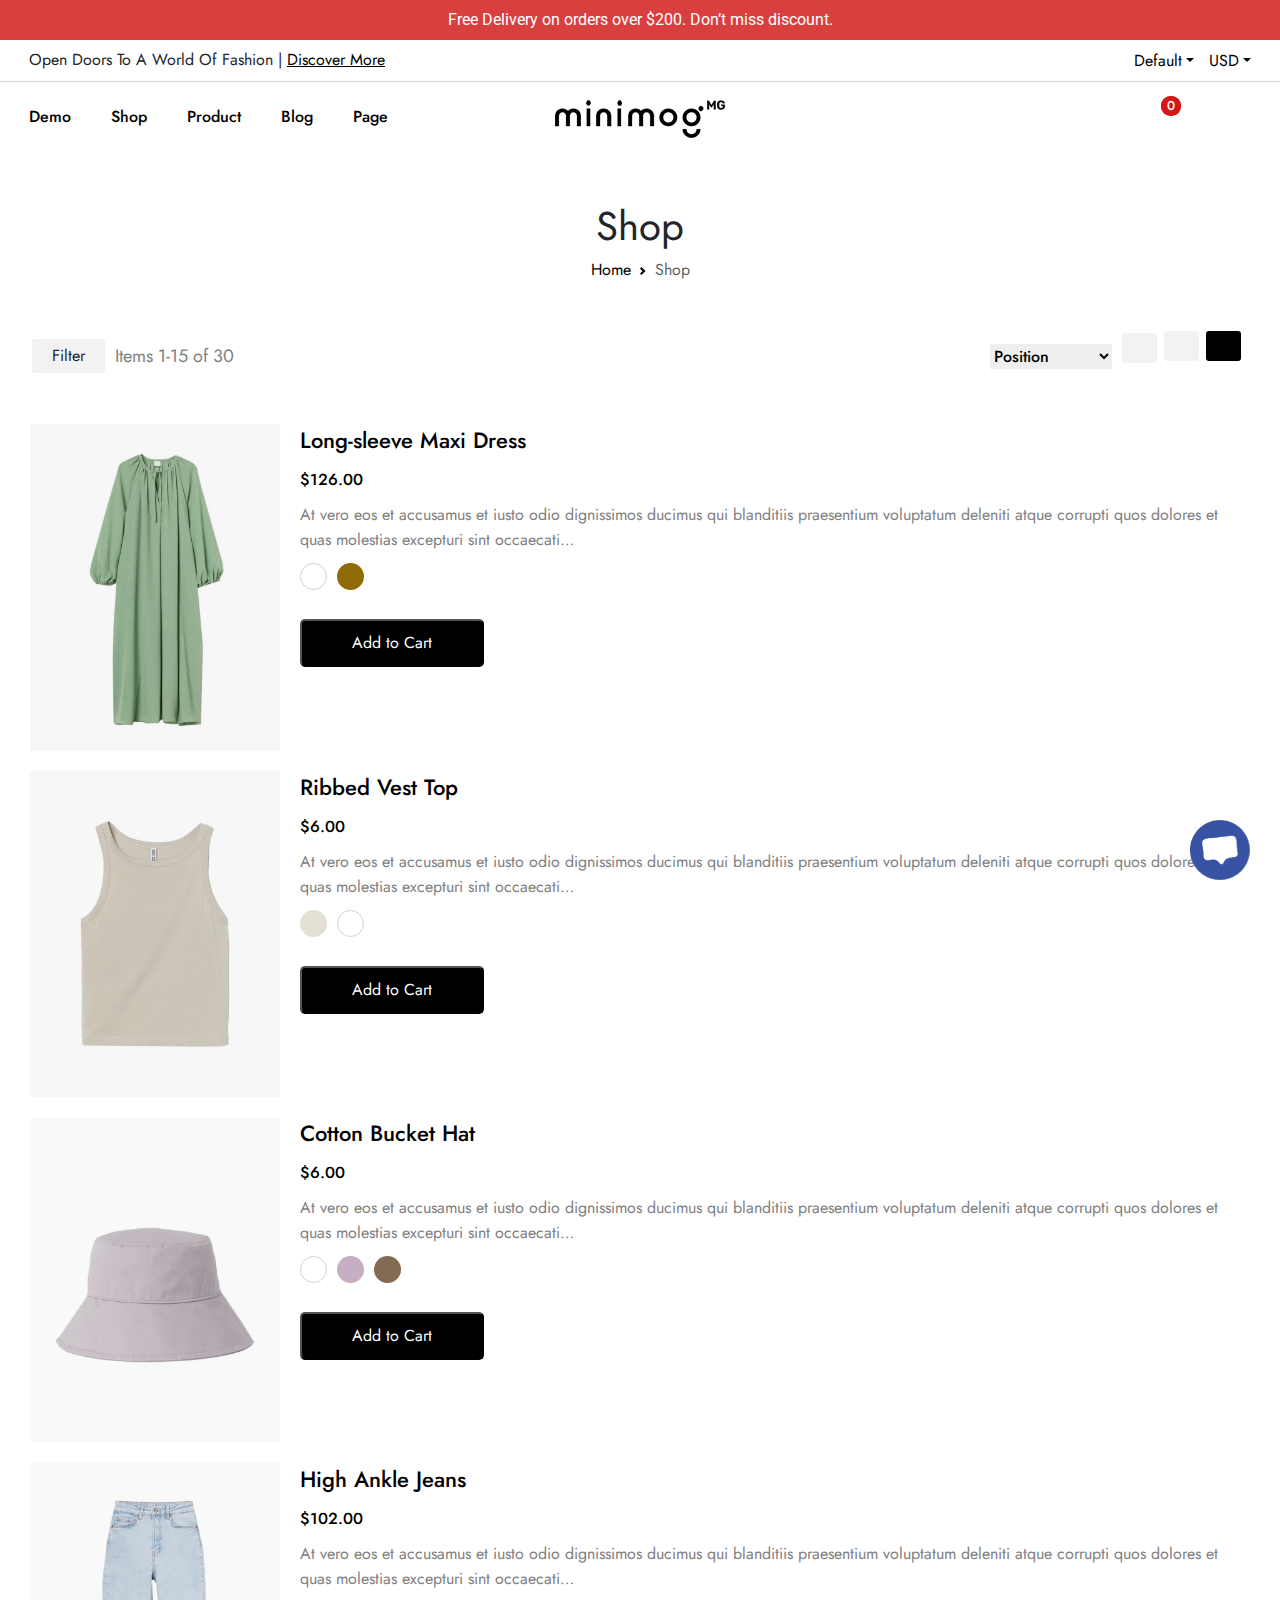
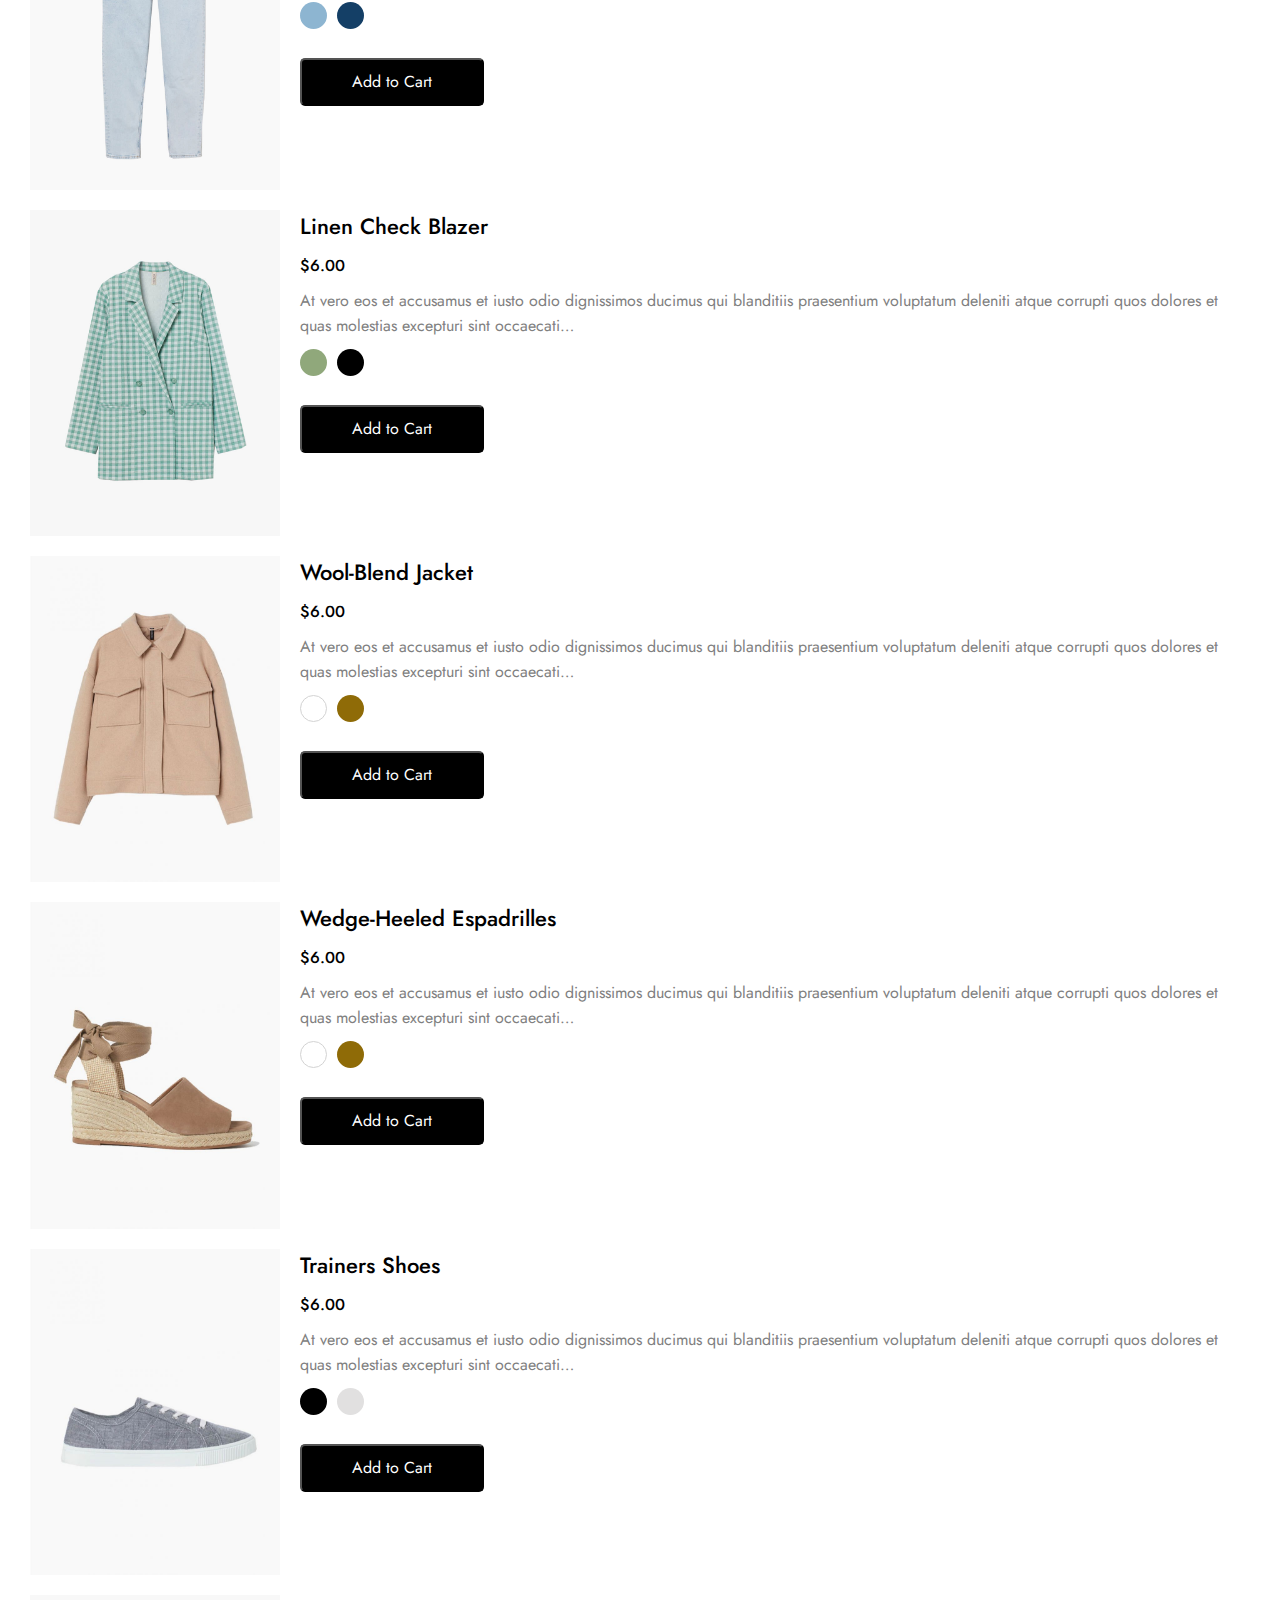
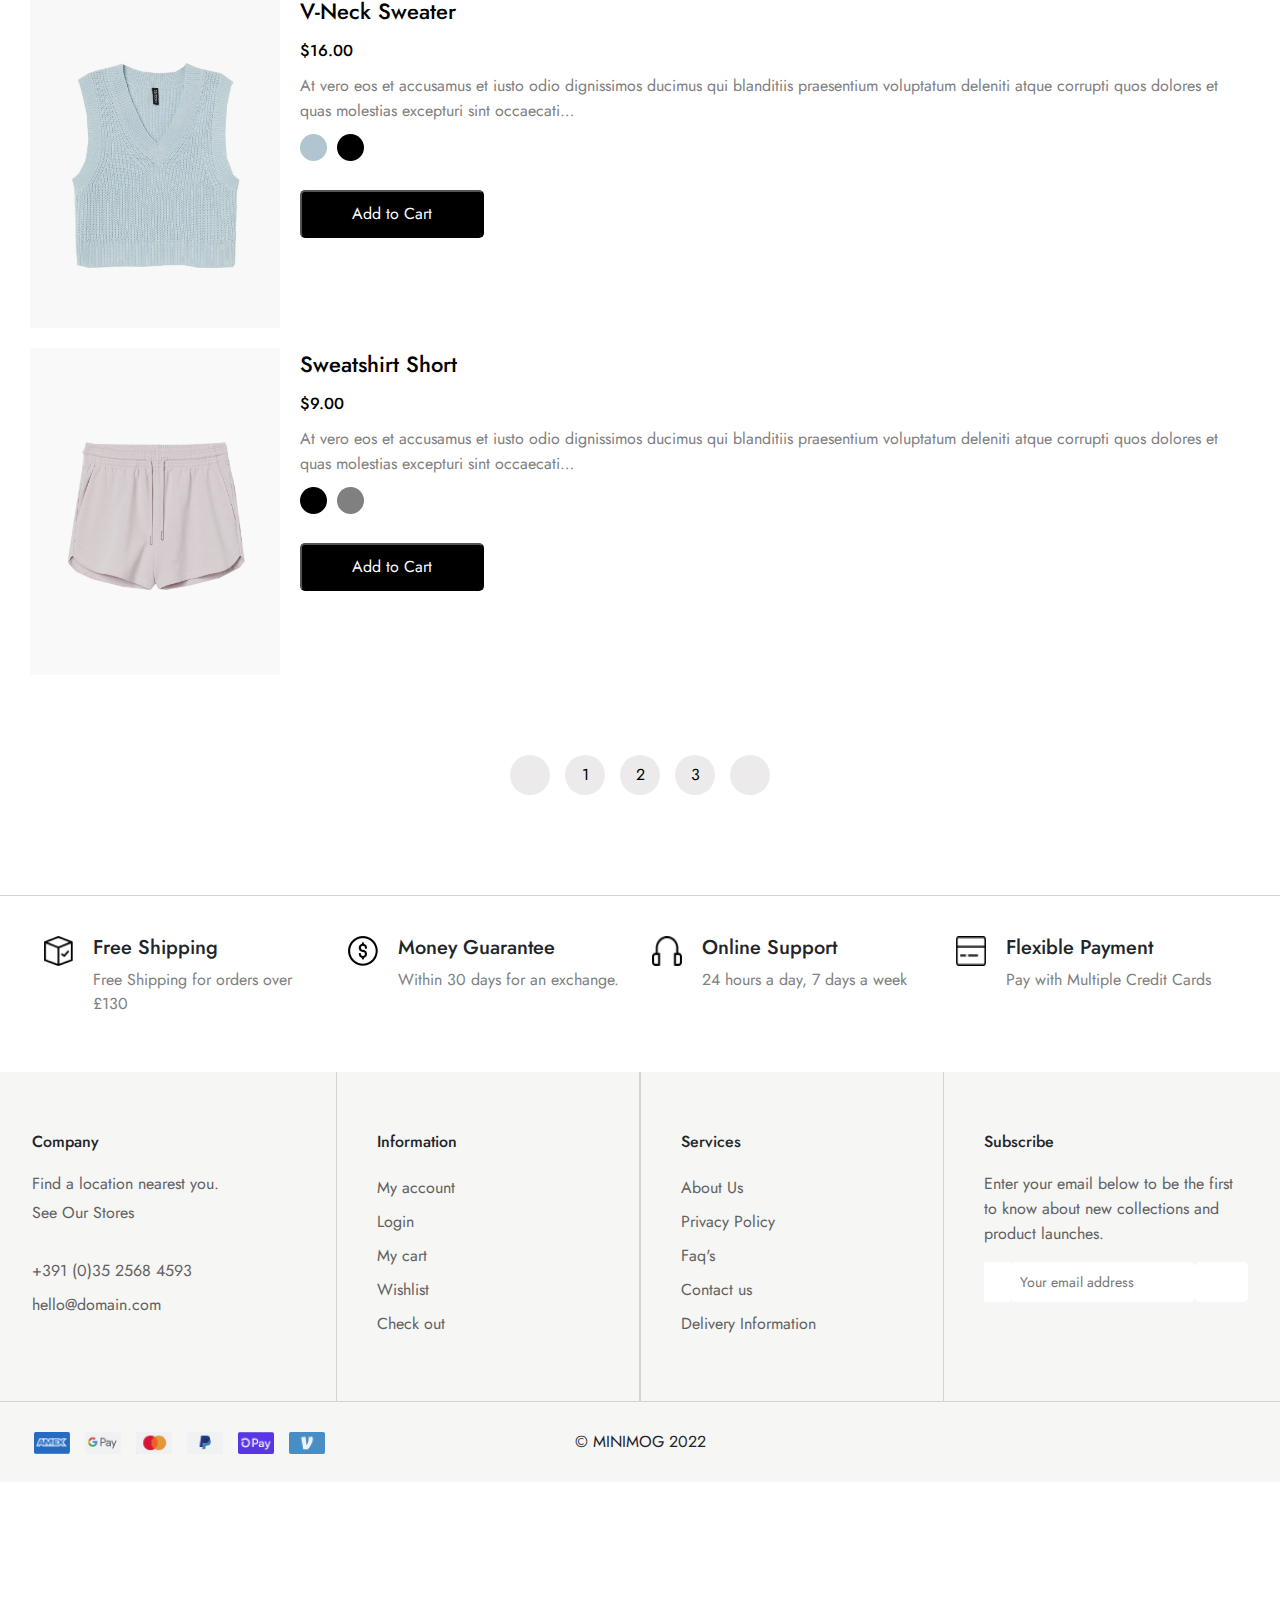
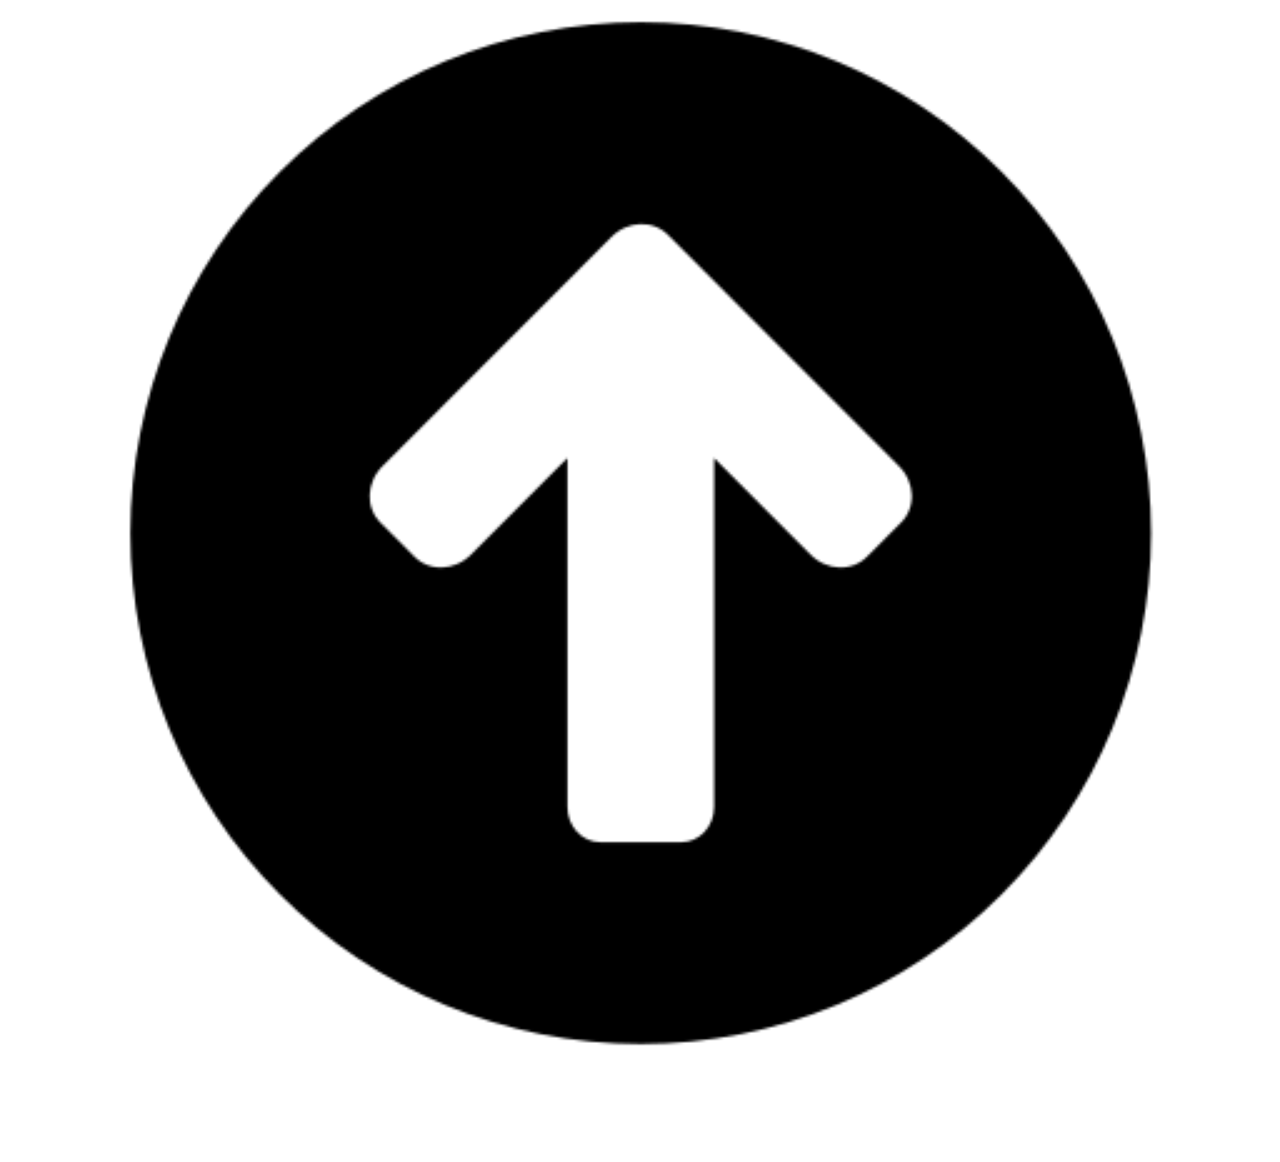
<file: shop-list.html>
<!DOCTYPE html>
<html lang="en">
<head>
    <meta charset="UTF-8">
    <meta http-equiv="X-UA-Compatible" content="IE=edge">
    <meta name="viewport" content="width=device-width, initial-scale=1.0">
    <link rel="stylesheet" href="assets/css/normalize.css">
    <link rel="stylesheet" href="assets/css/style.css">
    <link rel="stylesheet" href="assets/css/shop-list.css">
    <link href="https://cdn.jsdelivr.net/npm/bootstrap@5.2.3/dist/css/bootstrap.min.css" rel="stylesheet">
    <script src="https://cdn.jsdelivr.net/npm/bootstrap@5.2.3/dist/js/bootstrap.bundle.min.js"></script>
    <link rel="stylesheet" href="https://cdnjs.cloudflare.com/ajax/libs/font-awesome/6.2.1/css/all.min.css" integrity="sha512-MV7K8+y+gLIBoVD59lQIYicR65iaqukzvf/nwasF0nqhPay5w/9lJmVM2hMDcnK1OnMGCdVK+iQrJ7lzPJQd1w==" crossorigin="anonymous" referrerpolicy="no-referrer" />
    <link rel="preconnect" href="https://fonts.googleapis.com"><link rel="preconnect" href="https://fonts.gstatic.com" crossorigin><link href="https://fonts.googleapis.com/css2?family=Jost:ital,wght@0,300;0,400;0,500;1,300;1,400;1,500&family=Roboto:ital,wght@0,300;0,400;1,300;1,400&display=swap" rel="stylesheet">
    <script src="https://ajax.googleapis.com/ajax/libs/jquery/3.6.1/jquery.min.js"></script>
    <title>Shop</title>
</head>
<body>
    <!-- Top -->
    <div class="top1 container-fluid">
        <div class="row">
            <div class="col-12 d-flex align-items-center justify-content-center">Free Delivery on orders over $200. Don’t miss discount.</div>
            <div class="top1-close"><i class="fa-solid fa-xmark"></i></div>
        </div>
    </div>
    <div class="top2 container-fluid">
            <div class="row">
                <div class="col-xxl-4 text-start">
                    <a href="https://www.instagram.com/phuthinhnguyen1407/" target="_blank"><i class="fa-brands fa-instagram"></i></a>
                    <span>100k Followers</span>
                    <a class="facebook" href="https://www.facebook.com/profile.php?id=100009223194372" target="_blank"><i class="fa-brands fa-facebook"></i></a>
                    <span>300k Followers</span>
                </div>
                <div class="col-md-9 col-xl-6 col-xxl-4">
                       <span>Open Doors To A World Of Fashion </span><span>|</span>
                        <a href=""> Discover More</a>
                </div>
                <div class="col-md-3 col-xl-6 col-xxl-4 text-end">
                    <div class="btn-group">
                        <a class="dropdown-toggle" data-bs-toggle="dropdown" aria-expanded="false">Default</a>
                        <ul class="dropdown-menu dropdown-menu-end">
                          <li><a class="dropdown-item" href="#">Fashion 02</a></li>
                          <li><a class="dropdown-item" href="#">Fashion 03</a></li>
                          <li><a class="dropdown-item" href="#">Fashion 04</a></li>
                          <li><a class="dropdown-item" href="#">Fashion 05</a></li>
                          <li><a class="dropdown-item" href="#">Fashion 06</a></li>
                          <li><a class="dropdown-item" href="#">Fashion 07</a></li>
                          <li><a class="dropdown-item" href="#">Fashion 08</a></li>
                          <li><a class="dropdown-item" href="#">Fashion 09</a></li>
                          <li><a class="dropdown-item" href="#">Fashion 10</a></li>
                          <li><a class="dropdown-item" href="#">Fashion 11</a></li>
                          <li><a class="dropdown-item" href="#">Fashion 12</a></li>
                          <li><a class="dropdown-item" href="#">Fashion 13</a></li>
                          <li><a class="dropdown-item" href="#">Fashion RTL</a></li>
                        </ul>
                    </div>
                    <div class="btn-group">
                        <a class="dropdown-toggle" data-bs-toggle="dropdown" aria-expanded="false">USD</a>
                        <ul class="dropdown-menu dropdown-menu-end usd">
                          <li><a class="dropdown-item" href="#">GBP</a></li>
                          <li><a class="dropdown-item" href="#">EUR</a></li>
                        </ul>
                    </div>
                </div>
            </div>
    </div>
    <nav class="container-fluid">
        <div class="row d-flex align-items-center">
            <div class="col-4 left">
                <ul>
                    <li>
                        <a href="index.html">Demo<i class="fa fa-chevron-down" aria-hidden="true"></i></a>
                        <div class="menu-dropdown">
                            <div class="menu-dropdown-item">
                                <div><a href="">Home V1</a><a id="hot">Hot</a></div>
                                <div><a href="">Home V2</a><a id="hot">Hot</a></div>
                                <div><a href="">Home V3</a><a id="hot">Hot</a></div>
                                <div><a href="">Home V4</a></div>
                                <div><a href="">Home V5</a></div>
                                <div><a href="">Home V6</a></div>
                                <div><a href="">Home V7</a></div>  
                            </div>
                            <div class="menu-dropdown-item">
                                <div><a href="">Home V8</a></div>
                                <div><a href="">Home V9</a></div>
                                <div><a href="">Home V10</a></div>
                                <div><a href="">Home V11</a></div>
                                <div><a href="">Home V12</a></div>
                                <div><a href="">Home V13</a><a id="hot">Hot</a></div>
                                <div><a href="">Megastore</a><a id="hot">Hot</a></div>   
                            </div>
                            <div class="menu-dropdown-item">
                                <div><a href="">Megamog</a><a id="hot">Hot</a></div>
                                <div><a href="">Supergear</a><a id="hot">Hot</a></div>
                                <div><a href="">Active Wear</a><a id="new">New</a></div>
                                <div><a href="">Furniture Store</a></div>
                                <div><a href="">Case Phone Store</a></div>
                                <div><a href="">Socks Store</a></div>
                                <div><a href="">Bedding Store</a></div>    
                            </div>
                            <div class="menu-dropdown-item">
                                <div><a href="">Sneaker Store</a><a id="new">New</a></div>
                                <div><a href="">Jewelry Store</a></div>
                                <div><a href="">Bra Store</a><a id="hot">Hot</a></div>
                                <div><a href="">Backpack Store</a></div>
                                <div><a href="">Houseware Store</a></div>
                                <div><a href="">Hat Store</a></div>
                                <div><a href="">Bag Store</a></div>    
                            </div>
                            <div class="menu-dropdown-item">
                                <div><a href="">Paintme Store</a></div>
                                <div><a href="">Watch Store</a></div>
                                <div><a href="">Header 1</a><a id="new">New</a></div>
                                <div><a href="">Header 2</a></div>
                                <div><a href="">Header 3</a><a id="hot">Hot</a></div>
                                <div><a href="">Header 4</a></div>
                                <div><a href="">Header 5</a></div>    
                            </div>
                            <div class="menu-dropdown-item">
                                <div><a href="">Header Layout 6</a></div>
                                <div><a href="">Header Layout 7</a></div>
                                <div><a href="">Header Layout 8</a></div>
                                <div><a href="">Header Layout 9</a></div>
                                <div><a href="">Header Layout 10</a></div>
                                <div><a href="">Header Layout 11</a></div>
                                <div><a href="">Header Layout 12</a></div>   
                            </div>
                        </div>
                    </li>
                  
                    <li>
                        <a href="shop.html">Shop<i class="fa fa-chevron-down" aria-hidden="true"></i></a>
                        <div class="menu-dropdown">
                            <div class="menu-dropdown-item">
                                <div><a href="">Grid Layout</a></div>
                                <div><a href="">Masonry Layout</a></div>
                                <div> <a href="">Packery Layout</a></div>
                                <div><a href="">List View</a></div>
                                <div><a href="">Grid 2 Columns</a></div>
                                <div><a href="">Grid 3 Columns</a></div>
                            </div>
                            <div class="menu-dropdown-item">
                                <div><a href="">Grid 4 Columns</a></div>
                                <div><a href="">Grid 5 Columns</a></div>
                                <div><a href="">Left Sidebar</a></div>
                                <div><a href="">Right Sidebar</a></div>
                                <div><a href="">Canvas Sidebar</a></div>
                                <div><a href="">List - Left Sidebar</a></div>
                            </div>
                            <div class="menu-dropdown-item">
                                <div><a href="">Pagination</a></div>
                                <div><a href="">Load More Button</a></div>
                                <div><a href="">Infinit Scrolling</a></div>
                                <div><a href="">Collection & Product</a></div>
                            </div>
                            <div class="menu-dropdown-item">
                                <div><a href="">Hover Style 1</a></div>
                                <div><a href="">Hover Style 2</a></div>
                                <div><a href="">Hover Style 3</a></div>
                            </div>
                            <div class="menu-dropdown-item">
                                <img id="season" src="assets/images/home/shop_megamenu_01.jpeg" alt="">
                                <p>The new - season shoes edit</p>
                                <a href="" id="shopnow">Shop Now</a>
                            </div>  
                        </div>
                    </li>
                   
                    <li>
                        <a href="product.html">Product<i class="fa fa-chevron-down" aria-hidden="true"></i></a>
                        <div class="menu-dropdown">
                            <div class="menu-dropdown-item">
                                <div><a href="">Product Layout 1</a></div>
                                <div><a href="">Product Layout 2</a></div>
                                <div><a href="">Product Layout 3</a></div>
                               <div> <a href="">Product Layout 4</a></div>
                                <div><a href="">Bottom Thumbnails</a></div>
                                <div><a href="">Right Thumbnails</a></div>
                                <div><a href="">Without Thumbnails</a></div>
                                <div><a href="">Tab Accordions</a></div>
                                <div><a href="">Tab Accordions 2</a></div>
                            </div>
                            <div class="menu-dropdown-item">
                                <div><a href="">Images Swatch</a></div>
                                <div><a href="">Full Width</a></div>
                                <div><a href="">Custom Tab 1</a></div>
                                <div><a href="">Custom Tab 2</a></div>
                                <div><a href="">Upsell</a></div>
                                <div><a href="">Real Time Visitors</a></div>
                                <div><a href="">Save More</a></div>
                            </div>
                            <div class="menu-dropdown-item">
                                <div><a href="">Simple Product</a></div>
                                <div><a href="">Variable Product</a></div>
                                <div><a href="">Grouped Product</a></div>
                                <div><a href="">Bundle Product</a></div>
                                <div><a href="">Product Video</a></div>
                                <div><a href="">Inner Zoom #1</a></div>
                                <div><a href="">Inner Zoom #2</a></div>
                                <div><a href="">External Zoom</a></div>
                                <div><a href="">PhotoSwipe Popup</a></div>
                            </div>
                            <div class="menu-dropdown-item">
                                <p id="weekhighlight">This Week's Highlights</p>
                                <div class="menu-dropdown-item-product-wrap">
                                    <div class="menu-dropdown-item-product" id="menu-dropdown-item-product">
                                        <div class="item">
                                            <div class="item-top">
                                                <img src="assets/images/home/product_fashion_23_a_1.jpg" alt="">
                                                <div class="overlay-item1">
                                                    <button class="addtocard">Add to Card</button>
                                                </div>
                                                <div class="overlay-item2">
                                                    <div><span>Add to Wish List</span><i class="fa-solid fa-caret-right"></i><a href=""><i class="fa-regular fa-star" aria-hidden="true"></i></a></div>
                                                    <div><span>Add to Compare</span><i class="fa-solid fa-caret-right"></i><a href=""><i class="fa fa-code-compare" aria-hidden="true"></i></a></div>
                                                    <div><span>Quick View</span><i class="fa-solid fa-caret-right"></i><a href=""><i class="fa-regular fa-eye" aria-hidden="true"></i></a></div> 
                                                </div>
                                                <div class="overlay-item3">
                                                    <img src="assets/images/home/product_fashion_23_a_3.jpg" alt="">
                                                </div>
                                            </div>
                                            <div class="item-center">
                                                <a href="">Boxy Denim Jacket</a>
                                                <p>$25.00</p><p id="line-through">$21.00</p>
                                            </div>
                                        </div>
                                        <div class="item">
                                            <div class="item-top">
                                                <img src="assets/images/home/product_fashion_12_b_1_1.jpeg" alt="">
                                                <div class="overlay-item1">
                                                    <button class="addtocard">Add to Card</button>
                                                </div>
                                                <div class="overlay-item2">
                                                    <div><span>Add to Wish List</span><i class="fa-solid fa-caret-right"></i><a href=""><i class="fa-regular fa-star" aria-hidden="true"></i></a></div>
                                                    <div><span>Add to Compare</span><i class="fa-solid fa-caret-right"></i><a href=""><i class="fa fa-code-compare" aria-hidden="true"></i></a></div>
                                                    <div><span>Quick View</span><i class="fa-solid fa-caret-right"></i><a href=""><i class="fa-regular fa-eye" aria-hidden="true"></i></a></div> 
                                                </div>
                                                <div class="overlay-item3">
                                                    <img src="assets/images/home/product_fashion_12_b_3.jpg" alt="">
                                                </div>
                                            </div>
                                            <div class="item-center">
                                                <a href="">Oversized Jacket</a>
                                                <p>$10.00</p><p id="line-through">$18.00</p>
                                            </div> 
                                        </div>
                                        <div class="item">
                                            <div class="item-top">
                                                <img src="assets/images/home/product_fashion_02_b_1_1.jpeg" alt="">
                                                <div class="overlay-item1">
                                                    <button class="addtocard">Add to Card</button>
                                                </div>
                                                <div class="overlay-item2">
                                                    <div><span>Add to Wish List</span><i class="fa-solid fa-caret-right"></i><a href=""><i class="fa-regular fa-star" aria-hidden="true"></i></a></div>
                                                    <div><span>Add to Compare</span><i class="fa-solid fa-caret-right"></i><a href=""><i class="fa fa-code-compare" aria-hidden="true"></i></a></div>
                                                    <div><span>Quick View</span><i class="fa-solid fa-caret-right"></i><a href=""><i class="fa-regular fa-eye" aria-hidden="true"></i></a></div> 
                                                </div>
                                                <div class="overlay-item3">
                                                    <img src="assets/images/home/product_fashion_02_b_2_1.jpeg" alt="">
                                                </div>
                                            </div>
                                            <div class="item-center">
                                                <a href="">Boxy Denim Jacket</a>
                                                <p>$25.00</p><p id="line-through">$21.00</p>
                                            </div>
                                        </div>
                                        <div class="item">
                                            <div class="item-top">
                                                <img src="assets/images/home/product_fashion_30_b_1.jpeg" alt="">
                                                <div class="overlay-item1">
                                                    <button class="addtocard">Add to Card</button>
                                                </div>
                                                <div class="overlay-item2">
                                                    <div><span>Add to Wish List</span><i class="fa-solid fa-caret-right"></i><a href=""><i class="fa-regular fa-star" aria-hidden="true"></i></a></div>
                                                    <div><span>Add to Compare</span><i class="fa-solid fa-caret-right"></i><a href=""><i class="fa fa-code-compare" aria-hidden="true"></i></a></div>
                                                    <div><span>Quick View</span><i class="fa-solid fa-caret-right"></i><a href=""><i class="fa-regular fa-eye" aria-hidden="true"></i></a></div> 
                                                </div>
                                                <div class="overlay-item3">
                                                    <img src="assets/images/home/product_fashion_30_b_2.jpeg" alt="">
                                                </div>
                                            </div>
                                            <div class="item-center">
                                                <a href="">Oversized Jacket</a>
                                                <p>$10.00</p><p id="line-through">$18.00</p>
                                            </div> 
                                        </div>
                                    </div>
                                    <a id="arrow-left"><i class="fa fa-arrow-left" aria-hidden="true"></i></a>
                                    <a id="arrow-right"><i class="fa fa-arrow-right" aria-hidden="true"></i></a>
                                </div>
                                <script>
                                    let menu_dropdown_item_produc_wrap = document.getElementById("menu-dropdown-item-product");
                                    $("#arrow-left").bind("click",function name(params) {
                                        menu_dropdown_item_produc_wrap.scrollLeft=0;
                                    })
                                    $("#arrow-right").bind("click",function name(params) {
                                        menu_dropdown_item_produc_wrap.scrollLeft=400;
                                    })
                                </script>
                            </div>
                        </div>
                    </li>
                    <li>
                        <a href="blog.html">Blog<i class="fa fa-chevron-down" aria-hidden="true"></i></a>
                        <div class="menu-dropdown-page">
                            <a href="">Pop List</a>
                            <a href="">Grid 3 Columns</a>
                            <a href="blog.html">Grid 4 Columns</a>
                            <a href="">Grid With Sidebar</a>
                            <a href="blog-10picnic.html">Single Post 1</a>
                            <a href="">Single Post 2</a>
                            <a href="">Single Post 3</a>
                        </div>
                    </li>
                    <li>
                        <a href="">Page<i class="fa fa-chevron-down" aria-hidden="true"></i></a>
                        <div class="menu-dropdown-page">
                            <a href="aboutv1.html">About V1</a>
                            <a href="">About V2</a>
                            <a href="">About V3</a>
                            <a href="faq.html">FAQs</a>
                            <a href="404page.html">404 Page</a>
                            <a href="contactus.html">Contact Us</a>
                            <a href="findastore.html" >Find A Store</a>
                        </div>
                    </li>
                </ul>
            </div>
            <div class="col-4 menu" data-bs-toggle="offcanvas" data-bs-target="#offcanvasWithBothOptions">
                <a class="bar"><i class="fa fa-bars" aria-hidden="true"></i></a>
            </div>
            <div class="offcanvas offcanvas-start" data-bs-scroll="true" tabindex="-1" id="offcanvasWithBothOptions" aria-labelledby="offcanvasWithBothOptionsLabel">
                <div class="offcanvas-header">
                    <div class="menu-show">
                        <div class="menu-show-wrap">
                            <div class="menu-show-item" data-itemid="item1">
                                <a href="index.html">Demo</a>
                                <a id="plus"><i class="fa-sharp fa-solid fa-plus"></i></a>
                                <a id="minus"><i class="fa fa-minus"></i></a>
                            </div>
                            <div class="menu-show-item-dropdown" id="item1">
                                <div class="item">
                                    <a href="">Fashion</a>
                                </div>
                                <div class="item">
                                    <a href="">Fashion</a>
                                </div>
                                <div class="item">
                                    <a href="">Minimog Store</a>
                                </div>
                                <div class="item">
                                    <a href="">Header Layout</a>
                                </div>
                                <div class="item">
                                    <a href="">Header Layout</a>
                                </div>
                            </div>
                            <div class="menu-show-item" data-itemid="item2">
                                <a href="shop.html">Shop</a>
                                <a id="plus"><i class="fa-sharp fa-solid fa-plus"></i></a>
                                <a id="minus"><i class="fa fa-minus"></i></a>
                            </div>
                            <div class="menu-show-item-dropdown" id="item2">
                                <div class="item">
                                    <a href="">Shop Pages</a>
                                </div>
                                <div class="item">
                                    <a href="">Shop Sidebar</a>
                                </div>
                                <div class="item">
                                    <a href="">Features</a>
                                </div>
                                <div class="item">
                                    <a href="">Hover Style</a>
                                </div>
                            </div>
                            <div class="menu-show-item" data-itemid="item3">
                                <a href="product.html">Product</a>
                                <a id="plus"><i class="fa-sharp fa-solid fa-plus"></i></a>
                                <a id="minus"><i class="fa fa-minus"></i></a>
                            </div>
                            <div class="menu-show-item-dropdown" id="item3">
                                <div class="item">
                                    <a href="">Product Layout</a>
                                </div>
                                <div class="item">
                                    <a href="">Product Detail</a>
                                </div>
                                <div class="item">
                                    <a href="">Product Type</a>
                                </div>
                                <div class="item">
                                    <a href="">Product Features</a>
                                </div>
                            </div>
                            <div class="menu-show-item" data-itemid="item4">
                                <a href="blog.html">Blog</a>
                                <a id="plus"><i class="fa-sharp fa-solid fa-plus"></i></a>
                                <a id="minus"><i class="fa fa-minus"></i></a>
                            </div>
                            <div class="menu-show-item-dropdown" id="item4">
                                <div class="item">
                                    <a href="">Post List</a>
                                </div>
                                <div class="item">
                                    <a href="">Grid 3 Columns</a>
                                </div>
                                <div class="item">
                                    <a href="blog.html">Grid 4 Columns</a>
                                </div>
                                <div class="item">
                                    <a href="">Grid With Sidebar</a>
                                </div>
                                <div class="item">
                                    <a href="blog-10picnic.html">Single Post 1</a>
                                </div>
                                <div class="item">
                                    <a href="">Single Post 2</a>
                                </div>
                                <div class="item">
                                    <a href="">Single Post 3</a>
                                </div>
                            </div>
                            <div class="menu-show-item" data-itemid="item5">
                                <a href="">Page</a>
                                <a id="plus"><i class="fa-sharp fa-solid fa-plus"></i></a>
                                <a id="minus"><i class="fa fa-minus"></i></a>
                            </div>
                            <div class="menu-show-item-dropdown" id="item5">
                                <div class="item">
                                    <a href="aboutv1.html">About V1</a>
                                </div>
                                <div class="item">
                                    <a href="">About V2</a>
                                </div>
                                <div class="item">
                                    <a href="">About V3</a>
                                </div>
                                <div class="item">
                                    <a href="faq.html">FAQs</a>
                                </div>
                                <div class="item">
                                    <a href="404page.html">404 Page</a>
                                </div>
                                <div class="item">
                                    <a href="contactus.html">Contact Us</a>
                                </div>
                                <div class="item">
                                    <a href="findastore.html">Find A Store</a>
                                </div>
                            </div>
                            <div class="menu-show-item-myaccount">
                                <i class="fa-regular fa-user" aria-hidden="true"></i><span>My Account</span>
                            </div>
                            <button>Sign in</button>
                            <button>Create An Account</button>
                        </div>
                        <div class="menu-show-close"><i class="fa-solid fa-xmark"></i></div>
                    </div>
                </div>
                <script>
                    $(".menu-show-item-dropdown").hide();
                    $(".menu-show-item").click(function name(params) {
                        $(this).children("#plus").toggle();
                        $(this).children("#minus").toggle();
                        let itemid = $(this).data("itemid");
                        $("#"+itemid).slideToggle();
                    })
                </script>
            </div>
            <div class="col-4 text-center center">
                <img src="assets/images/home/dark-logo_1n.png" alt="" onclick="window.location.href='index.html'">
            </div>
            <div class="col-4 right">
                <ul>
                    <li class="search"><a href=""><i class="fa fa-search" aria-hidden="true"></i></a><span class="tooltiptext">Search</span></li>
                    <li class="user"><a href=""><i class="fa-regular fa-user" aria-hidden="true"></i></a><span class="tooltiptext">Sign in</span></li>
                    <li class="star"><a href="" ><i class="fa-regular fa-star" aria-hidden="true"></i></a><span class="tooltiptext">My Wish List</span><a>0</a></li>
                    <li class="mycart"><a href=""><i class="fa fa-bag-shopping" aria-hidden="true"></i></a><span class="tooltiptext">My Cart</span><a>0</a></li>
                </ul>
            </div>
        </div>
    </nav>
    
    
    <!-- breadcrumb -->
    <div class="shop-list-head">
        <h1>Shop</h1>
        <div class="bcrumb" style="--bs-breadcrumb-divider: url(&#34;data:image/svg+xml,%3Csvg xmlns='http://www.w3.org/2000/svg' width='8' height='8'%3E%3Cpath d='M2.5 0L1 1.5 3.5 4 1 6.5 2.5 8l4-4-4-4z' fill='currentColor'/%3E%3C/svg%3E&#34;);" aria-label="breadcrumb">
            <ol class="breadcrumb">
              <li class="breadcrumb-item"><a href="index.html">Home</a></li>
              <li class="breadcrumb-item active" aria-current="page">Shop</li>
            </ol>
        </div>
    </div>
   
    <!-- shop-list content -->
    <div class="shop-list-toolbar container-fluid">
        <div class="row">
            <div class="col-lg-3 left">
                <a id="filterbutton">Filter</a>
                <span>Items 1-15 of 30</span>
            </div>
            <div class="col-lg-9 col-12 right">
                <div class="right-item1">
                    <div>
                        <select name="" id="">
                            <option value="">Position</option>
                            <option value="">Product Name</option>
                            <option value="">Price</option>
                            <option value="">Color</option>
                            <option value="">Brand Product</option>
                            <option value="">Size</option>
                        </select>
                    </div>
                    <div>
                        <div class="item-bottom-color">
                            <div class="color">
                                <a href=""><i class="fa-solid fa-arrow-up-wide-short"></i></a> 
                            </div>
                            <div class="tooltip-text">
                                <span>Sort</span><i class="fa-solid fa-caret-down"></i>
                            </div>
                        </div>
                    </div>
                </div>
                <div class="right-item2">
                    <div class="item">
                        <div class="item-bottom-color">
                            <div class="color">
                                <a href="shop.html"><i class="fa-solid fa-grip-lines-vertical"></i></a>
                            </div>
                            <div class="tooltip-text">
                                <span>Grid</span><i class="fa-solid fa-caret-down"></i>
                            </div>
                        </div>
                    </div>
                    <div class="item">
                        <div class="item-bottom-color">
                            <div class="color">
                                <a href="#" id="last-list"><i class="fa-solid fa-bars"></i></a>
                            </div>
                            <div class="tooltip-text">
                                <span>List</span><i class="fa-solid fa-caret-down"></i>
                            </div>
                        </div>
                    </div>
                </div>
            </div>
        </div>
    </div>
    <div class="filter-dropdown-container">
        <div class="container-fluid filter-dropdown">
            <div class="row">
                <div class="filter-dropdown-item1 col-2">
                    <p>Category</p>
                    <div class="filter-dropdown-item1-content">
                        <a href="#">Sneakers</a><span> (8)</span><br>
                        <a href="#">Leather Bag</a><span> (5)</span><br>
                        <a href="#">Shoes</a><span> (10)</span><br>
                        <a href="#">Blazers</a><span> (8)</span><br>
                        <a href="#">Tops</a><span> (9)</span><br>
                        <a href="#">Glasses</a><span> (6)</span><br>
                        <a href="#">Sandals</a><span> (11)</span><br>
                        <a href="#">Basic</a><span> (10)</span><br>
                        <a href="#">Jackets</a><span> (2)</span><br>
                        <a href="#">Show More</a>
                    </div>
                </div>
                <div class="filter-dropdown-item2 col-3">
                    <p>Size</p>
                    <div>
                        <a href="">XS</a>
                        <a href="">S</a>
                        <a href="">M</a>
                        <a href="">L</a>
                        <a href="">XL</a>
                        <a href="">36</a>
                        <a href="">37</a>
                        <a href="">38</a>
                        <a href="">39</a>
                    </div>
                </div>
                <div class="filter-dropdown-item3 col-3">
                    <p>Color</p>
                    <div class="item-bottom">
                        <div class="item-bottom-color">
                            <div class="color">
                                <a style="background-color: #90A87B"></a>
                            </div>
                            <div class="tooltip-text">
                                <span>Green</span><i class="fa-solid fa-caret-down"></i>
                            </div>
                        </div>
                        <div class="item-bottom-color">
                            <div class="color">
                                <a style="background-color:#E4E0D4"></a>
                            </div>
                            <div class="tooltip-text">
                                <span>Beige</span><i class="fa-solid fa-caret-down"></i>
                            </div>
                        </div>
                        <div class="item-bottom-color">
                            <div class="color">
                                <a style="background-color: white;border: 1px solid lightgray;"></a>
                            </div>
                            <div class="tooltip-text">
                                <span>White</span><i class="fa-solid fa-caret-down"></i>
                            </div>
                        </div>
                        <div class="item-bottom-color">
                            <div class="color">
                                <a style="background-color:#8DB5D1"></a>
                            </div>
                            <div class="tooltip-text">
                                <span>Light Blue</span><i class="fa-solid fa-caret-down"></i>
                            </div>
                        </div>
                        <div class="item-bottom-color">
                            <div class="color">
                                <a style="background-color:#143F66"></a>
                            </div>
                            <div class="tooltip-text">
                                <span>Dark Blue</span><i class="fa-solid fa-caret-down"></i>
                            </div>
                        </div>
                        <div class="item-bottom-color">
                            <div class="color">
                                <a style="background-color:#C6AFC4"></a>
                            </div>
                            <div class="tooltip-text">
                                <span>Light Purple</span><i class="fa-solid fa-caret-down"></i>
                            </div>
                        </div>
                        <div class="item-bottom-color">
                            <div class="color">
                                <a style="background-color:#836A53"></a>
                            </div>
                            <div class="tooltip-text">
                                <span>Brown</span><i class="fa-solid fa-caret-down"></i>
                            </div>
                        </div>
                        <div class="item-bottom-color">
                            <div class="color">
                                <a style="background-color:black"></a>
                            </div>
                            <div class="tooltip-text">
                                <span>Black</span><i class="fa-solid fa-caret-down"></i>
                            </div>
                        </div>
                        <div class="item-bottom-color">
                            <div class="color">
                                <a style="background-color:grey"></a>
                            </div>
                            <div class="tooltip-text">
                                <span>Grey</span><i class="fa-solid fa-caret-down"></i>
                            </div>
                        </div>
                        <div class="item-bottom-color">
                            <div class="color">
                                <a style="background-color:#EADED9"></a>
                            </div>
                            <div class="tooltip-text">
                                <span>Light Pink</span><i class="fa-solid fa-caret-down"></i>
                            </div>
                        </div>
                        <div class="item-bottom-color">
                            <div class="color">
                                <a style="background-color:rgb(31, 53, 252)"></a>
                            </div>
                            <div class="tooltip-text">
                                <span>Blue</span><i class="fa-solid fa-caret-down"></i>
                            </div>
                        </div>
                        <div class="item-bottom-color">
                            <div class="color">
                                <a style="background-color:darkgoldenrod"></a>
                            </div>
                            <div class="tooltip-text">
                                <span>Dark Yellow</span><i class="fa-solid fa-caret-down"></i>
                            </div>
                        </div>
                        <div class="item-bottom-color">
                            <div class="color">
                                <a style="background-color:rgb(143, 103, 43)"></a>
                            </div>
                            <div class="tooltip-text">
                                <span>Dark Brown</span><i class="fa-solid fa-caret-down"></i>
                            </div>
                        </div>
                      
                    </div>
                    
                </div>
                <div class="filter-dropdown-item4 col-2">
                    <p>Price</p>
                    <div class="display">
                        <span id="min">10$</span>
                        <span id="max">100$</span>
                    </div>
                    <div class="range-slide">
                        <div class="slide">
                          <div class="line" id="line" style="left: 0%; right: 0%;"></div>
                          <span class="thumb" id="thumbMin" style="left: 0%;"></span>
                          <span class="thumb" id="thumbMax" style="left: 100%;"></span>
                        </div>
                        <input id="rangeMin" type="range" max="100" min="10" step="1" value="10">
                        <input id="rangeMax" type="range" max="100" min="10" step="1" value="100">
                    </div>
                    <script>
                        let min = 10;
                        let max = 100;
                        const calcLeftPosition = value => 100 / (100 - 10) *  (value - 10);
                        $('#rangeMin').on('input', function(e) {
                        const newValue = parseInt(e.target.value);
                        if (newValue > max) return;
                        min = newValue;
                        $('#thumbMin').css('left', calcLeftPosition(newValue) + '%');
                        $('#min').html(newValue + "$");
                        $('#line').css({
                            'left': calcLeftPosition(newValue) + '%',
                            'right': (100 - calcLeftPosition(max)) + '%'
                        });
                        });
                        $('#rangeMax').on('input', function(e) {
                        const newValue = parseInt(e.target.value);
                        if (newValue < min) return;
                        max = newValue;
                        $('#thumbMax').css('left', calcLeftPosition(newValue) + '%');
                        $('#max').html(newValue + "$");
                        $('#line').css({
                            'left': calcLeftPosition(min) + '%',
                            'right': (100 - calcLeftPosition(newValue)) + '%'
                        });
                        });
                    </script>
                </div>
                <div class="filter-dropdown-item5 col-2">
                    <p>Brand Product</p>
                    <input type="checkbox" name="" id=""><a href="">Aby</a><span> (6)</span><br>
                    <input type="checkbox" name="" id=""><a href="">Chanel</a><span> (7)</span><br>
                    <input type="checkbox" name="" id=""><a href="">HM</a><span> (3)</span><br>
                    <input type="checkbox" name="" id=""><a href="">Zara</a><span> (5)</span><br>
                    <a href="#">Show More</a>
                </div>
            </div>
        </div>
    </div>
    <script>
        $(".filter-dropdown").hide();
        $("#filterbutton").click(function name(params) {
            $(".filter-dropdown").slideToggle();
        })
    </script>
    <div class="shop-list-toolbar-responsive" data-bs-toggle="offcanvas" data-bs-target="#offcanvasWithBothOptions1">
        <div>Filter</div>
    </div>
    <div class="filter-dropdown-responsive">
        <div class="row">
            <div class="offcanvas offcanvas-start offcanvas-responsive" data-bs-scroll="true" tabindex="-1" id="offcanvasWithBothOptions1" aria-labelledby="offcanvasWithBothOptionsLabel">
                <div class="offcanvas-header">
                    <div class="menu-show">
                        <h2>Filter</h2>
                        <div class="filter-dropdown-item1">
                            <p>Category</p>
                            <div>
                                <a href="#">Sneakers</a><span> (8)</span><br>
                                <a href="#">Leather Bag</a><span> (5)</span><br>
                                <a href="#">Shoes</a><span> (10)</span><br>
                                <a href="#">Blazers</a><span> (8)</span><br>
                                <a href="#">Tops</a><span> (9)</span><br>
                                <a href="#">Glasses</a><span> (6)</span><br>
                                <a href="#">Sandals</a><span> (11)</span><br>
                                <a href="#">Basic</a><span> (10)</span><br>
                                <a href="#">Jackets</a><span> (2)</span><br>
                                <a href="#">Show More</a>
                            </div>
                        </div>
                        <div class="filter-dropdown-item2">
                            <p>Size</p>
                            <div>
                                <a href="">XS</a>
                                <a href="">S</a>
                                <a href="">M</a>
                                <a href="">L</a>
                                <a href="">XL</a>
                                <a href="">36</a>
                                <a href="">37</a>
                                <a href="">38</a>
                                <a href="" id="filter-dropdown-item2-last">39</a>
                            </div>
                        </div>
                        <div class="filter-dropdown-item3">
                            <p>Color</p>
                            <div class="item-bottom">
                                <div class="item-bottom-color">
                                    <div class="color">
                                        <a style="background-color: #90A87B"></a>
                                    </div>
                                    <div class="tooltip-text">
                                        <span>Green</span><i class="fa-solid fa-caret-down"></i>
                                    </div>
                                </div>
                                <div class="item-bottom-color">
                                    <div class="color">
                                        <a style="background-color:#E4E0D4"></a>
                                    </div>
                                    <div class="tooltip-text">
                                        <span>Beige</span><i class="fa-solid fa-caret-down"></i>
                                    </div>
                                </div>
                                <div class="item-bottom-color">
                                    <div class="color">
                                        <a style="background-color: white;border: 1px solid lightgray;"></a>
                                    </div>
                                    <div class="tooltip-text">
                                        <span>White</span><i class="fa-solid fa-caret-down"></i>
                                    </div>
                                </div>
                                <div class="item-bottom-color">
                                    <div class="color">
                                        <a style="background-color:#8DB5D1"></a>
                                    </div>
                                    <div class="tooltip-text">
                                        <span>Light Blue</span><i class="fa-solid fa-caret-down"></i>
                                    </div>
                                </div>
                                <div class="item-bottom-color">
                                    <div class="color">
                                        <a style="background-color:#143F66"></a>
                                    </div>
                                    <div class="tooltip-text">
                                        <span>Dark Blue</span><i class="fa-solid fa-caret-down"></i>
                                    </div>
                                </div>
                                <div class="item-bottom-color">
                                    <div class="color">
                                        <a style="background-color:#C6AFC4"></a>
                                    </div>
                                    <div class="tooltip-text">
                                        <span>Light Purple</span><i class="fa-solid fa-caret-down"></i>
                                    </div>
                                </div>
                                <div class="item-bottom-color">
                                    <div class="color">
                                        <a style="background-color:#836A53"></a>
                                    </div>
                                    <div class="tooltip-text">
                                        <span>Brown</span><i class="fa-solid fa-caret-down"></i>
                                    </div>
                                </div>
                                <div class="item-bottom-color">
                                    <div class="color">
                                        <a style="background-color:black"></a>
                                    </div>
                                    <div class="tooltip-text">
                                        <span>Black</span><i class="fa-solid fa-caret-down"></i>
                                    </div>
                                </div>
                                <div class="item-bottom-color">
                                    <div class="color">
                                        <a style="background-color:grey"></a>
                                    </div>
                                    <div class="tooltip-text">
                                        <span>Grey</span><i class="fa-solid fa-caret-down"></i>
                                    </div>
                                </div>
                                <div class="item-bottom-color">
                                    <div class="color">
                                        <a style="background-color:#EADED9"></a>
                                    </div>
                                    <div class="tooltip-text">
                                        <span>Light Pink</span><i class="fa-solid fa-caret-down"></i>
                                    </div>
                                </div>
                                <div class="item-bottom-color">
                                    <div class="color">
                                        <a style="background-color:rgb(31, 53, 252)"></a>
                                    </div>
                                    <div class="tooltip-text">
                                        <span>Blue</span><i class="fa-solid fa-caret-down"></i>
                                    </div>
                                </div>
                                <div class="item-bottom-color">
                                    <div class="color">
                                        <a style="background-color:darkgoldenrod"></a>
                                    </div>
                                    <div class="tooltip-text">
                                        <span>Dark Yellow</span><i class="fa-solid fa-caret-down"></i>
                                    </div>
                                </div>
                                <div class="item-bottom-color">
                                    <div class="color">
                                        <a style="background-color:rgb(143, 103, 43)"></a>
                                    </div>
                                    <div class="tooltip-text">
                                        <span>Dark Brown</span><i class="fa-solid fa-caret-down"></i>
                                    </div>
                                </div>
                              
                            </div>
                            
                        </div>
                        <div class="filter-dropdown-item4">
                            <p>Price</p>
                            <div class="display">
                                <span id="min-responsive">10$</span>
                                <span id="max-responsive">100$</span>
                            </div>
                            <div class="range-slide">
                                <div class="slide">
                                  <div class="line" id="line-responsive" style="left: 0%; right: 0%;"></div>
                                  <span class="thumb" id="thumbMin-responsive" style="left: 0%;"></span>
                                  <span class="thumb" id="thumbMax-responsive" style="left: 100%;"></span>
                                </div>
                                <input id="rangeMin-responsive" type="range" max="100" min="10" step="1" value="10">
                                <input id="rangeMax-responsive" type="range" max="100" min="10" step="1" value="100">
                            </div>
                            <script>
                                let minresponsive = 10;
                                let maxresponsive = 100;
                                const calcLeftPositionresponsive = value => 100 / (100 - 10) *  (value - 10);
                                $('#rangeMin-responsive').on('input', function(e) {
                                const newValue = parseInt(e.target.value);
                                if (newValue > max) return;
                                minresponsive = newValue;
                                $('#thumbMin-responsive').css('left', calcLeftPositionresponsive(newValue) + '%');
                                $('#min-responsive').html(newValue + "$");
                                $('#line-responsive').css({
                                    'left': calcLeftPositionresponsive(newValue) + '%',
                                    'right': (100 - calcLeftPositionresponsive(max)) + '%'
                                });
                                });
                                $('#rangeMax-responsive').on('input', function(e) {
                                const newValue = parseInt(e.target.value);
                                if (newValue < min) return;
                                maxresponsive = newValue;
                                $('#thumbMax-responsive').css('left', calcLeftPositionresponsive(newValue) + '%');
                                $('#max-responsive').html(newValue + "$");
                                $('#line-responsive').css({
                                    'left': calcLeftPositionresponsive(min) + '%',
                                    'right': (100 - calcLeftPositionresponsive(newValue)) + '%'
                                });
                                });
                            </script>
                        </div>
                        <div class="filter-dropdown-item5">
                            <p>Brand Product</p>
                            <input type="checkbox" name="" id=""><a href="">Aby</a><span> (6)</span><br>
                            <input type="checkbox" name="" id=""><a href="">Chanel</a><span> (7)</span><br>
                            <input type="checkbox" name="" id=""><a href="">HM</a><span> (3)</span><br>
                            <input type="checkbox" name="" id=""><a href="">Zara</a><span> (5)</span><br>
                            <a href="#">Show More</a>
                        </div>
                        <div class="menu-show-close-filter"><i class="fa-solid fa-xmark"></i></div>
                    </div>
                </div>
            </div>
        </div>
    </div>
    
    <div class="shop-list-container">
        <div class="shop-list-item">
            <div class="shop-list-item-left">
                <img src="assets/images/home/product_fashion_19_a_1.jpeg" alt="">
                <div class="overlay-item3">
                    <img src="assets/images/home/product_fashion_19_a_2.jpeg" alt="">
                </div>
            </div>
            <div class="shop-list-item-right">
                <a href="">Long-sleeve Maxi Dress</a>
                <p>$126.00</p>
                <p>At vero eos et accusamus et iusto odio dignissimos ducimus qui blanditiis praesentium voluptatum deleniti atque corrupti quos dolores et quas molestias excepturi sint occaecati…</p>
                <div class="shop-list-item-right-color">
                    <div class="item-bottom-color">
                        <div class="color">
                            <a style="background-color: white;border:1px solid lightgray"></a>
                        </div>
                        <div class="tooltip-text">
                            <span>White</span><i class="fa-solid fa-caret-down"></i>
                        </div>
                    </div>
                    <div class="item-bottom-color">
                        <div class="color">
                            <a style="background-color:rgb(143, 107, 7);"></a>
                        </div>
                        <div class="tooltip-text">
                            <span>Brown</span><i class="fa-solid fa-caret-down"></i>
                        </div>
                    </div>
                </div>
                <div class="shop-list-item-right-foot">
                    <button>Add to Cart</button>
                    <div class="shop-list-item-right-foot-cart">
                        <div class="item-bottom-color">
                            <div class="color">
                                <a><i class="fa-regular fa-star" aria-hidden="true"></i></a>
                            </div>
                            <div class="tooltip-text">
                                <span>Add to Wish List</span><i class="fa-solid fa-caret-down"></i>
                            </div>
                        </div>
                        <div class="item-bottom-color">
                            <div class="color">
                                <a><i class="fa fa-code-compare" aria-hidden="true"></i></a>
                            </div>
                            <div class="tooltip-text">
                                <span>Add to Compare</span><i class="fa-solid fa-caret-down"></i>
                            </div>
                        </div>
                    </div>
                   
                </div> 
            </div>
        </div>
        <div class="shop-list-item">
            <div class="shop-list-item-left">
                <img src="assets/images/home/product_fashion_14_a_1.jpeg" alt="">
                <div class="overlay-item3">
                    <img src="assets/images/home/product_fashion_14_a_2.jpeg" alt="">
                </div>
            </div>
            <div class="shop-list-item-right">
                <a href="">Ribbed Vest Top</a>
                <p>$6.00</p>
                <p>At vero eos et accusamus et iusto odio dignissimos ducimus qui blanditiis praesentium voluptatum deleniti atque corrupti quos dolores et quas molestias excepturi sint occaecati…</p>
                <div class="shop-list-item-right-color">
                    <div class="item-bottom-color">
                        <div class="color">
                            <a style="background-color: #E4E0D4;"></a>
                        </div>
                        <div class="tooltip-text">
                            <span>Beige</span><i class="fa-solid fa-caret-down"></i>
                        </div>
                    </div>
                    <div class="item-bottom-color">
                        <div class="color">
                            <a style="background-color: white;border: 1px solid lightgray;"></a>
                        </div>
                        <div class="tooltip-text">
                            <span>White</span><i class="fa-solid fa-caret-down"></i>
                        </div>
                    </div>
                </div>
                <div class="shop-list-item-right-foot">
                    <button>Add to Cart</button>
                    <div class="shop-list-item-right-foot-cart">
                        <div class="item-bottom-color">
                            <div class="color">
                                <a><i class="fa-regular fa-star" aria-hidden="true"></i></a>
                            </div>
                            <div class="tooltip-text">
                                <span>Add to Wish List</span><i class="fa-solid fa-caret-down"></i>
                            </div>
                        </div>
                        <div class="item-bottom-color">
                            <div class="color">
                                <a><i class="fa fa-code-compare" aria-hidden="true"></i></a>
                            </div>
                            <div class="tooltip-text">
                                <span>Add to Compare</span><i class="fa-solid fa-caret-down"></i>
                            </div>
                        </div>
                    </div>
                   
                </div> 
            </div>
        </div>
        <div class="shop-list-item">
            <div class="shop-list-item-left">
                <img src="assets/images/home/product_fashion_02_b_1_1.jpeg" alt="">
                <div class="overlay-item3">
                    <img src="assets/images/home/product_fashion_02_b_2_1.jpeg" alt="">
                </div>
            </div>
            <div class="shop-list-item-right">
                <a href="">Cotton Bucket Hat</a>
                <p>$6.00</p>
                <p>At vero eos et accusamus et iusto odio dignissimos ducimus qui blanditiis praesentium voluptatum deleniti atque corrupti quos dolores et quas molestias excepturi sint occaecati…</p>
                <div class="shop-list-item-right-color">
                    <div class="item-bottom-color">
                        <div class="color">
                            <a style="background-color: white;border:1px solid lightgray"></a>
                        </div>
                        <div class="tooltip-text">
                            <span>White</span><i class="fa-solid fa-caret-down"></i>
                        </div>
                    </div>
                    <div class="item-bottom-color">
                        <div class="color">
                            <a style="background-color: #C6AFC4;"></a>
                        </div>
                        <div class="tooltip-text">
                            <span>Light Purple</span><i class="fa-solid fa-caret-down"></i>
                        </div>
                    </div>
                    <div class="item-bottom-color">
                        <div class="color">
                            <a style="background-color: #836A53;"></a>
                        </div>
                        <div class="tooltip-text">
                            <span>Brown</span><i class="fa-solid fa-caret-down"></i>
                        </div>
                    </div>
                </div>
                <div class="shop-list-item-right-foot">
                    <button>Add to Cart</button>
                    <div class="shop-list-item-right-foot-cart">
                        <div class="item-bottom-color">
                            <div class="color">
                                <a><i class="fa-regular fa-star" aria-hidden="true"></i></a>
                            </div>
                            <div class="tooltip-text">
                                <span>Add to Wish List</span><i class="fa-solid fa-caret-down"></i>
                            </div>
                        </div>
                        <div class="item-bottom-color">
                            <div class="color">
                                <a><i class="fa fa-code-compare" aria-hidden="true"></i></a>
                            </div>
                            <div class="tooltip-text">
                                <span>Add to Compare</span><i class="fa-solid fa-caret-down"></i>
                            </div>
                        </div>
                    </div>
                   
                </div> 
            </div>
        </div>
        <div class="shop-list-item">
            <div class="shop-list-item-left">
                <img src="assets/images/home/product_fashion_35_b_1_1.jpeg" alt="">
                <div class="overlay-item3">
                    <img src="assets/images/home/product_fashion_35_b_2_1.jpeg" alt="">
                </div>
            </div>
            <div class="shop-list-item-right">
                <a href="">High Ankle Jeans</a>
                <p>$102.00</p>
                <p>At vero eos et accusamus et iusto odio dignissimos ducimus qui blanditiis praesentium voluptatum deleniti atque corrupti quos dolores et quas molestias excepturi sint occaecati…</p>
                <div class="shop-list-item-right-color">
                    <div class="item-bottom-color">
                        <div class="color">
                            <a style="background-color: #8DB5D1;"></a>
                        </div>
                        <div class="tooltip-text">
                            <span>Light Blue</span><i class="fa-solid fa-caret-down"></i>
                        </div>
                    </div>
                    <div class="item-bottom-color">
                        <div class="color">
                            <a style="background-color:#143F66"></a>
                        </div>
                        <div class="tooltip-text">
                            <span>Dark Blue</span><i class="fa-solid fa-caret-down"></i>
                        </div>
                    </div>
                </div>
                <div class="shop-list-item-right-foot">
                    <button>Add to Cart</button>
                    <div class="shop-list-item-right-foot-cart">
                        <div class="item-bottom-color">
                            <div class="color">
                                <a><i class="fa-regular fa-star" aria-hidden="true"></i></a>
                            </div>
                            <div class="tooltip-text">
                                <span>Add to Wish List</span><i class="fa-solid fa-caret-down"></i>
                            </div>
                        </div>
                        <div class="item-bottom-color">
                            <div class="color">
                                <a><i class="fa fa-code-compare" aria-hidden="true"></i></a>
                            </div>
                            <div class="tooltip-text">
                                <span>Add to Compare</span><i class="fa-solid fa-caret-down"></i>
                            </div>
                        </div>
                    </div>
                   
                </div> 
            </div>
        </div>
        <div class="shop-list-item">
            <div class="shop-list-item-left">
                <img src="assets/images/product/product_fashion_22_a_1.jpeg" alt="">
                <div class="overlay-item3">
                    <img src="assets/images/product/product_fashion_22_a_2.jpeg" alt="">
                </div>
            </div>
            <div class="shop-list-item-right">
                <a href="">Linen Check Blazer</a>
                <p>$6.00</p>
                <p>At vero eos et accusamus et iusto odio dignissimos ducimus qui blanditiis praesentium voluptatum deleniti atque corrupti quos dolores et quas molestias excepturi sint occaecati…</p>
                <div class="shop-list-item-right-color">
                    <div class="item-bottom-color">
                        <div class="color">
                            <a style="background-color: #90A87B;"></a>
                        </div>
                        <div class="tooltip-text">
                            <span>Green</span><i class="fa-solid fa-caret-down"></i>
                        </div>
                    </div>
                    <div class="item-bottom-color">
                        <div class="color">
                            <a style="background-color: black"></a>
                        </div>
                        <div class="tooltip-text">
                            <span>Black</span><i class="fa-solid fa-caret-down"></i>
                        </div>
                    </div>
                </div>
                <div class="shop-list-item-right-foot">
                    <button>Add to Cart</button>
                    <div class="shop-list-item-right-foot-cart">
                        <div class="item-bottom-color">
                            <div class="color">
                                <a><i class="fa-regular fa-star" aria-hidden="true"></i></a>
                            </div>
                            <div class="tooltip-text">
                                <span>Add to Wish List</span><i class="fa-solid fa-caret-down"></i>
                            </div>
                        </div>
                        <div class="item-bottom-color">
                            <div class="color">
                                <a><i class="fa fa-code-compare" aria-hidden="true"></i></a>
                            </div>
                            <div class="tooltip-text">
                                <span>Add to Compare</span><i class="fa-solid fa-caret-down"></i>
                            </div>
                        </div>
                    </div>
                   
                </div> 
            </div>
        </div>
        <div class="shop-list-item">
            <div class="shop-list-item-left">
                <img src="assets/images/home/product_fashion_15_a_1.jpeg" alt="">
                <div class="overlay-item3">
                    <img src="assets/images/home/product_fashion_15_a_4.jpeg" alt="">
                </div>
            </div>
            <div class="shop-list-item-right">
                <a href="">Wool-Blend Jacket</a>
                <p>$6.00</p>
                <p>At vero eos et accusamus et iusto odio dignissimos ducimus qui blanditiis praesentium voluptatum deleniti atque corrupti quos dolores et quas molestias excepturi sint occaecati…</p>
                <div class="shop-list-item-right-color">
                    <div class="item-bottom-color">
                        <div class="color">
                            <a style="background-color: white;border:1px solid lightgray"></a>
                        </div>
                        <div class="tooltip-text">
                            <span>White</span><i class="fa-solid fa-caret-down"></i>
                        </div>
                    </div>
                    <div class="item-bottom-color">
                        <div class="color">
                            <a style="background-color:rgb(143, 107, 7);"></a>
                        </div>
                        <div class="tooltip-text">
                            <span>Brown</span><i class="fa-solid fa-caret-down"></i>
                        </div>
                    </div>
                </div>
                <div class="shop-list-item-right-foot">
                    <button>Add to Cart</button>
                    <div class="shop-list-item-right-foot-cart">
                        <div class="item-bottom-color">
                            <div class="color">
                                <a><i class="fa-regular fa-star" aria-hidden="true"></i></a>
                            </div>
                            <div class="tooltip-text">
                                <span>Add to Wish List</span><i class="fa-solid fa-caret-down"></i>
                            </div>
                        </div>
                        <div class="item-bottom-color">
                            <div class="color">
                                <a><i class="fa fa-code-compare" aria-hidden="true"></i></a>
                            </div>
                            <div class="tooltip-text">
                                <span>Add to Compare</span><i class="fa-solid fa-caret-down"></i>
                            </div>
                        </div>
                    </div>
                   
                </div> 
            </div>
        </div>
        <div class="shop-list-item">
            <div class="shop-list-item-left">
                <img src="assets/images/home/product_fashion_19_a_3.jpeg" alt="">
                <div class="overlay-item3">
                    <img src="assets/images/home/product_fashion_04_2.jpeg" alt="">
                </div>
            </div>
            <div class="shop-list-item-right">
                <a href="">Wedge-Heeled Espadrilles</a>
                <p>$6.00</p>
                <p>At vero eos et accusamus et iusto odio dignissimos ducimus qui blanditiis praesentium voluptatum deleniti atque corrupti quos dolores et quas molestias excepturi sint occaecati…</p>
                <div class="shop-list-item-right-color">
                    <div class="item-bottom-color">
                        <div class="color">
                            <a style="background-color: white;border:1px solid lightgray"></a>
                        </div>
                        <div class="tooltip-text">
                            <span>White</span><i class="fa-solid fa-caret-down"></i>
                        </div>
                    </div>
                    <div class="item-bottom-color">
                        <div class="color">
                            <a style="background-color:rgb(143, 107, 7);"></a>
                        </div>
                        <div class="tooltip-text">
                            <span>Brown</span><i class="fa-solid fa-caret-down"></i>
                        </div>
                    </div>
                </div>
                <div class="shop-list-item-right-foot">
                    <button>Add to Cart</button>
                    <div class="shop-list-item-right-foot-cart">
                        <div class="item-bottom-color">
                            <div class="color">
                                <a><i class="fa-regular fa-star" aria-hidden="true"></i></a>
                            </div>
                            <div class="tooltip-text">
                                <span>Add to Wish List</span><i class="fa-solid fa-caret-down"></i>
                            </div>
                        </div>
                        <div class="item-bottom-color">
                            <div class="color">
                                <a><i class="fa fa-code-compare" aria-hidden="true"></i></a>
                            </div>
                            <div class="tooltip-text">
                                <span>Add to Compare</span><i class="fa-solid fa-caret-down"></i>
                            </div>
                        </div>
                    </div>
                   
                </div> 
            </div>
        </div>
        <div class="shop-list-item">
            <div class="shop-list-item-left">
                <img src="assets/images/home/product_fashion_34_a_1.jpeg" alt="">
                <div class="overlay-item3">
                    <img src="assets/images/home/product_fashion_34_a_2.jpeg" alt="">
                </div>
            </div>
            <div class="shop-list-item-right">
                <a href="">Trainers Shoes</a>
                <p>$6.00</p>
                <p>At vero eos et accusamus et iusto odio dignissimos ducimus qui blanditiis praesentium voluptatum deleniti atque corrupti quos dolores et quas molestias excepturi sint occaecati…</p>
                <div class="shop-list-item-right-color">
                    <div class="item-bottom-color">
                        <div class="color">
                            <a style="background-color: black"></a>
                        </div>
                        <div class="tooltip-text">
                            <span>Black</span><i class="fa-solid fa-caret-down"></i>
                        </div>
                    </div>
                    <div class="item-bottom-color">
                        <div class="color">
                            <a style="background-color: #E1E0E0"></a>
                        </div>
                        <div class="tooltip-text">
                            <span>Grey</span><i class="fa-solid fa-caret-down"></i>
                        </div>
                    </div>
                </div>
                <div class="shop-list-item-right-foot">
                    <button>Add to Cart</button>
                    <div class="shop-list-item-right-foot-cart">
                        <div class="item-bottom-color">
                            <div class="color">
                                <a><i class="fa-regular fa-star" aria-hidden="true"></i></a>
                            </div>
                            <div class="tooltip-text">
                                <span>Add to Wish List</span><i class="fa-solid fa-caret-down"></i>
                            </div>
                        </div>
                        <div class="item-bottom-color">
                            <div class="color">
                                <a><i class="fa fa-code-compare" aria-hidden="true"></i></a>
                            </div>
                            <div class="tooltip-text">
                                <span>Add to Compare</span><i class="fa-solid fa-caret-down"></i>
                            </div>
                        </div>
                    </div>
                   
                </div> 
            </div>
        </div>
        <div class="shop-list-item">
            <div class="shop-list-item-left">
                <img src="assets/images/home/ezgif.com-gif-maker.jpg" alt="">
                <div class="overlay-item3">
                    <img src="assets/images/home/ezgif.com-gif-maker.jpg" alt="">
                </div>
            </div>
            <div class="shop-list-item-right">
                <a href="">V-Neck Sweater</a>
                <p>$16.00</p>
                <p>At vero eos et accusamus et iusto odio dignissimos ducimus qui blanditiis praesentium voluptatum deleniti atque corrupti quos dolores et quas molestias excepturi sint occaecati…</p>
                <div class="shop-list-item-right-color">
                    <div class="item-bottom-color">
                        <div class="color">
                            <a style="background-color: #B0C5D0;"></a>
                        </div>
                        <div class="tooltip-text">
                            <span>Light Blue</span><i class="fa-solid fa-caret-down"></i>
                        </div>
                    </div>
                    <div class="item-bottom-color">
                        <div class="color">
                            <a style="background-color: black"></a>
                        </div>
                        <div class="tooltip-text">
                            <span>Black</span><i class="fa-solid fa-caret-down"></i>
                        </div>
                    </div>
                </div>
                <div class="shop-list-item-right-foot">
                    <button>Add to Cart</button>
                    <div class="shop-list-item-right-foot-cart">
                        <div class="item-bottom-color">
                            <div class="color">
                                <a><i class="fa-regular fa-star" aria-hidden="true"></i></a>
                            </div>
                            <div class="tooltip-text">
                                <span>Add to Wish List</span><i class="fa-solid fa-caret-down"></i>
                            </div>
                        </div>
                        <div class="item-bottom-color">
                            <div class="color">
                                <a><i class="fa fa-code-compare" aria-hidden="true"></i></a>
                            </div>
                            <div class="tooltip-text">
                                <span>Add to Compare</span><i class="fa-solid fa-caret-down"></i>
                            </div>
                        </div>
                    </div>
                   
                </div> 
            </div>
        </div>
        <div class="shop-list-item">
            <div class="shop-list-item-left">
                <img src="assets/images/home/product_fashion_38_c_1_1_.png" alt="">
                <div class="overlay-item3">
                    <img src="assets/images/home/product_fashion_38_c_4.jpeg" alt="">
                </div>
            </div>
            <div class="shop-list-item-right">
                <a href="">Sweatshirt Short</a>
                <p>$9.00</p>
                <p>At vero eos et accusamus et iusto odio dignissimos ducimus qui blanditiis praesentium voluptatum deleniti atque corrupti quos dolores et quas molestias excepturi sint occaecati…</p>
                <div class="shop-list-item-right-color">
                    <div class="item-bottom-color">
                        <div class="color">
                            <a style="background-color: black"></a>
                        </div>
                        <div class="tooltip-text">
                            <span>Black</span><i class="fa-solid fa-caret-down"></i>
                        </div>
                    </div>
                    <div class="item-bottom-color">
                        <div class="color">
                            <a style="background-color: grey;"></a>
                        </div>
                        <div class="tooltip-text">
                            <span>Grey</span><i class="fa-solid fa-caret-down"></i>
                        </div>
                    </div>
                </div>
                <div class="shop-list-item-right-foot">
                    <button>Add to Cart</button>
                    <div class="shop-list-item-right-foot-cart">
                        <div class="item-bottom-color">
                            <div class="color">
                                <a><i class="fa-regular fa-star" aria-hidden="true"></i></a>
                            </div>
                            <div class="tooltip-text">
                                <span>Add to Wish List</span><i class="fa-solid fa-caret-down"></i>
                            </div>
                        </div>
                        <div class="item-bottom-color">
                            <div class="color">
                                <a><i class="fa fa-code-compare" aria-hidden="true"></i></a>
                            </div>
                            <div class="tooltip-text">
                                <span>Add to Compare</span><i class="fa-solid fa-caret-down"></i>
                            </div>
                        </div>
                    </div>
                   
                </div> 
            </div>
        </div>
    </div>
    <div class="shop-list-pagination">
        <a href=""><i class="fa fa-angles-left"></i></a>
        <a href="">1</a>
        <a href="">2</a>
        <a href="">3</a>
        <a href=""><i class="fa fa-angles-right"></i></a>
    </div>

    <!-- info -->
    <div class="info container-fluid">
        <div class="row">
            <div class="info-item col-md-12 col-lg-3">
                <img src="assets/images/home/icon_box_free_ship.png" alt="">
                <div class="text">
                    <h2>Free Shipping</h2>
                    <p>Free Shipping for orders over £130</p>
                </div>
            </div>
            <div class="info-item col-md-12 col-lg-3">
                <img src="assets/images/home/icon_box_money_guarantee.png" alt="">
                <div class="text">
                    <h2>Money Guarantee</h2>
                    <p>Within 30 days for an exchange.</p>
                </div>
            </div>
            <div class="info-item col-md-12 col-lg-3">
                <img src="assets/images/home/icon_box_support.png" alt="">
                <div class="text">
                    <h2>Online Support</h2>
                    <p>24 hours a day, 7 days a week</p>
                </div>
            </div>
            <div class="info-item col-md-12 col-lg-3">
                <img src="assets/images/home/icon_box_payment.png" alt="">
                <div class="text">
                    <h2>Flexible Payment</h2>
                    <p>Pay with Multiple Credit Cards</p>
                </div>
            </div>
        </div>
    </div>

    <!-- contact -->
    <div class="contact container-fluid">
        <div class="row">
            <div class="contact-item col-md-12 col-lg-3 first">
                <h2>Company</h2>
                <p>Find a location nearest you.</p>
                <a href="">See Our Stores</a>
                <br>
                <a href="">+391 (0)35 2568 4593</a>
                <a href="">hello@domain.com</a>
            </div>
            <div class="contact-item col-md-12 col-lg-3 toborder">
                <div>
                    <h2>Information</h2>
                    <a href="">My account</a>
                    <a href="">Login</a>
                    <a href="">My cart</a>
                    <a href="">Wishlist</a>
                    <a href="">Check out</a>
                </div>
                <div class="contact-responsive-item information-menu" data-contactid="contactitem1">
                    <h2>Information</h2>
                    <a id="plus"><i class="fa-sharp fa-solid fa-plus"></i></a>
                    <a id="minus"><i class="fa fa-minus"></i></a>
                </div>
                <div class="infomation" id="contactitem1">
                    <a href="">My account</a>
                    <a href="">Login</a>
                    <a href="">My cart</a>
                    <a href="">Wishlist</a>
                    <a href="">Check out</a>
                </div>
            </div>
            <div class="contact-item col-md-12 col-lg-3 toborder">
                <div>
                    <h2>Services</h2>
                    <a href="">About Us</a>
                    <a href="">Privacy Policy</a>
                    <a href="">Faq's</a>
                    <a href="">Contact us</a>
                    <a href="">Delivery Information</a>
                </div>
                <div class="contact-responsive-item services-menu" data-contactid="contactitem2">
                    <h2>Services</h2>
                    <a id="plus"><i class="fa-sharp fa-solid fa-plus"></i></a>
                    <a id="minus"><i class="fa fa-minus"></i></a>
                </div>
                <div class="services" id="contactitem2">
                    <a href="">About Us</a>
                    <a href="">Privacy Policy</a>
                    <a href="">Faq's</a>
                    <a href="">Contact us</a>
                    <a href="">Delivery Information</a>
                </div>
            </div>
            <div class="contact-item col-md-12 col-lg-3 last">
                <h2>Subscribe</h2>
                <p>Enter your email below to be the first to know about new collections and product launches.</p>
                <div class="email">
                    <i class="fa fa-envelope" aria-hidden="true"></i><input type="text" placeholder="Your email address"><button><i class="fa fa-arrow-right" aria-hidden="true"></i></button>
                </div>
            </div>
        </div> 
    </div>
    <script>
        $(".contact-responsive-item").children("#minus").hide();
        $(".contact-responsive-item").click(function name(params) {
            $(this).children("#plus").toggle();
            $(this).children("#minus").toggle();
            let contactid = $(this).data("contactid");
            $("#"+contactid).slideToggle();
        })
    </script>
    
    <!-- footer -->
    <footer class="container-fluid">
        <div class="row">
            <div class="img col-md-12 col-lg-4">
                <img src="assets/images/home/payment.png" alt="">
            </div>
            <div class="logo col-md-12 col-lg-4 text-center">
                <p>&copy; MINIMOG 2022</p>
            </div>
            <div class="link col-md-12 col-lg-4 last">
                <a href="https://www.facebook.com/profile.php?id=100009223194372" target="_blank"><i class="fa-brands fa-facebook"></i></a>
                <a href=""><i class="fa-brands fa-twitter"></i></a>
                <a href="https://www.instagram.com/phuthinhnguyen1407/" target="_blank"><i class="fa-brands fa-instagram"></i></a>
                <a href=""><i class="fa-brands fa-pinterest"></i></a>
            </div>
        </div>
    </footer>
    <div id="scrolltop">
        <img src="assets/images/home/totop.png" alt="">
    </div>
    <script>
        $("#scrolltop").click(function name(params) {
            $("html").animate({scrollTop:0});
        })
        window.onscroll=function(){scrolltop()};
        function scrolltop(){
            if ((document.body.scrollTop>100) || (document.documentElement.scrollTop>100)){
            $("#scrolltop").addClass("scrolltop-show");
            $("nav").addClass('nav-sticky');
            }
            else {
                $("#scrolltop").removeClass("scrolltop-show");
                $("nav").removeClass('nav-sticky');
            };
        }
    </script>
    <div class="message">
        <img src="assets/images/home/mess.png" alt="">
    </div>
</body>
</html>
</file>
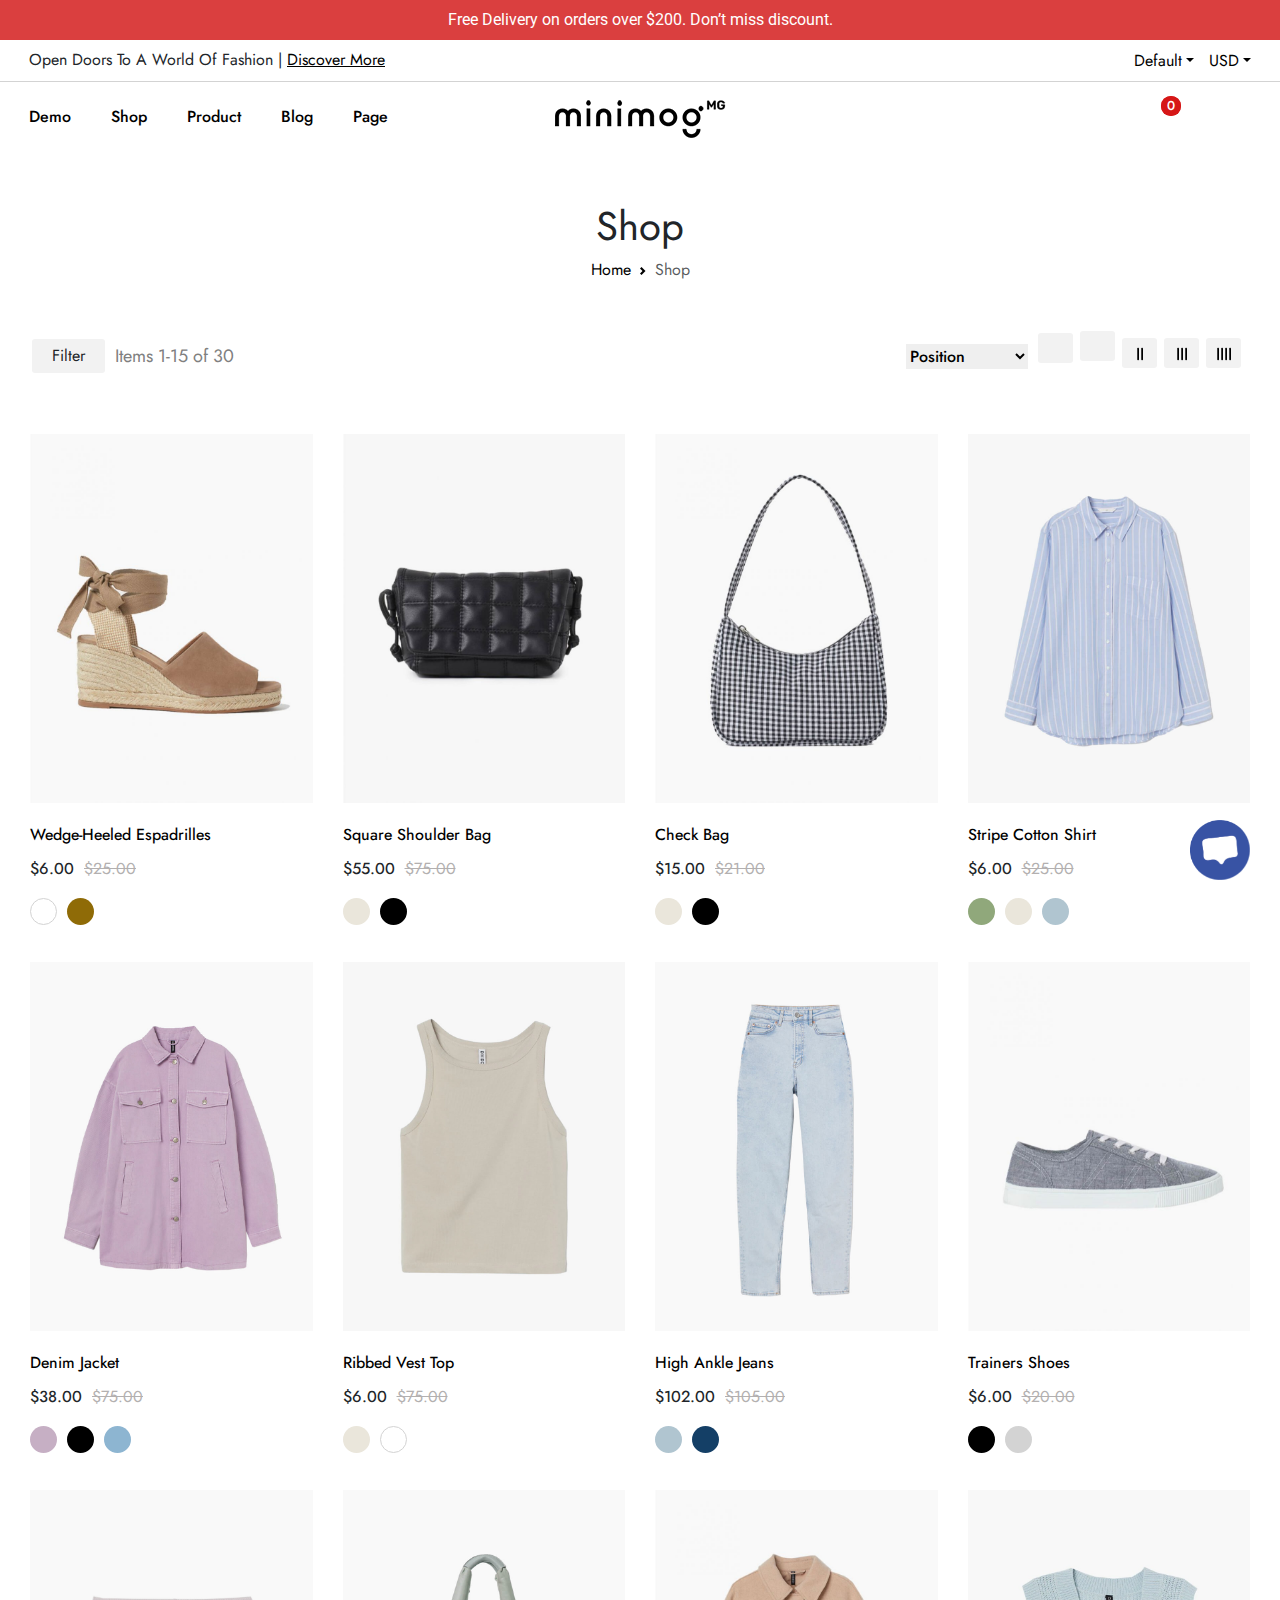
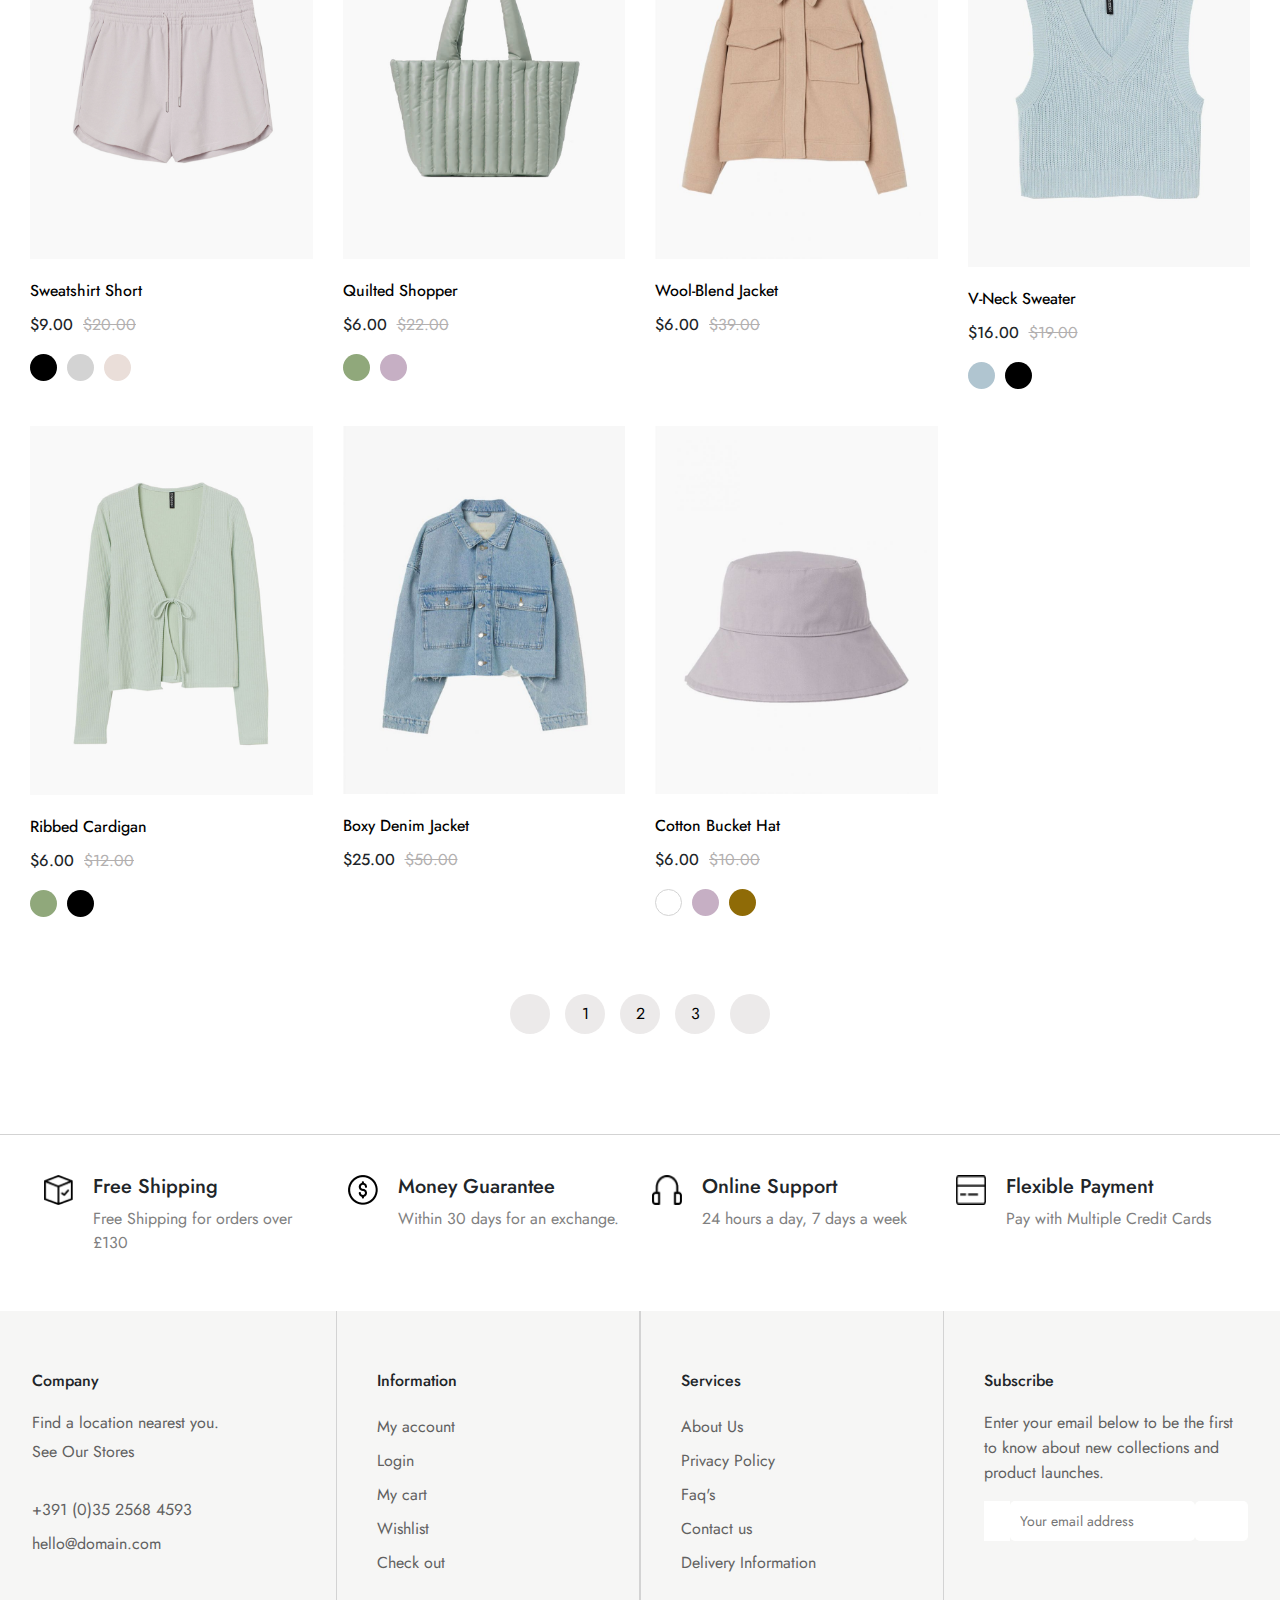
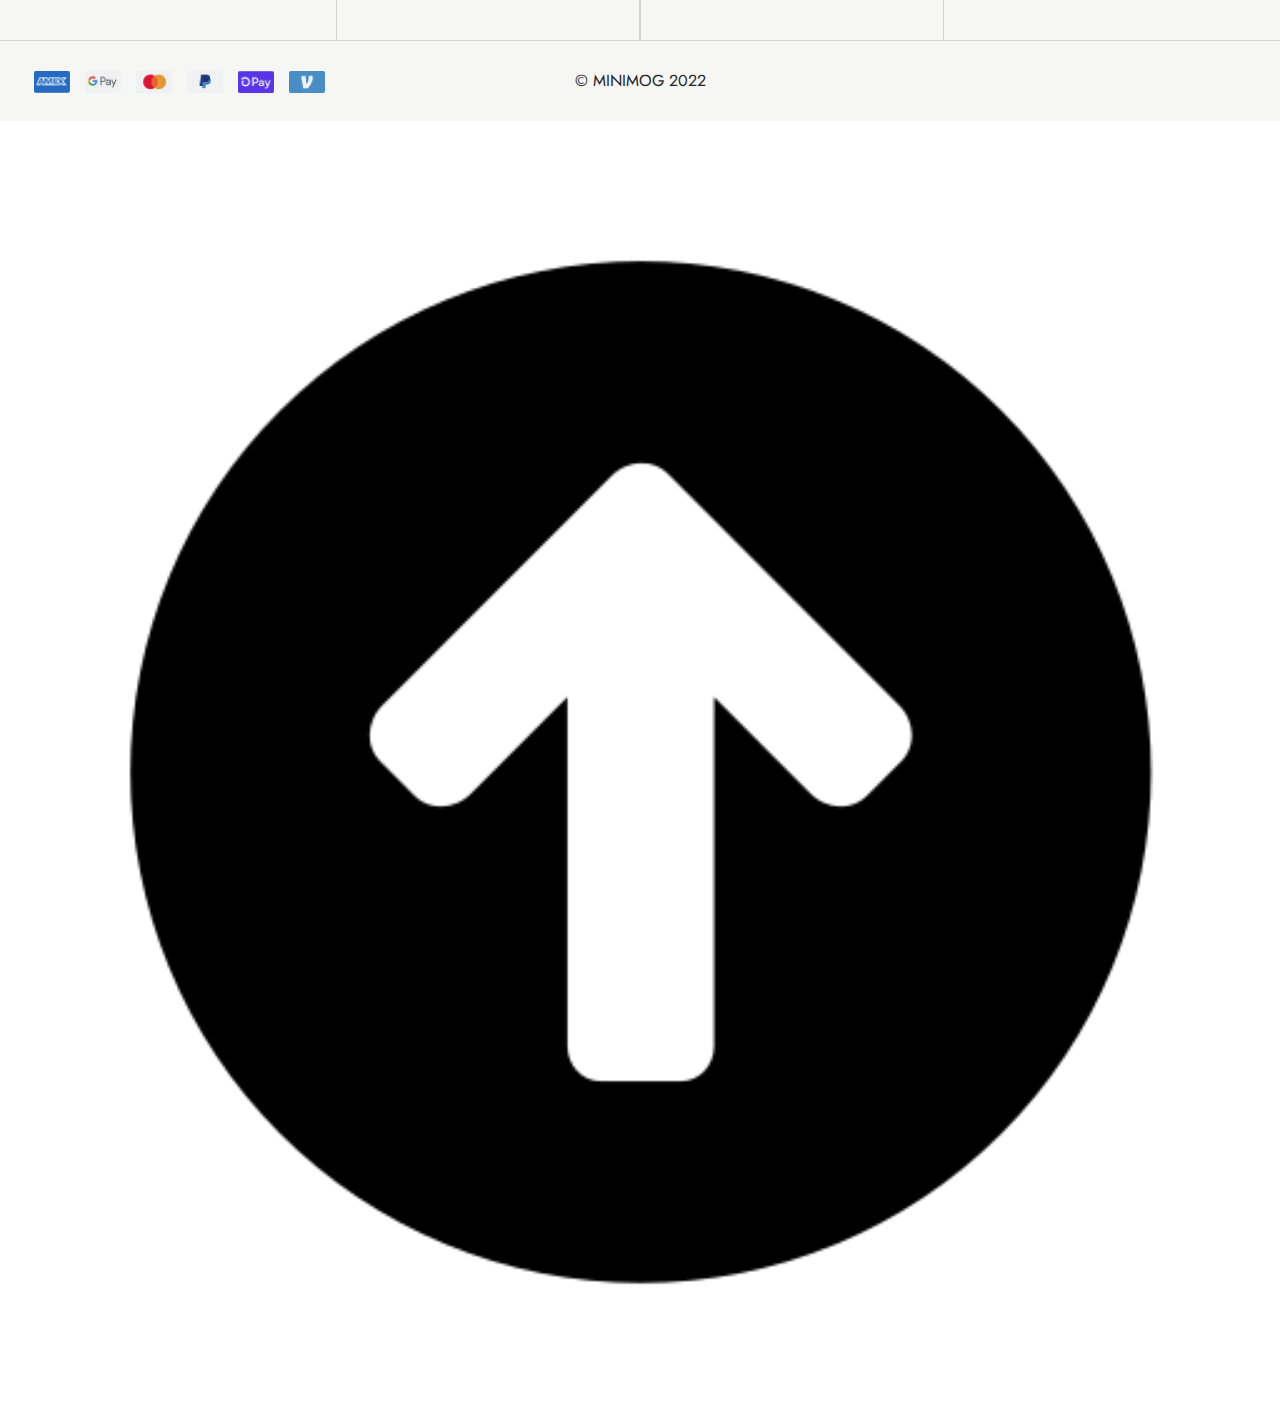
<file: shop.html>
<!DOCTYPE html>
<html lang="en">
<head>
    <meta charset="UTF-8">
    <meta http-equiv="X-UA-Compatible" content="IE=edge">
    <meta name="viewport" content="width=device-width, initial-scale=1.0">
    <link rel="stylesheet" href="assets/css/normalize.css">
    <link rel="stylesheet" href="assets/css/style.css">
    <link rel="stylesheet" href="assets/css/shop.css">
    <link href="https://cdn.jsdelivr.net/npm/bootstrap@5.2.3/dist/css/bootstrap.min.css" rel="stylesheet">
    <script src="https://cdn.jsdelivr.net/npm/bootstrap@5.2.3/dist/js/bootstrap.bundle.min.js"></script>
    <link rel="stylesheet" href="https://cdnjs.cloudflare.com/ajax/libs/font-awesome/6.2.1/css/all.min.css" integrity="sha512-MV7K8+y+gLIBoVD59lQIYicR65iaqukzvf/nwasF0nqhPay5w/9lJmVM2hMDcnK1OnMGCdVK+iQrJ7lzPJQd1w==" crossorigin="anonymous" referrerpolicy="no-referrer" />
    <link rel="preconnect" href="https://fonts.googleapis.com"><link rel="preconnect" href="https://fonts.gstatic.com" crossorigin><link href="https://fonts.googleapis.com/css2?family=Jost:ital,wght@0,300;0,400;0,500;1,300;1,400;1,500&family=Roboto:ital,wght@0,300;0,400;1,300;1,400&display=swap" rel="stylesheet">
    <script src="https://ajax.googleapis.com/ajax/libs/jquery/3.6.1/jquery.min.js"></script>
    <title>Shop</title>
</head>
<body>
    <!-- Top -->
    <div class="top1 container-fluid">
        <div class="row">
            <div class="col-12 d-flex align-items-center justify-content-center">Free Delivery on orders over $200. Don’t miss discount.</div>
            <div class="top1-close"><i class="fa-solid fa-xmark"></i></div>
        </div>
    </div>
    <div class="top2 container-fluid">
            <div class="row">
                <div class="col-xxl-4 text-start">
                    <a href="https://www.instagram.com/phuthinhnguyen1407/" target="_blank"><i class="fa-brands fa-instagram"></i></a>
                    <span>100k Followers</span>
                    <a class="facebook" href="https://www.facebook.com/profile.php?id=100009223194372" target="_blank"><i class="fa-brands fa-facebook"></i></a>
                    <span>300k Followers</span>
                </div>
                <div class="col-md-9 col-xl-6 col-xxl-4">
                       <span>Open Doors To A World Of Fashion </span><span>|</span>
                        <a href=""> Discover More</a>
                </div>
                <div class="col-md-3 col-xl-6 col-xxl-4 text-end">
                    <div class="btn-group">
                        <a class="dropdown-toggle" data-bs-toggle="dropdown" aria-expanded="false">Default</a>
                        <ul class="dropdown-menu dropdown-menu-end">
                          <li><a class="dropdown-item" href="#">Fashion 02</a></li>
                          <li><a class="dropdown-item" href="#">Fashion 03</a></li>
                          <li><a class="dropdown-item" href="#">Fashion 04</a></li>
                          <li><a class="dropdown-item" href="#">Fashion 05</a></li>
                          <li><a class="dropdown-item" href="#">Fashion 06</a></li>
                          <li><a class="dropdown-item" href="#">Fashion 07</a></li>
                          <li><a class="dropdown-item" href="#">Fashion 08</a></li>
                          <li><a class="dropdown-item" href="#">Fashion 09</a></li>
                          <li><a class="dropdown-item" href="#">Fashion 10</a></li>
                          <li><a class="dropdown-item" href="#">Fashion 11</a></li>
                          <li><a class="dropdown-item" href="#">Fashion 12</a></li>
                          <li><a class="dropdown-item" href="#">Fashion 13</a></li>
                          <li><a class="dropdown-item" href="#">Fashion RTL</a></li>
                        </ul>
                    </div>
                    <div class="btn-group">
                        <a class="dropdown-toggle" data-bs-toggle="dropdown" aria-expanded="false">USD</a>
                        <ul class="dropdown-menu dropdown-menu-end usd">
                          <li><a class="dropdown-item" href="#">GBP</a></li>
                          <li><a class="dropdown-item" href="#">EUR</a></li>
                        </ul>
                    </div>
                </div>
            </div>
    </div>
    <nav class="container-fluid">
        <div class="row d-flex align-items-center">
            <div class="col-4 left">
                <ul>
                    <li>
                        <a href="index.html">Demo<i class="fa fa-chevron-down" aria-hidden="true"></i></a>
                        <div class="menu-dropdown">
                            <div class="menu-dropdown-item">
                                <div><a href="">Home V1</a><a id="hot">Hot</a></div>
                                <div><a href="">Home V2</a><a id="hot">Hot</a></div>
                                <div><a href="">Home V3</a><a id="hot">Hot</a></div>
                                <div><a href="">Home V4</a></div>
                                <div><a href="">Home V5</a></div>
                                <div><a href="">Home V6</a></div>
                                <div><a href="">Home V7</a></div>  
                            </div>
                            <div class="menu-dropdown-item">
                                <div><a href="">Home V8</a></div>
                                <div><a href="">Home V9</a></div>
                                <div><a href="">Home V10</a></div>
                                <div><a href="">Home V11</a></div>
                                <div><a href="">Home V12</a></div>
                                <div><a href="">Home V13</a><a id="hot">Hot</a></div>
                                <div><a href="">Megastore</a><a id="hot">Hot</a></div>   
                            </div>
                            <div class="menu-dropdown-item">
                                <div><a href="">Megamog</a><a id="hot">Hot</a></div>
                                <div><a href="">Supergear</a><a id="hot">Hot</a></div>
                                <div><a href="">Active Wear</a><a id="new">New</a></div>
                                <div><a href="">Furniture Store</a></div>
                                <div><a href="">Case Phone Store</a></div>
                                <div><a href="">Socks Store</a></div>
                                <div><a href="">Bedding Store</a></div>    
                            </div>
                            <div class="menu-dropdown-item">
                                <div><a href="">Sneaker Store</a><a id="new">New</a></div>
                                <div><a href="">Jewelry Store</a></div>
                                <div><a href="">Bra Store</a><a id="hot">Hot</a></div>
                                <div><a href="">Backpack Store</a></div>
                                <div><a href="">Houseware Store</a></div>
                                <div><a href="">Hat Store</a></div>
                                <div><a href="">Bag Store</a></div>    
                            </div>
                            <div class="menu-dropdown-item">
                                <div><a href="">Paintme Store</a></div>
                                <div><a href="">Watch Store</a></div>
                                <div><a href="">Header 1</a><a id="new">New</a></div>
                                <div><a href="">Header 2</a></div>
                                <div><a href="">Header 3</a><a id="hot">Hot</a></div>
                                <div><a href="">Header 4</a></div>
                                <div><a href="">Header 5</a></div>    
                            </div>
                            <div class="menu-dropdown-item">
                                <div><a href="">Header Layout 6</a></div>
                                <div><a href="">Header Layout 7</a></div>
                                <div><a href="">Header Layout 8</a></div>
                                <div><a href="">Header Layout 9</a></div>
                                <div><a href="">Header Layout 10</a></div>
                                <div><a href="">Header Layout 11</a></div>
                                <div><a href="">Header Layout 12</a></div>   
                            </div>
                        </div>
                    </li>
                  
                    <li>
                        <a href="shop.html">Shop<i class="fa fa-chevron-down" aria-hidden="true"></i></a>
                        <div class="menu-dropdown">
                            <div class="menu-dropdown-item">
                                <div><a href="">Grid Layout</a></div>
                                <div><a href="">Masonry Layout</a></div>
                                <div> <a href="">Packery Layout</a></div>
                                <div><a href="">List View</a></div>
                                <div><a href="">Grid 2 Columns</a></div>
                                <div><a href="">Grid 3 Columns</a></div>
                            </div>
                            <div class="menu-dropdown-item">
                                <div><a href="">Grid 4 Columns</a></div>
                                <div><a href="">Grid 5 Columns</a></div>
                                <div><a href="">Left Sidebar</a></div>
                                <div><a href="">Right Sidebar</a></div>
                                <div><a href="">Canvas Sidebar</a></div>
                                <div><a href="">List - Left Sidebar</a></div>
                            </div>
                            <div class="menu-dropdown-item">
                                <div><a href="">Pagination</a></div>
                                <div><a href="">Load More Button</a></div>
                                <div><a href="">Infinit Scrolling</a></div>
                                <div><a href="">Collection & Product</a></div>
                            </div>
                            <div class="menu-dropdown-item">
                                <div><a href="">Hover Style 1</a></div>
                                <div><a href="">Hover Style 2</a></div>
                                <div><a href="">Hover Style 3</a></div>
                            </div>
                            <div class="menu-dropdown-item">
                                <img id="season" src="assets/images/home/shop_megamenu_01.jpeg" alt="">
                                <p>The new - season shoes edit</p>
                                <a href="" id="shopnow">Shop Now</a>
                            </div>  
                        </div>
                    </li>
                   
                    <li>
                        <a href="product.html">Product<i class="fa fa-chevron-down" aria-hidden="true"></i></a>
                        <div class="menu-dropdown">
                            <div class="menu-dropdown-item">
                                <div><a href="">Product Layout 1</a></div>
                                <div><a href="">Product Layout 2</a></div>
                                <div><a href="">Product Layout 3</a></div>
                               <div> <a href="">Product Layout 4</a></div>
                                <div><a href="">Bottom Thumbnails</a></div>
                                <div><a href="">Right Thumbnails</a></div>
                                <div><a href="">Without Thumbnails</a></div>
                                <div><a href="">Tab Accordions</a></div>
                                <div><a href="">Tab Accordions 2</a></div>
                            </div>
                            <div class="menu-dropdown-item">
                                <div><a href="">Images Swatch</a></div>
                                <div><a href="">Full Width</a></div>
                                <div><a href="">Custom Tab 1</a></div>
                                <div><a href="">Custom Tab 2</a></div>
                                <div><a href="">Upsell</a></div>
                                <div><a href="">Real Time Visitors</a></div>
                                <div><a href="">Save More</a></div>
                            </div>
                            <div class="menu-dropdown-item">
                                <div><a href="">Simple Product</a></div>
                                <div><a href="">Variable Product</a></div>
                                <div><a href="">Grouped Product</a></div>
                                <div><a href="">Bundle Product</a></div>
                                <div><a href="">Product Video</a></div>
                                <div><a href="">Inner Zoom #1</a></div>
                                <div><a href="">Inner Zoom #2</a></div>
                                <div><a href="">External Zoom</a></div>
                                <div><a href="">PhotoSwipe Popup</a></div>
                            </div>
                            <div class="menu-dropdown-item">
                                <p id="weekhighlight">This Week's Highlights</p>
                                <div class="menu-dropdown-item-product-wrap">
                                    <div class="menu-dropdown-item-product" id="menu-dropdown-item-product">
                                        <div class="item">
                                            <div class="item-top">
                                                <img src="assets/images/home/product_fashion_23_a_1.jpg" alt="">
                                                <div class="overlay-item1">
                                                    <button class="addtocard">Add to Card</button>
                                                </div>
                                                <div class="overlay-item2">
                                                    <div><span>Add to Wish List</span><i class="fa-solid fa-caret-right"></i><a href=""><i class="fa-regular fa-star" aria-hidden="true"></i></a></div>
                                                    <div><span>Add to Compare</span><i class="fa-solid fa-caret-right"></i><a href=""><i class="fa fa-code-compare" aria-hidden="true"></i></a></div>
                                                    <div><span>Quick View</span><i class="fa-solid fa-caret-right"></i><a href=""><i class="fa-regular fa-eye" aria-hidden="true"></i></a></div> 
                                                </div>
                                                <div class="overlay-item3">
                                                    <img src="assets/images/home/product_fashion_23_a_3.jpg" alt="">
                                                </div>
                                            </div>
                                            <div class="item-center">
                                                <a href="">Boxy Denim Jacket</a>
                                                <p>$25.00</p><p id="line-through">$21.00</p>
                                            </div>
                                        </div>
                                        <div class="item">
                                            <div class="item-top">
                                                <img src="assets/images/home/product_fashion_12_b_1_1.jpeg" alt="">
                                                <div class="overlay-item1">
                                                    <button class="addtocard">Add to Card</button>
                                                </div>
                                                <div class="overlay-item2">
                                                    <div><span>Add to Wish List</span><i class="fa-solid fa-caret-right"></i><a href=""><i class="fa-regular fa-star" aria-hidden="true"></i></a></div>
                                                    <div><span>Add to Compare</span><i class="fa-solid fa-caret-right"></i><a href=""><i class="fa fa-code-compare" aria-hidden="true"></i></a></div>
                                                    <div><span>Quick View</span><i class="fa-solid fa-caret-right"></i><a href=""><i class="fa-regular fa-eye" aria-hidden="true"></i></a></div> 
                                                </div>
                                                <div class="overlay-item3">
                                                    <img src="assets/images/home/product_fashion_12_b_3.jpg" alt="">
                                                </div>
                                            </div>
                                            <div class="item-center">
                                                <a href="">Oversized Jacket</a>
                                                <p>$10.00</p><p id="line-through">$18.00</p>
                                            </div> 
                                        </div>
                                        <div class="item">
                                            <div class="item-top">
                                                <img src="assets/images/home/product_fashion_02_b_1_1.jpeg" alt="">
                                                <div class="overlay-item1">
                                                    <button class="addtocard">Add to Card</button>
                                                </div>
                                                <div class="overlay-item2">
                                                    <div><span>Add to Wish List</span><i class="fa-solid fa-caret-right"></i><a href=""><i class="fa-regular fa-star" aria-hidden="true"></i></a></div>
                                                    <div><span>Add to Compare</span><i class="fa-solid fa-caret-right"></i><a href=""><i class="fa fa-code-compare" aria-hidden="true"></i></a></div>
                                                    <div><span>Quick View</span><i class="fa-solid fa-caret-right"></i><a href=""><i class="fa-regular fa-eye" aria-hidden="true"></i></a></div> 
                                                </div>
                                                <div class="overlay-item3">
                                                    <img src="assets/images/home/product_fashion_02_b_2_1.jpeg" alt="">
                                                </div>
                                            </div>
                                            <div class="item-center">
                                                <a href="">Boxy Denim Jacket</a>
                                                <p>$25.00</p><p id="line-through">$21.00</p>
                                            </div>
                                        </div>
                                        <div class="item">
                                            <div class="item-top">
                                                <img src="assets/images/home/product_fashion_30_b_1.jpeg" alt="">
                                                <div class="overlay-item1">
                                                    <button class="addtocard">Add to Card</button>
                                                </div>
                                                <div class="overlay-item2">
                                                    <div><span>Add to Wish List</span><i class="fa-solid fa-caret-right"></i><a href=""><i class="fa-regular fa-star" aria-hidden="true"></i></a></div>
                                                    <div><span>Add to Compare</span><i class="fa-solid fa-caret-right"></i><a href=""><i class="fa fa-code-compare" aria-hidden="true"></i></a></div>
                                                    <div><span>Quick View</span><i class="fa-solid fa-caret-right"></i><a href=""><i class="fa-regular fa-eye" aria-hidden="true"></i></a></div> 
                                                </div>
                                                <div class="overlay-item3">
                                                    <img src="assets/images/home/product_fashion_30_b_2.jpeg" alt="">
                                                </div>
                                            </div>
                                            <div class="item-center">
                                                <a href="">Oversized Jacket</a>
                                                <p>$10.00</p><p id="line-through">$18.00</p>
                                            </div> 
                                        </div>
                                    </div>
                                    <a id="arrow-left"><i class="fa fa-arrow-left" aria-hidden="true"></i></a>
                                    <a id="arrow-right"><i class="fa fa-arrow-right" aria-hidden="true"></i></a>
                                </div>
                                <script>
                                    let menu_dropdown_item_produc_wrap = document.getElementById("menu-dropdown-item-product");
                                    $("#arrow-left").bind("click",function name(params) {
                                        menu_dropdown_item_produc_wrap.scrollLeft=0;
                                    })
                                    $("#arrow-right").bind("click",function name(params) {
                                        menu_dropdown_item_produc_wrap.scrollLeft=400;
                                    })
                                </script>
                            </div>
                        </div>
                    </li>
                    <li>
                        <a href="blog.html">Blog<i class="fa fa-chevron-down" aria-hidden="true"></i></a>
                        <div class="menu-dropdown-page">
                            <a href="">Pop List</a>
                            <a href="">Grid 3 Columns</a>
                            <a href="blog.html">Grid 4 Columns</a>
                            <a href="">Grid With Sidebar</a>
                            <a href="blog-10picnic.html">Single Post 1</a>
                            <a href="">Single Post 2</a>
                            <a href="">Single Post 3</a>
                        </div>
                    </li>
                    <li>
                        <a href="">Page<i class="fa fa-chevron-down" aria-hidden="true"></i></a>
                        <div class="menu-dropdown-page">
                            <a href="aboutv1.html">About V1</a>
                            <a href="">About V2</a>
                            <a href="">About V3</a>
                            <a href="faq.html">FAQs</a>
                            <a href="404page.html">404 Page</a>
                            <a href="contactus.html">Contact Us</a>
                            <a href="findastore.html" >Find A Store</a>
                        </div>
                    </li>
                </ul>
            </div>
            <div class="col-4 menu" data-bs-toggle="offcanvas" data-bs-target="#offcanvasWithBothOptions">
                <a class="bar"><i class="fa fa-bars" aria-hidden="true"></i></a>
            </div>
            <div class="offcanvas offcanvas-start" data-bs-scroll="true" tabindex="-1" id="offcanvasWithBothOptions" aria-labelledby="offcanvasWithBothOptionsLabel">
                <div class="offcanvas-header">
                    <div class="menu-show">
                        <div class="menu-show-wrap">
                            <div class="menu-show-item" data-itemid="item1">
                                <a href="index.html">Demo</a>
                                <a id="plus"><i class="fa-sharp fa-solid fa-plus"></i></a>
                                <a id="minus"><i class="fa fa-minus"></i></a>
                            </div>
                            <div class="menu-show-item-dropdown" id="item1">
                                <div class="item">
                                    <a href="">Fashion</a>
                                </div>
                                <div class="item">
                                    <a href="">Fashion</a>
                                </div>
                                <div class="item">
                                    <a href="">Minimog Store</a>
                                </div>
                                <div class="item">
                                    <a href="">Header Layout</a>
                                </div>
                                <div class="item">
                                    <a href="">Header Layout</a>
                                </div>
                            </div>
                            <div class="menu-show-item" data-itemid="item2">
                                <a href="shop.html">Shop</a>
                                <a id="plus"><i class="fa-sharp fa-solid fa-plus"></i></a>
                                <a id="minus"><i class="fa fa-minus"></i></a>
                            </div>
                            <div class="menu-show-item-dropdown" id="item2">
                                <div class="item">
                                    <a href="">Shop Pages</a>
                                </div>
                                <div class="item">
                                    <a href="">Shop Sidebar</a>
                                </div>
                                <div class="item">
                                    <a href="">Features</a>
                                </div>
                                <div class="item">
                                    <a href="">Hover Style</a>
                                </div>
                            </div>
                            <div class="menu-show-item" data-itemid="item3">
                                <a href="product.html">Product</a>
                                <a id="plus"><i class="fa-sharp fa-solid fa-plus"></i></a>
                                <a id="minus"><i class="fa fa-minus"></i></a>
                            </div>
                            <div class="menu-show-item-dropdown" id="item3">
                                <div class="item">
                                    <a href="">Product Layout</a>
                                </div>
                                <div class="item">
                                    <a href="">Product Detail</a>
                                </div>
                                <div class="item">
                                    <a href="">Product Type</a>
                                </div>
                                <div class="item">
                                    <a href="">Product Features</a>
                                </div>
                            </div>
                            <div class="menu-show-item" data-itemid="item4">
                                <a href="blog.html">Blog</a>
                                <a id="plus"><i class="fa-sharp fa-solid fa-plus"></i></a>
                                <a id="minus"><i class="fa fa-minus"></i></a>
                            </div>
                            <div class="menu-show-item-dropdown" id="item4">
                                <div class="item">
                                    <a href="">Post List</a>
                                </div>
                                <div class="item">
                                    <a href="">Grid 3 Columns</a>
                                </div>
                                <div class="item">
                                    <a href="blog.html">Grid 4 Columns</a>
                                </div>
                                <div class="item">
                                    <a href="">Grid With Sidebar</a>
                                </div>
                                <div class="item">
                                    <a href="blog-10picnic.html">Single Post 1</a>
                                </div>
                                <div class="item">
                                    <a href="">Single Post 2</a>
                                </div>
                                <div class="item">
                                    <a href="">Single Post 3</a>
                                </div>
                            </div>
                            <div class="menu-show-item" data-itemid="item5">
                                <a href="">Page</a>
                                <a id="plus"><i class="fa-sharp fa-solid fa-plus"></i></a>
                                <a id="minus"><i class="fa fa-minus"></i></a>
                            </div>
                            <div class="menu-show-item-dropdown" id="item5">
                                <div class="item">
                                    <a href="aboutv1.html">About V1</a>
                                </div>
                                <div class="item">
                                    <a href="">About V2</a>
                                </div>
                                <div class="item">
                                    <a href="">About V3</a>
                                </div>
                                <div class="item">
                                    <a href="faq.html">FAQs</a>
                                </div>
                                <div class="item">
                                    <a href="404page.html">404 Page</a>
                                </div>
                                <div class="item">
                                    <a href="contactus.html">Contact Us</a>
                                </div>
                                <div class="item">
                                    <a href="findastore.html">Find A Store</a>
                                </div>
                            </div>
                            <div class="menu-show-item-myaccount">
                                <i class="fa-regular fa-user" aria-hidden="true"></i><span>My Account</span>
                            </div>
                            <button>Sign in</button>
                            <button>Create An Account</button>
                        </div>
                        <div class="menu-show-close"><i class="fa-solid fa-xmark"></i></div>
                    </div>
                </div>
                <script>
                    $(".menu-show-item-dropdown").hide();
                    $(".menu-show-item").click(function name(params) {
                        $(this).children("#plus").toggle();
                        $(this).children("#minus").toggle();
                        let itemid = $(this).data("itemid");
                        $("#"+itemid).slideToggle();
                    })
                </script>
            </div>
            <div class="col-4 text-center center">
                <img src="assets/images/home/dark-logo_1n.png" alt="" onclick="window.location.href='index.html'">
            </div>
            <div class="col-4 right">
                <ul>
                    <li class="search"><a href=""><i class="fa fa-search" aria-hidden="true"></i></a><span class="tooltiptext">Search</span></li>
                    <li class="user"><a href=""><i class="fa-regular fa-user" aria-hidden="true"></i></a><span class="tooltiptext">Sign in</span></li>
                    <li class="star"><a href="" ><i class="fa-regular fa-star" aria-hidden="true"></i></a><span class="tooltiptext">My Wish List</span><a>0</a></li>
                    <li class="mycart"><a href=""><i class="fa fa-bag-shopping" aria-hidden="true"></i></a><span class="tooltiptext">My Cart</span><a>0</a></li>
                </ul>
            </div>
        </div>
    </nav>
    
    
    <!-- breadcrumb -->
    <div class="shop-head">
        <h1>Shop</h1>
        <div class="bcrumb" style="--bs-breadcrumb-divider: url(&#34;data:image/svg+xml,%3Csvg xmlns='http://www.w3.org/2000/svg' width='8' height='8'%3E%3Cpath d='M2.5 0L1 1.5 3.5 4 1 6.5 2.5 8l4-4-4-4z' fill='currentColor'/%3E%3C/svg%3E&#34;);" aria-label="breadcrumb">
            <ol class="breadcrumb">
              <li class="breadcrumb-item"><a href="index.html">Home</a></li>
              <li class="breadcrumb-item active" aria-current="page">Shop</li>
            </ol>
        </div>
    </div>
   
    <!-- shopcontent -->
    <div class="shop-toolbar container-fluid">
        <div class="row">
            <div class="col-lg-3 left">
                <a id="filterbutton">Filter</a>
                <span>Items 1-15 of 30</span>
            </div>
            <div class="col-lg-9 col-12 right">
                <div class="right-item1">
                    <div>
                        <select name="" id="">
                            <option value="">Position</option>
                            <option value="">Product Name</option>
                            <option value="">Price</option>
                            <option value="">Color</option>
                            <option value="">Brand Product</option>
                            <option value="">Size</option>
                        </select>
                    </div>
                    <div>
                        <div class="item-bottom-color">
                            <div class="color">
                                <a href=""><i class="fa-solid fa-arrow-up-wide-short"></i></a> 
                            </div>
                            <div class="tooltip-text">
                                <span>Sort</span><i class="fa-solid fa-caret-down"></i>
                            </div>
                        </div>
                    </div>
                </div>
                <div class="right-item2">
                    <div class="item">
                        <div class="item-bottom-color">
                            <div class="color">
                                <a href="shop-list.html"><i class="fa-solid fa-bars"></i></a>
                            </div>
                            <div class="tooltip-text">
                                <span>List</span><i class="fa-solid fa-caret-down"></i>
                            </div>
                        </div>
                    </div>
                    <div class="item">
                        <div class="item-bottom-color">
                            <div class="color">
                                <a href="#">
                                    <svg width="18" height="18" viewBox="0 0 18 18" fill="none" xmlns="http://www.w3.org/2000/svg">
                                        <rect x="6.25" y="1.75" width="1.75" height="12.5" rx="0.75" fill="#000000"></rect>
                                        <rect x="10.25" y="1.75" width="1.75" height="12.5" rx="0.75" fill="#000000"></rect>
                                    </svg>
                                </a>
                            </div>
                            <div class="tooltip-text">
                                <span>2 Columns</span><i class="fa-solid fa-caret-down"></i>
                            </div>
                        </div>
                    </div>
                    <div class="item grid3columns">
                        <div class="item-bottom-color">
                            <div class="color">
                                <a href="#">
                                    <svg width="18" height="18" viewBox="0 0 18 18" fill="none" xmlns="http://www.w3.org/2000/svg">
                                        <rect x="4.25" y="1.75" width="1.75" height="12.5" rx="0.75" fill="#000000"></rect>
                                        <rect x="8.25" y="1.75" width="1.75" height="12.5" rx="0.75" fill="#000000"></rect>
                                        <rect x="12.25" y="1.75" width="1.75" height="12.5" rx="0.75" fill="#000000"></rect>
                                    </svg>
                                </a>
                            </div>
                            <div class="tooltip-text">
                                <span>3 Columns</span><i class="fa-solid fa-caret-down"></i>
                            </div>
                        </div>
                    </div>
                    <div class="item grid4columns">
                        <div class="item-bottom-color">
                            <div class="color">
                                <a href="#">
                                    <svg width="18" height="18" viewBox="0 0 18 18" fill="none" xmlns="http://www.w3.org/2000/svg">
                                        <rect x="2.25" y="1.75" width="1.75" height="12.5" rx="0.75" fill="#000000"></rect>
                                        <rect x="6.25" y="1.75" width="1.75" height="12.5" rx="0.75" fill="#000000"></rect>
                                        <rect x="10.25" y="1.75" width="1.75" height="12.5" rx="0.75" fill="#000000"></rect>
                                        <rect x="14.25" y="1.75" width="1.75" height="12.5" rx="0.75" fill="#000000"></rect>
                                    </svg>
                                </a>
                            </div>
                            <div class="tooltip-text">
                                <span>4 Columns</span><i class="fa-solid fa-caret-down"></i>
                            </div>
                        </div>
                    </div>
                    <div class="item grid5columns">
                        <div class="item-bottom-color">
                            <div class="color">
                                <a href="#" id="grid5columns">
                                    <svg width="18" height="18" viewBox="0 0 18 18" fill="none" xmlns="http://www.w3.org/2000/svg">
                                        <rect x="0.25" y="1.75" width="1.75" height="12.5" rx="0.75" fill="#000000"></rect>
                                        <rect x="4.25" y="1.75" width="1.75" height="12.5" rx="0.75" fill="#000000"></rect>
                                        <rect x="8.25" y="1.75" width="1.75" height="12.5" rx="0.75" fill="#000000"></rect>
                                        <rect x="12.25" y="1.75" width="1.75" height="12.5" rx="0.75" fill="#000000"></rect>
                                        <rect x="16.25" y="1.75" width="1.75" height="12.5" rx="0.75" fill="#000000"></rect>
                                    </svg>
                                </a>
                            </div>
                            <div class="tooltip-text">
                                <span>5 Columns</span><i class="fa-solid fa-caret-down"></i>
                            </div>
                        </div>
                    </div>
                </div>
            </div>
        </div>
    </div>
    <div class="filter-dropdown-container">
        <div class="container-fluid filter-dropdown">
            <div class="row">
                <div class="filter-dropdown-item1 col-2">
                    <p>Category</p>
                    <div class="filter-dropdown-item1-content">
                        <a href="#">Sneakers</a><span> (8)</span><br>
                        <a href="#">Leather Bag</a><span> (5)</span><br>
                        <a href="#">Shoes</a><span> (10)</span><br>
                        <a href="#">Blazers</a><span> (8)</span><br>
                        <a href="#">Tops</a><span> (9)</span><br>
                        <a href="#">Glasses</a><span> (6)</span><br>
                        <a href="#">Sandals</a><span> (11)</span><br>
                        <a href="#">Basic</a><span> (10)</span><br>
                        <a href="#">Jackets</a><span> (2)</span><br>
                        <a href="#">Show More</a>
                    </div>
                </div>
                <div class="filter-dropdown-item2 col-3">
                    <p>Size</p>
                    <div>
                        <a href="">XS</a>
                        <a href="">S</a>
                        <a href="">M</a>
                        <a href="">L</a>
                        <a href="">XL</a>
                        <a href="">36</a>
                        <a href="">37</a>
                        <a href="">38</a>
                        <a href="">39</a>
                    </div>
                </div>
                <div class="filter-dropdown-item3 col-3">
                    <p>Color</p>
                    <div class="item-bottom">
                        <div class="item-bottom-color">
                            <div class="color">
                                <a style="background-color: #90A87B"></a>
                            </div>
                            <div class="tooltip-text">
                                <span>Green</span><i class="fa-solid fa-caret-down"></i>
                            </div>
                        </div>
                        <div class="item-bottom-color">
                            <div class="color">
                                <a style="background-color:#E4E0D4"></a>
                            </div>
                            <div class="tooltip-text">
                                <span>Beige</span><i class="fa-solid fa-caret-down"></i>
                            </div>
                        </div>
                        <div class="item-bottom-color">
                            <div class="color">
                                <a style="background-color: white;border: 1px solid lightgray;"></a>
                            </div>
                            <div class="tooltip-text">
                                <span>White</span><i class="fa-solid fa-caret-down"></i>
                            </div>
                        </div>
                        <div class="item-bottom-color">
                            <div class="color">
                                <a style="background-color:#8DB5D1"></a>
                            </div>
                            <div class="tooltip-text">
                                <span>Light Blue</span><i class="fa-solid fa-caret-down"></i>
                            </div>
                        </div>
                        <div class="item-bottom-color">
                            <div class="color">
                                <a style="background-color:#143F66"></a>
                            </div>
                            <div class="tooltip-text">
                                <span>Dark Blue</span><i class="fa-solid fa-caret-down"></i>
                            </div>
                        </div>
                        <div class="item-bottom-color">
                            <div class="color">
                                <a style="background-color:#C6AFC4"></a>
                            </div>
                            <div class="tooltip-text">
                                <span>Light Purple</span><i class="fa-solid fa-caret-down"></i>
                            </div>
                        </div>
                        <div class="item-bottom-color">
                            <div class="color">
                                <a style="background-color:#836A53"></a>
                            </div>
                            <div class="tooltip-text">
                                <span>Brown</span><i class="fa-solid fa-caret-down"></i>
                            </div>
                        </div>
                        <div class="item-bottom-color">
                            <div class="color">
                                <a style="background-color:black"></a>
                            </div>
                            <div class="tooltip-text">
                                <span>Black</span><i class="fa-solid fa-caret-down"></i>
                            </div>
                        </div>
                        <div class="item-bottom-color">
                            <div class="color">
                                <a style="background-color:grey"></a>
                            </div>
                            <div class="tooltip-text">
                                <span>Grey</span><i class="fa-solid fa-caret-down"></i>
                            </div>
                        </div>
                        <div class="item-bottom-color">
                            <div class="color">
                                <a style="background-color:#EADED9"></a>
                            </div>
                            <div class="tooltip-text">
                                <span>Light Pink</span><i class="fa-solid fa-caret-down"></i>
                            </div>
                        </div>
                        <div class="item-bottom-color">
                            <div class="color">
                                <a style="background-color:rgb(31, 53, 252)"></a>
                            </div>
                            <div class="tooltip-text">
                                <span>Blue</span><i class="fa-solid fa-caret-down"></i>
                            </div>
                        </div>
                        <div class="item-bottom-color">
                            <div class="color">
                                <a style="background-color:darkgoldenrod"></a>
                            </div>
                            <div class="tooltip-text">
                                <span>Dark Yellow</span><i class="fa-solid fa-caret-down"></i>
                            </div>
                        </div>
                        <div class="item-bottom-color">
                            <div class="color">
                                <a style="background-color:rgb(143, 103, 43)"></a>
                            </div>
                            <div class="tooltip-text">
                                <span>Dark Brown</span><i class="fa-solid fa-caret-down"></i>
                            </div>
                        </div>
                      
                    </div>
                    
                </div>
                <div class="filter-dropdown-item4 col-2">
                    <p>Price</p>
                    <div class="display">
                        <span id="min">10$</span>
                        <span id="max">100$</span>
                    </div>
                    <div class="range-slide">
                        <div class="slide">
                          <div class="line" id="line" style="left: 0%; right: 0%;"></div>
                          <span class="thumb" id="thumbMin" style="left: 0%;"></span>
                          <span class="thumb" id="thumbMax" style="left: 100%;"></span>
                        </div>
                        <input id="rangeMin" type="range" max="100" min="10" step="1" value="10">
                        <input id="rangeMax" type="range" max="100" min="10" step="1" value="100">
                    </div>
                    <script>
                        let min = 10;
                        let max = 100;
                        const calcLeftPosition = value => 100 / (100 - 10) *  (value - 10);
                        $('#rangeMin').on('input', function(e) {
                        const newValue = parseInt(e.target.value);
                        if (newValue > max) return;
                        min = newValue;
                        $('#thumbMin').css('left', calcLeftPosition(newValue) + '%');
                        $('#min').html(newValue + "$");
                        $('#line').css({
                            'left': calcLeftPosition(newValue) + '%',
                            'right': (100 - calcLeftPosition(max)) + '%'
                        });
                        });
                        $('#rangeMax').on('input', function(e) {
                        const newValue = parseInt(e.target.value);
                        if (newValue < min) return;
                        max = newValue;
                        $('#thumbMax').css('left', calcLeftPosition(newValue) + '%');
                        $('#max').html(newValue + "$");
                        $('#line').css({
                            'left': calcLeftPosition(min) + '%',
                            'right': (100 - calcLeftPosition(newValue)) + '%'
                        });
                        });
                    </script>
                </div>
                <div class="filter-dropdown-item5 col-2">
                    <p>Brand Product</p>
                    <input type="checkbox" name="" id=""><a href="">Aby</a><span> (6)</span><br>
                    <input type="checkbox" name="" id=""><a href="">Chanel</a><span> (7)</span><br>
                    <input type="checkbox" name="" id=""><a href="">HM</a><span> (3)</span><br>
                    <input type="checkbox" name="" id=""><a href="">Zara</a><span> (5)</span><br>
                    <a href="#">Show More</a>
                </div>
            </div>
        </div>
    </div>
    <script>
        $(".filter-dropdown").hide();
        $("#filterbutton").click(function name(params) {
            $(".filter-dropdown").slideToggle();
        })
    </script>
    <div class="shop-toolbar-responsive" data-bs-toggle="offcanvas" data-bs-target="#offcanvasWithBothOptions1">
        <div>Filter</div>
    </div>
    <div class="filter-dropdown-responsive">
        <div class="row">
            <div class="offcanvas offcanvas-start offcanvas-responsive" data-bs-scroll="true" tabindex="-1" id="offcanvasWithBothOptions1" aria-labelledby="offcanvasWithBothOptionsLabel">
                <div class="offcanvas-header">
                    <div class="menu-show">
                        <h2>Filter</h2>
                        <div class="filter-dropdown-item1">
                            <p>Category</p>
                            <div>
                                <a href="#">Sneakers</a><span> (8)</span><br>
                                <a href="#">Leather Bag</a><span> (5)</span><br>
                                <a href="#">Shoes</a><span> (10)</span><br>
                                <a href="#">Blazers</a><span> (8)</span><br>
                                <a href="#">Tops</a><span> (9)</span><br>
                                <a href="#">Glasses</a><span> (6)</span><br>
                                <a href="#">Sandals</a><span> (11)</span><br>
                                <a href="#">Basic</a><span> (10)</span><br>
                                <a href="#">Jackets</a><span> (2)</span><br>
                                <a href="#">Show More</a>
                            </div>
                        </div>
                        <div class="filter-dropdown-item2">
                            <p>Size</p>
                            <div>
                                <a href="">XS</a>
                                <a href="">S</a>
                                <a href="">M</a>
                                <a href="">L</a>
                                <a href="">XL</a>
                                <a href="">36</a>
                                <a href="">37</a>
                                <a href="">38</a>
                                <a href="" id="filter-dropdown-item2-last">39</a>
                            </div>
                        </div>
                        <div class="filter-dropdown-item3">
                            <p>Color</p>
                            <div class="item-bottom">
                                <div class="item-bottom-color">
                                    <div class="color">
                                        <a style="background-color: #90A87B"></a>
                                    </div>
                                    <div class="tooltip-text">
                                        <span>Green</span><i class="fa-solid fa-caret-down"></i>
                                    </div>
                                </div>
                                <div class="item-bottom-color">
                                    <div class="color">
                                        <a style="background-color:#E4E0D4"></a>
                                    </div>
                                    <div class="tooltip-text">
                                        <span>Beige</span><i class="fa-solid fa-caret-down"></i>
                                    </div>
                                </div>
                                <div class="item-bottom-color">
                                    <div class="color">
                                        <a style="background-color: white;border: 1px solid lightgray;"></a>
                                    </div>
                                    <div class="tooltip-text">
                                        <span>White</span><i class="fa-solid fa-caret-down"></i>
                                    </div>
                                </div>
                                <div class="item-bottom-color">
                                    <div class="color">
                                        <a style="background-color:#8DB5D1"></a>
                                    </div>
                                    <div class="tooltip-text">
                                        <span>Light Blue</span><i class="fa-solid fa-caret-down"></i>
                                    </div>
                                </div>
                                <div class="item-bottom-color">
                                    <div class="color">
                                        <a style="background-color:#143F66"></a>
                                    </div>
                                    <div class="tooltip-text">
                                        <span>Dark Blue</span><i class="fa-solid fa-caret-down"></i>
                                    </div>
                                </div>
                                <div class="item-bottom-color">
                                    <div class="color">
                                        <a style="background-color:#C6AFC4"></a>
                                    </div>
                                    <div class="tooltip-text">
                                        <span>Light Purple</span><i class="fa-solid fa-caret-down"></i>
                                    </div>
                                </div>
                                <div class="item-bottom-color">
                                    <div class="color">
                                        <a style="background-color:#836A53"></a>
                                    </div>
                                    <div class="tooltip-text">
                                        <span>Brown</span><i class="fa-solid fa-caret-down"></i>
                                    </div>
                                </div>
                                <div class="item-bottom-color">
                                    <div class="color">
                                        <a style="background-color:black"></a>
                                    </div>
                                    <div class="tooltip-text">
                                        <span>Black</span><i class="fa-solid fa-caret-down"></i>
                                    </div>
                                </div>
                                <div class="item-bottom-color">
                                    <div class="color">
                                        <a style="background-color:grey"></a>
                                    </div>
                                    <div class="tooltip-text">
                                        <span>Grey</span><i class="fa-solid fa-caret-down"></i>
                                    </div>
                                </div>
                                <div class="item-bottom-color">
                                    <div class="color">
                                        <a style="background-color:#EADED9"></a>
                                    </div>
                                    <div class="tooltip-text">
                                        <span>Light Pink</span><i class="fa-solid fa-caret-down"></i>
                                    </div>
                                </div>
                                <div class="item-bottom-color">
                                    <div class="color">
                                        <a style="background-color:rgb(31, 53, 252)"></a>
                                    </div>
                                    <div class="tooltip-text">
                                        <span>Blue</span><i class="fa-solid fa-caret-down"></i>
                                    </div>
                                </div>
                                <div class="item-bottom-color">
                                    <div class="color">
                                        <a style="background-color:darkgoldenrod"></a>
                                    </div>
                                    <div class="tooltip-text">
                                        <span>Dark Yellow</span><i class="fa-solid fa-caret-down"></i>
                                    </div>
                                </div>
                                <div class="item-bottom-color">
                                    <div class="color">
                                        <a style="background-color:rgb(143, 103, 43)"></a>
                                    </div>
                                    <div class="tooltip-text">
                                        <span>Dark Brown</span><i class="fa-solid fa-caret-down"></i>
                                    </div>
                                </div>
                              
                            </div>
                            
                        </div>
                        <div class="filter-dropdown-item4">
                            <p>Price</p>
                            <div class="display">
                                <span id="min-responsive">10$</span>
                                <span id="max-responsive">100$</span>
                            </div>
                            <div class="range-slide">
                                <div class="slide">
                                  <div class="line" id="line-responsive" style="left: 0%; right: 0%;"></div>
                                  <span class="thumb" id="thumbMin-responsive" style="left: 0%;"></span>
                                  <span class="thumb" id="thumbMax-responsive" style="left: 100%;"></span>
                                </div>
                                <input id="rangeMin-responsive" type="range" max="100" min="10" step="1" value="10">
                                <input id="rangeMax-responsive" type="range" max="100" min="10" step="1" value="100">
                            </div>
                            <script>
                                let minresponsive = 10;
                                let maxresponsive = 100;
                                const calcLeftPositionresponsive = value => 100 / (100 - 10) *  (value - 10);
                                $('#rangeMin-responsive').on('input', function(e) {
                                const newValue = parseInt(e.target.value);
                                if (newValue > max) return;
                                minresponsive = newValue;
                                $('#thumbMin-responsive').css('left', calcLeftPositionresponsive(newValue) + '%');
                                $('#min-responsive').html(newValue + "$");
                                $('#line-responsive').css({
                                    'left': calcLeftPositionresponsive(newValue) + '%',
                                    'right': (100 - calcLeftPositionresponsive(max)) + '%'
                                });
                                });
                                $('#rangeMax-responsive').on('input', function(e) {
                                const newValue = parseInt(e.target.value);
                                if (newValue < min) return;
                                maxresponsive = newValue;
                                $('#thumbMax-responsive').css('left', calcLeftPositionresponsive(newValue) + '%');
                                $('#max-responsive').html(newValue + "$");
                                $('#line-responsive').css({
                                    'left': calcLeftPositionresponsive(min) + '%',
                                    'right': (100 - calcLeftPositionresponsive(newValue)) + '%'
                                });
                                });
                            </script>
                        </div>
                        <div class="filter-dropdown-item5">
                            <p>Brand Product</p>
                            <input type="checkbox" name="" id=""><a href="">Aby</a><span> (6)</span><br>
                            <input type="checkbox" name="" id=""><a href="">Chanel</a><span> (7)</span><br>
                            <input type="checkbox" name="" id=""><a href="">HM</a><span> (3)</span><br>
                            <input type="checkbox" name="" id=""><a href="">Zara</a><span> (5)</span><br>
                            <a href="#">Show More</a>
                        </div>
                        <div class="menu-show-close-filter"><i class="fa-solid fa-xmark"></i></div>
                    </div>
                </div>
            </div>
        </div>
    </div>
    
    
    <div class="shop-product">
        <div class="item">
            <div class="item-top">
                <img src="assets/images/home/product_fashion_19_a_3.jpeg" alt="">
                <div class="overlay-item1">
                    <button class="addtocard">Add to Card</button>
                </div>
                <div class="overlay-item2">
                    <div><span>Add to Wish List</span><i class="fa-solid fa-caret-right"></i><a href=""><i class="fa-regular fa-star" aria-hidden="true"></i></a></div>
                    <div><span>Add to Compare</span><i class="fa-solid fa-caret-right"></i><a href=""><i class="fa fa-code-compare" aria-hidden="true"></i></a></div>
                    <div><span>Quick View</span><i class="fa-solid fa-caret-right"></i><a href=""><i class="fa-regular fa-eye" aria-hidden="true"></i></a></div> 
                </div>
                <div class="overlay-item3">
                    <img src="assets/images/home/product_fashion_04_2.jpeg" alt="">
                </div>
            </div>
            <div class="item-center">
                <a href="">Wedge-Heeled Espadrilles</a>
                <p>$6.00</p><p id="line-through">$25.00</p>
            </div>
            <div class="item-bottom">
                <div class="item-bottom-color">
                    <div class="color">
                        <a style="background-color: white;border:1px solid lightgray"></a>
                    </div>
                    <div class="tooltip-text">
                        <span>White</span><i class="fa-solid fa-caret-down"></i>
                    </div>
                </div>
                <div class="item-bottom-color">
                    <div class="color">
                        <a style="background-color:rgb(143, 107, 7);"></a>
                    </div>
                    <div class="tooltip-text">
                        <span>Brown</span><i class="fa-solid fa-caret-down"></i>
                    </div>
                </div>
            </div>
        </div>
        <div class="item">
            <div class="item-top">
                <img src="assets/images/home/product_fashion_16_a_1.jpeg" alt="">
                <div class="overlay-item1">
                    <button class="addtocard">Add to Card</button>
                </div>
                <div class="overlay-item2">
                    <div><span>Add to Wish List</span><i class="fa-solid fa-caret-right"></i><a href=""><i class="fa-regular fa-star" aria-hidden="true"></i></a></div>
                    <div><span>Add to Compare</span><i class="fa-solid fa-caret-right"></i><a href=""><i class="fa fa-code-compare" aria-hidden="true"></i></a></div>
                    <div><span>Quick View</span><i class="fa-solid fa-caret-right"></i><a href=""><i class="fa-regular fa-eye" aria-hidden="true"></i></a></div> 
                </div>
                <div class="overlay-item3">
                    <img src="assets/images/home/product_fashion_16_a_4.jpeg" alt="">
                </div>
            </div>
            <div class="item-center">
                <a href="">Square Shoulder Bag</a>
                <p>$55.00</p><p id="line-through">$75.00</p>
            </div>
            <div class="item-bottom">
                <div class="item-bottom-color">
                    <div class="color">
                        <a style="background-color: #EAE6DB"></a>
                    </div>
                    <div class="tooltip-text">
                        <span>Beige</span><i class="fa-solid fa-caret-down"></i>
                    </div>
                </div>
                <div class="item-bottom-color">
                    <div class="color">
                        <a style="background-color:black;"></a>
                    </div>
                    <div class="tooltip-text">
                        <span>Black</span><i class="fa-solid fa-caret-down"></i>
                    </div>
                </div>
            </div>
        </div>
        <div class="item">
            <div class="item-top">
                <img src="assets/images/home/product_fashion_03_1.jpg" alt="">
                <div class="overlay-item1">
                    <button class="addtocard">Add to Card</button>
                </div>
                <div class="overlay-item2">
                    <div><span>Add to Wish List</span><i class="fa-solid fa-caret-right"></i><a href=""><i class="fa-regular fa-star" aria-hidden="true"></i></a></div>
                    <div><span>Add to Compare</span><i class="fa-solid fa-caret-right"></i><a href=""><i class="fa fa-code-compare" aria-hidden="true"></i></a></div>
                    <div><span>Quick View</span><i class="fa-solid fa-caret-right"></i><a href=""><i class="fa-regular fa-eye" aria-hidden="true"></i></a></div> 
                </div>
                <div class="overlay-item3">
                    <img src="assets/images/home/product_fashion_03_3.jpg" alt="">
                </div>
            </div>
            <div class="item-center">
                <a href="">Check Bag</a>
                <p>$15.00</p><p id="line-through">$21.00</p>
            </div>
            <div class="item-bottom">
                <div class="item-bottom-color">
                    <div class="color">
                        <a style="background-color: #EAE6DB"></a>
                    </div>
                    <div class="tooltip-text">
                        <span>Beige</span><i class="fa-solid fa-caret-down"></i>
                    </div>
                </div>
                <div class="item-bottom-color">
                    <div class="color">
                        <a style="background-color:black;"></a>
                    </div>
                    <div class="tooltip-text">
                        <span>Black</span><i class="fa-solid fa-caret-down"></i>
                    </div>
                </div>
            </div>
        </div>
        <div class="item">
            <div class="item-top">
                <img src="assets/images/home/product_fashion_13_b_1.jpeg" alt="">
                <div class="overlay-item1">
                    <button class="addtocard">Add to Card</button>
                </div>
                <div class="overlay-item2">
                    <div><span>Add to Wish List</span><i class="fa-solid fa-caret-right"></i><a href=""><i class="fa-regular fa-star" aria-hidden="true"></i></a></div>
                    <div><span>Add to Compare</span><i class="fa-solid fa-caret-right"></i><a href=""><i class="fa fa-code-compare" aria-hidden="true"></i></a></div>
                    <div><span>Quick View</span><i class="fa-solid fa-caret-right"></i><a href=""><i class="fa-regular fa-eye" aria-hidden="true"></i></a></div> 
                </div>
                <div class="overlay-item3">
                    <img src="assets/images/home/product_fashion_13_b_2.jpeg" alt="">
                </div>
            </div>
            <div class="item-center">
                <a href="">Stripe Cotton Shirt</a>
                <p>$6.00</p><p id="line-through">$25.00</p>
            </div>
            <div class="item-bottom">
                <div class="item-bottom-color">
                    <div class="color">
                        <a style="background-color: #90A87B"></a>
                    </div>
                    <div class="tooltip-text">
                        <span>Green</span><i class="fa-solid fa-caret-down"></i>
                    </div>
                </div>
                <div class="item-bottom-color">
                    <div class="color">
                        <a style="background-color: #EAE6DB"></a>
                    </div>
                    <div class="tooltip-text">
                        <span>Beige</span><i class="fa-solid fa-caret-down"></i>
                    </div>
                </div>
                <div class="item-bottom-color">
                    <div class="color">
                        <a style="background-color: #B0C5D0"></a>
                    </div>
                    <div class="tooltip-text">
                        <span>Light Blue</span><i class="fa-solid fa-caret-down"></i>
                    </div>
                </div>
            </div>
        </div>
        <div class="item">
            <div class="item-top">
                <img src="assets/images/home/product_fashion_36_a_1.jpeg" alt="">
                <div class="overlay-item1">
                    <button class="addtocard">Add to Card</button>
                </div>
                <div class="overlay-item2">
                    <div><span>Add to Wish List</span><i class="fa-solid fa-caret-right"></i><a href=""><i class="fa-regular fa-star" aria-hidden="true"></i></a></div>
                    <div><span>Add to Compare</span><i class="fa-solid fa-caret-right"></i><a href=""><i class="fa fa-code-compare" aria-hidden="true"></i></a></div>
                    <div><span>Quick View</span><i class="fa-solid fa-caret-right"></i><a href=""><i class="fa-regular fa-eye" aria-hidden="true"></i></a></div> 
                </div>
                <div class="overlay-item3">
                    <img src="assets/images/home/product_fashion_36_a_2.jpeg" alt="">
                </div>
            </div>
            <div class="item-center">
                <a href="">Denim Jacket</a>
                <p>$38.00</p><p id="line-through">$75.00</p>
            </div>
            <div class="item-bottom">
                <div class="item-bottom-color">
                    <div class="color">
                        <a style="background-color: #C6AFC4"></a>
                    </div>
                    <div class="tooltip-text">
                        <span>Light Purple</span><i class="fa-solid fa-caret-down"></i>
                    </div>
                </div>
                <div class="item-bottom-color">
                    <div class="color">
                        <a style="background-color: black"></a>
                    </div>
                    <div class="tooltip-text">
                        <span>Black</span><i class="fa-solid fa-caret-down"></i>
                    </div>
                </div>
                <div class="item-bottom-color">
                    <div class="color">
                        <a style="background-color: #8DB5D1"></a>
                    </div>
                    <div class="tooltip-text">
                        <span>Blue</span><i class="fa-solid fa-caret-down"></i>
                    </div>
                </div>
            </div>
        </div>
        <div class="item">
            <div class="item-top">
                <img src="assets/images/home/product_fashion_14_a_1.jpeg" alt="">
                <div class="overlay-item1">
                    <button class="addtocard">Add to Card</button>
                </div>
                <div class="overlay-item2">
                    <div><span>Add to Wish List</span><i class="fa-solid fa-caret-right"></i><a href=""><i class="fa-regular fa-star" aria-hidden="true"></i></a></div>
                    <div><span>Add to Compare</span><i class="fa-solid fa-caret-right"></i><a href=""><i class="fa fa-code-compare" aria-hidden="true"></i></a></div>
                    <div><span>Quick View</span><i class="fa-solid fa-caret-right"></i><a href=""><i class="fa-regular fa-eye" aria-hidden="true"></i></a></div> 
                </div>
                <div class="overlay-item3">
                    <img src="assets/images/home/product_fashion_14_a_2.jpeg" alt="">
                </div>
            </div>
            <div class="item-center">
                <a href="">Ribbed Vest Top</a>
                <p>$6.00</p><p id="line-through">$75.00</p>
            </div>
            <div class="item-bottom">
                <div class="item-bottom-color">
                    <div class="color">
                        <a style="background-color: #EAE6DB"></a>
                    </div>
                    <div class="tooltip-text">
                        <span>Beige</span><i class="fa-solid fa-caret-down"></i>
                    </div>
                </div>
                <div class="item-bottom-color">
                    <div class="color">
                        <a style="background-color: white;border:1px solid lightgray"></a>
                    </div>
                    <div class="tooltip-text">
                        <span>White</span><i class="fa-solid fa-caret-down"></i>
                    </div>
                </div>
            </div>
        </div>
        <div class="item">
            <div class="item-top">
                <img src="assets/images/home/product_fashion_35_b_1_1.jpeg" alt="">
                <div class="overlay-item1">
                    <button class="addtocard">Add to Card</button>
                </div>
                <div class="overlay-item2">
                    <div><span>Add to Wish List</span><i class="fa-solid fa-caret-right"></i><a href=""><i class="fa-regular fa-star" aria-hidden="true"></i></a></div>
                    <div><span>Add to Compare</span><i class="fa-solid fa-caret-right"></i><a href=""><i class="fa fa-code-compare" aria-hidden="true"></i></a></div>
                    <div><span>Quick View</span><i class="fa-solid fa-caret-right"></i><a href=""><i class="fa-regular fa-eye" aria-hidden="true"></i></a></div> 
                </div>
                <div class="overlay-item3">
                    <img src="assets/images/home/product_fashion_35_b_2_1.jpeg" alt="">
                </div>
            </div>
            <div class="item-center">
                <a href="">High Ankle Jeans</a>
                <p>$102.00</p><p id="line-through">$105.00</p>
            </div>
            <div class="item-bottom">
                <div class="item-bottom-color">
                    <div class="color">
                        <a style="background-color: #B0C5D0"></a>
                    </div>
                    <div class="tooltip-text">
                        <span>Light Blue</span><i class="fa-solid fa-caret-down"></i>
                    </div>
                </div>
                <div class="item-bottom-color">
                    <div class="color">
                        <a style="background-color: #143F66"></a>
                    </div>
                    <div class="tooltip-text">
                        <span>Dark Blue</span><i class="fa-solid fa-caret-down"></i>
                    </div>
                </div>
            </div>
        </div>
        <div class="item">
            <div class="item-top">
                <img src="assets/images/home/product_fashion_34_a_1.jpeg" alt="">
                <div class="overlay-item1">
                    <button class="addtocard">Add to Card</button>
                </div>
                <div class="overlay-item2">
                    <div><span>Add to Wish List</span><i class="fa-solid fa-caret-right"></i><a href=""><i class="fa-regular fa-star" aria-hidden="true"></i></a></div>
                    <div><span>Add to Compare</span><i class="fa-solid fa-caret-right"></i><a href=""><i class="fa fa-code-compare" aria-hidden="true"></i></a></div>
                    <div><span>Quick View</span><i class="fa-solid fa-caret-right"></i><a href=""><i class="fa-regular fa-eye" aria-hidden="true"></i></a></div> 
                </div>
                <div class="overlay-item3">
                    <img src="assets/images/home/product_fashion_34_a_2.jpeg" alt="">
                </div>
            </div>
            <div class="item-center">
                <a href="">Trainers Shoes</a>
                <p>$6.00</p><p id="line-through">$20.00</p>
            </div>
            <div class="item-bottom">
                <div class="item-bottom-color">
                    <div class="color">
                        <a style="background-color: black"></a>
                    </div>
                    <div class="tooltip-text">
                        <span>Black</span><i class="fa-solid fa-caret-down"></i>
                    </div>
                </div>
                <div class="item-bottom-color">
                    <div class="color">
                        <a style="background-color: lightgray"></a>
                    </div>
                    <div class="tooltip-text">
                        <span>Grey</span><i class="fa-solid fa-caret-down"></i>
                    </div>
                </div>
            </div>
        </div>
        <div class="item">
            <div class="item-top">
                <img src="assets/images/home/product_fashion_38_c_1_1_.png" alt="">
                <div class="overlay-item1">
                    <button class="addtocard">Add to Card</button>
                </div>
                <div class="overlay-item2">
                    <div><span>Add to Wish List</span><i class="fa-solid fa-caret-right"></i><a href=""><i class="fa-regular fa-star" aria-hidden="true"></i></a></div>
                    <div><span>Add to Compare</span><i class="fa-solid fa-caret-right"></i><a href=""><i class="fa fa-code-compare" aria-hidden="true"></i></a></div>
                    <div><span>Quick View</span><i class="fa-solid fa-caret-right"></i><a href=""><i class="fa-regular fa-eye" aria-hidden="true"></i></a></div> 
                </div>
                <div class="overlay-item3">
                    <img src="assets/images/home/product_fashion_38_c_4.jpeg" alt="">
                </div>
            </div>
            <div class="item-center">
                <a href="">Sweatshirt Short</a>
                <p>$9.00</p><p id="line-through">$20.00</p>
            </div>
            <div class="item-bottom">
                <div class="item-bottom-color">
                    <div class="color">
                        <a style="background-color: black"></a>
                    </div>
                    <div class="tooltip-text">
                        <span>Black</span><i class="fa-solid fa-caret-down"></i>
                    </div>
                </div>
                <div class="item-bottom-color">
                    <div class="color">
                        <a style="background-color: lightgray"></a>
                    </div>
                    <div class="tooltip-text">
                        <span>Grey</span><i class="fa-solid fa-caret-down"></i>
                    </div>
                </div>
                <div class="item-bottom-color">
                    <div class="color">
                        <a style="background-color: #EADED9"></a>
                    </div>
                    <div class="tooltip-text">
                        <span>Light Pink</span><i class="fa-solid fa-caret-down"></i>
                    </div>
                </div>
            </div>
        </div>
        <div class="item">
            <div class="item-top">
                <img src="assets/images/home/product_fashion_30_b_1.jpeg" alt="">
                <div class="overlay-item1">
                    <button class="addtocard">Add to Card</button>
                </div>
                <div class="overlay-item2">
                    <div><span>Add to Wish List</span><i class="fa-solid fa-caret-right"></i><a href=""><i class="fa-regular fa-star" aria-hidden="true"></i></a></div>
                    <div><span>Add to Compare</span><i class="fa-solid fa-caret-right"></i><a href=""><i class="fa fa-code-compare" aria-hidden="true"></i></a></div>
                    <div><span>Quick View</span><i class="fa-solid fa-caret-right"></i><a href=""><i class="fa-regular fa-eye" aria-hidden="true"></i></a></div> 
                </div>
                <div class="overlay-item3">
                    <img src="assets/images/home/product_fashion_30_b_2.jpeg" alt="">
                </div>
            </div>
            <div class="item-center">
                <a href="">Quilted Shopper</a>
                <p>$6.00</p><p id="line-through">$22.00</p>
            </div>
            <div class="item-bottom">
                <div class="item-bottom-color">
                    <div class="color">
                        <a style="background-color: #90A87B"></a>
                    </div>
                    <div class="tooltip-text">
                        <span>Green</span><i class="fa-solid fa-caret-down"></i>
                    </div>
                </div>
                <div class="item-bottom-color">
                    <div class="color">
                        <a style="background-color: #C6AFC4"></a>
                    </div>
                    <div class="tooltip-text">
                        <span>Light Purple</span><i class="fa-solid fa-caret-down"></i>
                    </div>
                </div>
            </div>
        </div>
        <div class="item">
            <div class="item-top">
                <img src="assets/images/home/product_fashion_15_a_1.jpeg" alt="">
                <div class="overlay-item1">
                    <button class="addtocard">Add to Card</button>
                </div>
                <div class="overlay-item2">
                    <div><span>Add to Wish List</span><i class="fa-solid fa-caret-right"></i><a href=""><i class="fa-regular fa-star" aria-hidden="true"></i></a></div>
                    <div><span>Add to Compare</span><i class="fa-solid fa-caret-right"></i><a href=""><i class="fa fa-code-compare" aria-hidden="true"></i></a></div>
                    <div><span>Quick View</span><i class="fa-solid fa-caret-right"></i><a href=""><i class="fa-regular fa-eye" aria-hidden="true"></i></a></div> 
                </div>
                <div class="overlay-item3">
                    <img src="assets/images/home/product_fashion_15_a_4.jpeg" alt="">
                </div>
            </div>
            <div class="item-center">
                <a href="">Wool-Blend Jacket</a>
                <p>$6.00</p><p id="line-through">$39.00</p>
            </div>
            
        </div>
        <div class="item">
            <div class="item-top">
                <img src="assets/images/home/ezgif.com-gif-maker.jpg" alt="">
                <div class="overlay-item1">
                    <button class="addtocard">Add to Card</button>
                </div>
                <div class="overlay-item2">
                    <div><span>Add to Wish List</span><i class="fa-solid fa-caret-right"></i><a href=""><i class="fa-regular fa-star" aria-hidden="true"></i></a></div>
                    <div><span>Add to Compare</span><i class="fa-solid fa-caret-right"></i><a href=""><i class="fa fa-code-compare" aria-hidden="true"></i></a></div>
                    <div><span>Quick View</span><i class="fa-solid fa-caret-right"></i><a href=""><i class="fa-regular fa-eye" aria-hidden="true"></i></a></div> 
                </div>
                <div class="overlay-item3">
                    <img src="assets/images/home/ezgif.com-gif-maker.jpg" alt="">
                </div>
            </div>
            <div class="item-center">
                <a href="">V-Neck Sweater</a>
                <p>$16.00</p><p id="line-through">$19.00</p>
            </div>
            <div class="item-bottom">
                <div class="item-bottom-color">
                    <div class="color">
                        <a style="background-color: #B0C5D0"></a>
                    </div>
                    <div class="tooltip-text">
                        <span>Light Blue</span><i class="fa-solid fa-caret-down"></i>
                    </div>
                </div>
                <div class="item-bottom-color">
                    <div class="color">
                        <a style="background-color: black"></a>
                    </div>
                    <div class="tooltip-text">
                        <span>Black</span><i class="fa-solid fa-caret-down"></i>
                    </div>
                </div>
            </div>
        </div>
        <div class="item">
            <div class="item-top">
                <img src="assets/images/home/product_fashion_39_a_1.jpeg" alt="">
                <div class="overlay-item1">
                    <button class="addtocard">Add to Card</button>
                </div>
                <div class="overlay-item2">
                    <div><span>Add to Wish List</span><i class="fa-solid fa-caret-right"></i><a href=""><i class="fa-regular fa-star" aria-hidden="true"></i></a></div>
                    <div><span>Add to Compare</span><i class="fa-solid fa-caret-right"></i><a href=""><i class="fa fa-code-compare" aria-hidden="true"></i></a></div>
                    <div><span>Quick View</span><i class="fa-solid fa-caret-right"></i><a href=""><i class="fa-regular fa-eye" aria-hidden="true"></i></a></div> 
                </div>
                <div class="overlay-item3">
                    <img src="assets/images/home/product_fashion_39_a_2.jpeg" alt="">
                </div>
            </div>
            <div class="item-center">
                <a href="">Ribbed Cardigan</a>
                <p>$6.00</p><p id="line-through">$12.00</p>
            </div>
            <div class="item-bottom">
                <div class="item-bottom-color">
                    <div class="color">
                        <a style="background-color: #90A87B"></a>
                    </div>
                    <div class="tooltip-text">
                        <span>Green</span><i class="fa-solid fa-caret-down"></i>
                    </div>
                </div>
                <div class="item-bottom-color">
                    <div class="color">
                        <a style="background-color: black"></a>
                    </div>
                    <div class="tooltip-text">
                        <span>Black</span><i class="fa-solid fa-caret-down"></i>
                    </div>
                </div>
            </div>
        </div>
        <div class="item">
            <div class="item-top">
                <img src="assets/images/home/product_fashion_23_a_1.jpg" alt="">
                <div class="overlay-item1">
                    <button class="addtocard">Add to Card</button>
                </div>
                <div class="overlay-item2">
                    <div><span>Add to Wish List</span><i class="fa-solid fa-caret-right"></i><a href=""><i class="fa-regular fa-star" aria-hidden="true"></i></a></div>
                    <div><span>Add to Compare</span><i class="fa-solid fa-caret-right"></i><a href=""><i class="fa fa-code-compare" aria-hidden="true"></i></a></div>
                    <div><span>Quick View</span><i class="fa-solid fa-caret-right"></i><a href=""><i class="fa-regular fa-eye" aria-hidden="true"></i></a></div> 
                </div>
                <div class="overlay-item3">
                    <img src="assets/images/home/product_fashion_23_a_3.jpg" alt="">
                </div>
            </div>
            <div class="item-center">
                <a href="">Boxy Denim Jacket</a>
                <p>$25.00</p><p id="line-through">$50.00</p>
            </div>
        </div>
        <div class="item">
            <div class="item-top">
                <img src="assets/images/home/product_fashion_02_b_1_1.jpeg" alt="">
                <div class="overlay-item1">
                    <button class="addtocard">Add to Card</button>
                </div>
                <div class="overlay-item2">
                    <div><span>Add to Wish List</span><i class="fa-solid fa-caret-right"></i><a href=""><i class="fa-regular fa-star" aria-hidden="true"></i></a></div>
                    <div><span>Add to Compare</span><i class="fa-solid fa-caret-right"></i><a href=""><i class="fa fa-code-compare" aria-hidden="true"></i></a></div>
                    <div><span>Quick View</span><i class="fa-solid fa-caret-right"></i><a href=""><i class="fa-regular fa-eye" aria-hidden="true"></i></a></div> 
                </div>
                <div class="overlay-item3">
                    <img src="assets/images/home/product_fashion_02_b_2_1.jpeg" alt="">
                </div>
            </div>
            <div class="item-center">
                <a href="">Cotton Bucket Hat</a>
                <p>$6.00</p><p id="line-through">$10.00</p>
            </div>
            <div class="item-bottom">
                <div class="item-bottom-color">
                    <div class="color">
                        <a style="background-color: white;border:1px solid lightgray"></a>
                    </div>
                    <div class="tooltip-text">
                        <span>White</span><i class="fa-solid fa-caret-down"></i>
                    </div>
                </div>
                <div class="item-bottom-color">
                    <div class="color">
                        <a style="background-color: #C6AFC4"></a>
                    </div>
                    <div class="tooltip-text">
                        <span>Light Purple</span><i class="fa-solid fa-caret-down"></i>
                    </div>
                </div>
                <div class="item-bottom-color">
                    <div class="color">
                        <a style="background-color:rgb(143, 107, 7);"></a>
                    </div>
                    <div class="tooltip-text">
                        <span>Brown</span><i class="fa-solid fa-caret-down"></i>
                    </div>
                </div>
            </div>
        </div>
    </div>
    <div class="shop-pagination">
        <a href=""><i class="fa fa-angles-left"></i></a>
        <a href="">1</a>
        <a href="">2</a>
        <a href="">3</a>
        <a href=""><i class="fa fa-angles-right"></i></a>
    </div>

    <!-- info -->
    <div class="info container-fluid">
        <div class="row">
            <div class="info-item col-md-12 col-lg-3">
                <img src="assets/images/home/icon_box_free_ship.png" alt="">
                <div class="text">
                    <h2>Free Shipping</h2>
                    <p>Free Shipping for orders over £130</p>
                </div>
            </div>
            <div class="info-item col-md-12 col-lg-3">
                <img src="assets/images/home/icon_box_money_guarantee.png" alt="">
                <div class="text">
                    <h2>Money Guarantee</h2>
                    <p>Within 30 days for an exchange.</p>
                </div>
            </div>
            <div class="info-item col-md-12 col-lg-3">
                <img src="assets/images/home/icon_box_support.png" alt="">
                <div class="text">
                    <h2>Online Support</h2>
                    <p>24 hours a day, 7 days a week</p>
                </div>
            </div>
            <div class="info-item col-md-12 col-lg-3">
                <img src="assets/images/home/icon_box_payment.png" alt="">
                <div class="text">
                    <h2>Flexible Payment</h2>
                    <p>Pay with Multiple Credit Cards</p>
                </div>
            </div>
        </div>
    </div>

    <!-- contact -->
    <div class="contact container-fluid">
        <div class="row">
            <div class="contact-item col-md-12 col-lg-3 first">
                <h2>Company</h2>
                <p>Find a location nearest you.</p>
                <a href="">See Our Stores</a>
                <br>
                <a href="">+391 (0)35 2568 4593</a>
                <a href="">hello@domain.com</a>
            </div>
            <div class="contact-item col-md-12 col-lg-3 toborder">
                <div>
                    <h2>Information</h2>
                    <a href="">My account</a>
                    <a href="">Login</a>
                    <a href="">My cart</a>
                    <a href="">Wishlist</a>
                    <a href="">Check out</a>
                </div>
                <div class="contact-responsive-item information-menu" data-contactid="contactitem1">
                    <h2>Information</h2>
                    <a id="plus"><i class="fa-sharp fa-solid fa-plus"></i></a>
                    <a id="minus"><i class="fa fa-minus"></i></a>
                </div>
                <div class="infomation" id="contactitem1">
                    <a href="">My account</a>
                    <a href="">Login</a>
                    <a href="">My cart</a>
                    <a href="">Wishlist</a>
                    <a href="">Check out</a>
                </div>
            </div>
            <div class="contact-item col-md-12 col-lg-3 toborder">
                <div>
                    <h2>Services</h2>
                    <a href="">About Us</a>
                    <a href="">Privacy Policy</a>
                    <a href="">Faq's</a>
                    <a href="">Contact us</a>
                    <a href="">Delivery Information</a>
                </div>
                <div class="contact-responsive-item services-menu" data-contactid="contactitem2">
                    <h2>Services</h2>
                    <a id="plus"><i class="fa-sharp fa-solid fa-plus"></i></a>
                    <a id="minus"><i class="fa fa-minus"></i></a>
                </div>
                <div class="services" id="contactitem2">
                    <a href="">About Us</a>
                    <a href="">Privacy Policy</a>
                    <a href="">Faq's</a>
                    <a href="">Contact us</a>
                    <a href="">Delivery Information</a>
                </div>
            </div>
            <div class="contact-item col-md-12 col-lg-3 last">
                <h2>Subscribe</h2>
                <p>Enter your email below to be the first to know about new collections and product launches.</p>
                <div class="email">
                    <i class="fa fa-envelope" aria-hidden="true"></i><input type="text" placeholder="Your email address"><button><i class="fa fa-arrow-right" aria-hidden="true"></i></button>
                </div>
            </div>
        </div> 
    </div>
    <script>
        $(".contact-responsive-item").children("#minus").hide();
        $(".contact-responsive-item").click(function name(params) {
            $(this).children("#plus").toggle();
            $(this).children("#minus").toggle();
            let contactid = $(this).data("contactid");
            $("#"+contactid).slideToggle();
        })
    </script>
    
    <!-- footer -->
    <footer class="container-fluid">
        <div class="row">
            <div class="img col-md-12 col-lg-4">
                <img src="assets/images/home/payment.png" alt="">
            </div>
            <div class="logo col-md-12 col-lg-4 text-center">
                <p>&copy; MINIMOG 2022</p>
            </div>
            <div class="link col-md-12 col-lg-4 last">
                <a href="https://www.facebook.com/profile.php?id=100009223194372" target="_blank"><i class="fa-brands fa-facebook"></i></a>
                <a href=""><i class="fa-brands fa-twitter"></i></a>
                <a href="https://www.instagram.com/phuthinhnguyen1407/" target="_blank"><i class="fa-brands fa-instagram"></i></a>
                <a href=""><i class="fa-brands fa-pinterest"></i></a>
            </div>
        </div>
    </footer>
    <div id="scrolltop">
        <img src="assets/images/home/totop.png" alt="">
    </div>
    <script>
        $("#scrolltop").click(function name(params) {
            $("html").animate({scrollTop:0});
        })
        window.onscroll=function(){scrolltop()};
        function scrolltop(){
            if ((document.body.scrollTop>100) || (document.documentElement.scrollTop>100)){
            $("#scrolltop").addClass("scrolltop-show");
            $("nav").addClass('nav-sticky');
            }
            else {
                $("#scrolltop").removeClass("scrolltop-show");
                $("nav").removeClass('nav-sticky');
            };
        }
    </script>
    <div class="message">
        <img src="assets/images/home/mess.png" alt="">
    </div>
</body>
</html>
</file>
<file: assets/css/style.css>
@font-face {
  font-family: "Calibri";
  src: url("assets/fonts/calibri/calibri-regular.ttf");
}
body a {
  text-decoration: none;
  color: black;
}
body a:hover {
  color: lightgray;
}
body ::-webkit-scrollbar {
  width: 8px;
}
body ::-webkit-scrollbar-track {
  background: transparent;
}
body ::-webkit-scrollbar-thumb {
  background: black;
  border-radius: 5px;
}
body ::-webkit-scrollbar-thumb:hover {
  background: black;
}

::-moz-selection {
  background-color: black;
  color: white;
}

::selection {
  background-color: black;
  color: white;
}

.top1 {
  font-family: "Roboto";
  background-color: rgb(218, 63, 63);
  color: white;
}
.top1 > div {
  height: 40px;
  position: relative;
}
.top1 > div div:last-of-type:hover {
  cursor: pointer;
}
.top1 .top1-close {
  position: absolute;
  right: 5px;
  width: 40px;
  line-height: 40px;
}

.top2 {
  font-family: "Jost";
  border-bottom: 1px solid lightgray;
}
.top2 .row {
  padding: 0 20px;
  max-width: 1680px;
  margin: auto;
}
.top2 .row > div {
  line-height: 40px;
}
.top2 .row > div a {
  transition: 0.4s;
}
.top2 .row > div a:hover {
  color: rgb(182, 180, 180);
}
.top2 .row > div .facebook {
  margin-left: 20px;
}
.top2 .row .col-md-9 {
  text-align: center;
}
.top2 .row .col-md-9 a {
  text-decoration: underline;
  transition: 0.4s;
}
.top2 .row .col-md-3 .dropdown-menu {
  height: 500px;
  padding: 0 30px;
  margin: 0;
  border: none;
}
.top2 .row .col-md-3 .dropdown-menu li {
  text-align: left;
}
.top2 .row .col-md-3 .dropdown-menu li a {
  padding: 0;
  margin-top: 15px;
  height: 20px;
  color: rgb(97, 97, 97);
}
.top2 .row .col-md-3 .dropdown-menu li a:hover {
  background-color: white;
  color: rgb(182, 180, 180);
}
.top2 .row .col-md-3 .usd {
  height: 100px;
}
.top2 .row .col-md-3 .btn-group a:hover {
  cursor: pointer;
  color: black;
}
.top2 .row .col-md-3 .btn-group:last-of-type {
  margin-left: 10px;
}

@keyframes navsticky {
  0% {
    opacity: 0;
    transform: translate3d(0, -20px, 0);
  }
  100% {
    opacity: 1;
    transform: none;
  }
}
.nav-sticky {
  animation: navsticky 0.5s;
  transition: transform 0.4s;
}

nav {
  font-family: "Jost";
  position: sticky;
  top: 0;
  z-index: 2;
  background-color: white;
}
@keyframes navleft {
  0% {
    width: 0;
  }
  100% {
    width: 130%;
  }
}
@keyframes nav-dropdown-in {
  0% {
    top: 80px;
    opacity: 0;
  }
  100% {
    top: 30px;
    opacity: 1;
  }
}
nav .row {
  height: 70px;
  padding: 0 20px;
  max-width: 1680px;
  margin: auto;
}
nav .row .left ul {
  list-style-type: none;
  padding: 0;
  margin: 0;
}
nav .row .left li {
  float: left;
  margin-left: 60px;
  position: relative;
}
nav .row .left li .menu-dropdown {
  display: none;
  position: absolute;
  background-color: white;
  padding: 20px;
  top: 30px;
  left: -20px;
  max-height: 650px;
}
nav .row .left li .menu-dropdown .menu-dropdown-item #season {
  max-width: 500px;
}
nav .row .left li .menu-dropdown .menu-dropdown-item > div:not(.menu-dropdown-item-product-wrap) {
  width: 150px;
  height: 40px;
  display: flex;
  padding-left: 10px;
}
nav .row .left li .menu-dropdown .menu-dropdown-item > div:not(.menu-dropdown-item-product-wrap):hover:not(#hot, #new) {
  background-color: rgb(230, 228, 228);
  color: black;
  cursor: pointer;
}
nav .row .left li .menu-dropdown .menu-dropdown-item > div:not(.menu-dropdown-item-product-wrap):hover:not(#hot, #new) a:not(#hot, #new) {
  color: black;
}
nav .row .left li .menu-dropdown .menu-dropdown-item > div:not(.menu-dropdown-item-product-wrap) > a:not(#hot, #new) {
  line-height: 40px;
  color: gray;
  transition: 0.3s;
}
nav .row .left li .menu-dropdown .menu-dropdown-item > div:not(.menu-dropdown-item-product-wrap) #hot, nav .row .left li .menu-dropdown .menu-dropdown-item > div:not(.menu-dropdown-item-product-wrap) #new {
  background-color: rgb(236, 111, 111);
  height: 25px;
  margin-left: 5px;
  border-radius: 10px;
  color: white;
  padding: 3px 8px;
  width: 40px;
  font-size: 12px;
  font-weight: 500;
  -webkit-user-select: none;
     -moz-user-select: none;
          user-select: none;
}
nav .row .left li .menu-dropdown .menu-dropdown-item > div:not(.menu-dropdown-item-product-wrap) #new {
  background-color: rgb(15, 192, 133);
}
nav .row .left li .menu-dropdown .menu-dropdown-item > p {
  font-size: 22px;
  font-weight: 400;
  margin-top: 20px;
  margin-bottom: 0;
}
nav .row .left li .menu-dropdown .menu-dropdown-item #shopnow {
  text-decoration: underline;
  margin-top: 0;
  padding: 0;
  font-weight: 500;
}
nav .row .left li .menu-dropdown .menu-dropdown-item #shopnow:hover {
  color: black;
}
nav .row .left li .menu-dropdown .menu-dropdown-item .menu-dropdown-item-product-wrap {
  width: 460px;
  height: 360px;
  position: relative;
  padding: 35px;
}
nav .row .left li .menu-dropdown .menu-dropdown-item .menu-dropdown-item-product-wrap .menu-dropdown-item-product {
  width: 400px;
  display: flex;
  overflow: hidden;
  scroll-behavior: smooth;
  scroll-snap-align: start;
  -moz-column-gap: 5px;
       column-gap: 5px;
}
nav .row .left li .menu-dropdown .menu-dropdown-item .menu-dropdown-item-product-wrap .menu-dropdown-item-product .item {
  flex: 1;
}
nav .row .left li .menu-dropdown .menu-dropdown-item .menu-dropdown-item-product-wrap .menu-dropdown-item-product .item .item-top {
  position: relative;
  min-width: 200px;
}
nav .row .left li .menu-dropdown .menu-dropdown-item .menu-dropdown-item-product-wrap .menu-dropdown-item-product .item .item-top:hover {
  cursor: pointer;
}
nav .row .left li .menu-dropdown .menu-dropdown-item .menu-dropdown-item-product-wrap .menu-dropdown-item-product .item .item-top img {
  width: 100%;
  height: auto;
}
nav .row .left li .menu-dropdown .menu-dropdown-item .menu-dropdown-item-product-wrap .menu-dropdown-item-product .item .item-top .overlay-item1 {
  position: absolute;
  bottom: 1%;
  left: 0;
  right: 0;
  overflow: hidden;
  width: 100%;
  height: 0;
  transition: 0.4s ease;
  z-index: 2;
  -webkit-user-select: none;
     -moz-user-select: none;
          user-select: none;
}
nav .row .left li .menu-dropdown .menu-dropdown-item .menu-dropdown-item-product-wrap .menu-dropdown-item-product .item .item-top .overlay-item1 .addtocard {
  color: black;
  font-weight: 500;
  position: absolute;
  top: 50%;
  left: 50%;
  transform: translate(-50%, -50%);
  text-align: center;
  border-radius: 5px;
  width: 90%;
  padding: 10px;
  background-color: white;
  border: none;
  transition: 0.4s;
}
nav .row .left li .menu-dropdown .menu-dropdown-item .menu-dropdown-item-product-wrap .menu-dropdown-item-product .item .item-top .overlay-item1 .addtocard:hover {
  color: white;
  background-color: black;
  cursor: pointer;
}
nav .row .left li .menu-dropdown .menu-dropdown-item .menu-dropdown-item-product-wrap .menu-dropdown-item-product .item .item-top .overlay-item2 {
  position: absolute;
  right: 1%;
  top: 0;
  bottom: 0;
  overflow: hidden;
  width: 0;
  margin: 5px 10px;
  transition: 0.4s ease;
  -webkit-user-select: none;
     -moz-user-select: none;
          user-select: none;
  z-index: 1;
}
nav .row .left li .menu-dropdown .menu-dropdown-item .menu-dropdown-item-product-wrap .menu-dropdown-item-product .item .item-top .overlay-item2 div {
  display: flex;
  justify-content: right;
  align-items: center;
  width: 100%;
  margin-top: 20px;
}
nav .row .left li .menu-dropdown .menu-dropdown-item .menu-dropdown-item-product-wrap .menu-dropdown-item-product .item .item-top .overlay-item2 div span {
  display: none;
  background-color: black;
  color: #fff;
  padding: 8px 10px;
  font-size: 14px;
  border-radius: 5px;
  box-shadow: 2px 4px 5px grey;
}
nav .row .left li .menu-dropdown .menu-dropdown-item .menu-dropdown-item-product-wrap .menu-dropdown-item-product .item .item-top .overlay-item2 div span + i {
  display: none;
  font-size: 28px;
  margin-left: -10px;
  margin-right: 5px;
  color: black;
}
nav .row .left li .menu-dropdown .menu-dropdown-item .menu-dropdown-item-product-wrap .menu-dropdown-item-product .item .item-top .overlay-item2 div a {
  display: inline-block;
  color: black;
  text-align: center;
  background-color: white;
  border: none;
  width: 40px;
  height: 40px;
  border-radius: 50%;
  display: flex;
  align-items: center;
  justify-content: center;
  margin-right: 10px;
  transition: 0.5s;
}
nav .row .left li .menu-dropdown .menu-dropdown-item .menu-dropdown-item-product-wrap .menu-dropdown-item-product .item .item-top .overlay-item2 div a:hover {
  color: white;
  background-color: black;
  cursor: pointer;
}
nav .row .left li .menu-dropdown .menu-dropdown-item .menu-dropdown-item-product-wrap .menu-dropdown-item-product .item .item-top .overlay-item2 div i {
  font-size: 16px;
  text-align: center;
  display: inline-block;
}
nav .row .left li .menu-dropdown .menu-dropdown-item .menu-dropdown-item-product-wrap .menu-dropdown-item-product .item .item-top .overlay-item2 div:hover span, nav .row .left li .menu-dropdown .menu-dropdown-item .menu-dropdown-item-product-wrap .menu-dropdown-item-product .item .item-top .overlay-item2 div:hover span + i {
  display: inline-block;
}
nav .row .left li .menu-dropdown .menu-dropdown-item .menu-dropdown-item-product-wrap .menu-dropdown-item-product .item .item-top .overlay-item3 {
  position: absolute;
  bottom: 1%;
  overflow: hidden;
  width: 100%;
  height: 0;
  transition: 0.5s ease;
  -webkit-user-select: none;
     -moz-user-select: none;
          user-select: none;
}
nav .row .left li .menu-dropdown .menu-dropdown-item .menu-dropdown-item-product-wrap .menu-dropdown-item-product .item .item-top:hover .overlay-item1 {
  bottom: 0;
  height: 30%;
}
nav .row .left li .menu-dropdown .menu-dropdown-item .menu-dropdown-item-product-wrap .menu-dropdown-item-product .item .item-top:hover .overlay-item2 {
  right: 0;
  top: 0;
  width: 200px;
}
nav .row .left li .menu-dropdown .menu-dropdown-item .menu-dropdown-item-product-wrap .menu-dropdown-item-product .item .item-top:hover .overlay-item3 {
  bottom: 0;
  height: 100%;
}
nav .row .left li .menu-dropdown .menu-dropdown-item .menu-dropdown-item-product-wrap .menu-dropdown-item-product .item .item-top img {
  max-width: 180px;
}
nav .row .left li .menu-dropdown .menu-dropdown-item .menu-dropdown-item-product-wrap .menu-dropdown-item-product .item .item-top:hover .overlay-item2 {
  right: 20px;
  top: 0;
  width: 180px;
}
nav .row .left li .menu-dropdown .menu-dropdown-item .menu-dropdown-item-product-wrap .menu-dropdown-item-product .item .item-top:hover .overlay-item1 {
  height: 30%;
}
nav .row .left li .menu-dropdown .menu-dropdown-item .menu-dropdown-item-product-wrap .menu-dropdown-item-product .item .item-top .overlay-item1 .addtocard {
  width: 80%;
  left: 45%;
  height: 45%;
  line-height: 45%;
  font-size: 14px;
}
nav .row .left li .menu-dropdown .menu-dropdown-item .menu-dropdown-item-product-wrap .menu-dropdown-item-product .item .item-top .overlay-item2 div a {
  width: 35px;
  height: 35px;
}
nav .row .left li .menu-dropdown .menu-dropdown-item .menu-dropdown-item-product-wrap .menu-dropdown-item-product .item .item-center a {
  font-weight: 450;
  display: block;
  margin-top: 20px;
  transition: 0.5s;
}
nav .row .left li .menu-dropdown .menu-dropdown-item .menu-dropdown-item-product-wrap .menu-dropdown-item-product .item .item-center a:hover {
  color: rgb(182, 180, 180);
}
nav .row .left li .menu-dropdown .menu-dropdown-item .menu-dropdown-item-product-wrap .menu-dropdown-item-product .item .item-center p {
  display: inline-block;
  margin-top: 10px;
}
nav .row .left li .menu-dropdown .menu-dropdown-item .menu-dropdown-item-product-wrap .menu-dropdown-item-product .item .item-center p:first-of-type {
  font-weight: 450;
}
nav .row .left li .menu-dropdown .menu-dropdown-item .menu-dropdown-item-product-wrap .menu-dropdown-item-product .item .item-center p:last-of-type {
  text-decoration: line-through;
  margin-left: 10px;
  color: rgb(179, 176, 176);
  font-weight: 400;
}
nav .row .left li .menu-dropdown .menu-dropdown-item .menu-dropdown-item-product-wrap #arrow-left, nav .row .left li .menu-dropdown .menu-dropdown-item .menu-dropdown-item-product-wrap #arrow-right {
  color: black;
  background-color: white;
  border: 1px solid lightgray;
  display: flex;
  justify-content: center;
  align-items: center;
  position: absolute;
  width: 50px;
  height: 50px;
  top: 50%;
  transform: translate(0, -50%);
  border-radius: 50%;
  z-index: 1;
  transition: 0.5s;
  display: none;
}
nav .row .left li .menu-dropdown .menu-dropdown-item .menu-dropdown-item-product-wrap #arrow-left:hover, nav .row .left li .menu-dropdown .menu-dropdown-item .menu-dropdown-item-product-wrap #arrow-right:hover {
  cursor: pointer;
  background-color: black;
  color: white;
}
nav .row .left li .menu-dropdown .menu-dropdown-item .menu-dropdown-item-product-wrap #arrow-left {
  left: 0;
}
nav .row .left li .menu-dropdown .menu-dropdown-item .menu-dropdown-item-product-wrap #arrow-right {
  right: 0;
}
nav .row .left li .menu-dropdown .menu-dropdown-item .menu-dropdown-item-product-wrap:hover #arrow-left, nav .row .left li .menu-dropdown .menu-dropdown-item .menu-dropdown-item-product-wrap:hover #arrow-right {
  display: flex;
}
nav .row .left li .menu-dropdown .menu-dropdown-item #weekhighlight {
  text-align: center;
  font-weight: 500;
}
nav .row .left li .menu-dropdown-page {
  display: none;
  position: absolute;
  background-color: white;
  width: 250px;
  padding: 20px;
  animation: nav-dropdown-in 0.6s;
  top: 30px;
  left: -20px;
}
nav .row .left li .menu-dropdown-page a {
  display: block;
  color: gray;
  padding: 8px 10px;
  transition: 0.3s;
  -webkit-user-select: none;
     -moz-user-select: none;
          user-select: none;
}
nav .row .left li .menu-dropdown-page a:hover {
  background-color: rgb(230, 228, 228);
  color: black;
}
nav .row .left li:hover .menu-dropdown-page {
  display: block;
  animation: nav-dropdown-in 0.6s;
}
nav .row .left li:hover .menu-dropdown {
  display: flex;
  flex-direction: row;
  -moz-column-gap: 20px;
       column-gap: 20px;
  animation: nav-dropdown-in 0.6s;
}
nav .row .left li > a {
  position: relative;
  font-weight: 500;
}
nav .row .left li > a:hover {
  color: black;
}
nav .row .left li > a i {
  margin-left: 5px;
  font-size: 9px;
  top: 30%;
  position: absolute;
}
nav .row .left li > a:hover::after {
  height: 2px;
  animation: navleft 0.3s;
  background-color: black;
  display: block;
  width: 130%;
  content: "";
}
nav .row .left li:first-child {
  margin-left: 0;
}
nav .row .menu {
  display: none;
}
nav .row .menu .bar:hover, nav .row .menu .bar:hover i {
  cursor: pointer;
  color: black;
}
nav .row .menu i {
  font-size: 25px;
}
nav .row .offcanvas {
  padding: 0;
  width: 380px;
  overflow-y: auto;
}
nav .row .offcanvas-header .menu-show-wrap {
  padding: 20px;
}
nav .row .offcanvas-header .menu-show-wrap .menu-show-item {
  width: 300px;
  display: flex;
  justify-content: space-between;
  align-items: center;
  padding: 15px 10px;
}
nav .row .offcanvas-header .menu-show-wrap .menu-show-item:hover {
  background-color: rgb(238, 238, 238);
  cursor: pointer;
}
nav .row .offcanvas-header .menu-show-wrap .menu-show-item a {
  display: inline;
  margin: 0;
  font-weight: 500;
}
nav .row .offcanvas-header .menu-show-wrap .menu-show-item a:last-of-type {
  display: none;
}
nav .row .offcanvas-header .menu-show-wrap .menu-show-item a:hover {
  color: rgb(182, 180, 180);
}
nav .row .offcanvas-header .menu-show-wrap .menu-show-item-dropdown .item {
  width: 300px;
  display: flex;
  justify-content: space-between;
  align-items: center;
  padding: 10px 20px;
}
nav .row .offcanvas-header .menu-show-wrap .menu-show-item-myaccount {
  margin-top: 60px;
  font-size: 20px;
  font-weight: 500;
  padding-left: 10px;
}
nav .row .offcanvas-header .menu-show-wrap .menu-show-item-myaccount span {
  margin-left: 10px;
}
nav .row .offcanvas-header .menu-show-wrap button {
  display: block;
  width: 95%;
  margin: auto;
  margin-top: 20px;
  height: 45px;
  border: 1px solid black;
  border-radius: 5px;
  font-weight: 500;
  background-color: white;
}
nav .row .offcanvas-header .menu-show-wrap button:hover {
  cursor: pointer;
}
nav .row .offcanvas-header .menu-show-wrap button:first-of-type {
  color: white;
  background-color: black;
}
nav .row .offcanvas-header .menu-show-wrap button:last-of-type:hover {
  color: white;
  background-color: black;
}
nav .row .offcanvas-header .menu-show-close {
  position: fixed;
  width: 40px;
  height: 40px;
  top: 0;
  left: 380px;
  font-size: 30px;
  color: white;
  text-align: center;
  line-height: 40px;
  -webkit-user-select: none;
     -moz-user-select: none;
          user-select: none;
}
nav .row .offcanvas-header .menu-show-close:hover {
  cursor: pointer;
}
nav .row .center img:hover {
  cursor: pointer;
}
nav .row .right {
  display: flex;
  align-items: center;
  justify-content: flex-end;
}
nav .row .right ul {
  list-style-type: none;
  padding: 0;
  margin: 0;
}
nav .row .right li {
  margin-left: 30px;
  float: left;
}
nav .row .right li:hover .tooltiptext {
  visibility: visible;
  animation: tooltiptext 0.5s;
}
nav .row .right li:hover i {
  color: black;
}
@keyframes tooltiptext {
  0% {
    top: 70%;
  }
  100% {
    top: 80%;
  }
}
nav .row .right li .tooltiptext {
  visibility: hidden;
  width: 60px;
  background-color: black;
  color: #fff;
  text-align: center;
  border-radius: 6px;
  padding: 5px 0;
  position: absolute;
  z-index: 2;
  top: 80%;
  margin-left: -40px;
  font-family: "Jost";
  font-size: 13px;
}
nav .row .right li .tooltiptext:after {
  content: "";
  position: absolute;
  bottom: 100%;
  left: 50%;
  margin-left: -5px;
  border-width: 5px;
  border-style: solid;
  border-color: transparent transparent black transparent;
}
nav .row .right li a:last-child {
  display: inline-block;
  position: absolute;
  top: 20%;
  text-align: center;
  color: white;
  background-color: rgb(214, 23, 23);
  border-radius: 50%;
  font-weight: 500;
  width: 20px;
  font-size: 13px;
}
nav .row .right i {
  font-size: 20px;
}

.img {
  position: relative;
  font-family: "Jost";
}

.img-wrap {
  position: relative;
  animation: imgwrap 4s;
}
@keyframes imgwrap {
  0% {
    opacity: 0.3;
  }
  100% {
    opacity: 1;
  }
}
.img-wrap img {
  width: 100%;
  height: auto;
  min-height: 250px;
}

.img-nav {
  position: absolute;
  right: 1%;
  height: 100px;
  width: 20px;
  z-index: 1;
  top: 50%;
  transform: translate(-50%, -50%);
}
.img-nav a {
  display: block;
  width: 9px;
  height: 9px;
  border-radius: 50%;
  margin-top: 20px;
  background-color: black;
  margin-left: auto;
  margin-right: auto;
}

.img-text {
  position: absolute;
  height: 40%;
  left: 140px;
  top: 50%;
  transform: translate(0, -70%);
}
@keyframes imgtextp {
  0% {
    top: 30%;
  }
  100% {
    top: 0;
  }
}
.img-text p {
  position: absolute;
  top: 0;
  font-size: 20px;
  margin: 0;
  width: 130px;
  animation: imgtextp 1s;
}
.img-text h1 {
  font-size: 100px;
  margin: 0;
  font-weight: 400;
}
.img-text a {
  font-size: 15px;
  padding: 12px 30px;
  border: 1px solid black;
  border-radius: 5px;
  display: inline-block;
  position: absolute;
  width: 150px;
  text-align: center;
  top: 90%;
  animation: imgtexta 3s;
  transition: 0.5s;
}
@keyframes imgtexta {
  0% {
    top: 150%;
  }
  100% {
    top: 90%;
  }
}
.img-text a:hover {
  background-color: black;
  color: white;
}

.img-text-h1 {
  position: absolute;
  top: 10%;
  animation: imgtexth1 3s;
  width: 600px;
}
@keyframes imgtexth1 {
  0% {
    display: block;
    top: 70%;
  }
  100% {
    display: block;
    top: 10%;
  }
}

.img-text-recotton {
  position: absolute;
  top: 90%;
  left: 80%;
  font-size: 18px;
  animation: imgtextrecotton 3s;
}
@keyframes imgtextrecotton {
  0% {
    left: 70%;
  }
  100% {
    left: 80%;
  }
}
.img-text-recotton > p {
  display: inline-block;
  margin-right: 10px;
}
.img-text-recotton a {
  border-bottom: 2px solid black;
  font-weight: 500;
  margin-left: 5px;
  font-size: 16px;
}
.img-text-recotton a:hover {
  color: black;
}

.section-collection-head {
  font-family: "Jost";
}
.section-collection-head .row {
  padding: 0 20px;
  max-width: 1680px;
  margin: auto;
  height: 200px;
}
.section-collection-head .row span {
  font-size: 40px;
}
.section-collection-head .row .arrow a {
  margin-right: 20px;
}
.section-collection-head .row .arrow a :hover {
  cursor: pointer;
}

.section-collection-content {
  font-family: "Jost";
  display: flex;
  flex-direction: row;
  -moz-column-gap: 40px;
       column-gap: 40px;
  max-width: 1800px;
  padding: 20px 50px;
  overflow: hidden;
  margin: auto;
  margin-right: 0;
  overflow-x: auto;
  scroll-snap-type: x;
  scroll-behavior: smooth;
  scrollbar-width: none; /* for firefox */
}
.section-collection-content .item {
  position: relative;
  min-width: 410px;
  overflow: hidden;
  cursor: pointer;
  transition: 0.5s;
}
.section-collection-content .item:hover {
  scale: 1.07;
}
.section-collection-content .item:hover img {
  scale: 1.1;
}
.section-collection-content .item img {
  transition: 0.5s;
  user-drag: none;
  user-select: none;
  -moz-user-select: none;
  -webkit-user-drag: none;
  -webkit-user-select: none;
  -ms-user-select: none;
}
.section-collection-content .item .text {
  width: 100%;
  padding: 20px;
  position: absolute;
  bottom: 20px;
  display: flex;
  justify-content: space-between;
  align-items: center;
}
.section-collection-content .item .text a {
  width: 50px;
  height: 50px;
  background-color: white;
  border-radius: 50%;
  line-height: 50px;
  text-align: center;
  transition: 0.5s;
}
.section-collection-content .item .text a:hover {
  color: white;
  background-color: black;
}
.section-collection-content .item .text .text-content h2 {
  font-weight: 400;
  font-size: 25px;
  -webkit-user-select: none;
     -moz-user-select: none;
          user-select: none;
}
.section-collection-content .item .text .text-content p {
  color: rgb(97, 97, 97);
  -webkit-user-select: none;
     -moz-user-select: none;
          user-select: none;
}
.section-collection-content::-webkit-scrollbar { /* for chrome */
  display: none;
}

.youarein {
  font-family: "Jost";
  font-size: 44px;
  text-align: center;
  padding: 50px;
  display: flex;
  clear: right;
}
.youarein .youarein-content {
  flex: 1;
  padding: 0 10px;
}
.youarein .youarein-content .dropdown {
  display: none;
  clear: both;
  background-color: white;
  margin-top: 50px;
  width: 250px;
  height: 120px;
  z-index: 1;
  box-shadow: 0px 0px 5px 0px black;
}
.youarein .youarein-content .dropdown a {
  display: block;
  font-size: 16px;
  text-align: left;
  padding: 6px 8px;
  font-weight: 500;
}
.youarein .youarein-content .dropdown a:hover {
  background-color: black;
  color: white;
  cursor: pointer;
}
.youarein span {
  color: gray;
  float: right;
}
.youarein p {
  display: inline-block;
  float: left;
  margin: 0;
  transition: 0.4s;
}
.youarein p::after {
  content: "";
  height: 2px;
  background-color: black;
  width: 100%;
  display: block;
}
.youarein p:hover {
  cursor: pointer;
  color: gray;
}
.youarein p i {
  font-size: 15px;
  margin-left: 30px;
}

.info {
  font-family: "Jost";
  border-top: 1px solid lightgray;
}
.info .row {
  padding: 40px 20px;
  max-width: 1480px;
  margin: auto;
}
.info .row .info-item {
  display: flex;
  -moz-column-gap: 20px;
       column-gap: 20px;
}
.info .row .info-item img {
  width: 30px;
  height: 30px;
}
.info .row .info-item .text h2 {
  font-weight: 500;
  font-size: 20px;
}
.info .row .info-item .text p {
  color: gray;
}

.product {
  font-family: "Jost";
  max-width: 1680px;
  padding: 40px 30px;
  margin: auto;
  display: grid;
  grid-template-columns: auto auto auto auto auto;
  grid-template-rows: auto auto auto;
  -moz-column-gap: 30px;
       column-gap: 30px;
  row-gap: 30px;
}
.product .item .item-top {
  position: relative;
  min-width: 200px;
}
.product .item .item-top:hover {
  cursor: pointer;
}
.product .item .item-top img {
  width: 100%;
  height: auto;
}
.product .item .item-top .overlay-item1 {
  position: absolute;
  bottom: 1%;
  left: 0;
  right: 0;
  overflow: hidden;
  width: 100%;
  height: 0;
  transition: 0.4s ease;
  z-index: 2;
  -webkit-user-select: none;
     -moz-user-select: none;
          user-select: none;
}
.product .item .item-top .overlay-item1 .addtocard {
  color: black;
  font-weight: 500;
  position: absolute;
  top: 50%;
  left: 50%;
  transform: translate(-50%, -50%);
  text-align: center;
  border-radius: 5px;
  width: 90%;
  padding: 10px;
  background-color: white;
  border: none;
  transition: 0.4s;
}
.product .item .item-top .overlay-item1 .addtocard:hover {
  color: white;
  background-color: black;
  cursor: pointer;
}
.product .item .item-top .overlay-item2 {
  position: absolute;
  right: 1%;
  top: 0;
  bottom: 0;
  overflow: hidden;
  width: 0;
  margin: 5px 10px;
  transition: 0.4s ease;
  -webkit-user-select: none;
     -moz-user-select: none;
          user-select: none;
  z-index: 1;
}
.product .item .item-top .overlay-item2 div {
  display: flex;
  justify-content: right;
  align-items: center;
  width: 100%;
  margin-top: 20px;
}
.product .item .item-top .overlay-item2 div span {
  display: none;
  background-color: black;
  color: #fff;
  padding: 8px 10px;
  font-size: 14px;
  border-radius: 5px;
  box-shadow: 2px 4px 5px grey;
}
.product .item .item-top .overlay-item2 div span + i {
  display: none;
  font-size: 28px;
  margin-left: -10px;
  margin-right: 5px;
  color: black;
}
.product .item .item-top .overlay-item2 div a {
  display: inline-block;
  color: black;
  text-align: center;
  background-color: white;
  border: none;
  width: 40px;
  height: 40px;
  border-radius: 50%;
  display: flex;
  align-items: center;
  justify-content: center;
  margin-right: 10px;
  transition: 0.5s;
}
.product .item .item-top .overlay-item2 div a:hover {
  color: white;
  background-color: black;
  cursor: pointer;
}
.product .item .item-top .overlay-item2 div i {
  font-size: 16px;
  text-align: center;
  display: inline-block;
}
.product .item .item-top .overlay-item2 div:hover span, .product .item .item-top .overlay-item2 div:hover span + i {
  display: inline-block;
}
.product .item .item-top .overlay-item3 {
  position: absolute;
  bottom: 1%;
  overflow: hidden;
  width: 100%;
  height: 0;
  transition: 0.5s ease;
  -webkit-user-select: none;
     -moz-user-select: none;
          user-select: none;
}
.product .item .item-top:hover .overlay-item1 {
  bottom: 0;
  height: 30%;
}
.product .item .item-top:hover .overlay-item2 {
  right: 0;
  top: 0;
  width: 200px;
}
.product .item .item-top:hover .overlay-item3 {
  bottom: 0;
  height: 100%;
}
.product .item .item-center a {
  font-weight: 450;
  display: block;
  margin-top: 20px;
  transition: 0.5s;
}
.product .item .item-center a:hover {
  color: rgb(182, 180, 180);
}
.product .item .item-center p {
  display: inline-block;
  margin-top: 10px;
}
.product .item .item-center p:first-of-type {
  font-weight: 450;
}
.product .item .item-center p:last-of-type {
  text-decoration: line-through;
  margin-left: 10px;
  color: rgb(179, 176, 176);
  font-weight: 400;
}
.product .item .item-bottom {
  height: 70px;
  margin-top: -35px;
}
.product .item .item-bottom .item-bottom-color {
  height: 100%;
  position: relative;
  width: 27px;
  display: inline-block;
  margin-right: 5px;
}
.product .item .item-bottom .item-bottom-color .color {
  position: absolute;
  bottom: 0;
}
.product .item .item-bottom .item-bottom-color .color a {
  width: 27px;
  height: 27px;
  display: inline-block;
  border-radius: 50%;
  transition: 0.15s;
}
.product .item .item-bottom .item-bottom-color .color a:hover {
  border: 4px solid white;
  outline: 1px solid black;
}
.product .item .item-bottom .item-bottom-color .tooltip-text {
  position: absolute;
  bottom: 40%;
  left: -100%;
  height: 0;
  min-width: 90px;
  transition: 0.2s ease-in-out;
  font-size: 15px;
  overflow: hidden;
}
.product .item .item-bottom .item-bottom-color .tooltip-text span {
  display: block;
  margin: 0;
  padding: 3px;
  background-color: black;
  color: white;
  font-size: 14px;
  border-radius: 5px;
  box-shadow: 2px 4px 5px grey;
  text-align: center;
}
.product .item .item-bottom .item-bottom-color .tooltip-text i {
  position: absolute;
  left: 40%;
  top: 40%;
}
.product .item .item-bottom .item-bottom-color:hover {
  cursor: pointer;
}
.product .item .item-bottom .item-bottom-color:hover .tooltip-text {
  height: 70%;
  bottom: 35%;
}

#seemore {
  font-family: "Jost";
  width: 140px;
  height: 45px;
  line-height: 44px;
  border: 1px solid black;
  background-color: white;
  display: block;
  border-radius: 5px;
  margin: 30px auto 120px auto;
  text-align: center;
  font-weight: 500;
  transition: 0.5s;
}
#seemore:hover {
  color: white;
  background-color: black;
}

.contact {
  font-family: "Jost";
  border-bottom: 1px solid lightgray;
  background-color: #F6F6F5;
}
.contact .row {
  padding: 0 20px;
  max-width: 1680px;
  margin: auto;
}
.contact .row .contact-item {
  height: 100%;
  padding: 60px 0;
  order: 1;
}
.contact .row .contact-item a {
  display: block;
  padding: 5px 0;
  color: rgb(97, 97, 97);
  transition: 0.4s;
}
.contact .row .contact-item a:hover {
  color: rgb(182, 180, 180);
}
.contact .row .contact-item p {
  color: rgb(97, 97, 97);
  line-height: 25px;
}
.contact .row .contact-item h2 {
  font-weight: 500;
  font-size: 16px;
  margin-bottom: 20px;
}
.contact .row .contact-item .infomation, .contact .row .contact-item .services {
  display: none;
}
.contact .row .contact-item .contact-responsive-item {
  display: none;
  justify-content: space-between;
  align-items: center;
  cursor: pointer;
}
.contact .row .contact-item .contact-responsive-item h2 {
  font-weight: 500;
  font-size: 16px;
}
.contact .row .contact-item .contact-responsive-item p {
  color: rgb(97, 97, 97);
  line-height: 25px;
}
.contact .row .contact-item .contact-responsive-item a {
  display: block;
  clear: both;
  padding: 8px 0;
  color: rgb(97, 97, 97);
}
.contact .row .contact-item .information-menu h2, .contact .row .contact-item .services-menu h2 {
  margin: 0;
}
.contact .row .toborder {
  padding-left: 40px;
  border-left: 1px solid lightgray;
  border-right: 1px solid lightgray;
}
.contact .row .first {
  order: 1;
}
.contact .row .first p {
  margin: 0;
}
.contact .row .last {
  padding-left: 40px;
  order: 2;
}
.contact .row .last input {
  width: 70%;
  float: left;
  height: 40px;
  background-color: white;
  border: none;
  border-radius: 5px;
  padding-left: 10px;
  color: black;
  font-size: 14px;
}
.contact .row .last input:focus {
  outline: none;
}
.contact .row .last i {
  width: 10%;
  float: left;
  height: 40px;
  display: block;
  font-size: 16px;
  background-color: white;
  display: flex;
  justify-content: center;
  align-items: center;
}
.contact .row .last button {
  width: 20%;
  float: right;
  height: 40px;
  background-color: white;
  border: none;
  border-radius: 5px;
  text-align: center;
  border-radius: 5px;
}
.contact .row .last button i {
  clear: both;
  text-align: center;
  width: 100%;
  height: 100%;
  border-radius: 5px;
  transition: 0.5s;
}
.contact .row .last button :hover {
  background-color: black;
  color: white;
  cursor: pointer;
}

footer {
  font-family: "Jost";
  background-color: #F6F6F5;
}
footer .row {
  padding: 0 10px;
  max-width: 1680px;
  margin: auto;
}
footer .row div {
  line-height: 80px;
  height: 80px;
}
footer .row .last {
  text-align: right;
}
footer .row .last a {
  display: inline-block;
  margin-left: 30px;
  font-size: 18px;
}
footer .row .last a:hover {
  color: gray;
}

#scrolltop img {
  width: 100%;
  height: auto;
}
#scrolltop:hover {
  cursor: pointer;
}

.scrolltop-show {
  position: fixed;
  bottom: 100px;
  right: 30px;
  width: 60px;
  height: 60px;
  animation: navsticky 0.8s;
  transition: transform 0.4s;
}
@keyframes navsticky {
  0% {
    opacity: 0;
    transform: translate3d(0, -20px, 0);
  }
  100% {
    opacity: 1;
    transform: none;
  }
}

.message {
  position: fixed;
  bottom: 20px;
  right: 30px;
  width: 60px;
}
.message img {
  width: 100%;
  height: auto;
}
.message:hover {
  cursor: pointer;
}

@media screen and (max-width: 1700px) {
  .img .img-wrap .img-text {
    left: 40px;
  }
  .img .img-wrap .img-text a {
    margin-top: 40px;
  }
}
@media screen and (max-width: 1470px) {
  nav .row .left li {
    margin-left: 50px;
  }
}
@media screen and (max-width: 1399px) {
  .top2 .row {
    padding: 0 5px;
  }
  .top2 .row .col-xxl-4:first-of-type {
    display: none;
  }
  .top2 .row .col-md-9 {
    text-align: left;
  }
  nav .row {
    padding: 0 5px;
  }
  nav .row .left ul li .menu-dropdown .menu-dropdown-item #season {
    max-width: 350px;
  }
  nav .row .left ul li .menu-dropdown .menu-dropdown-item .menu-dropdown-item-product {
    max-width: 460px;
  }
  .img .img-wrap .img-text a {
    margin-top: 70px;
  }
  @keyframes imgtextrecotton {
    0% {
      left: 65%;
    }
    100% {
      left: 75%;
    }
  }
  .img .img-wrap .img-text-recotton {
    left: 75%;
  }
  .product {
    grid-template-columns: auto auto auto auto;
  }
}
@media screen and (max-width: 1350px) {
  nav .row .left li {
    margin-left: 40px;
  }
}
@media screen and (max-width: 1199px) {
  nav .row {
    padding: 0 5px;
  }
  nav .row .left {
    display: none;
  }
  nav .row .menu {
    display: block;
  }
  .user {
    display: none;
  }
  .img .img-wrap .img-text .img-text-h1 h1 {
    font-size: 90px;
  }
  .img .img-wrap .img-text a {
    margin-top: 90px;
    width: 120px;
    padding: 10px 15px;
  }
  @keyframes imgtextrecotton {
    0% {
      left: 60%;
    }
    100% {
      left: 70%;
    }
  }
  .img .img-wrap .img-text-recotton {
    left: 70%;
  }
}
@media screen and (max-width: 991px) {
  .img .img-wrap .img-text .img-text-h1 {
    margin-top: 10px;
  }
  .img .img-wrap .img-text .img-text-h1 h1 {
    font-size: 70px;
  }
  .img .img-wrap .img-text a {
    margin-top: 70px;
    width: 100px;
    padding: 10px 15px;
  }
  @keyframes imgtextrecotton {
    0% {
      left: 52%;
    }
    100% {
      left: 62%;
    }
  }
  .img .img-wrap .img-text-recotton {
    top: 85%;
    left: 62%;
  }
  .product {
    grid-template-columns: auto auto auto;
  }
  .info .row {
    padding: 30px 0;
  }
  .info .row .info-item {
    height: 80px;
    margin-top: 10px;
  }
  .contact .row {
    padding: 0 10px;
  }
  .contact .row .contact-item {
    padding: 5px;
  }
  .contact .row .contact-item > div {
    display: none;
  }
  .contact .row .contact-item .email {
    display: block;
  }
  .contact .row .contact-item .contact-responsive-item {
    display: flex;
  }
  .contact .row .toborder {
    border: none;
  }
  .contact .row .last {
    order: 0;
    padding-top: 30px;
    margin-bottom: 20px;
  }
  .contact .row .last input {
    width: 80%;
  }
  .contact .row .last button {
    width: 10%;
  }
  footer {
    height: 160px;
  }
  footer .row {
    padding: 5px 0;
  }
  footer .row div {
    text-align: center;
    height: 40px;
  }
  footer .row .last {
    text-align: center;
  }
  .scrolltop-show {
    width: 40px;
    height: 40px;
    bottom: 80px;
  }
  .message {
    width: 40px;
  }
}
@media screen and (max-width: 767px) {
  .top2 {
    display: none;
  }
  nav .row {
    height: 50px;
  }
  nav .row .center img {
    width: 140px;
  }
  nav .row .menu .bar i {
    font-size: 20px;
  }
  nav .row .offcanvas {
    width: 300px;
  }
  nav .row .offcanvas-header .menu-show-wrap {
    padding: 10px;
  }
  nav .row .offcanvas-header .menu-show-wrap .menu-show-item {
    width: 250px;
  }
  nav .row .offcanvas-header .menu-show-wrap .menu-show-item-dropdown .item {
    width: 250px;
  }
  nav .row .offcanvas-header .menu-show-close {
    left: 300px;
  }
  .img .img-wrap .img-text p {
    font-size: 16px;
  }
  .img .img-wrap .img-text .img-text-h1 {
    margin-top: 10px;
    width: 250px;
  }
  .img .img-wrap .img-text .img-text-h1 h1 {
    font-size: 50px;
  }
  .img .img-wrap .img-text a {
    margin-top: 50px;
    width: 100px;
    padding: 5px 10px;
    font-size: 15px;
  }
  @keyframes imgtextrecotton {
    0% {
      left: 52%;
    }
    100% {
      left: 62%;
    }
  }
  .img .img-wrap .img-text-recotton {
    font-size: 15px;
    top: 85%;
    left: 62%;
  }
  .img .img-wrap .img-text-recotton a {
    font-size: 15px;
  }
  .youarein {
    font-size: 32px;
    padding: 30px;
  }
  .youarein p i {
    margin-left: 15px;
  }
  .product {
    grid-template-columns: auto auto;
  }
  .contact .row .last input {
    width: 75%;
  }
  .contact .row .last button {
    width: 15%;
  }
  .star {
    display: none;
  }
}
@media screen and (max-width: 600px) {
  .img .img-wrap .img-text p {
    font-size: 16px;
  }
  .img .img-wrap .img-text .img-text-h1 {
    margin-top: 10px;
  }
  .img .img-wrap .img-text .img-text-h1 h1 {
    font-size: 40px;
  }
  .img .img-wrap .img-text a {
    margin-top: 50px;
    width: 100px;
    padding: 5px 5px;
    font-size: 12px;
  }
  @keyframes imgtextrecotton {
    0% {
      left: 42%;
    }
    100% {
      left: 52%;
    }
  }
  .img .img-wrap .img-text-recotton {
    top: 85%;
    left: 52%;
  }
  .section-collection-head .row span {
    font-size: 32px;
  }
  .youarein {
    font-size: 25px;
  }
}
@media screen and (max-width: 500px) {
  .top1 .row {
    padding: 0;
  }
  .top1 .row > div {
    font-size: 13.5px;
  }
  .top1 .row .top1-close {
    right: 0;
  }
  nav .row .center img {
    width: 100px;
  }
  nav .row .right ul .search i, nav .row .right ul .mycart i {
    font-size: 16px;
  }
  .img .img-wrap .img-text-recotton {
    display: none;
  }
  .contact .row .last input {
    width: 70%;
  }
  .contact .row .last button {
    width: 20%;
  }
  .youarein {
    font-size: 20px;
  }
  .youarein p i {
    margin-left: 10px;
  }
  .product {
    grid-template-columns: auto;
  }
}
@media screen and (max-width: 450px) {
  nav .row .offcanvas {
    width: 250px;
  }
  nav .row .offcanvas-header .menu-show-wrap {
    padding: 10px;
  }
  nav .row .offcanvas-header .menu-show-wrap .menu-show-item {
    width: 200px;
  }
  nav .row .offcanvas-header .menu-show-wrap .menu-show-item-dropdown .item {
    width: 200px;
  }
  nav .row .offcanvas-header .menu-show-close {
    left: 250px;
  }
}
@media screen and (max-width: 400px) {
  .top1 .row {
    padding: 0;
  }
  .top1 .row > div {
    font-size: 12.5px;
  }
  .top1 .row .top1-close {
    right: 0;
  }
  .img .img-wrap .img-text p {
    font-size: 16px;
  }
  .img .img-wrap .img-text .img-text-h1 {
    margin-top: 15px;
  }
  .img .img-wrap .img-text .img-text-h1 h1 {
    font-size: 30px;
  }
  .img .img-wrap .img-text a {
    margin-top: 20px;
    width: 80px;
    padding: 3px;
    font-size: 12px;
  }
  .section-collection-head .row .arrow a i {
    font-size: 15px;
  }
  .mycart {
    display: none;
  }
}
@media screen and (max-width: 360px) {
  .img .img-wrap .img-text-h1 {
    margin-top: 8px;
  }
  .img .img-wrap .img-text h1 {
    font-size: 20px;
  }
}
</file>
<file: assets/css/aboutv1.css>
@font-face {
  font-family: "Calibri";
  src: url("assets/fonts/calibri/calibri-regular.ttf");
}
.aboutv1-head {
  font-family: "Jost";
  text-align: center;
  margin-top: 50px;
}
.aboutv1-head h1 {
  font-weight: 400;
  font-size: 40px;
}
.aboutv1-head div {
  display: inline-block;
}
.aboutv1-head div a:hover {
  color: black;
  text-decoration: underline;
}

.aboutv1-content-container {
  font-family: "Jost";
  max-width: 1400px;
  margin: auto;
  padding: 20px;
  margin-top: 40px;
}
.aboutv1-content-container h1 {
  text-align: center;
  font-weight: 400;
  font-size: 45px;
  margin-top: 80px;
}
.aboutv1-content-container .aboutv1-content-head {
  text-align: center;
  width: 100%;
}
.aboutv1-content-container .aboutv1-content-head .aboutv1-content-head-img {
  width: 40px;
  height: 40px;
  margin: auto;
  margin-bottom: 40px;
}
.aboutv1-content-container .aboutv1-content-head .aboutv1-content-head-img img {
  width: 100%;
  height: auto;
}
.aboutv1-content-container .aboutv1-content-head .aboutv1-content-head-text p {
  font-size: 35px;
  font-weight: 400;
  margin: 0;
  margin-top: 20px;
}
.aboutv1-content-container .aboutv1-content-item {
  width: 100%;
  display: flex;
  row-gap: 20px;
  margin-top: 40px;
}
.aboutv1-content-container .aboutv1-content-item .aboutv1-content-item-img {
  width: 50%;
  padding: 20px;
  text-align: center;
}
.aboutv1-content-container .aboutv1-content-item .aboutv1-content-item-img .aboutv1-content-item-img-wrap {
  overflow: hidden;
}
.aboutv1-content-container .aboutv1-content-item .aboutv1-content-item-img .aboutv1-content-item-img-wrap img {
  transition: transform 0.5s;
  width: 100%;
  height: auto;
}
.aboutv1-content-container .aboutv1-content-item .aboutv1-content-item-img .aboutv1-content-item-img-wrap:hover img {
  transform: scale(1.1);
}
.aboutv1-content-container .aboutv1-content-item .aboutv1-content-item-text {
  width: 50%;
  display: flex;
  justify-content: center;
  text-align: left;
  margin: auto;
}
.aboutv1-content-container .aboutv1-content-item .aboutv1-content-item-text .aboutv1-content-item-text-wrap {
  width: 60%;
}
.aboutv1-content-container .aboutv1-content-item .aboutv1-content-item-text .aboutv1-content-item-text-wrap h2 {
  font-weight: 400;
  font-size: 40px;
  margin: 0;
}
.aboutv1-content-container .aboutv1-content-item .aboutv1-content-item-text .aboutv1-content-item-text-wrap p {
  color: gray;
  line-height: 30px;
  font-size: 17px;
  margin-top: 10px;
}
.aboutv1-content-container .aboutv1-content-info-wrap {
  display: grid;
  grid-template-columns: auto auto auto;
  max-width: 1200px;
  margin: auto;
  -moz-column-gap: 60px;
       column-gap: 60px;
  margin-top: 80px;
}
.aboutv1-content-container .aboutv1-content-info-wrap .aboutv1-content-info-item {
  text-align: center;
}
.aboutv1-content-container .aboutv1-content-info-wrap .aboutv1-content-info-item .aboutv1-content-info-item-img {
  width: 50px;
  height: 50px;
  margin: auto;
}
.aboutv1-content-container .aboutv1-content-info-wrap .aboutv1-content-info-item h3 {
  font-weight: 500;
  font-size: 20px;
  margin: 0;
  margin-top: 25px;
}
.aboutv1-content-container .aboutv1-content-info-wrap .aboutv1-content-info-item p {
  color: gray;
  line-height: 30px;
  font-size: 17px;
  margin: 0;
  margin-top: 10px;
}
.aboutv1-content-container .aboutv1-content-img-wrap {
  max-width: 1200px;
  margin: auto;
  margin-top: 80px;
}
.aboutv1-content-container .aboutv1-content-img-wrap img {
  width: 100%;
  height: auto;
}
.aboutv1-content-container .aboutv1-content-foot {
  max-width: 1200px;
  margin: auto;
  text-align: center;
  margin-top: 50px;
}
.aboutv1-content-container .aboutv1-content-foot h2 {
  font-weight: 400;
  font-size: 45px;
}
.aboutv1-content-container .aboutv1-content-foot p {
  color: gray;
  font-size: 16px;
}
.aboutv1-content-container .aboutv1-content-foot button {
  padding: 10px 25px;
  margin-top: 40px;
  height: 45px;
  background-color: black;
  color: white;
  border-radius: 5px;
  transition: transform 0.3s;
  margin-bottom: 30px;
  font-weight: 500;
}
.aboutv1-content-container .aboutv1-content-foot button:hover {
  cursor: pointer;
  transform: scale(1.05);
}

@media screen and (max-width: 991px) {
  .aboutv1-content-container .aboutv1-content-item {
    display: block;
  }
  .aboutv1-content-container .aboutv1-content-item .aboutv1-content-item-img {
    width: 100%;
  }
  .aboutv1-content-container .aboutv1-content-item .aboutv1-content-item-text {
    width: 100%;
  }
  .aboutv1-content-container .aboutv1-content-item .aboutv1-content-item-text:first-of-type {
    margin-top: -50px;
  }
  .aboutv1-content-container .aboutv1-content-item .aboutv1-content-item-text .aboutv1-content-item-text-wrap {
    width: 100%;
    padding: 20px;
  }
}
@media screen and (max-width: 767px) {
  .aboutv1-content-container .aboutv1-content-info-wrap {
    grid-template-columns: auto;
    row-gap: 40px;
  }
  .aboutv1-content-container .aboutv1-content-img-wrap {
    margin-top: 50px;
  }
}
</file>
<file: assets/css/blog-10picnic.css>
@font-face {
  font-family: "Calibri";
  src: url("assets/fonts/calibri/calibri-regular.ttf");
}
.blog-head {
  font-family: "Jost";
  text-align: center;
  margin-top: 50px;
}
.blog-head h1 {
  font-weight: 400;
  font-size: 40px;
}
.blog-head div {
  display: inline-block;
}
.blog-head div a:hover {
  color: black;
  text-decoration: underline;
}

.blog-10picnic-content-container {
  font-family: "Jost";
  max-width: 1300px;
  margin: auto;
  padding: 20px;
  display: flex;
  -moz-column-gap: 30px;
       column-gap: 30px;
}
.blog-10picnic-content-container .blog-10picnic-content-item1 {
  width: 75%;
  text-align: left;
}
.blog-10picnic-content-container .blog-10picnic-content-item1 h3 {
  font-size: 22px;
  font-weight: 500;
  line-height: 34px;
  margin-top: 50px;
}
.blog-10picnic-content-container .blog-10picnic-content-item1 > p {
  font-size: 16px;
  font-weight: 400;
  line-height: 30px;
  color: gray;
  margin-top: 20px;
}
.blog-10picnic-content-container .blog-10picnic-content-item1 .blog-10picnic-content-item1-head h2 {
  font-size: 38px;
  font-weight: 500;
  margin-top: 10px;
  transition: 0.3s;
  text-align: center;
  padding: 0 70px;
}
.blog-10picnic-content-container .blog-10picnic-content-item1 .blog-10picnic-content-item1-head p {
  text-align: center;
  color: gray;
}
.blog-10picnic-content-container .blog-10picnic-content-item1 .blog-10picnic-content-item1-head p:first-of-type {
  font-size: 13px;
  font-weight: 500;
  margin: 0;
  margin-top: 18px;
  transition: 0.3s;
  text-align: center;
  color: black;
}
.blog-10picnic-content-container .blog-10picnic-content-item1 .blog-10picnic-content-item1-head p:first-of-type:hover {
  cursor: pointer;
  color: gray;
}
.blog-10picnic-content-container .blog-10picnic-content-item1 .blog-10picnic-content-item1-img1 {
  margin-top: 30px;
}
.blog-10picnic-content-container .blog-10picnic-content-item1 .blog-10picnic-content-item1-img1 img {
  width: 100%;
  height: auto;
}
.blog-10picnic-content-container .blog-10picnic-content-item1 .blog-10picnic-content-item1-img2 {
  text-align: center;
  margin-top: 30px;
}
.blog-10picnic-content-container .blog-10picnic-content-item1 .blog-10picnic-content-item1-img2 img {
  width: 100%;
  height: auto;
}
.blog-10picnic-content-container .blog-10picnic-content-item1 .blog-10picnic-content-item1-img2 div {
  margin-top: 10px;
  font-size: 14px;
}
.blog-10picnic-content-container .blog-10picnic-content-item1 .blog-10picnic-content-item1-img2 div a {
  text-decoration: underline;
  transition: 0.4s;
}
.blog-10picnic-content-container .blog-10picnic-content-item1 #thanks {
  text-align: center;
  font-size: 25px;
  margin: 50px 0;
}
.blog-10picnic-content-container .blog-10picnic-content-item1 .blog-10picnic-content-item1-tagshare {
  width: 100%;
  margin-top: 50px;
  display: flex;
  justify-content: space-between;
}
.blog-10picnic-content-container .blog-10picnic-content-item1 .blog-10picnic-content-item1-tagshare .blog-10picnic-content-item1-tagshare-tag span {
  font-weight: 500;
}
.blog-10picnic-content-container .blog-10picnic-content-item1 .blog-10picnic-content-item1-tagshare .blog-10picnic-content-item1-tagshare-tag a {
  transition: 0.4s;
}
.blog-10picnic-content-container .blog-10picnic-content-item1 .blog-10picnic-content-item1-tagshare .blog-10picnic-content-item1-tagshare-share span {
  font-weight: 500;
  margin-right: 20px;
}
.blog-10picnic-content-container .blog-10picnic-content-item1 .blog-10picnic-content-item1-tagshare .blog-10picnic-content-item1-tagshare-share a {
  margin-right: 20px;
  transition: 0.4s;
}
.blog-10picnic-content-container .blog-10picnic-content-item1 .next {
  width: 100%;
  display: flex;
  justify-content: flex-end;
  margin-top: 20px;
}
.blog-10picnic-content-container .blog-10picnic-content-item1 .next .next-wrap {
  width: 30%;
  display: flex;
  align-items: center;
  justify-content: center;
}
.blog-10picnic-content-container .blog-10picnic-content-item1 .next .next-wrap .next-text {
  -webkit-user-select: none;
     -moz-user-select: none;
          user-select: none;
  cursor: pointer;
}
.blog-10picnic-content-container .blog-10picnic-content-item1 .next .next-wrap .next-text h3 {
  margin: 0;
  margin-top: 2px;
  font-size: 12px;
  color: gray;
}
.blog-10picnic-content-container .blog-10picnic-content-item1 .next .next-wrap .next-text p {
  margin: 0;
  font-weight: 500;
  color: black;
}
.blog-10picnic-content-container .blog-10picnic-content-item1 .next .next-wrap .next-text p:hover {
  color: gray;
}
.blog-10picnic-content-container .blog-10picnic-content-item1 .slide {
  width: 100%;
  margin: auto;
  margin-top: 80px;
  position: relative;
}
.blog-10picnic-content-container .blog-10picnic-content-item1 .slide > h3 {
  text-align: center;
  font-size: 35px;
  font-weight: 400;
}
.blog-10picnic-content-container .blog-10picnic-content-item1 .slide .slide-content {
  display: flex;
  width: 90%;
  -moz-column-gap: 20px;
       column-gap: 20px;
  overflow-x: hidden;
  margin: auto;
  margin-top: 30px;
  scroll-behavior: smooth;
  scroll-snap-align: start;
}
.blog-10picnic-content-container .blog-10picnic-content-item1 .slide .slide-content .slide-content-item {
  min-width: 33%;
  -webkit-user-select: none;
     -moz-user-select: none;
          user-select: none;
  cursor: pointer;
}
.blog-10picnic-content-container .blog-10picnic-content-item1 .slide .slide-content .slide-content-item .slide-content-item-img p {
  font-size: 12px;
  margin: 0;
  margin-top: 5px;
  color: black;
  font-weight: 500;
}
.blog-10picnic-content-container .blog-10picnic-content-item1 .slide .slide-content .slide-content-item .slide-content-item-img p:hover {
  color: gray;
}
.blog-10picnic-content-container .blog-10picnic-content-item1 .slide .slide-content .slide-content-item .slide-content-item-img h3 {
  margin: 0;
  font-size: 18px;
}
.blog-10picnic-content-container .blog-10picnic-content-item1 .slide .slide-content .slide-content-item .slide-content-item-img h3:hover {
  color: gray;
}
.blog-10picnic-content-container .blog-10picnic-content-item1 .slide .slide-content .slide-content-item .slide-content-item-img img {
  width: 100%;
  height: auto;
}
.blog-10picnic-content-container .blog-10picnic-content-item1 .slide #arrow-right, .blog-10picnic-content-container .blog-10picnic-content-item1 .slide #arrow-left {
  position: absolute;
  background-color: white;
  width: 40px;
  height: 40px;
  border-radius: 50%;
  border: 1px solid lightgray;
  text-align: center;
  line-height: 40px;
  top: 50%;
  transition: 0.4s;
}
.blog-10picnic-content-container .blog-10picnic-content-item1 .slide #arrow-right:hover, .blog-10picnic-content-container .blog-10picnic-content-item1 .slide #arrow-left:hover {
  background-color: black;
}
.blog-10picnic-content-container .blog-10picnic-content-item1 .slide #arrow-left {
  left: 0;
}
.blog-10picnic-content-container .blog-10picnic-content-item1 .slide #arrow-right {
  right: 0;
}
.blog-10picnic-content-container .blog-10picnic-content-item1 .comment {
  width: 100%;
}
.blog-10picnic-content-container .blog-10picnic-content-item1 .comment h3 {
  font-size: 35px;
  margin-top: 70px;
  font-weight: 400;
  text-align: center;
}
.blog-10picnic-content-container .blog-10picnic-content-item1 .comment textarea {
  resize: none;
  width: 100%;
  border-radius: 5px;
  border: 1px solid lightgray;
  padding: 20px;
  margin: auto;
  display: block;
}
.blog-10picnic-content-container .blog-10picnic-content-item1 .comment .input-name-email {
  display: flex;
  width: 100%;
  margin: auto;
  margin-top: 30px;
  justify-content: space-between;
}
.blog-10picnic-content-container .blog-10picnic-content-item1 .comment .input-name-email input {
  width: 48%;
  height: 45px;
  border-radius: 5px;
  border: 1px solid lightgray;
  padding: 20px;
  font-size: 15px;
}
.blog-10picnic-content-container .blog-10picnic-content-item1 .comment button {
  margin-top: 30px;
  padding: 10px 35px;
  background-color: black;
  color: white;
  border-radius: 5px;
  transition: transform 0.3s;
}
.blog-10picnic-content-container .blog-10picnic-content-item1 .comment button:hover {
  cursor: pointer;
  transform: scale(1.05);
}
.blog-10picnic-content-container .blog-10picnic-content-item2 {
  width: 25%;
  padding-top: 10px;
}
.blog-10picnic-content-container .blog-10picnic-content-item2 .blog-10picnic-content-item2-categories {
  text-align: left;
}
.blog-10picnic-content-container .blog-10picnic-content-item2 .blog-10picnic-content-item2-categories h3 {
  font-weight: 500;
  margin-bottom: 25px;
}
.blog-10picnic-content-container .blog-10picnic-content-item2 .blog-10picnic-content-item2-categories .blog-10picnic-content-item2-categories-item {
  color: gray;
  margin-bottom: 20px;
}
.blog-10picnic-content-container .blog-10picnic-content-item2 .blog-10picnic-content-item2-categories .blog-10picnic-content-item2-categories-item a {
  color: gray;
  transition: 0.3s;
}
.blog-10picnic-content-container .blog-10picnic-content-item2 .blog-10picnic-content-item2-categories .blog-10picnic-content-item2-categories-item a:hover {
  color: lightgray;
}
.blog-10picnic-content-container .blog-10picnic-content-item2 .blog-10picnic-content-item2-recentpost {
  margin-top: 60px;
}
.blog-10picnic-content-container .blog-10picnic-content-item2 .blog-10picnic-content-item2-recentpost h3 {
  font-weight: 500;
  margin-bottom: 25px;
}
.blog-10picnic-content-container .blog-10picnic-content-item2 .blog-10picnic-content-item2-recentpost .blog-10picnic-content-item2-recentpost-item {
  width: 100%;
  display: flex;
  margin-top: 25px;
}
.blog-10picnic-content-container .blog-10picnic-content-item2 .blog-10picnic-content-item2-recentpost .blog-10picnic-content-item2-recentpost-item:hover {
  cursor: pointer;
}
.blog-10picnic-content-container .blog-10picnic-content-item2 .blog-10picnic-content-item2-recentpost .blog-10picnic-content-item2-recentpost-item .blog-10picnic-content-item2-recentpost-item-img {
  width: 30%;
  padding-top: 5px;
}
.blog-10picnic-content-container .blog-10picnic-content-item2 .blog-10picnic-content-item2-recentpost .blog-10picnic-content-item2-recentpost-item .blog-10picnic-content-item2-recentpost-item-img img {
  min-height: 60px;
  width: 100%;
  height: auto;
}
.blog-10picnic-content-container .blog-10picnic-content-item2 .blog-10picnic-content-item2-recentpost .blog-10picnic-content-item2-recentpost-item .blog-10picnic-content-item2-recentpost-item-text {
  width: 70%;
  margin-left: 10px;
}
.blog-10picnic-content-container .blog-10picnic-content-item2 .blog-10picnic-content-item2-recentpost .blog-10picnic-content-item2-recentpost-item .blog-10picnic-content-item2-recentpost-item-text h3 {
  margin: 0;
  font-size: 16px;
  font-weight: 500;
  line-height: 24px;
  transition: 0.4s;
}
.blog-10picnic-content-container .blog-10picnic-content-item2 .blog-10picnic-content-item2-recentpost .blog-10picnic-content-item2-recentpost-item .blog-10picnic-content-item2-recentpost-item-text h3:hover {
  color: lightgray;
}
.blog-10picnic-content-container .blog-10picnic-content-item2 .blog-10picnic-content-item2-recentpost .blog-10picnic-content-item2-recentpost-item .blog-10picnic-content-item2-recentpost-item-text p {
  margin: 0;
  color: gray;
  font-size: 15px;
  margin-top: 5px;
}
.blog-10picnic-content-container .blog-10picnic-content-item2 .blog-10picnic-content-item2-archive {
  margin-top: 60px;
}
.blog-10picnic-content-container .blog-10picnic-content-item2 .blog-10picnic-content-item2-archive h3 {
  font-weight: 500;
  margin-bottom: 25px;
}
.blog-10picnic-content-container .blog-10picnic-content-item2 .blog-10picnic-content-item2-archive a {
  display: block;
  color: gray;
  font-size: 16px;
  margin-bottom: 20px;
  transition: 0.3s;
}
.blog-10picnic-content-container .blog-10picnic-content-item2 .blog-10picnic-content-item2-archive a:hover {
  color: lightgray;
}
.blog-10picnic-content-container .blog-10picnic-content-item2 .blog-10picnic-content-item2-tag {
  margin-top: 60px;
  width: 100%;
}
.blog-10picnic-content-container .blog-10picnic-content-item2 .blog-10picnic-content-item2-tag h3 {
  font-weight: 500;
  margin-bottom: 20px;
}
.blog-10picnic-content-container .blog-10picnic-content-item2 .blog-10picnic-content-item2-tag a {
  color: gray;
  display: inline-block;
  padding: 8px 10px 8px 0;
  transition: 0.3s;
}
.blog-10picnic-content-container .blog-10picnic-content-item2 .blog-10picnic-content-item2-tag a:hover {
  color: lightgray;
}

@media screen and (max-width: 991px) {
  .blog-10picnic-content-container {
    display: block;
  }
  .blog-10picnic-content-container .blog-10picnic-content-item1 {
    width: 100%;
  }
  .blog-10picnic-content-container .blog-10picnic-content-item2 {
    width: 100%;
    margin-top: 30px;
  }
  .blog-10picnic-content-container .blog-10picnic-content-item2 .blog-10picnic-content-item2-recentpost .blog-10picnic-content-item2-recentpost-item .blog-10picnic-content-item2-recentpost-item-img {
    width: 15%;
  }
}
@media screen and (max-width: 767px) {
  .blog-10picnic-content-container .blog-10picnic-content-item1 .blog-10picnic-content-item1-head h2 {
    padding: 0;
  }
  .blog-10picnic-content-container .blog-10picnic-content-item1 .slide .slide-content .slide-content-item {
    min-width: 50%;
  }
}
@media screen and (max-width: 575px) {
  .blog-10picnic-content-container .blog-10picnic-content-item1 .blog-10picnic-content-item1-head h2 {
    font-size: 28px;
  }
  .blog-10picnic-content-container .blog-10picnic-content-item1 h3, .blog-10picnic-content-container .blog-10picnic-content-item1 #thanks {
    font-size: 20px;
  }
  .blog-10picnic-content-container .blog-10picnic-content-item1 .blog-10picnic-content-item1-tagshare {
    display: block;
  }
  .blog-10picnic-content-container .blog-10picnic-content-item1 .blog-10picnic-content-item1-tagshare .blog-10picnic-content-item1-tagshare-share {
    margin-top: 10px;
  }
  .blog-10picnic-content-container .blog-10picnic-content-item1 .slide .slide-content .slide-content-item {
    min-width: 100%;
  }
  .blog-10picnic-content-container .blog-10picnic-content-item1 .comment .input-name-email {
    display: block;
  }
  .blog-10picnic-content-container .blog-10picnic-content-item1 .comment .input-name-email input {
    width: 100%;
  }
  .blog-10picnic-content-container .blog-10picnic-content-item1 .comment .input-name-email input:last-of-type {
    margin-top: 20px;
  }
}
</file>
<file: assets/css/blog.css>
@font-face {
  font-family: "Calibri";
  src: url("assets/fonts/calibri/calibri-regular.ttf");
}
.blog-head {
  font-family: "Jost";
  text-align: center;
  margin-top: 50px;
}
.blog-head h1 {
  font-weight: 400;
  font-size: 40px;
}
.blog-head div {
  display: inline-block;
}
.blog-head div a:hover {
  color: black;
  text-decoration: underline;
}

.blog-content-container {
  font-family: "Jost";
  max-width: 1200px;
  margin: auto;
  padding: 20px;
  margin-top: 40px;
  display: grid;
  grid-template-columns: auto auto auto auto;
  row-gap: 30px;
  -moz-column-gap: 20px;
       column-gap: 20px;
}
.blog-content-container .blog-content-item {
  width: 100%;
}
.blog-content-container .blog-content-item p {
  font-size: 12px;
  font-weight: 500;
  margin: 0;
  margin-top: 18px;
  transition: 0.3s;
}
.blog-content-container .blog-content-item p:hover {
  color: rgb(148, 146, 146);
  cursor: pointer;
}
.blog-content-container .blog-content-item h2 {
  font-size: 20px;
  font-weight: 500;
  line-height: 30px;
  margin: 0;
  margin-top: 12px;
  transition: 0.3s;
}
.blog-content-container .blog-content-item h2:hover {
  color: rgb(148, 146, 146);
  cursor: pointer;
}
.blog-content-container .blog-content-item .blog-content-item-img .blog-content-item-img-wrap {
  overflow: hidden;
}
.blog-content-container .blog-content-item .blog-content-item-img .blog-content-item-img-wrap:hover img {
  transform: scale(1.1);
}
.blog-content-container .blog-content-item .blog-content-item-img .blog-content-item-img-wrap img {
  transition: transform 0.5s;
  width: 100%;
  height: auto;
}

.blog-pagination {
  font-family: "Jost";
  max-width: 900px;
  height: 60px;
  margin: auto;
  padding: 20px;
  margin-top: 50px;
  text-align: center;
  margin-bottom: 120px;
}
.blog-pagination .blog-pagination-wrap {
  display: flex;
  justify-content: center;
  -moz-column-gap: 15px;
       column-gap: 15px;
}
.blog-pagination .blog-pagination-wrap a {
  display: inline-block;
  width: 40px;
  height: 40px;
  border-radius: 50%;
  background-color: rgb(236, 234, 234);
  display: flex;
  justify-content: center;
  align-items: center;
}
.blog-pagination .blog-pagination-wrap a:hover {
  color: white;
  background-color: black;
}

@media screen and (max-width: 1200px) {
  .blog-content-container {
    grid-template-columns: auto auto;
  }
}
@media screen and (max-width: 576px) {
  .blog-content-container {
    grid-template-columns: auto;
  }
}
</file>
<file: assets/css/faq.css>
@font-face {
  font-family: "Calibri";
  src: url("assets/fonts/calibri/calibri-regular.ttf");
}
.faq-head {
  font-family: "Jost";
  text-align: center;
  margin-top: 50px;
}
.faq-head h1 {
  font-weight: 400;
  font-size: 40px;
}
.faq-head div {
  display: inline-block;
}
.faq-head div a:hover {
  color: black;
  text-decoration: underline;
}

.faq-container {
  font-family: "Jost";
  max-width: 900px;
  padding: 20px;
  margin: auto;
  margin-bottom: 60px;
}
.faq-container .faq-content {
  text-align: center;
}
.faq-container .faq-content .faq-content-img img {
  width: 100%;
  height: auto;
}
.faq-container .faq-content .faq-content-text {
  text-align: left;
  margin-top: 50px;
}
.faq-container .faq-content .faq-content-text h2 {
  font-weight: 500;
  font-size: 22px;
  line-height: 30px;
}
.faq-container .faq-content .faq-content-text p {
  color: gray;
  line-height: 30px;
  margin-top: 10px;
}
.faq-container .faq-content .faq-content-menudropdown {
  margin-top: 50px;
}
.faq-container .faq-content .faq-content-menudropdown .faq-content-menudropdown-item {
  display: flex;
  justify-content: space-between;
  align-items: center;
  cursor: pointer;
  border-bottom: 1px solid lightgray;
  margin-bottom: 30px;
}
.faq-container .faq-content .faq-content-menudropdown .faq-content-menudropdown-item h3 {
  font-weight: 500;
  font-size: 18px;
}
.faq-container .faq-content .faq-content-menudropdown .faq-content-menudropdown-item a:hover {
  color: gray;
}
.faq-container .faq-content .faq-content-menudropdown .faq-content-menudropdown-item a:last-of-type {
  display: none;
}
.faq-container .faq-content .faq-content-menudropdown .borderbottom {
  border-bottom: 1px solid black;
}
.faq-container .faq-content .faq-content-menudropdown .faq-content-menudropdown-item-show {
  margin-bottom: 30px;
}
.faq-container .faq-content .faq-content-menudropdown .faq-content-menudropdown-item-show p {
  color: gray;
  line-height: 30px;
  margin-left: 0;
  text-align: left;
}
.faq-container .faq-content .faq-content-menudropdown .faq-content-menudropdown-item-show ul {
  text-align: left;
  line-height: 30px;
  color: gray;
  list-style-type: circle;
  margin-left: 20px;
  padding: 0;
}

@media screen and (max-width: 768px) {
  .faq-container .faq-content .faq-content-text h2 {
    font-size: 18px;
  }
}
</file>
<file: assets/css/product.css>
@font-face {
  font-family: "Calibri";
  src: url("assets/fonts/calibri/calibri-regular.ttf");
}
.product-head {
  font-family: "Jost";
  text-align: center;
  margin-top: 50px;
}
.product-head h1 {
  font-weight: 400;
  font-size: 40px;
}
.product-head div {
  display: inline-block;
}
.product-head div a:hover {
  color: black;
  text-decoration: underline;
}

.product-show {
  font-family: "Jost";
  max-width: 1200px;
  padding: 20px;
  margin: auto;
  margin-top: 30px;
}
.product-show .row {
  position: relative;
}
.product-show .row a {
  text-decoration: none;
  color: black;
}
.product-show .row .left {
  display: flex;
  flex-direction: row;
  -moz-column-gap: 20px;
       column-gap: 20px;
}
.product-show .row .left .left-slide {
  width: 80px;
  padding: 5px;
  position: relative;
  height: 620px;
}
.product-show .row .left .left-slide .left-slide-wrap {
  display: flex;
  flex-direction: column;
  row-gap: 10px;
  overflow: hidden;
  height: 600px;
  width: 100%;
  padding-top: 10px;
}
.product-show .row .left .left-slide .left-slide-wrap div {
  transition: 0.4s;
  width: 90%;
  height: 90%;
  margin: auto;
  display: flex;
  align-items: center;
}
.product-show .row .left .left-slide .left-slide-wrap div img {
  width: 100%;
  height: auto;
}
.product-show .row .left .left-slide .left-slide-wrap div:hover, .product-show .row .left .left-slide .left-slide-wrap div:focus {
  cursor: pointer;
  outline: 1px solid black;
  border: 5px solid white;
}
.product-show .row .left .left-slide a {
  position: absolute;
  display: inline-block;
  width: 30px;
  height: 30px;
  border-radius: 50%;
  background-color: white;
  left: 50%;
  transform: translate(-50%, 0);
  text-align: center;
  line-height: 30px;
  border: 1px solid lightgray;
  transition: 0.7s;
  opacity: 0;
}
.product-show .row .left .left-slide a:first-of-type {
  top: 0;
}
.product-show .row .left .left-slide a:last-of-type {
  bottom: 0;
}
.product-show .row .left .left-slide a:hover {
  background-color: black;
  color: white;
  cursor: pointer;
}
.product-show .row .left .left-slide a i {
  font-size: 14px;
}
.product-show .row .left .left-slide:hover a {
  opacity: 1;
}
.product-show .row .left .left-show {
  position: relative;
}
.product-show .row .left .left-show:hover a {
  opacity: 1;
}
.product-show .row .left .left-show div img {
  width: 100%;
  height: 600px;
  min-height: 500px;
}
.product-show .row .left .left-show a {
  position: absolute;
  width: 50px;
  height: 50px;
  border-radius: 50%;
  background-color: white;
  top: 40%;
  opacity: 0;
  transition: 0.7s;
  z-index: 2;
  text-align: center;
  line-height: 50px;
  border: 1px solid lightgray;
}
.product-show .row .left .left-show a:first-of-type {
  left: 10px;
}
.product-show .row .left .left-show a:last-of-type {
  right: 10px;
}
.product-show .row .left .left-show a:hover {
  background-color: black;
  color: white;
  cursor: pointer;
}
.product-show .row .right {
  padding: 0 40px;
}
.product-show .row .right .right-head {
  display: flex;
  justify-content: space-between;
  align-items: center;
}
.product-show .row .right .right-head h2 {
  font-weight: 400;
  font-size: 35px;
  margin: 0;
}
.product-show .row .right .right-head a {
  width: 42px;
  height: 42px;
  border-radius: 50%;
  border: 1px solid rgb(240, 238, 238);
  text-align: center;
  line-height: 42px;
  font-size: 18px;
  background-color: white;
  transition: 0.4s;
}
.product-show .row .right .right-head a:hover {
  background-color: black;
  color: white;
  cursor: pointer;
}
.product-show .row .right .right-price {
  display: flex;
  justify-content: space-between;
  align-items: center;
  margin-top: 10px;
}
.product-show .row .right .right-price .right-price-left p {
  display: inline;
  font-size: 25px;
  font-weight: 500;
}
.product-show .row .right .right-price .right-price-left span {
  font-size: 18px;
  color: gray;
  text-decoration: line-through;
  margin-left: 10px;
  font-weight: 400;
  font-size: 16px;
}
.product-show .row .right .right-price .right-price-right i {
  font-size: 12px;
}
.product-show .row .right .right-text {
  line-height: 30px;
  margin-top: 10px;
}
.product-show .row .right .right-color span {
  font-weight: 500;
  font-size: 17px;
  display: block;
}
.product-show .row .right .right-color .item-bottom {
  height: 70px;
  margin-top: -35px;
  margin-top: -20px;
  height: 100px;
  display: inline-block;
  margin-right: 40px;
}
.product-show .row .right .right-color .item-bottom .item-bottom-color {
  height: 100%;
  position: relative;
  width: 27px;
  display: inline-block;
  margin-right: 5px;
}
.product-show .row .right .right-color .item-bottom .item-bottom-color .color {
  position: absolute;
  bottom: 0;
}
.product-show .row .right .right-color .item-bottom .item-bottom-color .color a {
  width: 27px;
  height: 27px;
  display: inline-block;
  border-radius: 50%;
  transition: 0.15s;
}
.product-show .row .right .right-color .item-bottom .item-bottom-color .color a:hover {
  border: 4px solid white;
  outline: 1px solid black;
}
.product-show .row .right .right-color .item-bottom .item-bottom-color .tooltip-text {
  position: absolute;
  bottom: 40%;
  left: -100%;
  height: 0;
  min-width: 90px;
  transition: 0.2s ease-in-out;
  font-size: 15px;
  overflow: hidden;
}
.product-show .row .right .right-color .item-bottom .item-bottom-color .tooltip-text span {
  display: block;
  margin: 0;
  padding: 3px;
  background-color: black;
  color: white;
  font-size: 14px;
  border-radius: 5px;
  box-shadow: 2px 4px 5px grey;
  text-align: center;
}
.product-show .row .right .right-color .item-bottom .item-bottom-color .tooltip-text i {
  position: absolute;
  left: 40%;
  top: 40%;
}
.product-show .row .right .right-color .item-bottom .item-bottom-color:hover {
  cursor: pointer;
}
.product-show .row .right .right-color .item-bottom .item-bottom-color:hover .tooltip-text {
  height: 70%;
  bottom: 35%;
}
.product-show .row .right .right-color .item-bottom .item-bottom-color .color div {
  width: 60px;
  height: 60px;
  display: inline-block;
  border-radius: 5px;
  transition: 0.1s;
  background-position: center;
  background-repeat: no-repeat;
  background-size: cover;
}
.product-show .row .right .right-color .item-bottom .item-bottom-color .color div:hover {
  cursor: pointer;
  border: 3px solid white;
  outline: 1px solid black;
}
.product-show .row .right .right-color .item-bottom .item-bottom-color .tooltip-text {
  left: -50%;
}
.product-show .row .right .right-color .item-bottom .item-bottom-color .tooltip-text i {
  top: 30%;
  left: 45%;
}
.product-show .row .right .right-size {
  margin-top: 10px;
}
.product-show .row .right .right-size span {
  font-weight: 500;
  font-size: 17px;
  display: block;
}
.product-show .row .right .right-size a {
  display: inline-block;
  width: 42px;
  height: 42px;
  border: 1px solid lightgray;
  line-height: 42px;
  text-align: center;
  border-radius: 5px;
  margin-right: 5px;
  margin-top: 15px;
  cursor: pointer;
  transition: 0.5s;
}
.product-show .row .right .right-size a:hover {
  background-color: black;
  color: white;
}
.product-show .row .right .right-addtocard {
  display: flex;
  align-items: center;
  justify-content: center;
  margin-top: 30px;
}
.product-show .row .right .right-addtocard .right-addtocard-left {
  flex: 1;
}
.product-show .row .right .right-addtocard .right-addtocard-left a {
  background-color: rgb(231, 230, 230);
  width: 32%;
  height: 48px;
  display: inline-block;
  line-height: 48px;
  text-align: center;
  -webkit-user-select: none;
     -moz-user-select: none;
          user-select: none;
  font-size: 20px;
}
.product-show .row .right .right-addtocard .right-addtocard-left a:hover {
  cursor: pointer;
}
.product-show .row .right .right-addtocard .right-addtocard-left a:first-of-type {
  border-radius: 5px 0 0 5px;
}
.product-show .row .right .right-addtocard .right-addtocard-left a:last-of-type {
  border-radius: 0 5px 5px 0;
}
.product-show .row .right .right-addtocard .right-addtocard-left a:last-of-type {
  margin-left: -5px;
}
.product-show .row .right .right-addtocard .right-addtocard-left input {
  display: inline-block;
  width: 32%;
  height: 48px;
  background-color: rgb(231, 230, 230);
  border: none;
  text-align: center;
  margin-left: -5px;
}
.product-show .row .right .right-addtocard .right-addtocard-left input:focus {
  outline: none;
}
.product-show .row .right .right-addtocard .right-addtocard-right {
  flex: 3;
}
.product-show .row .right .right-addtocard .right-addtocard-right button {
  background-color: white;
  color: black;
  height: 48px;
  border-radius: 5px;
  border: 1px solid black;
  transition: 0.3s;
  font-weight: 500;
  width: 100%;
}
.product-show .row .right .right-addtocard .right-addtocard-right button:hover {
  cursor: pointer;
  background-color: black;
  color: white;
}
.product-show .row .right .right-buyitnow {
  margin-top: 40px;
}
.product-show .row .right .right-buyitnow button {
  width: 99.9%;
  background-color: rgb(32, 32, 32);
  color: white;
  height: 48px;
  border-radius: 5px;
  transition: 0.3s;
  margin: auto;
}
.product-show .row .right .right-buyitnow button:hover {
  cursor: pointer;
  transform: scale(1.01, 1.04);
}
.product-show .row .right .right-buyitnow > div {
  margin-top: 20px;
  display: flex;
  -moz-column-gap: 20px;
       column-gap: 20px;
}
.product-show .row .right .right-buyitnow > div div {
  display: inline-block;
}
.product-show .row .right .right-buyitnow > div div i {
  margin-right: 10px;
}
.product-show .row .right .right-buyitnow > div div a {
  transition: 0.4s;
}
.product-show .row .right .right-buyitnow > div div a:hover {
  color: rgb(182, 180, 180);
}
.product-show .row .right hr {
  border: none;
  background-color: rgb(161, 160, 160);
  height: 1px;
  margin-top: 20px;
}
.product-show .row .right .right-img {
  padding: 20px;
  margin-top: 20px;
  background-color: rgb(238, 237, 237);
  text-align: center;
}
.product-show .row .right .right-img div img {
  width: 70%;
  height: auto;
}
.product-show .row .right .right-img p {
  margin: 0;
  margin-top: 10px;
}
.product-show .row .img-zoom-lens {
  position: absolute;
  border: 1px solid #d4d4d4;
  width: 150px;
  height: 150px;
}
.product-show .row .img-zoom-result {
  width: 40%;
  height: 55%;
  position: absolute;
  left: 48%;
}

.product-details {
  font-family: "Jost";
  max-width: 1200px;
  margin: auto;
  padding: 20px;
  margin-top: 50px;
}
.product-details ul li button {
  color: black;
  font-size: 18px;
  font-weight: 500;
}
.product-details > div {
  padding: 20px 0;
}
.product-details #details-tab-pane h3 {
  font-size: 25px;
  margin-top: 30px;
  font-weight: 400;
}
.product-details #details-tab-pane p {
  color: gray;
  line-height: 30px;
}
.product-details #details-tab-pane .flex {
  display: flex;
  -moz-column-gap: 30px;
       column-gap: 30px;
  margin-top: 40px;
}
.product-details #details-tab-pane .flex .flex-item {
  flex: 1;
}
.product-details #details-tab-pane .flex .flex-item p {
  font-size: 19px;
  color: black;
}
.product-details #details-tab-pane .flex .flex-item ul {
  padding: 0 15px;
  margin: 0;
  color: gray;
  font-size: 16px;
}
.product-details #details-tab-pane .flex .flex-item li {
  margin-top: 20px;
}
.product-details #details-tab-pane .flex .flex-item div {
  color: gray;
}
.product-details #details-tab-pane .flex .flex-item #machinewash {
  font-size: 16px;
  color: gray;
}
.product-details #details-tab-pane > .img {
  display: flex;
  margin-top: 60px;
  -moz-column-gap: 30px;
       column-gap: 30px;
}
.product-details #details-tab-pane > .img .img-item {
  flex: 1;
}
.product-details #details-tab-pane > .img .img-item:first-of-type {
  width: 40%;
}
.product-details #details-tab-pane > .img .img-item:first-of-type img {
  width: 100%;
  height: auto;
}
.product-details #details-tab-pane > .img .img-item:last-of-type {
  display: flex;
  align-items: center;
}
.product-details #details-tab-pane > .img .img-item:last-of-type h2 {
  font-size: 45px;
  font-weight: 400;
}
.product-details #details-tab-pane > .img .img-item:last-of-type p {
  margin: 0;
}
.product-details #moreinfo-tab-pane h4 {
  font-weight: 400;
  display: inline-block;
  margin-right: 20px;
  font-size: 16px;
}
.product-details #moreinfo-tab-pane p {
  display: inline-block;
  color: gray;
  line-height: 30px;
  margin-top: 30px;
}
.product-details #review-tab-pane .top {
  display: flex;
  -moz-column-gap: 80px;
       column-gap: 80px;
  margin-bottom: 40px;
  margin-top: 30px;
}
.product-details #review-tab-pane .top .top-left {
  min-width: 160px;
}
.product-details #review-tab-pane .top .top-left h3 {
  font-weight: 500;
  font-size: 18px;
}
.product-details #review-tab-pane .top .top-left > p {
  font-weight: 500;
  font-size: 14px;
  margin-top: 30px;
}
.product-details #review-tab-pane .top .top-left .item {
  display: flex;
  justify-content: space-between;
  margin-top: 10px;
}
.product-details #review-tab-pane .top .top-left .item p {
  color: gray;
  display: inline-block;
  margin: 0;
}
.product-details #review-tab-pane .top .top-left .item i {
  font-size: 12px;
}
.product-details #review-tab-pane .top .top-right {
  display: flex;
  align-items: end;
}
.product-details #review-tab-pane .top .top-right p {
  color: gray;
  line-height: 25px;
}
.product-details #review-tab-pane .top .top-right .flex {
  display: flex;
  justify-content: space-between;
  align-content: end;
}
.product-details #review-tab-pane .top .top-right .flex div p {
  display: inline-block;
  margin: 0;
}
.product-details #review-tab-pane .top .top-right .flex div:first-of-type span {
  font-weight: 500;
}
.product-details #review-tab-pane .center {
  margin-top: 30px;
}
.product-details #review-tab-pane .center > p {
  display: inline-block;
  font-size: 18px;
}
.product-details #review-tab-pane .center h3 {
  display: inline-block;
  font-weight: 500;
  font-size: 18px;
}
.product-details #review-tab-pane .center .label {
  margin-top: 15px;
}
.product-details #review-tab-pane .center .label p {
  display: inline-block;
  color: black;
  margin: 0;
}
.product-details #review-tab-pane .center .label span {
  color: red;
  margin-left: 5px;
  margin-right: 20px;
}
.product-details #review-tab-pane .center .rate {
  width: 180px;
  margin-top: 10px;
}
.product-details #review-tab-pane .center .rate .flex {
  width: 100%;
  display: flex;
  justify-content: space-between;
  align-items: center;
  margin-top: 20px;
}
.product-details #review-tab-pane .center .rate .flex div {
  flex: 1;
  height: 20px;
  line-height: 20px;
}
.product-details #review-tab-pane .center .rate .flex div p {
  color: gray;
  font-size: 16px;
  display: inline-block;
  margin: 0;
}
.product-details #review-tab-pane .center .rate .flex div span {
  color: red;
}
.product-details #review-tab-pane .center .rate .flex div i {
  font-size: 12px;
  color: gray;
}
.product-details #review-tab-pane .bottom {
  margin-top: 40px;
}
.product-details #review-tab-pane .bottom .nickname-summary {
  display: flex;
  justify-content: space-between;
  -moz-column-gap: 30px;
       column-gap: 30px;
}
.product-details #review-tab-pane .bottom .nickname-summary .item {
  flex: 1;
}
.product-details #review-tab-pane .bottom .nickname-summary .item .label p {
  display: inline-block;
  font-size: 16px;
  color: gray;
  margin: 0;
}
.product-details #review-tab-pane .bottom .nickname-summary .item .label span {
  color: red;
}
.product-details #review-tab-pane .bottom .nickname-summary .item input {
  display: block;
  height: 45px;
  border: 1px solid lightgray;
  width: 100%;
  border-radius: 5px;
  padding-left: 20px;
  margin-top: 5px;
}
.product-details #review-tab-pane .bottom .review {
  margin-top: 20px;
}
.product-details #review-tab-pane .bottom .review .label p {
  display: inline-block;
  font-size: 16px;
  color: gray;
  margin: 0;
}
.product-details #review-tab-pane .bottom .review .label span {
  color: red;
}
.product-details #review-tab-pane .bottom .review textarea {
  resize: none;
  display: block;
  border: 1px solid lightgray;
  width: 100%;
  border-radius: 5px;
  padding-left: 20px;
  padding-top: 20px;
  margin-top: 5px;
}
.product-details #review-tab-pane .bottom .review button {
  padding: 12px 30px;
  margin-top: 30px;
  cursor: pointer;
  background-color: white;
  border-radius: 5px;
  font-weight: 500;
  border: 1px solid black;
  transition: 0.3s;
}
.product-details #review-tab-pane .bottom .review button:hover {
  background-color: black;
  color: white;
}
.product-details #aboutbrand-tab-pane .wrap {
  display: flex;
  -moz-column-gap: 20px;
       column-gap: 20px;
  align-items: center;
  padding: 30px 0;
}
.product-details #aboutbrand-tab-pane .wrap .left {
  min-width: 400px;
}
.product-details #aboutbrand-tab-pane .wrap .left > div {
  display: flex;
  justify-content: center;
  align-items: center;
  flex-direction: column;
}
.product-details #aboutbrand-tab-pane .wrap .left > div .img {
  flex: 1;
  text-align: center;
}
.product-details #aboutbrand-tab-pane .wrap .left > div .img img {
  width: 200px;
  height: auto;
}
.product-details #aboutbrand-tab-pane .wrap .left > div a {
  text-decoration: underline;
  transition: 0.5s;
  display: block;
  margin-top: 20px;
}
.product-details #aboutbrand-tab-pane .wrap .right {
  display: flex;
  flex-direction: column;
  align-items: left;
  justify-content: center;
}
.product-details #aboutbrand-tab-pane .wrap .right h4 {
  font-size: 22px;
  font-weight: 500;
}
.product-details #aboutbrand-tab-pane .wrap .right p {
  color: gray;
  line-height: 30px;
  margin: 0;
  margin-top: 15px;
}
.product-details #shipping-tab-pane p {
  color: gray;
  line-height: 30px;
  margin: 0;
  margin-top: 25px;
}

.product-related {
  font-family: "Jost";
  max-width: 1200px;
  margin: auto;
  padding: 20px;
  margin-bottom: 80px;
  margin-top: 50px;
}
.product-related h2 {
  text-align: center;
  font-weight: 400;
  font-size: 35px;
}
.product-related .grid {
  display: grid;
  -moz-column-gap: 20px;
       column-gap: 20px;
  margin-top: 40px;
  grid-template-columns: auto auto auto auto;
}
.product-related .grid .item .item-top {
  position: relative;
  min-width: 200px;
}
.product-related .grid .item .item-top:hover {
  cursor: pointer;
}
.product-related .grid .item .item-top img {
  width: 100%;
  height: auto;
}
.product-related .grid .item .item-top .overlay-item1 {
  position: absolute;
  bottom: 1%;
  left: 0;
  right: 0;
  overflow: hidden;
  width: 100%;
  height: 0;
  transition: 0.4s ease;
  z-index: 2;
  -webkit-user-select: none;
     -moz-user-select: none;
          user-select: none;
}
.product-related .grid .item .item-top .overlay-item1 .addtocard {
  color: black;
  font-weight: 500;
  position: absolute;
  top: 50%;
  left: 50%;
  transform: translate(-50%, -50%);
  text-align: center;
  border-radius: 5px;
  width: 90%;
  padding: 10px;
  background-color: white;
  border: none;
  transition: 0.4s;
}
.product-related .grid .item .item-top .overlay-item1 .addtocard:hover {
  color: white;
  background-color: black;
  cursor: pointer;
}
.product-related .grid .item .item-top .overlay-item2 {
  position: absolute;
  right: 1%;
  top: 0;
  bottom: 0;
  overflow: hidden;
  width: 0;
  margin: 5px 10px;
  transition: 0.4s ease;
  -webkit-user-select: none;
     -moz-user-select: none;
          user-select: none;
  z-index: 1;
}
.product-related .grid .item .item-top .overlay-item2 div {
  display: flex;
  justify-content: right;
  align-items: center;
  width: 100%;
  margin-top: 20px;
}
.product-related .grid .item .item-top .overlay-item2 div span {
  display: none;
  background-color: black;
  color: #fff;
  padding: 8px 10px;
  font-size: 14px;
  border-radius: 5px;
  box-shadow: 2px 4px 5px grey;
}
.product-related .grid .item .item-top .overlay-item2 div span + i {
  display: none;
  font-size: 28px;
  margin-left: -10px;
  margin-right: 5px;
  color: black;
}
.product-related .grid .item .item-top .overlay-item2 div a {
  display: inline-block;
  color: black;
  text-align: center;
  background-color: white;
  border: none;
  width: 40px;
  height: 40px;
  border-radius: 50%;
  display: flex;
  align-items: center;
  justify-content: center;
  margin-right: 10px;
  transition: 0.5s;
}
.product-related .grid .item .item-top .overlay-item2 div a:hover {
  color: white;
  background-color: black;
  cursor: pointer;
}
.product-related .grid .item .item-top .overlay-item2 div i {
  font-size: 16px;
  text-align: center;
  display: inline-block;
}
.product-related .grid .item .item-top .overlay-item2 div:hover span, .product-related .grid .item .item-top .overlay-item2 div:hover span + i {
  display: inline-block;
}
.product-related .grid .item .item-top .overlay-item3 {
  position: absolute;
  bottom: 1%;
  overflow: hidden;
  width: 100%;
  height: 0;
  transition: 0.5s ease;
  -webkit-user-select: none;
     -moz-user-select: none;
          user-select: none;
}
.product-related .grid .item .item-top:hover .overlay-item1 {
  bottom: 0;
  height: 30%;
}
.product-related .grid .item .item-top:hover .overlay-item2 {
  right: 0;
  top: 0;
  width: 200px;
}
.product-related .grid .item .item-top:hover .overlay-item3 {
  bottom: 0;
  height: 100%;
}
.product-related .grid .item .item-center a {
  font-weight: 450;
  display: block;
  margin-top: 20px;
  transition: 0.5s;
}
.product-related .grid .item .item-center a:hover {
  color: rgb(182, 180, 180);
}
.product-related .grid .item .item-center p {
  display: inline-block;
  margin-top: 10px;
}
.product-related .grid .item .item-center p:first-of-type {
  font-weight: 450;
}
.product-related .grid .item .item-center p:last-of-type {
  text-decoration: line-through;
  margin-left: 10px;
  color: rgb(179, 176, 176);
  font-weight: 400;
}

@media screen and (max-width: 992px) {
  .product-show .row {
    flex-direction: column;
    align-items: center;
    row-gap: 20px;
  }
  .product-show .row .left {
    width: 100%;
    justify-content: center;
  }
  .product-show .row .left .left-slide {
    width: 120px;
  }
  .product-show .row .right {
    width: 100%;
    padding: 20px;
  }
  .product-show .row .right .right-buyitnow > div div:first-of-type {
    display: none;
  }
  .product-show .row .img-zoom-lens, .product-show .row .img-zoom-result {
    display: none;
  }
  .product-details #details-tab-pane .flex {
    flex-direction: column;
    row-gap: 30px;
  }
  .product-details #details-tab-pane > .img {
    flex-direction: column;
    row-gap: 30px;
  }
  .product-details #details-tab-pane > .img .img-item:first-of-type {
    width: 100%;
  }
  .product-details #aboutbrand-tab-pane .wrap {
    flex-direction: column;
    row-gap: 30px;
  }
  .product-related .grid {
    grid-template-columns: auto auto auto;
  }
  .product-related .grid .item1-hide-responsive {
    display: none;
  }
}
@media screen and (max-width: 768px) {
  #review-tab-pane .top {
    flex-direction: column;
    row-gap: 20px;
  }
  #review-tab-pane .top .top-left {
    width: 160px;
  }
  .product-related .grid {
    grid-template-columns: auto auto;
  }
  .product-related .grid .item2-hide-responsive {
    display: none;
  }
}
@media screen and (max-width: 576px) {
  #review-tab-pane .bottom .nickname-summary {
    flex-direction: column;
    row-gap: 15px;
  }
}
@media screen and (max-width: 500px) {
  .product-show .row .left .left-slide {
    display: none;
  }
  .product-related .grid {
    grid-template-columns: auto;
  }
}
</file>
<file: assets/css/shop-list.css>
@font-face {
  font-family: "Calibri";
  src: url("assets/fonts/calibri/calibri-regular.ttf");
}
body ::-webkit-scrollbar {
  width: 8px;
}
body ::-webkit-scrollbar-track {
  background: transparent;
}
body ::-webkit-scrollbar-thumb {
  background: black;
  border-radius: 5px;
}
body ::-webkit-scrollbar-thumb:hover {
  background: black;
}

.shop-list-head {
  font-family: "Jost";
  text-align: center;
  margin-top: 50px;
}
.shop-list-head h1 {
  font-weight: 400;
  font-size: 40px;
}
.shop-list-head div {
  display: inline-block;
}
.shop-list-head div a:hover {
  color: black;
  text-decoration: underline;
}

.shop-list-toolbar {
  font-family: "Jost";
  max-width: 1680px;
  margin: auto;
  margin-top: 30px;
}
.shop-list-toolbar .row {
  padding: 0 20px;
}
.shop-list-toolbar .row .left {
  display: flex;
  align-items: center;
}
.shop-list-toolbar .row .left > a {
  padding: 5px 20px;
  background-color: #f2f2f2;
  border-radius: 3px;
  transition: 0.4s;
}
.shop-list-toolbar .row .left > a:hover {
  cursor: pointer;
  background-color: rgb(224, 224, 224);
  color: black;
}
.shop-list-toolbar .row .left > span {
  font-size: 18px;
  color: gray;
  margin-left: 10px;
}
.shop-list-toolbar .row .right {
  display: flex;
  justify-content: end;
}
.shop-list-toolbar .row .right .right-item1 {
  display: flex;
  align-items: center;
  margin-right: 10px;
}
.shop-list-toolbar .row .right .right-item1 div:first-of-type select {
  border: none;
  font-weight: 500;
  margin-right: 10px;
}
.shop-list-toolbar .row .right .right-item1 div:last-of-type {
  height: 70px;
  margin-top: -35px;
  display: inline-block;
  margin-top: -14px;
}
.shop-list-toolbar .row .right .right-item1 div:last-of-type .item-bottom-color {
  height: 100%;
  position: relative;
  width: 27px;
  display: inline-block;
  margin-right: 5px;
}
.shop-list-toolbar .row .right .right-item1 div:last-of-type .item-bottom-color .color {
  position: absolute;
  bottom: 0;
}
.shop-list-toolbar .row .right .right-item1 div:last-of-type .item-bottom-color .color a {
  width: 27px;
  height: 27px;
  display: inline-block;
  border-radius: 50%;
  transition: 0.15s;
}
.shop-list-toolbar .row .right .right-item1 div:last-of-type .item-bottom-color .color a:hover {
  border: 4px solid white;
  outline: 1px solid black;
}
.shop-list-toolbar .row .right .right-item1 div:last-of-type .item-bottom-color .tooltip-text {
  position: absolute;
  bottom: 40%;
  left: -100%;
  height: 0;
  min-width: 90px;
  transition: 0.2s ease-in-out;
  font-size: 15px;
  overflow: hidden;
}
.shop-list-toolbar .row .right .right-item1 div:last-of-type .item-bottom-color .tooltip-text span {
  display: block;
  margin: 0;
  padding: 3px;
  background-color: black;
  color: white;
  font-size: 14px;
  border-radius: 5px;
  box-shadow: 2px 4px 5px grey;
  text-align: center;
}
.shop-list-toolbar .row .right .right-item1 div:last-of-type .item-bottom-color .tooltip-text i {
  position: absolute;
  left: 40%;
  top: 40%;
}
.shop-list-toolbar .row .right .right-item1 div:last-of-type .item-bottom-color:hover {
  cursor: pointer;
}
.shop-list-toolbar .row .right .right-item1 div:last-of-type .item-bottom-color:hover .tooltip-text {
  height: 70%;
  bottom: 35%;
}
.shop-list-toolbar .row .right .right-item1 div:last-of-type .item-bottom-color .color a {
  background-color: #f2f2f2;
  border-radius: 3px;
  width: 35px;
  height: 30px;
  display: inline-block;
  text-align: center;
  line-height: 30px;
}
.shop-list-toolbar .row .right .right-item1 div:last-of-type .item-bottom-color .color a:hover {
  cursor: pointer;
  background-color: rgb(224, 224, 224);
  color: black;
  border: none;
  outline: none;
}
.shop-list-toolbar .row .right .right-item2 {
  display: flex;
  justify-content: center;
}
.shop-list-toolbar .row .right .right-item2 .item {
  height: 70px;
  margin-top: -35px;
  display: inline-block;
  margin-top: -30px;
}
.shop-list-toolbar .row .right .right-item2 .item .item-bottom-color {
  height: 100%;
  position: relative;
  width: 27px;
  display: inline-block;
  margin-right: 5px;
}
.shop-list-toolbar .row .right .right-item2 .item .item-bottom-color .color {
  position: absolute;
  bottom: 0;
}
.shop-list-toolbar .row .right .right-item2 .item .item-bottom-color .color a {
  width: 27px;
  height: 27px;
  display: inline-block;
  border-radius: 50%;
  transition: 0.15s;
}
.shop-list-toolbar .row .right .right-item2 .item .item-bottom-color .color a:hover {
  border: 4px solid white;
  outline: 1px solid black;
}
.shop-list-toolbar .row .right .right-item2 .item .item-bottom-color .tooltip-text {
  position: absolute;
  bottom: 40%;
  left: -100%;
  height: 0;
  min-width: 90px;
  transition: 0.2s ease-in-out;
  font-size: 15px;
  overflow: hidden;
}
.shop-list-toolbar .row .right .right-item2 .item .item-bottom-color .tooltip-text span {
  display: block;
  margin: 0;
  padding: 3px;
  background-color: black;
  color: white;
  font-size: 14px;
  border-radius: 5px;
  box-shadow: 2px 4px 5px grey;
  text-align: center;
}
.shop-list-toolbar .row .right .right-item2 .item .item-bottom-color .tooltip-text i {
  position: absolute;
  left: 40%;
  top: 40%;
}
.shop-list-toolbar .row .right .right-item2 .item .item-bottom-color:hover {
  cursor: pointer;
}
.shop-list-toolbar .row .right .right-item2 .item .item-bottom-color:hover .tooltip-text {
  height: 70%;
  bottom: 35%;
}
.shop-list-toolbar .row .right .right-item2 .item .item-bottom-color {
  margin-right: 15px;
}
.shop-list-toolbar .row .right .right-item2 .item .item-bottom-color .color a {
  background-color: #f2f2f2;
  border-radius: 3px;
  width: 35px;
  height: 30px;
  display: inline-block;
  text-align: center;
  line-height: 30px;
  margin-right: 10px;
}
.shop-list-toolbar .row .right .right-item2 .item .item-bottom-color .color a:hover {
  cursor: pointer;
  background-color: black;
  border: none;
  outline: none;
}
.shop-list-toolbar .row .right .right-item2 .item .item-bottom-color .color a:hover i {
  color: white;
}
.shop-list-toolbar .row .right .right-item2 .item .item-bottom-color .color a:hover svg rect {
  fill: white;
}
.shop-list-toolbar #last-list {
  background-color: black;
  color: white;
}

.filter-dropdown-container {
  max-width: 1680px;
  margin: auto;
  padding: 0 30px;
  margin-top: 10px;
}
.filter-dropdown-container .filter-dropdown {
  font-family: "Jost";
  box-shadow: 1px 1px 4px 2px lightgray;
  border: none;
  border-radius: 0;
  padding: 30px;
}
.filter-dropdown-container .filter-dropdown .filter-dropdown-item1 ::-webkit-scrollbar {
  width: 3px;
}
.filter-dropdown-container .filter-dropdown .filter-dropdown-item1 ::-webkit-scrollbar-track {
  background: #ffffff;
}
.filter-dropdown-container .filter-dropdown .filter-dropdown-item1 ::-webkit-scrollbar-thumb {
  background: black;
  border-radius: 5px;
}
.filter-dropdown-container .filter-dropdown .filter-dropdown-item1 ::-webkit-scrollbar-thumb:hover {
  background: #555;
}
.filter-dropdown-container .filter-dropdown .filter-dropdown-item1 p {
  font-size: 17px;
  font-weight: 500;
}
.filter-dropdown-container .filter-dropdown .filter-dropdown-item1 a {
  display: inline-block;
  transition: 0.3s;
  margin-top: 20px;
}
.filter-dropdown-container .filter-dropdown .filter-dropdown-item1 a:last-of-type {
  font-weight: 500;
}
.filter-dropdown-container .filter-dropdown .filter-dropdown-item1 span {
  color: gray;
}
.filter-dropdown-container .filter-dropdown .filter-dropdown-item1 .filter-dropdown-item1-content {
  max-height: 250px;
  overflow-y: auto;
}
.filter-dropdown-container .filter-dropdown .filter-dropdown-item2 p {
  font-size: 17px;
  font-weight: 500;
}
.filter-dropdown-container .filter-dropdown .filter-dropdown-item2 a {
  display: inline-block;
  width: 42px;
  height: 42px;
  text-align: center;
  border-radius: 5px;
  border: 1px solid lightgray;
  line-height: 40px;
  font-size: 18px;
  margin-right: 10px;
  margin-bottom: 10px;
  transition: 0.5s;
}
.filter-dropdown-container .filter-dropdown .filter-dropdown-item2 a:hover {
  background-color: black;
  color: white;
}
.filter-dropdown-container .filter-dropdown .filter-dropdown-item3 p {
  font-size: 17px;
  font-weight: 500;
  margin-bottom: 40px;
}
.filter-dropdown-container .filter-dropdown .filter-dropdown-item3 .item-bottom {
  height: 70px;
  margin-top: -35px;
}
.filter-dropdown-container .filter-dropdown .filter-dropdown-item3 .item-bottom .item-bottom-color {
  height: 100%;
  position: relative;
  width: 27px;
  display: inline-block;
  margin-right: 5px;
}
.filter-dropdown-container .filter-dropdown .filter-dropdown-item3 .item-bottom .item-bottom-color .color {
  position: absolute;
  bottom: 0;
}
.filter-dropdown-container .filter-dropdown .filter-dropdown-item3 .item-bottom .item-bottom-color .color a {
  width: 27px;
  height: 27px;
  display: inline-block;
  border-radius: 50%;
  transition: 0.15s;
}
.filter-dropdown-container .filter-dropdown .filter-dropdown-item3 .item-bottom .item-bottom-color .color a:hover {
  border: 4px solid white;
  outline: 1px solid black;
}
.filter-dropdown-container .filter-dropdown .filter-dropdown-item3 .item-bottom .item-bottom-color .tooltip-text {
  position: absolute;
  bottom: 40%;
  left: -100%;
  height: 0;
  min-width: 90px;
  transition: 0.2s ease-in-out;
  font-size: 15px;
  overflow: hidden;
}
.filter-dropdown-container .filter-dropdown .filter-dropdown-item3 .item-bottom .item-bottom-color .tooltip-text span {
  display: block;
  margin: 0;
  padding: 3px;
  background-color: black;
  color: white;
  font-size: 14px;
  border-radius: 5px;
  box-shadow: 2px 4px 5px grey;
  text-align: center;
}
.filter-dropdown-container .filter-dropdown .filter-dropdown-item3 .item-bottom .item-bottom-color .tooltip-text i {
  position: absolute;
  left: 40%;
  top: 40%;
}
.filter-dropdown-container .filter-dropdown .filter-dropdown-item3 .item-bottom .item-bottom-color:hover {
  cursor: pointer;
}
.filter-dropdown-container .filter-dropdown .filter-dropdown-item3 .item-bottom .item-bottom-color:hover .tooltip-text {
  height: 70%;
  bottom: 35%;
}
.filter-dropdown-container .filter-dropdown .filter-dropdown-item3 .item-bottom .item-bottom-color {
  margin-right: 10px;
  margin-top: -20px;
}
.filter-dropdown-container .filter-dropdown .filter-dropdown-item3 .item-bottom .item-bottom-color .color a {
  width: 32px;
  height: 32px;
}
.filter-dropdown-container .filter-dropdown .filter-dropdown-item4 p {
  font-size: 17px;
  font-weight: 500;
}
.filter-dropdown-container .filter-dropdown .filter-dropdown-item4 .range-slide {
  position: relative;
  margin: 40px 0;
  height: 4px;
  width: 94%;
}
.filter-dropdown-container .filter-dropdown .filter-dropdown-item4 .slide {
  position: absolute;
  top: 0;
  height: 4px;
  background: #ccc;
  left: 9px;
  right: 9px;
}
.filter-dropdown-container .filter-dropdown .filter-dropdown-item4 .line {
  position: absolute;
  left: 0;
  right: 0;
  top: 0;
  height: 4px;
  background-color: black;
}
.filter-dropdown-container .filter-dropdown .filter-dropdown-item4 .thumb {
  position: absolute;
  z-index: 2;
  text-align: left;
  border: 5px solid black;
  background-color: white;
  border-radius: 50%;
  outline: none;
  top: -7px;
  height: 18px;
  width: 18px;
  margin-left: -9px;
}
.filter-dropdown-container .filter-dropdown .filter-dropdown-item4 .range-slide input {
  -webkit-appearance: none;
  -moz-appearance: none;
       appearance: none;
  position: absolute;
  pointer-events: none;
  z-index: 3;
  height: 3px;
  top: 0;
  width: 100%;
  opacity: 0;
  margin: 0;
}
.filter-dropdown-container .filter-dropdown .filter-dropdown-item4 .range-slide input::-webkit-slider-thumb {
  -webkit-appearance: none;
  appearance: none;
  pointer-events: all;
  border-radius: 50%;
  cursor: ew-resize;
  width: 18px;
  height: 18px;
}
.filter-dropdown-container .filter-dropdown .filter-dropdown-item4 .display {
  margin: -17px 0 -40px;
  width: 94%;
  height: 50px;
  display: flex;
  justify-content: space-between;
  position: relative;
}
.filter-dropdown-container .filter-dropdown .filter-dropdown-item4 .display span {
  margin-top: 20px;
}
.filter-dropdown-container .filter-dropdown .filter-dropdown-item4 .display-range svg {
  width: 240px;
}
.filter-dropdown-container .filter-dropdown .filter-dropdown-item5 p {
  font-size: 17px;
  font-weight: 500;
}
.filter-dropdown-container .filter-dropdown .filter-dropdown-item5 a {
  display: inline-block;
  margin-top: 10px;
  margin-left: 10px;
}
.filter-dropdown-container .filter-dropdown .filter-dropdown-item5 a:last-of-type {
  margin-left: 0;
  font-weight: 500;
}

.shop-list-toolbar-responsive > div {
  display: none;
  position: fixed;
  left: 0;
  top: 50%;
  transform: rotateZ(-90deg);
  z-index: 1;
  background-color: #f2f2f2;
  padding: 6px 20px;
  margin-left: -20px;
  font-weight: 500;
  box-shadow: 0.5px 0.5px 3px 0.5px lightgray;
}
.shop-list-toolbar-responsive > div:hover {
  cursor: pointer;
  background-color: rgb(224, 224, 224);
}

.filter-dropdown-responsive .row .offcanvas-responsive {
  font-family: "Jost";
  overflow-y: auto;
  width: 400px;
}
.filter-dropdown-responsive .row .offcanvas-responsive ::-webkit-scrollbar {
  width: 3px;
}
.filter-dropdown-responsive .row .offcanvas-responsive ::-webkit-scrollbar-track {
  background: #ffffff;
}
.filter-dropdown-responsive .row .offcanvas-responsive ::-webkit-scrollbar-thumb {
  background: black;
  border-radius: 5px;
}
.filter-dropdown-responsive .row .offcanvas-responsive ::-webkit-scrollbar-thumb:hover {
  background: #555;
}
.filter-dropdown-responsive .row .offcanvas-responsive .offcanvas-header .menu-show {
  padding-left: 10px;
}
.filter-dropdown-responsive .row .offcanvas-responsive .offcanvas-header .menu-show .filter-dropdown-item1 ::-webkit-scrollbar {
  width: 3px;
}
.filter-dropdown-responsive .row .offcanvas-responsive .offcanvas-header .menu-show .filter-dropdown-item1 ::-webkit-scrollbar-track {
  background: #ffffff;
}
.filter-dropdown-responsive .row .offcanvas-responsive .offcanvas-header .menu-show .filter-dropdown-item1 ::-webkit-scrollbar-thumb {
  background: black;
  border-radius: 5px;
}
.filter-dropdown-responsive .row .offcanvas-responsive .offcanvas-header .menu-show .filter-dropdown-item1 ::-webkit-scrollbar-thumb:hover {
  background: #555;
}
.filter-dropdown-responsive .row .offcanvas-responsive .offcanvas-header .menu-show .filter-dropdown-item1 p {
  font-size: 17px;
  font-weight: 500;
}
.filter-dropdown-responsive .row .offcanvas-responsive .offcanvas-header .menu-show .filter-dropdown-item1 a {
  display: inline-block;
  transition: 0.3s;
  margin-top: 20px;
}
.filter-dropdown-responsive .row .offcanvas-responsive .offcanvas-header .menu-show .filter-dropdown-item1 a:last-of-type {
  font-weight: 500;
}
.filter-dropdown-responsive .row .offcanvas-responsive .offcanvas-header .menu-show .filter-dropdown-item1 span {
  color: gray;
}
.filter-dropdown-responsive .row .offcanvas-responsive .offcanvas-header .menu-show .filter-dropdown-item1 .filter-dropdown-item1-content {
  max-height: 250px;
  overflow-y: auto;
}
.filter-dropdown-responsive .row .offcanvas-responsive .offcanvas-header .menu-show .filter-dropdown-item2 p {
  font-size: 17px;
  font-weight: 500;
}
.filter-dropdown-responsive .row .offcanvas-responsive .offcanvas-header .menu-show .filter-dropdown-item2 a {
  display: inline-block;
  width: 42px;
  height: 42px;
  text-align: center;
  border-radius: 5px;
  border: 1px solid lightgray;
  line-height: 40px;
  font-size: 18px;
  margin-right: 10px;
  margin-bottom: 10px;
  transition: 0.5s;
}
.filter-dropdown-responsive .row .offcanvas-responsive .offcanvas-header .menu-show .filter-dropdown-item2 a:hover {
  background-color: black;
  color: white;
}
.filter-dropdown-responsive .row .offcanvas-responsive .offcanvas-header .menu-show .filter-dropdown-item3 p {
  font-size: 17px;
  font-weight: 500;
  margin-bottom: 40px;
}
.filter-dropdown-responsive .row .offcanvas-responsive .offcanvas-header .menu-show .filter-dropdown-item3 .item-bottom {
  height: 70px;
  margin-top: -35px;
}
.filter-dropdown-responsive .row .offcanvas-responsive .offcanvas-header .menu-show .filter-dropdown-item3 .item-bottom .item-bottom-color {
  height: 100%;
  position: relative;
  width: 27px;
  display: inline-block;
  margin-right: 5px;
}
.filter-dropdown-responsive .row .offcanvas-responsive .offcanvas-header .menu-show .filter-dropdown-item3 .item-bottom .item-bottom-color .color {
  position: absolute;
  bottom: 0;
}
.filter-dropdown-responsive .row .offcanvas-responsive .offcanvas-header .menu-show .filter-dropdown-item3 .item-bottom .item-bottom-color .color a {
  width: 27px;
  height: 27px;
  display: inline-block;
  border-radius: 50%;
  transition: 0.15s;
}
.filter-dropdown-responsive .row .offcanvas-responsive .offcanvas-header .menu-show .filter-dropdown-item3 .item-bottom .item-bottom-color .color a:hover {
  border: 4px solid white;
  outline: 1px solid black;
}
.filter-dropdown-responsive .row .offcanvas-responsive .offcanvas-header .menu-show .filter-dropdown-item3 .item-bottom .item-bottom-color .tooltip-text {
  position: absolute;
  bottom: 40%;
  left: -100%;
  height: 0;
  min-width: 90px;
  transition: 0.2s ease-in-out;
  font-size: 15px;
  overflow: hidden;
}
.filter-dropdown-responsive .row .offcanvas-responsive .offcanvas-header .menu-show .filter-dropdown-item3 .item-bottom .item-bottom-color .tooltip-text span {
  display: block;
  margin: 0;
  padding: 3px;
  background-color: black;
  color: white;
  font-size: 14px;
  border-radius: 5px;
  box-shadow: 2px 4px 5px grey;
  text-align: center;
}
.filter-dropdown-responsive .row .offcanvas-responsive .offcanvas-header .menu-show .filter-dropdown-item3 .item-bottom .item-bottom-color .tooltip-text i {
  position: absolute;
  left: 40%;
  top: 40%;
}
.filter-dropdown-responsive .row .offcanvas-responsive .offcanvas-header .menu-show .filter-dropdown-item3 .item-bottom .item-bottom-color:hover {
  cursor: pointer;
}
.filter-dropdown-responsive .row .offcanvas-responsive .offcanvas-header .menu-show .filter-dropdown-item3 .item-bottom .item-bottom-color:hover .tooltip-text {
  height: 70%;
  bottom: 35%;
}
.filter-dropdown-responsive .row .offcanvas-responsive .offcanvas-header .menu-show .filter-dropdown-item3 .item-bottom .item-bottom-color {
  margin-right: 10px;
  margin-top: -20px;
}
.filter-dropdown-responsive .row .offcanvas-responsive .offcanvas-header .menu-show .filter-dropdown-item3 .item-bottom .item-bottom-color .color a {
  width: 32px;
  height: 32px;
}
.filter-dropdown-responsive .row .offcanvas-responsive .offcanvas-header .menu-show .filter-dropdown-item4 p {
  font-size: 17px;
  font-weight: 500;
}
.filter-dropdown-responsive .row .offcanvas-responsive .offcanvas-header .menu-show .filter-dropdown-item4 .range-slide {
  position: relative;
  margin: 40px 0;
  height: 4px;
  width: 94%;
}
.filter-dropdown-responsive .row .offcanvas-responsive .offcanvas-header .menu-show .filter-dropdown-item4 .slide {
  position: absolute;
  top: 0;
  height: 4px;
  background: #ccc;
  left: 9px;
  right: 9px;
}
.filter-dropdown-responsive .row .offcanvas-responsive .offcanvas-header .menu-show .filter-dropdown-item4 .line {
  position: absolute;
  left: 0;
  right: 0;
  top: 0;
  height: 4px;
  background-color: black;
}
.filter-dropdown-responsive .row .offcanvas-responsive .offcanvas-header .menu-show .filter-dropdown-item4 .thumb {
  position: absolute;
  z-index: 2;
  text-align: left;
  border: 5px solid black;
  background-color: white;
  border-radius: 50%;
  outline: none;
  top: -7px;
  height: 18px;
  width: 18px;
  margin-left: -9px;
}
.filter-dropdown-responsive .row .offcanvas-responsive .offcanvas-header .menu-show .filter-dropdown-item4 .range-slide input {
  -webkit-appearance: none;
  -moz-appearance: none;
       appearance: none;
  position: absolute;
  pointer-events: none;
  z-index: 3;
  height: 3px;
  top: 0;
  width: 100%;
  opacity: 0;
  margin: 0;
}
.filter-dropdown-responsive .row .offcanvas-responsive .offcanvas-header .menu-show .filter-dropdown-item4 .range-slide input::-webkit-slider-thumb {
  -webkit-appearance: none;
  appearance: none;
  pointer-events: all;
  border-radius: 50%;
  cursor: ew-resize;
  width: 18px;
  height: 18px;
}
.filter-dropdown-responsive .row .offcanvas-responsive .offcanvas-header .menu-show .filter-dropdown-item4 .display {
  margin: -17px 0 -40px;
  width: 94%;
  height: 50px;
  display: flex;
  justify-content: space-between;
  position: relative;
}
.filter-dropdown-responsive .row .offcanvas-responsive .offcanvas-header .menu-show .filter-dropdown-item4 .display span {
  margin-top: 20px;
}
.filter-dropdown-responsive .row .offcanvas-responsive .offcanvas-header .menu-show .filter-dropdown-item4 .display-range svg {
  width: 240px;
}
.filter-dropdown-responsive .row .offcanvas-responsive .offcanvas-header .menu-show .filter-dropdown-item5 p {
  font-size: 17px;
  font-weight: 500;
}
.filter-dropdown-responsive .row .offcanvas-responsive .offcanvas-header .menu-show .filter-dropdown-item5 a {
  display: inline-block;
  margin-top: 10px;
  margin-left: 10px;
}
.filter-dropdown-responsive .row .offcanvas-responsive .offcanvas-header .menu-show .filter-dropdown-item5 a:last-of-type {
  margin-left: 0;
  font-weight: 500;
}
.filter-dropdown-responsive .row .offcanvas-responsive .offcanvas-header .menu-show h2 {
  font-weight: 400;
  font-size: 38px;
  margin-top: 20px;
}
.filter-dropdown-responsive .row .offcanvas-responsive .offcanvas-header .menu-show .menu-show-close-filter {
  position: absolute;
  top: 10px;
  right: 20px;
  font-size: 25px;
}
.filter-dropdown-responsive .row .offcanvas-responsive .offcanvas-header .menu-show .menu-show-close-filter:hover {
  cursor: pointer;
}
.filter-dropdown-responsive .row .offcanvas-responsive .offcanvas-header .menu-show [class*=filter-dropdown-item] {
  margin-top: 40px;
  min-height: 150px;
}
.filter-dropdown-responsive .row .offcanvas-responsive .offcanvas-header .menu-show [class*=filter-dropdown-item] a:first-of-type {
  margin-top: 0;
}
.filter-dropdown-responsive .row .offcanvas-responsive .offcanvas-header .menu-show [class*=filter-dropdown-item] a:last-of-type {
  font-weight: 500;
}
.filter-dropdown-responsive .row .offcanvas-responsive .offcanvas-header .menu-show [class*=filter-dropdown-item] #filter-dropdown-item2-last {
  font-weight: 400;
}
.filter-dropdown-responsive .row .offcanvas-responsive .offcanvas-header .menu-show .filter-dropdown-item1 div {
  max-height: 250px;
  overflow-y: auto;
}
.filter-dropdown-responsive .row .offcanvas-responsive .offcanvas-header .menu-show .filter-dropdown-item5 {
  margin-top: -20px;
  margin-bottom: 30px;
}

.shop-list-container {
  font-family: "Jost";
  margin-top: 20px;
  max-width: 1680px;
  margin: auto;
  padding: 30px;
}
.shop-list-container .shop-list-item {
  display: flex;
  -moz-column-gap: 20px;
       column-gap: 20px;
  margin-bottom: 20px;
}
.shop-list-container .shop-list-item .shop-list-item-left {
  width: 250px;
  min-width: 250px;
  position: relative;
  cursor: pointer;
}
.shop-list-container .shop-list-item .shop-list-item-left img {
  width: 100%;
  height: auto;
}
.shop-list-container .shop-list-item .shop-list-item-left .overlay-item3 {
  position: absolute;
  bottom: 1%;
  overflow: hidden;
  width: 100%;
  height: 0;
  transition: 0.5s ease;
  -webkit-user-select: none;
     -moz-user-select: none;
          user-select: none;
}
.shop-list-container .shop-list-item .shop-list-item-left:hover .overlay-item3 {
  bottom: 0;
  height: 100%;
}
.shop-list-container .shop-list-item .shop-list-item-right {
  width: 100%;
}
.shop-list-container .shop-list-item .shop-list-item-right a:first-of-type {
  font-size: 22px;
  font-weight: 500;
  transition: 0.3s;
}
.shop-list-container .shop-list-item .shop-list-item-right a:first-of-type:hover {
  color: rgb(168, 166, 166);
}
.shop-list-container .shop-list-item .shop-list-item-right > p {
  color: gray;
  margin-top: 10px;
  font-size: 16px;
  margin-bottom: 0;
  line-height: 25px;
}
.shop-list-container .shop-list-item .shop-list-item-right > p:first-of-type {
  font-weight: 500;
  color: black;
}
.shop-list-container .shop-list-item .shop-list-item-right > p:last-of-type {
  margin-bottom: 10px;
}
.shop-list-container .shop-list-item .shop-list-item-right .shop-list-item-right-color {
  margin-bottom: 10px;
  height: 70px;
  margin-top: -35px;
}
.shop-list-container .shop-list-item .shop-list-item-right .shop-list-item-right-color .item-bottom-color {
  height: 100%;
  position: relative;
  width: 27px;
  display: inline-block;
  margin-right: 5px;
}
.shop-list-container .shop-list-item .shop-list-item-right .shop-list-item-right-color .item-bottom-color .color {
  position: absolute;
  bottom: 0;
}
.shop-list-container .shop-list-item .shop-list-item-right .shop-list-item-right-color .item-bottom-color .color a {
  width: 27px;
  height: 27px;
  display: inline-block;
  border-radius: 50%;
  transition: 0.15s;
}
.shop-list-container .shop-list-item .shop-list-item-right .shop-list-item-right-color .item-bottom-color .color a:hover {
  border: 4px solid white;
  outline: 1px solid black;
}
.shop-list-container .shop-list-item .shop-list-item-right .shop-list-item-right-color .item-bottom-color .tooltip-text {
  position: absolute;
  bottom: 40%;
  left: -100%;
  height: 0;
  min-width: 90px;
  transition: 0.2s ease-in-out;
  font-size: 15px;
  overflow: hidden;
}
.shop-list-container .shop-list-item .shop-list-item-right .shop-list-item-right-color .item-bottom-color .tooltip-text span {
  display: block;
  margin: 0;
  padding: 3px;
  background-color: black;
  color: white;
  font-size: 14px;
  border-radius: 5px;
  box-shadow: 2px 4px 5px grey;
  text-align: center;
}
.shop-list-container .shop-list-item .shop-list-item-right .shop-list-item-right-color .item-bottom-color .tooltip-text i {
  position: absolute;
  left: 40%;
  top: 40%;
}
.shop-list-container .shop-list-item .shop-list-item-right .shop-list-item-right-color .item-bottom-color:hover {
  cursor: pointer;
}
.shop-list-container .shop-list-item .shop-list-item-right .shop-list-item-right-color .item-bottom-color:hover .tooltip-text {
  height: 70%;
  bottom: 35%;
}
.shop-list-container .shop-list-item .shop-list-item-right .shop-list-item-right-foot {
  height: 70px;
  margin-top: -35px;
  display: flex;
  align-items: end;
  height: 50px;
  margin-top: 20px;
  -moz-column-gap: 20px;
       column-gap: 20px;
}
.shop-list-container .shop-list-item .shop-list-item-right .shop-list-item-right-foot .item-bottom-color {
  height: 100%;
  position: relative;
  width: 27px;
  display: inline-block;
  margin-right: 5px;
}
.shop-list-container .shop-list-item .shop-list-item-right .shop-list-item-right-foot .item-bottom-color .color {
  position: absolute;
  bottom: 0;
}
.shop-list-container .shop-list-item .shop-list-item-right .shop-list-item-right-foot .item-bottom-color .color a {
  width: 27px;
  height: 27px;
  display: inline-block;
  border-radius: 50%;
  transition: 0.15s;
}
.shop-list-container .shop-list-item .shop-list-item-right .shop-list-item-right-foot .item-bottom-color .color a:hover {
  border: 4px solid white;
  outline: 1px solid black;
}
.shop-list-container .shop-list-item .shop-list-item-right .shop-list-item-right-foot .item-bottom-color .tooltip-text {
  position: absolute;
  bottom: 40%;
  left: -100%;
  height: 0;
  min-width: 90px;
  transition: 0.2s ease-in-out;
  font-size: 15px;
  overflow: hidden;
}
.shop-list-container .shop-list-item .shop-list-item-right .shop-list-item-right-foot .item-bottom-color .tooltip-text span {
  display: block;
  margin: 0;
  padding: 3px;
  background-color: black;
  color: white;
  font-size: 14px;
  border-radius: 5px;
  box-shadow: 2px 4px 5px grey;
  text-align: center;
}
.shop-list-container .shop-list-item .shop-list-item-right .shop-list-item-right-foot .item-bottom-color .tooltip-text i {
  position: absolute;
  left: 40%;
  top: 40%;
}
.shop-list-container .shop-list-item .shop-list-item-right .shop-list-item-right-foot .item-bottom-color:hover {
  cursor: pointer;
}
.shop-list-container .shop-list-item .shop-list-item-right .shop-list-item-right-foot .item-bottom-color:hover .tooltip-text {
  height: 70%;
  bottom: 35%;
}
.shop-list-container .shop-list-item .shop-list-item-right .shop-list-item-right-foot button {
  padding: 10px 50px;
  color: white;
  background-color: black;
  border-radius: 5px;
  transition: transform 0.5s;
}
.shop-list-container .shop-list-item .shop-list-item-right .shop-list-item-right-foot button:hover {
  cursor: pointer;
  transform: scale(1.03);
}
.shop-list-container .shop-list-item .shop-list-item-right .shop-list-item-right-foot .shop-list-item-right-foot-cart {
  display: inline-block;
}
.shop-list-container .shop-list-item .shop-list-item-right .shop-list-item-right-foot .shop-list-item-right-foot-cart .item-bottom-color {
  height: 80px;
  width: 50px;
}
.shop-list-container .shop-list-item .shop-list-item-right .shop-list-item-right-foot .shop-list-item-right-foot-cart .item-bottom-color .color a {
  width: 40px;
  height: 40px;
  display: flex;
  align-items: center;
  justify-content: center;
}
.shop-list-container .shop-list-item .shop-list-item-right .shop-list-item-right-foot .shop-list-item-right-foot-cart .item-bottom-color .color a:hover {
  border: none;
  outline: none;
  background-color: black;
  color: white;
}
.shop-list-container .shop-list-item .shop-list-item-right .shop-list-item-right-foot .shop-list-item-right-foot-cart .item-bottom-color .color a i {
  font-size: 18px;
}
.shop-list-container .shop-list-item .shop-list-item-right .shop-list-item-right-foot .shop-list-item-right-foot-cart .item-bottom-color .tooltip-text {
  bottom: 40%;
  left: -80%;
  min-width: 120px;
}
.shop-list-container .shop-list-item .shop-list-item-right .shop-list-item-right-foot .shop-list-item-right-foot-cart .item-bottom-color .tooltip-text i {
  left: 45%;
  top: 35%;
}
.shop-list-container .shop-list-item .shop-list-item-right .shop-list-item-right-foot .shop-list-item-right-foot-cart .item-bottom-color:hover .tooltip-text {
  bottom: 30%;
}

.shop-list-pagination {
  font-family: "Jost";
  display: flex;
  justify-content: center;
  -moz-column-gap: 15px;
       column-gap: 15px;
  margin-top: 30px;
  margin-bottom: 100px;
}
.shop-list-pagination a {
  display: inline-block;
  width: 40px;
  height: 40px;
  border-radius: 50%;
  background-color: rgb(236, 234, 234);
  line-height: 40px;
  text-align: center;
}
.shop-list-pagination a:hover {
  color: white;
  background-color: black;
}

@media screen and (max-width: 991px) {
  .shop-list-toolbar .row .left {
    display: none;
  }
  .shop-list-toolbar .row .right .right-item1 {
    flex: 1;
  }
  .shop-list-toolbar .row .right .right-item2 .grid4columns {
    display: none;
  }
  .shop-list-toolbar-responsive > div {
    display: block;
  }
}
@media screen and (max-width: 767px) {
  .shop-list-container .shop-list-item .shop-list-item-right .shop-list-item-right-foot button {
    padding: 9px;
    font-size: 14px;
  }
  .filter-dropdown-responsive .row .offcanvas-responsive {
    width: 300px;
  }
  .filter-dropdown-responsive .row .offcanvas-responsive .offcanvas-header .menu-show .filter-dropdown-item4 {
    margin-top: 80px;
  }
}
@media screen and (max-width: 575px) {
  .shop-list-container .shop-list-item {
    display: block;
  }
  .shop-list-container .shop-list-item .shop-list-item-left {
    width: 100%;
  }
  .shop-list-container .shop-list-item .shop-list-item-right {
    width: 100%;
    padding: 0;
    margin-top: 20px;
  }
  .shop-list-container .shop-list-item .shop-list-item-right .shop-list-item-right-foot button {
    padding: 10px 50px;
  }
}
@media screen and (max-width: 450px) {
  .filter-dropdown-responsive .row .offcanvas-responsive {
    width: 250px;
  }
  .filter-dropdown-responsive .row .offcanvas-responsive .offcanvas-header .menu-show .filter-dropdown-item4 {
    margin-top: 140px;
  }
}
@media screen and (max-width: 370px) {
  .shop-list-container .shop-list-item .shop-list-item-right .shop-list-item-right-foot button {
    padding: 10px 40px;
  }
}
</file>
<file: assets/css/shop.css>
@font-face {
  font-family: "Calibri";
  src: url("assets/fonts/calibri/calibri-regular.ttf");
}
body ::-webkit-scrollbar {
  width: 8px;
}
body ::-webkit-scrollbar-track {
  background: transparent;
}
body ::-webkit-scrollbar-thumb {
  background: black;
  border-radius: 5px;
}
body ::-webkit-scrollbar-thumb:hover {
  background: black;
}

.shop-head {
  font-family: "Jost";
  text-align: center;
  margin-top: 50px;
}
.shop-head h1 {
  font-weight: 400;
  font-size: 40px;
}
.shop-head div {
  display: inline-block;
}
.shop-head div a:hover {
  color: black;
  text-decoration: underline;
}

.shop-toolbar {
  font-family: "Jost";
  max-width: 1680px;
  margin: auto;
  margin-top: 30px;
}
.shop-toolbar .row {
  padding: 0 20px;
}
.shop-toolbar .row .left {
  display: flex;
  align-items: center;
}
.shop-toolbar .row .left > a {
  padding: 5px 20px;
  background-color: #f2f2f2;
  border-radius: 3px;
  transition: 0.4s;
}
.shop-toolbar .row .left > a:hover {
  cursor: pointer;
  background-color: rgb(224, 224, 224);
  color: black;
}
.shop-toolbar .row .left > span {
  font-size: 18px;
  color: gray;
  margin-left: 10px;
}
.shop-toolbar .row .right {
  display: flex;
  justify-content: end;
}
.shop-toolbar .row .right .right-item1 {
  display: flex;
  align-items: center;
  margin-right: 10px;
}
.shop-toolbar .row .right .right-item1 div:first-of-type select {
  border: none;
  font-weight: 500;
  margin-right: 10px;
}
.shop-toolbar .row .right .right-item1 div:last-of-type {
  height: 70px;
  margin-top: -35px;
  display: inline-block;
  margin-top: -14px;
}
.shop-toolbar .row .right .right-item1 div:last-of-type .item-bottom-color {
  height: 100%;
  position: relative;
  width: 27px;
  display: inline-block;
  margin-right: 5px;
}
.shop-toolbar .row .right .right-item1 div:last-of-type .item-bottom-color .color {
  position: absolute;
  bottom: 0;
}
.shop-toolbar .row .right .right-item1 div:last-of-type .item-bottom-color .color a {
  width: 27px;
  height: 27px;
  display: inline-block;
  border-radius: 50%;
  transition: 0.15s;
}
.shop-toolbar .row .right .right-item1 div:last-of-type .item-bottom-color .color a:hover {
  border: 4px solid white;
  outline: 1px solid black;
}
.shop-toolbar .row .right .right-item1 div:last-of-type .item-bottom-color .tooltip-text {
  position: absolute;
  bottom: 40%;
  left: -100%;
  height: 0;
  min-width: 90px;
  transition: 0.2s ease-in-out;
  font-size: 15px;
  overflow: hidden;
}
.shop-toolbar .row .right .right-item1 div:last-of-type .item-bottom-color .tooltip-text span {
  display: block;
  margin: 0;
  padding: 3px;
  background-color: black;
  color: white;
  font-size: 14px;
  border-radius: 5px;
  box-shadow: 2px 4px 5px grey;
  text-align: center;
}
.shop-toolbar .row .right .right-item1 div:last-of-type .item-bottom-color .tooltip-text i {
  position: absolute;
  left: 40%;
  top: 40%;
}
.shop-toolbar .row .right .right-item1 div:last-of-type .item-bottom-color:hover {
  cursor: pointer;
}
.shop-toolbar .row .right .right-item1 div:last-of-type .item-bottom-color:hover .tooltip-text {
  height: 70%;
  bottom: 35%;
}
.shop-toolbar .row .right .right-item1 div:last-of-type .item-bottom-color .color a {
  background-color: #f2f2f2;
  border-radius: 3px;
  width: 35px;
  height: 30px;
  display: inline-block;
  text-align: center;
  line-height: 30px;
}
.shop-toolbar .row .right .right-item1 div:last-of-type .item-bottom-color .color a:hover {
  cursor: pointer;
  background-color: rgb(224, 224, 224);
  color: black;
  border: none;
  outline: none;
}
.shop-toolbar .row .right .right-item2 {
  display: flex;
  justify-content: center;
}
.shop-toolbar .row .right .right-item2 .item {
  height: 70px;
  margin-top: -35px;
  display: inline-block;
  margin-top: -30px;
}
.shop-toolbar .row .right .right-item2 .item .item-bottom-color {
  height: 100%;
  position: relative;
  width: 27px;
  display: inline-block;
  margin-right: 5px;
}
.shop-toolbar .row .right .right-item2 .item .item-bottom-color .color {
  position: absolute;
  bottom: 0;
}
.shop-toolbar .row .right .right-item2 .item .item-bottom-color .color a {
  width: 27px;
  height: 27px;
  display: inline-block;
  border-radius: 50%;
  transition: 0.15s;
}
.shop-toolbar .row .right .right-item2 .item .item-bottom-color .color a:hover {
  border: 4px solid white;
  outline: 1px solid black;
}
.shop-toolbar .row .right .right-item2 .item .item-bottom-color .tooltip-text {
  position: absolute;
  bottom: 40%;
  left: -100%;
  height: 0;
  min-width: 90px;
  transition: 0.2s ease-in-out;
  font-size: 15px;
  overflow: hidden;
}
.shop-toolbar .row .right .right-item2 .item .item-bottom-color .tooltip-text span {
  display: block;
  margin: 0;
  padding: 3px;
  background-color: black;
  color: white;
  font-size: 14px;
  border-radius: 5px;
  box-shadow: 2px 4px 5px grey;
  text-align: center;
}
.shop-toolbar .row .right .right-item2 .item .item-bottom-color .tooltip-text i {
  position: absolute;
  left: 40%;
  top: 40%;
}
.shop-toolbar .row .right .right-item2 .item .item-bottom-color:hover {
  cursor: pointer;
}
.shop-toolbar .row .right .right-item2 .item .item-bottom-color:hover .tooltip-text {
  height: 70%;
  bottom: 35%;
}
.shop-toolbar .row .right .right-item2 .item .item-bottom-color {
  margin-right: 15px;
}
.shop-toolbar .row .right .right-item2 .item .item-bottom-color .color a {
  background-color: #f2f2f2;
  border-radius: 3px;
  width: 35px;
  height: 30px;
  display: inline-block;
  text-align: center;
  line-height: 30px;
  margin-right: 10px;
}
.shop-toolbar .row .right .right-item2 .item .item-bottom-color .color a:hover {
  cursor: pointer;
  background-color: black;
  border: none;
  outline: none;
}
.shop-toolbar .row .right .right-item2 .item .item-bottom-color .color a:hover i {
  color: white;
}
.shop-toolbar .row .right .right-item2 .item .item-bottom-color .color a:hover svg rect {
  fill: white;
}
.shop-toolbar #grid5columns {
  background-color: black;
}
.shop-toolbar #grid5columns svg rect {
  fill: white;
}

.filter-dropdown-container {
  max-width: 1680px;
  margin: auto;
  padding: 0 30px;
  margin-top: 10px;
}
.filter-dropdown-container .filter-dropdown {
  font-family: "Jost";
  box-shadow: 1px 1px 4px 2px lightgray;
  border: none;
  border-radius: 0;
  padding: 30px;
}
.filter-dropdown-container .filter-dropdown .filter-dropdown-item1 ::-webkit-scrollbar {
  width: 3px;
}
.filter-dropdown-container .filter-dropdown .filter-dropdown-item1 ::-webkit-scrollbar-track {
  background: #ffffff;
}
.filter-dropdown-container .filter-dropdown .filter-dropdown-item1 ::-webkit-scrollbar-thumb {
  background: black;
  border-radius: 5px;
}
.filter-dropdown-container .filter-dropdown .filter-dropdown-item1 ::-webkit-scrollbar-thumb:hover {
  background: #555;
}
.filter-dropdown-container .filter-dropdown .filter-dropdown-item1 p {
  font-size: 17px;
  font-weight: 500;
}
.filter-dropdown-container .filter-dropdown .filter-dropdown-item1 a {
  display: inline-block;
  transition: 0.3s;
  margin-top: 20px;
}
.filter-dropdown-container .filter-dropdown .filter-dropdown-item1 a:last-of-type {
  font-weight: 500;
}
.filter-dropdown-container .filter-dropdown .filter-dropdown-item1 span {
  color: gray;
}
.filter-dropdown-container .filter-dropdown .filter-dropdown-item1 .filter-dropdown-item1-content {
  max-height: 250px;
  overflow-y: auto;
}
.filter-dropdown-container .filter-dropdown .filter-dropdown-item2 p {
  font-size: 17px;
  font-weight: 500;
}
.filter-dropdown-container .filter-dropdown .filter-dropdown-item2 a {
  display: inline-block;
  width: 42px;
  height: 42px;
  text-align: center;
  border-radius: 5px;
  border: 1px solid lightgray;
  line-height: 40px;
  font-size: 18px;
  margin-right: 10px;
  margin-bottom: 10px;
  transition: 0.5s;
}
.filter-dropdown-container .filter-dropdown .filter-dropdown-item2 a:hover {
  background-color: black;
  color: white;
}
.filter-dropdown-container .filter-dropdown .filter-dropdown-item3 p {
  font-size: 17px;
  font-weight: 500;
  margin-bottom: 40px;
}
.filter-dropdown-container .filter-dropdown .filter-dropdown-item3 .item-bottom {
  height: 70px;
  margin-top: -35px;
}
.filter-dropdown-container .filter-dropdown .filter-dropdown-item3 .item-bottom .item-bottom-color {
  height: 100%;
  position: relative;
  width: 27px;
  display: inline-block;
  margin-right: 5px;
}
.filter-dropdown-container .filter-dropdown .filter-dropdown-item3 .item-bottom .item-bottom-color .color {
  position: absolute;
  bottom: 0;
}
.filter-dropdown-container .filter-dropdown .filter-dropdown-item3 .item-bottom .item-bottom-color .color a {
  width: 27px;
  height: 27px;
  display: inline-block;
  border-radius: 50%;
  transition: 0.15s;
}
.filter-dropdown-container .filter-dropdown .filter-dropdown-item3 .item-bottom .item-bottom-color .color a:hover {
  border: 4px solid white;
  outline: 1px solid black;
}
.filter-dropdown-container .filter-dropdown .filter-dropdown-item3 .item-bottom .item-bottom-color .tooltip-text {
  position: absolute;
  bottom: 40%;
  left: -100%;
  height: 0;
  min-width: 90px;
  transition: 0.2s ease-in-out;
  font-size: 15px;
  overflow: hidden;
}
.filter-dropdown-container .filter-dropdown .filter-dropdown-item3 .item-bottom .item-bottom-color .tooltip-text span {
  display: block;
  margin: 0;
  padding: 3px;
  background-color: black;
  color: white;
  font-size: 14px;
  border-radius: 5px;
  box-shadow: 2px 4px 5px grey;
  text-align: center;
}
.filter-dropdown-container .filter-dropdown .filter-dropdown-item3 .item-bottom .item-bottom-color .tooltip-text i {
  position: absolute;
  left: 40%;
  top: 40%;
}
.filter-dropdown-container .filter-dropdown .filter-dropdown-item3 .item-bottom .item-bottom-color:hover {
  cursor: pointer;
}
.filter-dropdown-container .filter-dropdown .filter-dropdown-item3 .item-bottom .item-bottom-color:hover .tooltip-text {
  height: 70%;
  bottom: 35%;
}
.filter-dropdown-container .filter-dropdown .filter-dropdown-item3 .item-bottom .item-bottom-color {
  margin-right: 10px;
  margin-top: -20px;
}
.filter-dropdown-container .filter-dropdown .filter-dropdown-item3 .item-bottom .item-bottom-color .color a {
  width: 32px;
  height: 32px;
}
.filter-dropdown-container .filter-dropdown .filter-dropdown-item4 p {
  font-size: 17px;
  font-weight: 500;
}
.filter-dropdown-container .filter-dropdown .filter-dropdown-item4 .range-slide {
  position: relative;
  margin: 40px 0;
  height: 4px;
  width: 94%;
}
.filter-dropdown-container .filter-dropdown .filter-dropdown-item4 .slide {
  position: absolute;
  top: 0;
  height: 4px;
  background: #ccc;
  left: 9px;
  right: 9px;
}
.filter-dropdown-container .filter-dropdown .filter-dropdown-item4 .line {
  position: absolute;
  left: 0;
  right: 0;
  top: 0;
  height: 4px;
  background-color: black;
}
.filter-dropdown-container .filter-dropdown .filter-dropdown-item4 .thumb {
  position: absolute;
  z-index: 2;
  text-align: left;
  border: 5px solid black;
  background-color: white;
  border-radius: 50%;
  outline: none;
  top: -7px;
  height: 18px;
  width: 18px;
  margin-left: -9px;
}
.filter-dropdown-container .filter-dropdown .filter-dropdown-item4 .range-slide input {
  -webkit-appearance: none;
  -moz-appearance: none;
       appearance: none;
  position: absolute;
  pointer-events: none;
  z-index: 3;
  height: 3px;
  top: 0;
  width: 100%;
  opacity: 0;
  margin: 0;
}
.filter-dropdown-container .filter-dropdown .filter-dropdown-item4 .range-slide input::-webkit-slider-thumb {
  -webkit-appearance: none;
  appearance: none;
  pointer-events: all;
  border-radius: 50%;
  cursor: ew-resize;
  width: 18px;
  height: 18px;
}
.filter-dropdown-container .filter-dropdown .filter-dropdown-item4 .display {
  margin: -17px 0 -40px;
  width: 94%;
  height: 50px;
  display: flex;
  justify-content: space-between;
  position: relative;
}
.filter-dropdown-container .filter-dropdown .filter-dropdown-item4 .display span {
  margin-top: 20px;
}
.filter-dropdown-container .filter-dropdown .filter-dropdown-item4 .display-range svg {
  width: 240px;
}
.filter-dropdown-container .filter-dropdown .filter-dropdown-item5 p {
  font-size: 17px;
  font-weight: 500;
}
.filter-dropdown-container .filter-dropdown .filter-dropdown-item5 a {
  display: inline-block;
  margin-top: 10px;
  margin-left: 10px;
}
.filter-dropdown-container .filter-dropdown .filter-dropdown-item5 a:last-of-type {
  margin-left: 0;
  font-weight: 500;
}

.shop-toolbar-responsive > div {
  display: none;
  position: fixed;
  left: 0;
  top: 50%;
  transform: rotateZ(-90deg);
  z-index: 1;
  background-color: #f2f2f2;
  padding: 6px 20px;
  margin-left: -20px;
  font-weight: 500;
  box-shadow: 0.5px 0.5px 3px 0.5px lightgray;
}
.shop-toolbar-responsive > div:hover {
  cursor: pointer;
  background-color: rgb(224, 224, 224);
}

.filter-dropdown-responsive .row .offcanvas-responsive {
  font-family: "Jost";
  overflow-y: auto;
  width: 400px;
}
.filter-dropdown-responsive .row .offcanvas-responsive ::-webkit-scrollbar {
  width: 3px;
}
.filter-dropdown-responsive .row .offcanvas-responsive ::-webkit-scrollbar-track {
  background: #ffffff;
}
.filter-dropdown-responsive .row .offcanvas-responsive ::-webkit-scrollbar-thumb {
  background: black;
  border-radius: 5px;
}
.filter-dropdown-responsive .row .offcanvas-responsive ::-webkit-scrollbar-thumb:hover {
  background: #555;
}
.filter-dropdown-responsive .row .offcanvas-responsive .offcanvas-header .menu-show {
  padding-left: 10px;
}
.filter-dropdown-responsive .row .offcanvas-responsive .offcanvas-header .menu-show .filter-dropdown-item1 ::-webkit-scrollbar {
  width: 3px;
}
.filter-dropdown-responsive .row .offcanvas-responsive .offcanvas-header .menu-show .filter-dropdown-item1 ::-webkit-scrollbar-track {
  background: #ffffff;
}
.filter-dropdown-responsive .row .offcanvas-responsive .offcanvas-header .menu-show .filter-dropdown-item1 ::-webkit-scrollbar-thumb {
  background: black;
  border-radius: 5px;
}
.filter-dropdown-responsive .row .offcanvas-responsive .offcanvas-header .menu-show .filter-dropdown-item1 ::-webkit-scrollbar-thumb:hover {
  background: #555;
}
.filter-dropdown-responsive .row .offcanvas-responsive .offcanvas-header .menu-show .filter-dropdown-item1 p {
  font-size: 17px;
  font-weight: 500;
}
.filter-dropdown-responsive .row .offcanvas-responsive .offcanvas-header .menu-show .filter-dropdown-item1 a {
  display: inline-block;
  transition: 0.3s;
  margin-top: 20px;
}
.filter-dropdown-responsive .row .offcanvas-responsive .offcanvas-header .menu-show .filter-dropdown-item1 a:last-of-type {
  font-weight: 500;
}
.filter-dropdown-responsive .row .offcanvas-responsive .offcanvas-header .menu-show .filter-dropdown-item1 span {
  color: gray;
}
.filter-dropdown-responsive .row .offcanvas-responsive .offcanvas-header .menu-show .filter-dropdown-item1 .filter-dropdown-item1-content {
  max-height: 250px;
  overflow-y: auto;
}
.filter-dropdown-responsive .row .offcanvas-responsive .offcanvas-header .menu-show .filter-dropdown-item2 p {
  font-size: 17px;
  font-weight: 500;
}
.filter-dropdown-responsive .row .offcanvas-responsive .offcanvas-header .menu-show .filter-dropdown-item2 a {
  display: inline-block;
  width: 42px;
  height: 42px;
  text-align: center;
  border-radius: 5px;
  border: 1px solid lightgray;
  line-height: 40px;
  font-size: 18px;
  margin-right: 10px;
  margin-bottom: 10px;
  transition: 0.5s;
}
.filter-dropdown-responsive .row .offcanvas-responsive .offcanvas-header .menu-show .filter-dropdown-item2 a:hover {
  background-color: black;
  color: white;
}
.filter-dropdown-responsive .row .offcanvas-responsive .offcanvas-header .menu-show .filter-dropdown-item3 p {
  font-size: 17px;
  font-weight: 500;
  margin-bottom: 40px;
}
.filter-dropdown-responsive .row .offcanvas-responsive .offcanvas-header .menu-show .filter-dropdown-item3 .item-bottom {
  height: 70px;
  margin-top: -35px;
}
.filter-dropdown-responsive .row .offcanvas-responsive .offcanvas-header .menu-show .filter-dropdown-item3 .item-bottom .item-bottom-color {
  height: 100%;
  position: relative;
  width: 27px;
  display: inline-block;
  margin-right: 5px;
}
.filter-dropdown-responsive .row .offcanvas-responsive .offcanvas-header .menu-show .filter-dropdown-item3 .item-bottom .item-bottom-color .color {
  position: absolute;
  bottom: 0;
}
.filter-dropdown-responsive .row .offcanvas-responsive .offcanvas-header .menu-show .filter-dropdown-item3 .item-bottom .item-bottom-color .color a {
  width: 27px;
  height: 27px;
  display: inline-block;
  border-radius: 50%;
  transition: 0.15s;
}
.filter-dropdown-responsive .row .offcanvas-responsive .offcanvas-header .menu-show .filter-dropdown-item3 .item-bottom .item-bottom-color .color a:hover {
  border: 4px solid white;
  outline: 1px solid black;
}
.filter-dropdown-responsive .row .offcanvas-responsive .offcanvas-header .menu-show .filter-dropdown-item3 .item-bottom .item-bottom-color .tooltip-text {
  position: absolute;
  bottom: 40%;
  left: -100%;
  height: 0;
  min-width: 90px;
  transition: 0.2s ease-in-out;
  font-size: 15px;
  overflow: hidden;
}
.filter-dropdown-responsive .row .offcanvas-responsive .offcanvas-header .menu-show .filter-dropdown-item3 .item-bottom .item-bottom-color .tooltip-text span {
  display: block;
  margin: 0;
  padding: 3px;
  background-color: black;
  color: white;
  font-size: 14px;
  border-radius: 5px;
  box-shadow: 2px 4px 5px grey;
  text-align: center;
}
.filter-dropdown-responsive .row .offcanvas-responsive .offcanvas-header .menu-show .filter-dropdown-item3 .item-bottom .item-bottom-color .tooltip-text i {
  position: absolute;
  left: 40%;
  top: 40%;
}
.filter-dropdown-responsive .row .offcanvas-responsive .offcanvas-header .menu-show .filter-dropdown-item3 .item-bottom .item-bottom-color:hover {
  cursor: pointer;
}
.filter-dropdown-responsive .row .offcanvas-responsive .offcanvas-header .menu-show .filter-dropdown-item3 .item-bottom .item-bottom-color:hover .tooltip-text {
  height: 70%;
  bottom: 35%;
}
.filter-dropdown-responsive .row .offcanvas-responsive .offcanvas-header .menu-show .filter-dropdown-item3 .item-bottom .item-bottom-color {
  margin-right: 10px;
  margin-top: -20px;
}
.filter-dropdown-responsive .row .offcanvas-responsive .offcanvas-header .menu-show .filter-dropdown-item3 .item-bottom .item-bottom-color .color a {
  width: 32px;
  height: 32px;
}
.filter-dropdown-responsive .row .offcanvas-responsive .offcanvas-header .menu-show .filter-dropdown-item4 p {
  font-size: 17px;
  font-weight: 500;
}
.filter-dropdown-responsive .row .offcanvas-responsive .offcanvas-header .menu-show .filter-dropdown-item4 .range-slide {
  position: relative;
  margin: 40px 0;
  height: 4px;
  width: 94%;
}
.filter-dropdown-responsive .row .offcanvas-responsive .offcanvas-header .menu-show .filter-dropdown-item4 .slide {
  position: absolute;
  top: 0;
  height: 4px;
  background: #ccc;
  left: 9px;
  right: 9px;
}
.filter-dropdown-responsive .row .offcanvas-responsive .offcanvas-header .menu-show .filter-dropdown-item4 .line {
  position: absolute;
  left: 0;
  right: 0;
  top: 0;
  height: 4px;
  background-color: black;
}
.filter-dropdown-responsive .row .offcanvas-responsive .offcanvas-header .menu-show .filter-dropdown-item4 .thumb {
  position: absolute;
  z-index: 2;
  text-align: left;
  border: 5px solid black;
  background-color: white;
  border-radius: 50%;
  outline: none;
  top: -7px;
  height: 18px;
  width: 18px;
  margin-left: -9px;
}
.filter-dropdown-responsive .row .offcanvas-responsive .offcanvas-header .menu-show .filter-dropdown-item4 .range-slide input {
  -webkit-appearance: none;
  -moz-appearance: none;
       appearance: none;
  position: absolute;
  pointer-events: none;
  z-index: 3;
  height: 3px;
  top: 0;
  width: 100%;
  opacity: 0;
  margin: 0;
}
.filter-dropdown-responsive .row .offcanvas-responsive .offcanvas-header .menu-show .filter-dropdown-item4 .range-slide input::-webkit-slider-thumb {
  -webkit-appearance: none;
  appearance: none;
  pointer-events: all;
  border-radius: 50%;
  cursor: ew-resize;
  width: 18px;
  height: 18px;
}
.filter-dropdown-responsive .row .offcanvas-responsive .offcanvas-header .menu-show .filter-dropdown-item4 .display {
  margin: -17px 0 -40px;
  width: 94%;
  height: 50px;
  display: flex;
  justify-content: space-between;
  position: relative;
}
.filter-dropdown-responsive .row .offcanvas-responsive .offcanvas-header .menu-show .filter-dropdown-item4 .display span {
  margin-top: 20px;
}
.filter-dropdown-responsive .row .offcanvas-responsive .offcanvas-header .menu-show .filter-dropdown-item4 .display-range svg {
  width: 240px;
}
.filter-dropdown-responsive .row .offcanvas-responsive .offcanvas-header .menu-show .filter-dropdown-item5 p {
  font-size: 17px;
  font-weight: 500;
}
.filter-dropdown-responsive .row .offcanvas-responsive .offcanvas-header .menu-show .filter-dropdown-item5 a {
  display: inline-block;
  margin-top: 10px;
  margin-left: 10px;
}
.filter-dropdown-responsive .row .offcanvas-responsive .offcanvas-header .menu-show .filter-dropdown-item5 a:last-of-type {
  margin-left: 0;
  font-weight: 500;
}
.filter-dropdown-responsive .row .offcanvas-responsive .offcanvas-header .menu-show h2 {
  font-weight: 400;
  font-size: 38px;
  margin-top: 20px;
}
.filter-dropdown-responsive .row .offcanvas-responsive .offcanvas-header .menu-show .menu-show-close-filter {
  position: absolute;
  top: 10px;
  right: 20px;
  font-size: 25px;
}
.filter-dropdown-responsive .row .offcanvas-responsive .offcanvas-header .menu-show .menu-show-close-filter:hover {
  cursor: pointer;
}
.filter-dropdown-responsive .row .offcanvas-responsive .offcanvas-header .menu-show [class*=filter-dropdown-item] {
  margin-top: 40px;
  min-height: 150px;
}
.filter-dropdown-responsive .row .offcanvas-responsive .offcanvas-header .menu-show [class*=filter-dropdown-item] a:first-of-type {
  margin-top: 0;
}
.filter-dropdown-responsive .row .offcanvas-responsive .offcanvas-header .menu-show [class*=filter-dropdown-item] a:last-of-type {
  font-weight: 500;
}
.filter-dropdown-responsive .row .offcanvas-responsive .offcanvas-header .menu-show [class*=filter-dropdown-item] #filter-dropdown-item2-last {
  font-weight: 400;
}
.filter-dropdown-responsive .row .offcanvas-responsive .offcanvas-header .menu-show .filter-dropdown-item1 div {
  max-height: 250px;
  overflow-y: auto;
}
.filter-dropdown-responsive .row .offcanvas-responsive .offcanvas-header .menu-show .filter-dropdown-item5 {
  margin-top: -20px;
  margin-bottom: 30px;
}

.shop-product {
  font-family: "Jost";
  max-width: 1680px;
  padding: 40px 30px;
  margin: auto;
  display: grid;
  grid-template-columns: auto auto auto auto auto;
  grid-template-rows: auto auto auto;
  -moz-column-gap: 30px;
       column-gap: 30px;
  row-gap: 30px;
}
.shop-product .item .item-top {
  position: relative;
  min-width: 200px;
}
.shop-product .item .item-top:hover {
  cursor: pointer;
}
.shop-product .item .item-top img {
  width: 100%;
  height: auto;
}
.shop-product .item .item-top .overlay-item1 {
  position: absolute;
  bottom: 1%;
  left: 0;
  right: 0;
  overflow: hidden;
  width: 100%;
  height: 0;
  transition: 0.4s ease;
  z-index: 2;
  -webkit-user-select: none;
     -moz-user-select: none;
          user-select: none;
}
.shop-product .item .item-top .overlay-item1 .addtocard {
  color: black;
  font-weight: 500;
  position: absolute;
  top: 50%;
  left: 50%;
  transform: translate(-50%, -50%);
  text-align: center;
  border-radius: 5px;
  width: 90%;
  padding: 10px;
  background-color: white;
  border: none;
  transition: 0.4s;
}
.shop-product .item .item-top .overlay-item1 .addtocard:hover {
  color: white;
  background-color: black;
  cursor: pointer;
}
.shop-product .item .item-top .overlay-item2 {
  position: absolute;
  right: 1%;
  top: 0;
  bottom: 0;
  overflow: hidden;
  width: 0;
  margin: 5px 10px;
  transition: 0.4s ease;
  -webkit-user-select: none;
     -moz-user-select: none;
          user-select: none;
  z-index: 1;
}
.shop-product .item .item-top .overlay-item2 div {
  display: flex;
  justify-content: right;
  align-items: center;
  width: 100%;
  margin-top: 20px;
}
.shop-product .item .item-top .overlay-item2 div span {
  display: none;
  background-color: black;
  color: #fff;
  padding: 8px 10px;
  font-size: 14px;
  border-radius: 5px;
  box-shadow: 2px 4px 5px grey;
}
.shop-product .item .item-top .overlay-item2 div span + i {
  display: none;
  font-size: 28px;
  margin-left: -10px;
  margin-right: 5px;
  color: black;
}
.shop-product .item .item-top .overlay-item2 div a {
  display: inline-block;
  color: black;
  text-align: center;
  background-color: white;
  border: none;
  width: 40px;
  height: 40px;
  border-radius: 50%;
  display: flex;
  align-items: center;
  justify-content: center;
  margin-right: 10px;
  transition: 0.5s;
}
.shop-product .item .item-top .overlay-item2 div a:hover {
  color: white;
  background-color: black;
  cursor: pointer;
}
.shop-product .item .item-top .overlay-item2 div i {
  font-size: 16px;
  text-align: center;
  display: inline-block;
}
.shop-product .item .item-top .overlay-item2 div:hover span, .shop-product .item .item-top .overlay-item2 div:hover span + i {
  display: inline-block;
}
.shop-product .item .item-top .overlay-item3 {
  position: absolute;
  bottom: 1%;
  overflow: hidden;
  width: 100%;
  height: 0;
  transition: 0.5s ease;
  -webkit-user-select: none;
     -moz-user-select: none;
          user-select: none;
}
.shop-product .item .item-top:hover .overlay-item1 {
  bottom: 0;
  height: 30%;
}
.shop-product .item .item-top:hover .overlay-item2 {
  right: 0;
  top: 0;
  width: 200px;
}
.shop-product .item .item-top:hover .overlay-item3 {
  bottom: 0;
  height: 100%;
}
.shop-product .item .item-center a {
  font-weight: 450;
  display: block;
  margin-top: 20px;
  transition: 0.5s;
}
.shop-product .item .item-center a:hover {
  color: rgb(182, 180, 180);
}
.shop-product .item .item-center p {
  display: inline-block;
  margin-top: 10px;
}
.shop-product .item .item-center p:first-of-type {
  font-weight: 450;
}
.shop-product .item .item-center p:last-of-type {
  text-decoration: line-through;
  margin-left: 10px;
  color: rgb(179, 176, 176);
  font-weight: 400;
}
.shop-product .item .item-bottom {
  height: 70px;
  margin-top: -35px;
}
.shop-product .item .item-bottom .item-bottom-color {
  height: 100%;
  position: relative;
  width: 27px;
  display: inline-block;
  margin-right: 5px;
}
.shop-product .item .item-bottom .item-bottom-color .color {
  position: absolute;
  bottom: 0;
}
.shop-product .item .item-bottom .item-bottom-color .color a {
  width: 27px;
  height: 27px;
  display: inline-block;
  border-radius: 50%;
  transition: 0.15s;
}
.shop-product .item .item-bottom .item-bottom-color .color a:hover {
  border: 4px solid white;
  outline: 1px solid black;
}
.shop-product .item .item-bottom .item-bottom-color .tooltip-text {
  position: absolute;
  bottom: 40%;
  left: -100%;
  height: 0;
  min-width: 90px;
  transition: 0.2s ease-in-out;
  font-size: 15px;
  overflow: hidden;
}
.shop-product .item .item-bottom .item-bottom-color .tooltip-text span {
  display: block;
  margin: 0;
  padding: 3px;
  background-color: black;
  color: white;
  font-size: 14px;
  border-radius: 5px;
  box-shadow: 2px 4px 5px grey;
  text-align: center;
}
.shop-product .item .item-bottom .item-bottom-color .tooltip-text i {
  position: absolute;
  left: 40%;
  top: 40%;
}
.shop-product .item .item-bottom .item-bottom-color:hover {
  cursor: pointer;
}
.shop-product .item .item-bottom .item-bottom-color:hover .tooltip-text {
  height: 70%;
  bottom: 35%;
}

.shop-pagination {
  font-family: "Jost";
  display: flex;
  justify-content: center;
  -moz-column-gap: 15px;
       column-gap: 15px;
  margin-top: 30px;
  margin-bottom: 100px;
}
.shop-pagination a {
  display: inline-block;
  width: 40px;
  height: 40px;
  border-radius: 50%;
  background-color: rgb(236, 234, 234);
  line-height: 40px;
  text-align: center;
}
.shop-pagination a:hover {
  color: white;
  background-color: black;
}

@media screen and (max-width: 1500px) {
  .shop-toolbar .row .right .right-item2 .grid5columns {
    display: none;
  }
}
@media screen and (max-width: 1400px) {
  .shop-product {
    grid-template-columns: auto auto auto auto;
  }
}
@media screen and (max-width: 992px) {
  .shop-toolbar .row .left {
    display: none;
  }
  .shop-toolbar .row .right .right-item1 {
    flex: 1;
  }
  .shop-toolbar .row .right .right-item2 .grid4columns {
    display: none;
  }
  .shop-toolbar-responsive > div {
    display: block;
  }
  .shop-product {
    grid-template-columns: auto auto auto;
  }
}
@media screen and (max-width: 767px) {
  .filter-dropdown-responsive .row .offcanvas-responsive {
    width: 300px;
  }
  .filter-dropdown-responsive .row .offcanvas-responsive .offcanvas-header .menu-show .filter-dropdown-item4 {
    margin-top: 80px;
  }
  .shop-product {
    grid-template-columns: auto auto;
  }
}
@media screen and (max-width: 576px) {
  .shop-toolbar .row .right .right-item2 .grid3columns {
    display: none;
  }
}
@media screen and (max-width: 500px) {
  .shop-product {
    grid-template-columns: auto;
  }
}
@media screen and (max-width: 450px) {
  .filter-dropdown-responsive .row .offcanvas-responsive {
    width: 250px;
  }
  .filter-dropdown-responsive .row .offcanvas-responsive .offcanvas-header .menu-show .filter-dropdown-item4 {
    margin-top: 140px;
  }
}
</file>
